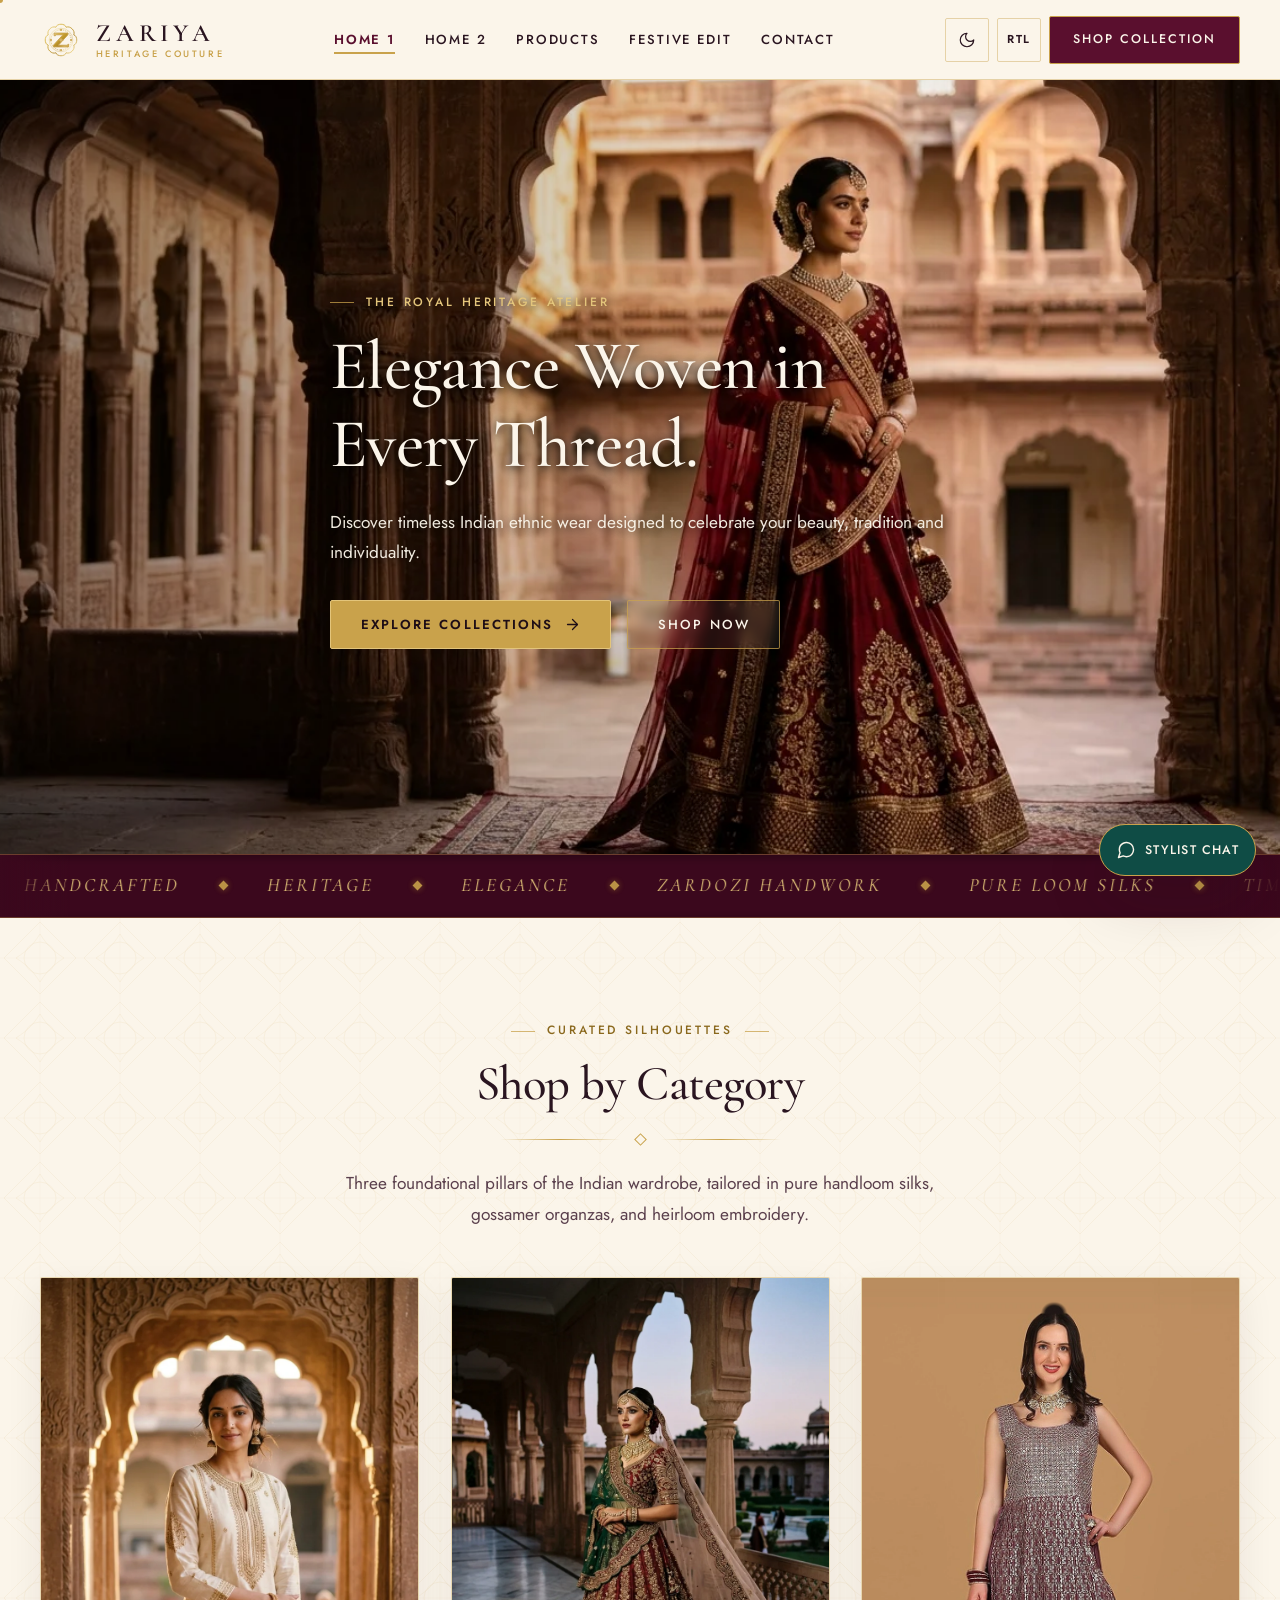
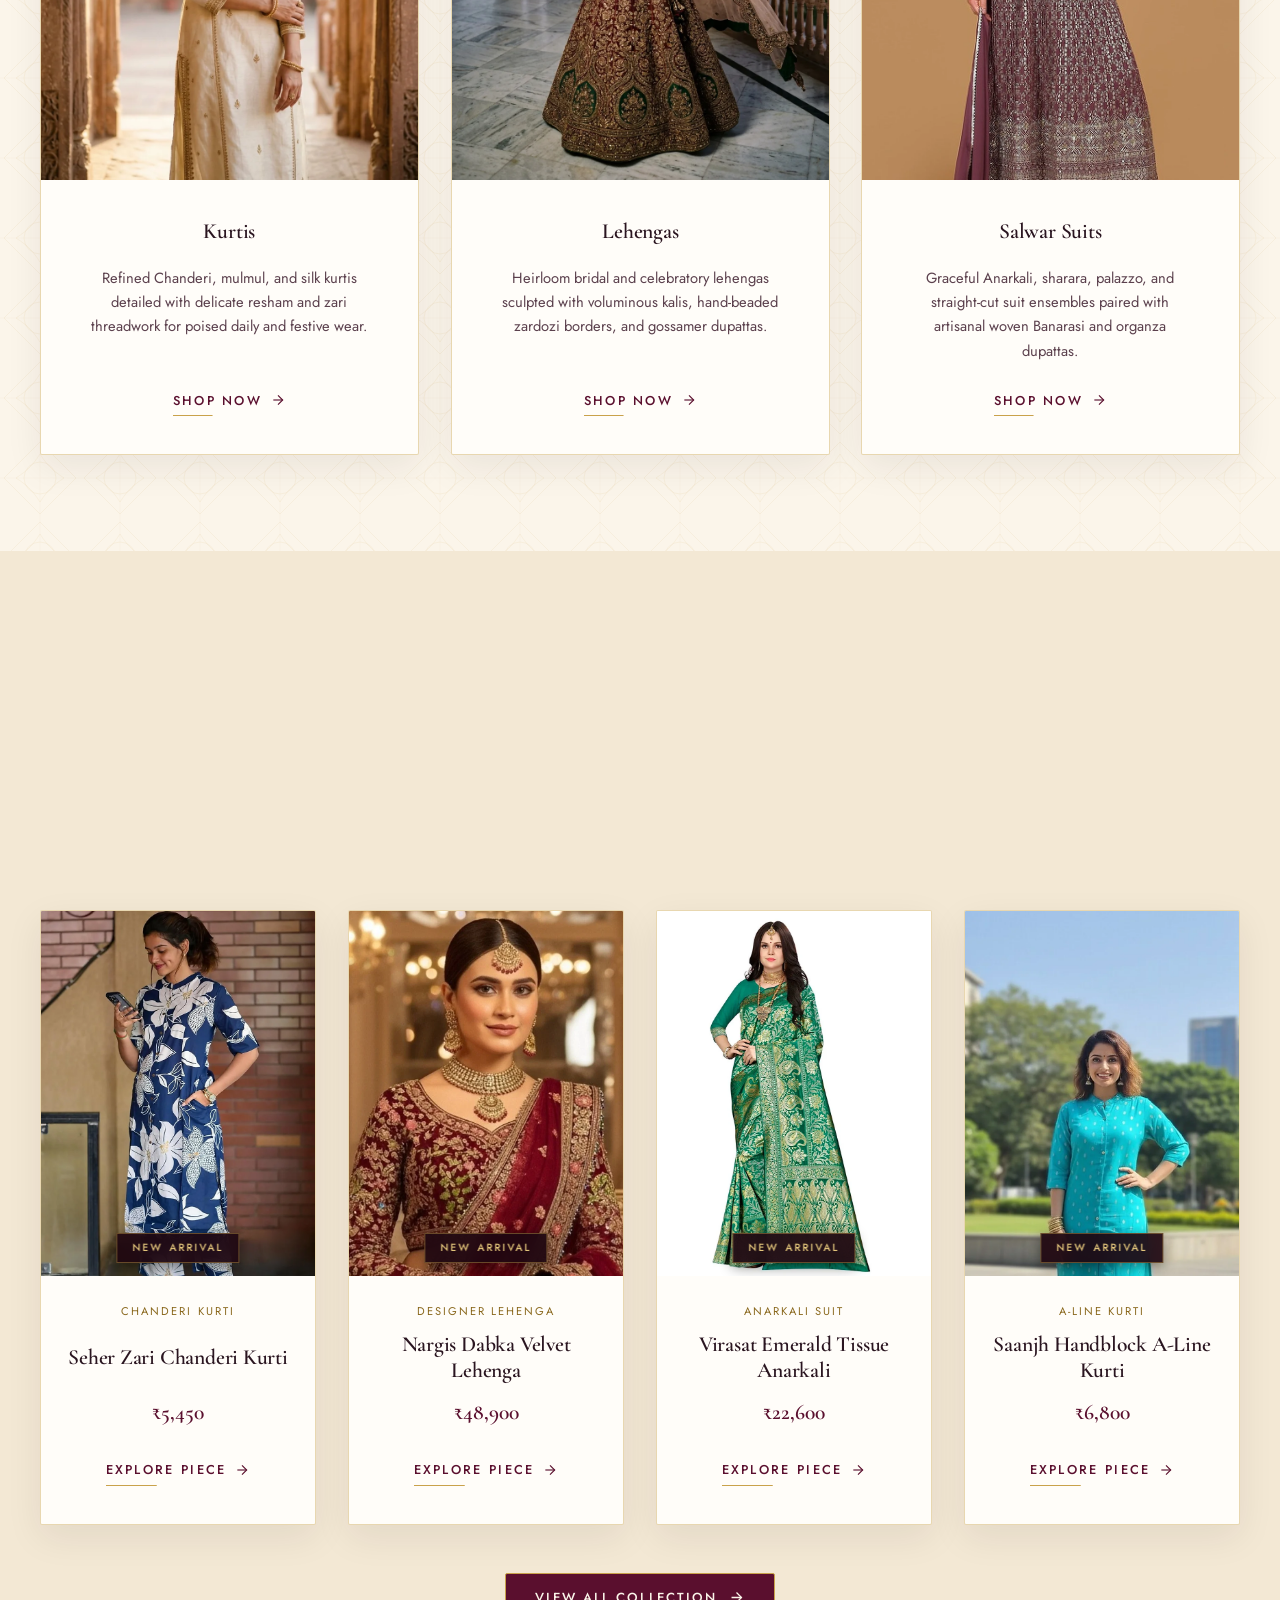
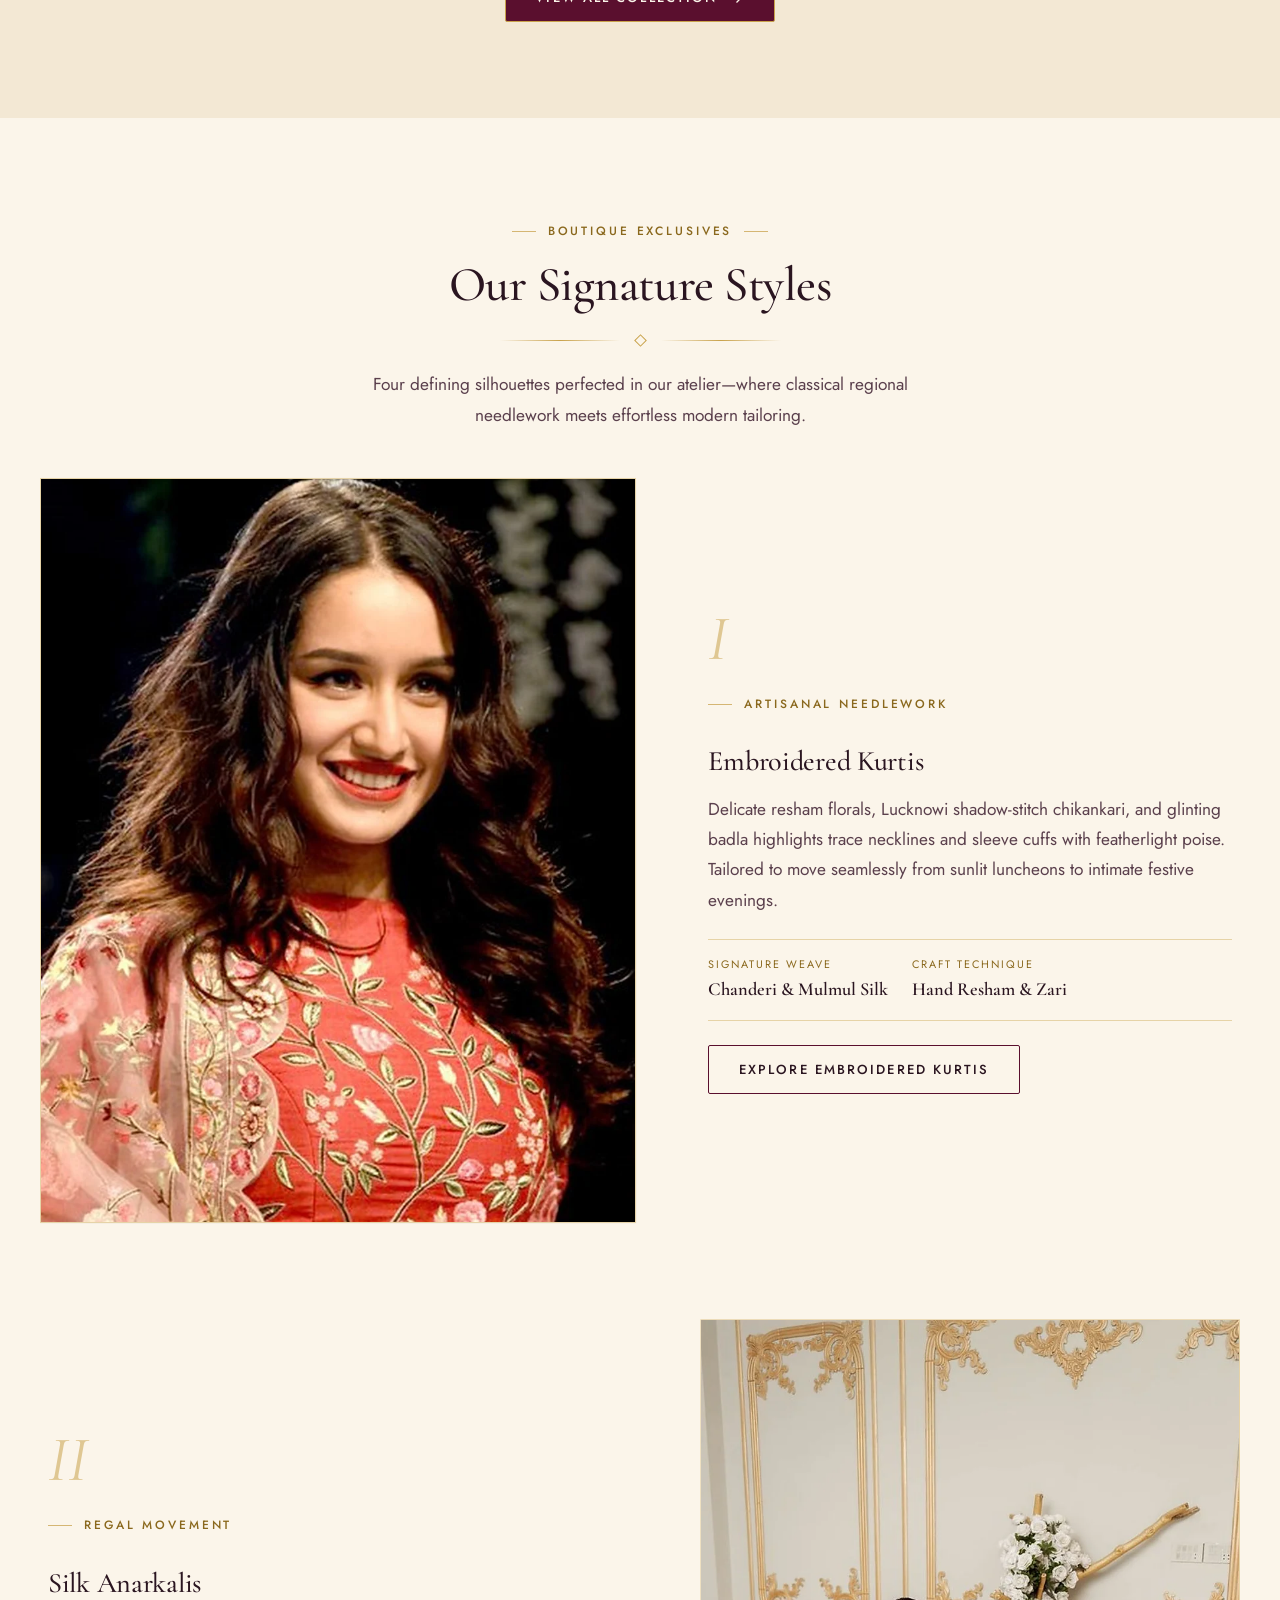
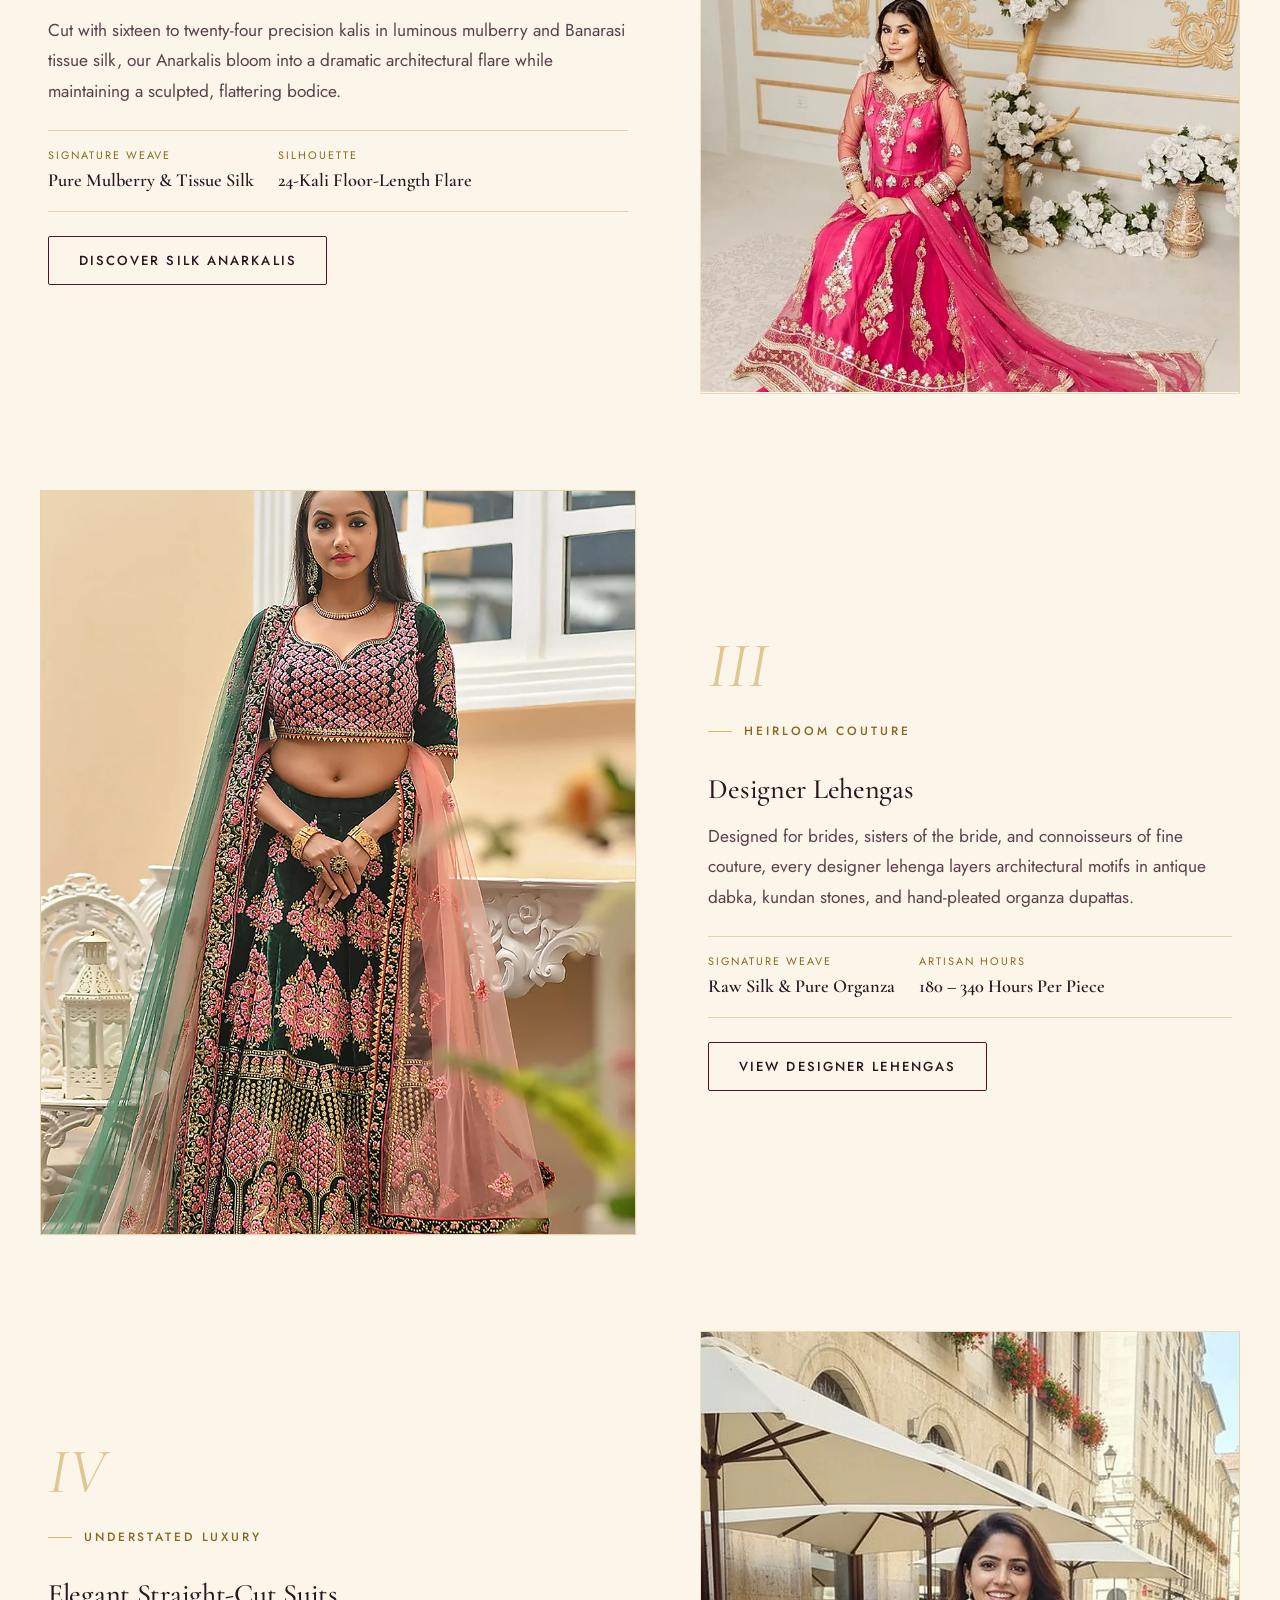
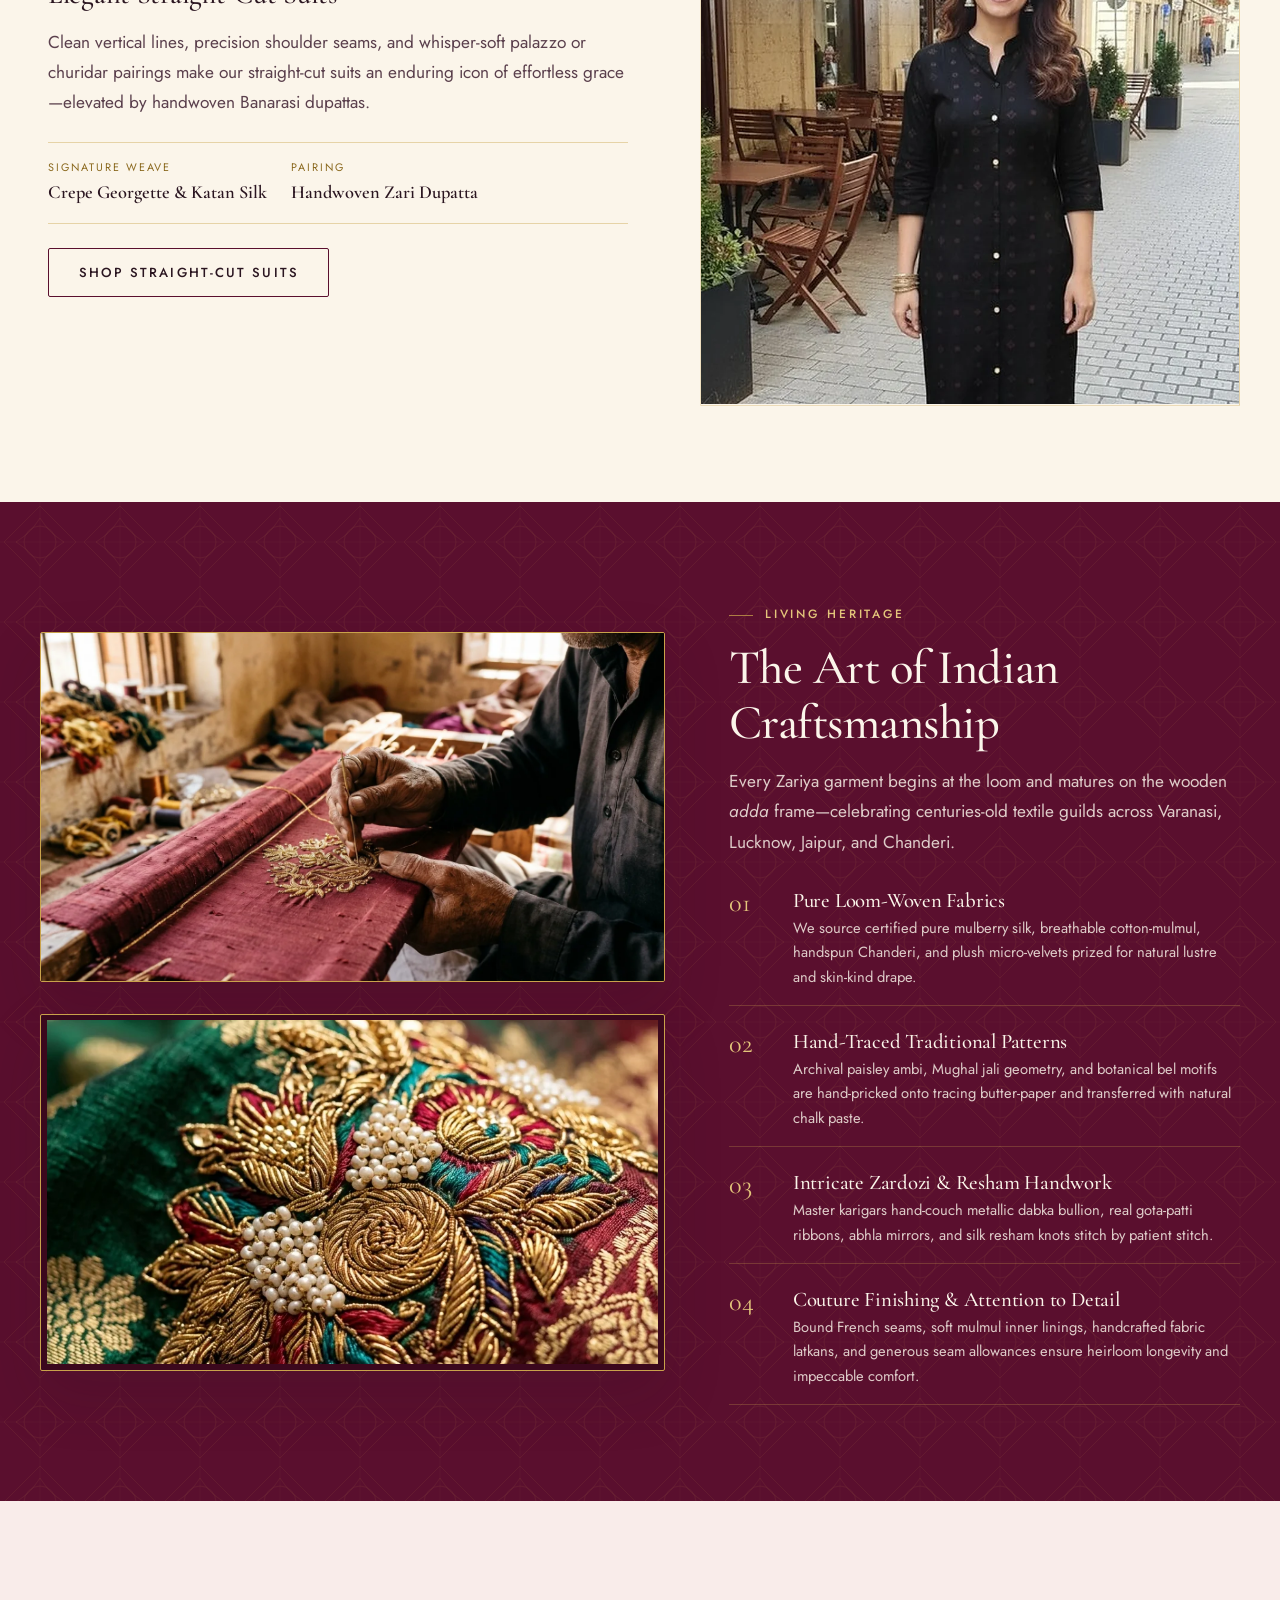
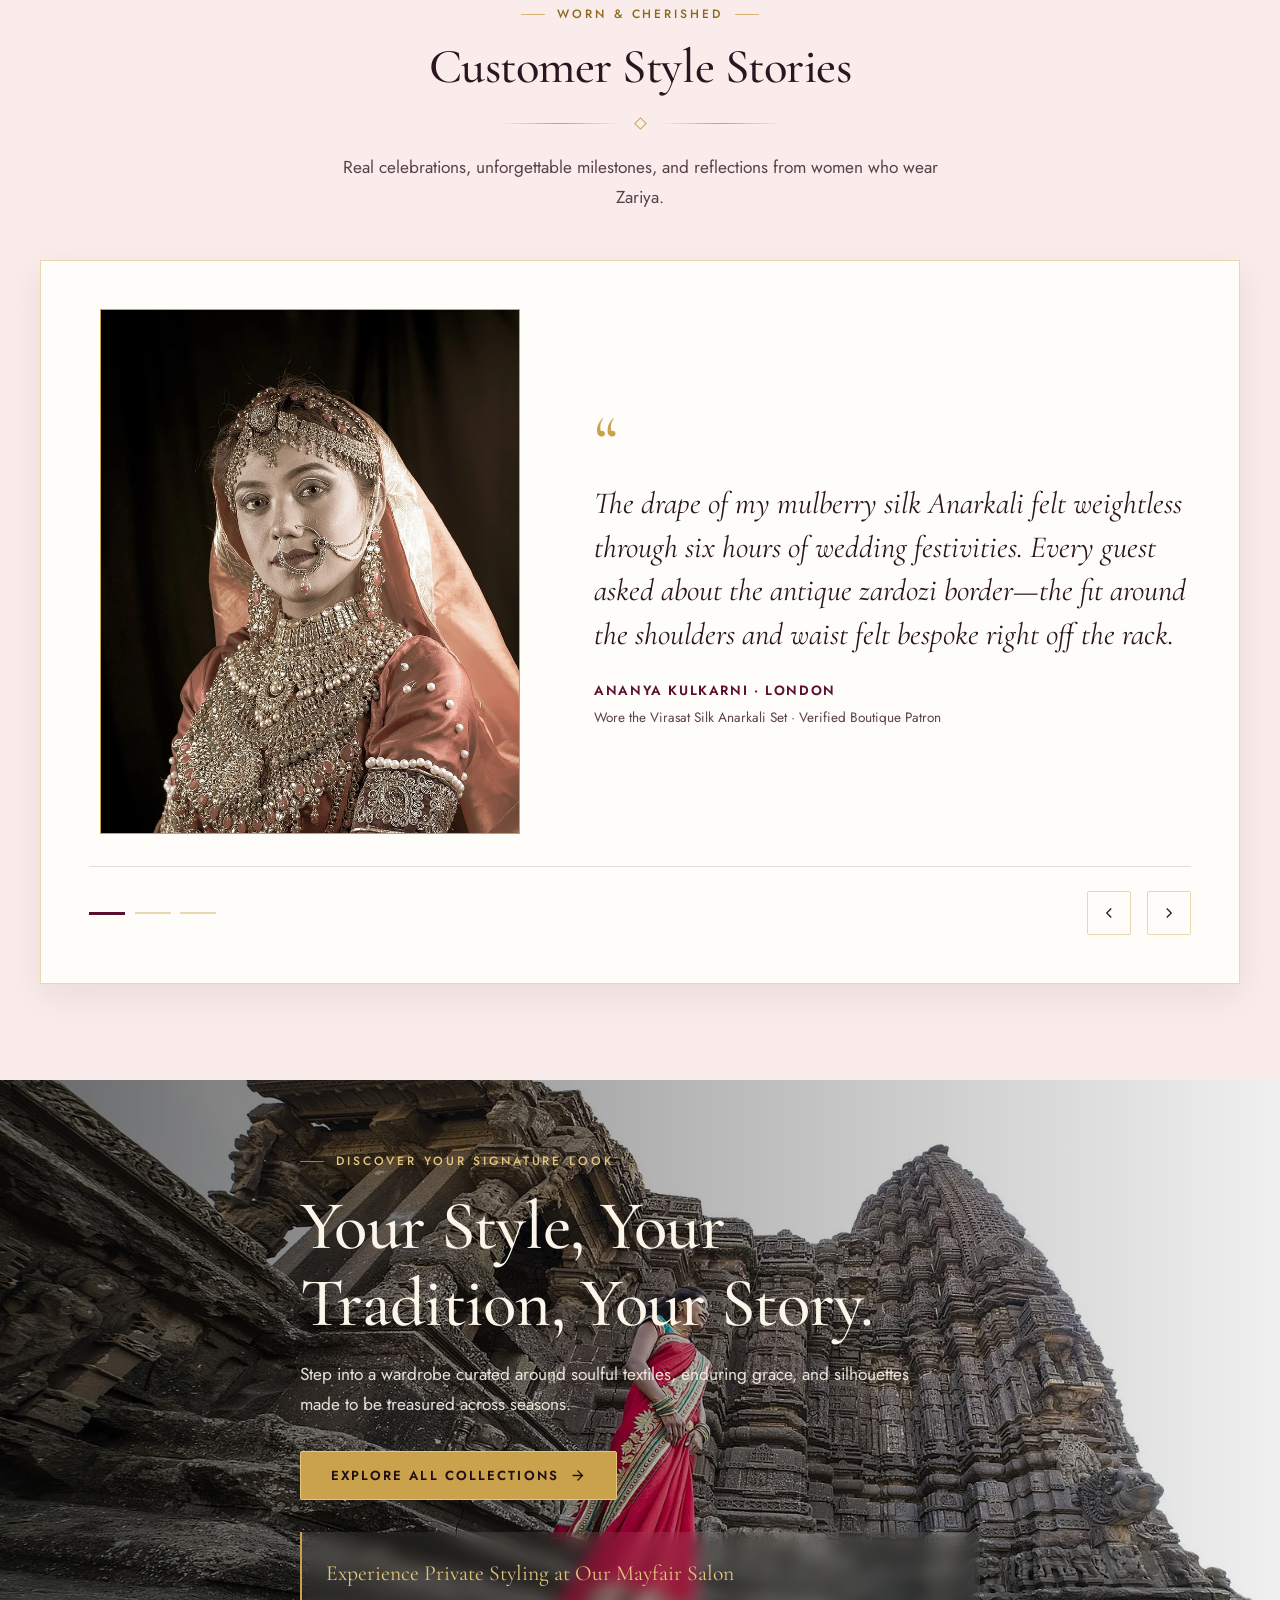
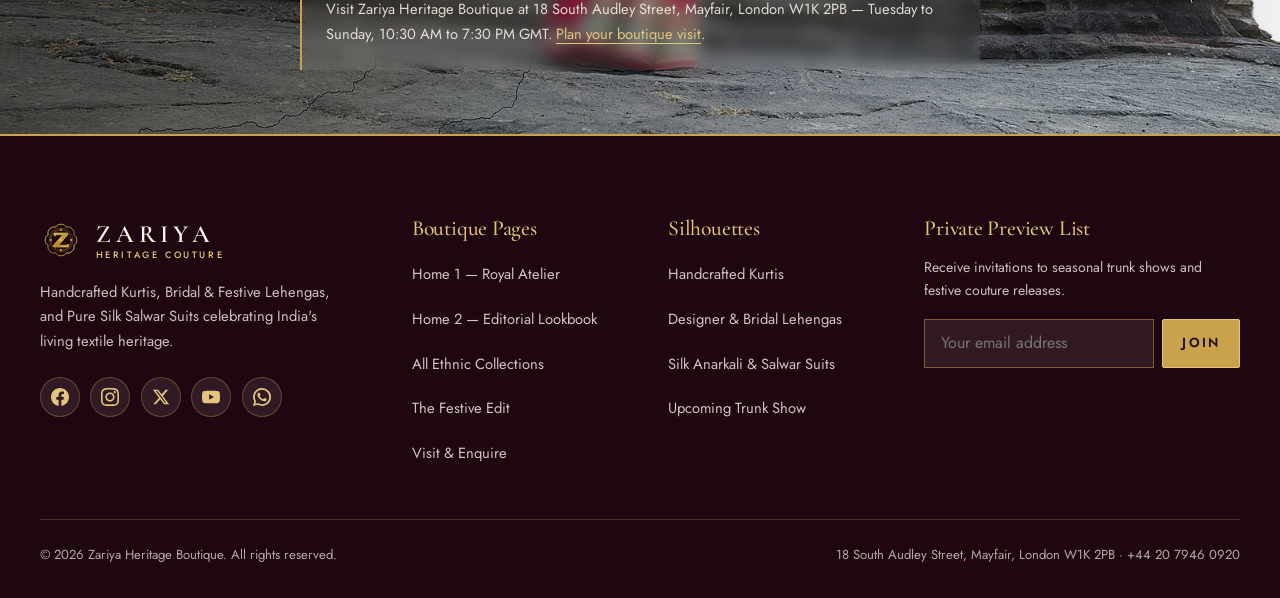
<file: index.html>
<!DOCTYPE html>
<html lang="en">
<head>
  <meta charset="UTF-8">
  <meta http-equiv="refresh" content="0; url=pages/index.html">
  <title>Zariya — Luxury Women's Ethnic Wear Boutique</title>
  <link rel="canonical" href="pages/index.html">
  <link rel="icon" type="image/svg+xml" href="assets/images/favicon.svg">
  <link rel="icon" type="image/png" sizes="32x32" href="assets/images/favicon-32x32.png">
  <link rel="shortcut icon" href="favicon.ico">
  <script>
    window.location.replace("pages/index.html");
  </script>
</head>
<body style="background:#1e0814;color:#fdfbf7;font-family:'Segoe UI',system-ui,sans-serif;display:flex;align-items:center;justify-content:center;height:100vh;margin:0;text-align:center;">
  <p style="letter-spacing:0.05em;font-size:1.1rem;">
    Entering <a href="pages/index.html" style="color:#c9a24b;text-decoration:none;border-bottom:1px solid #c9a24b;font-weight:600;">Zariya Heritage Boutique</a>...
  </p>
</body>
</html>
</file>
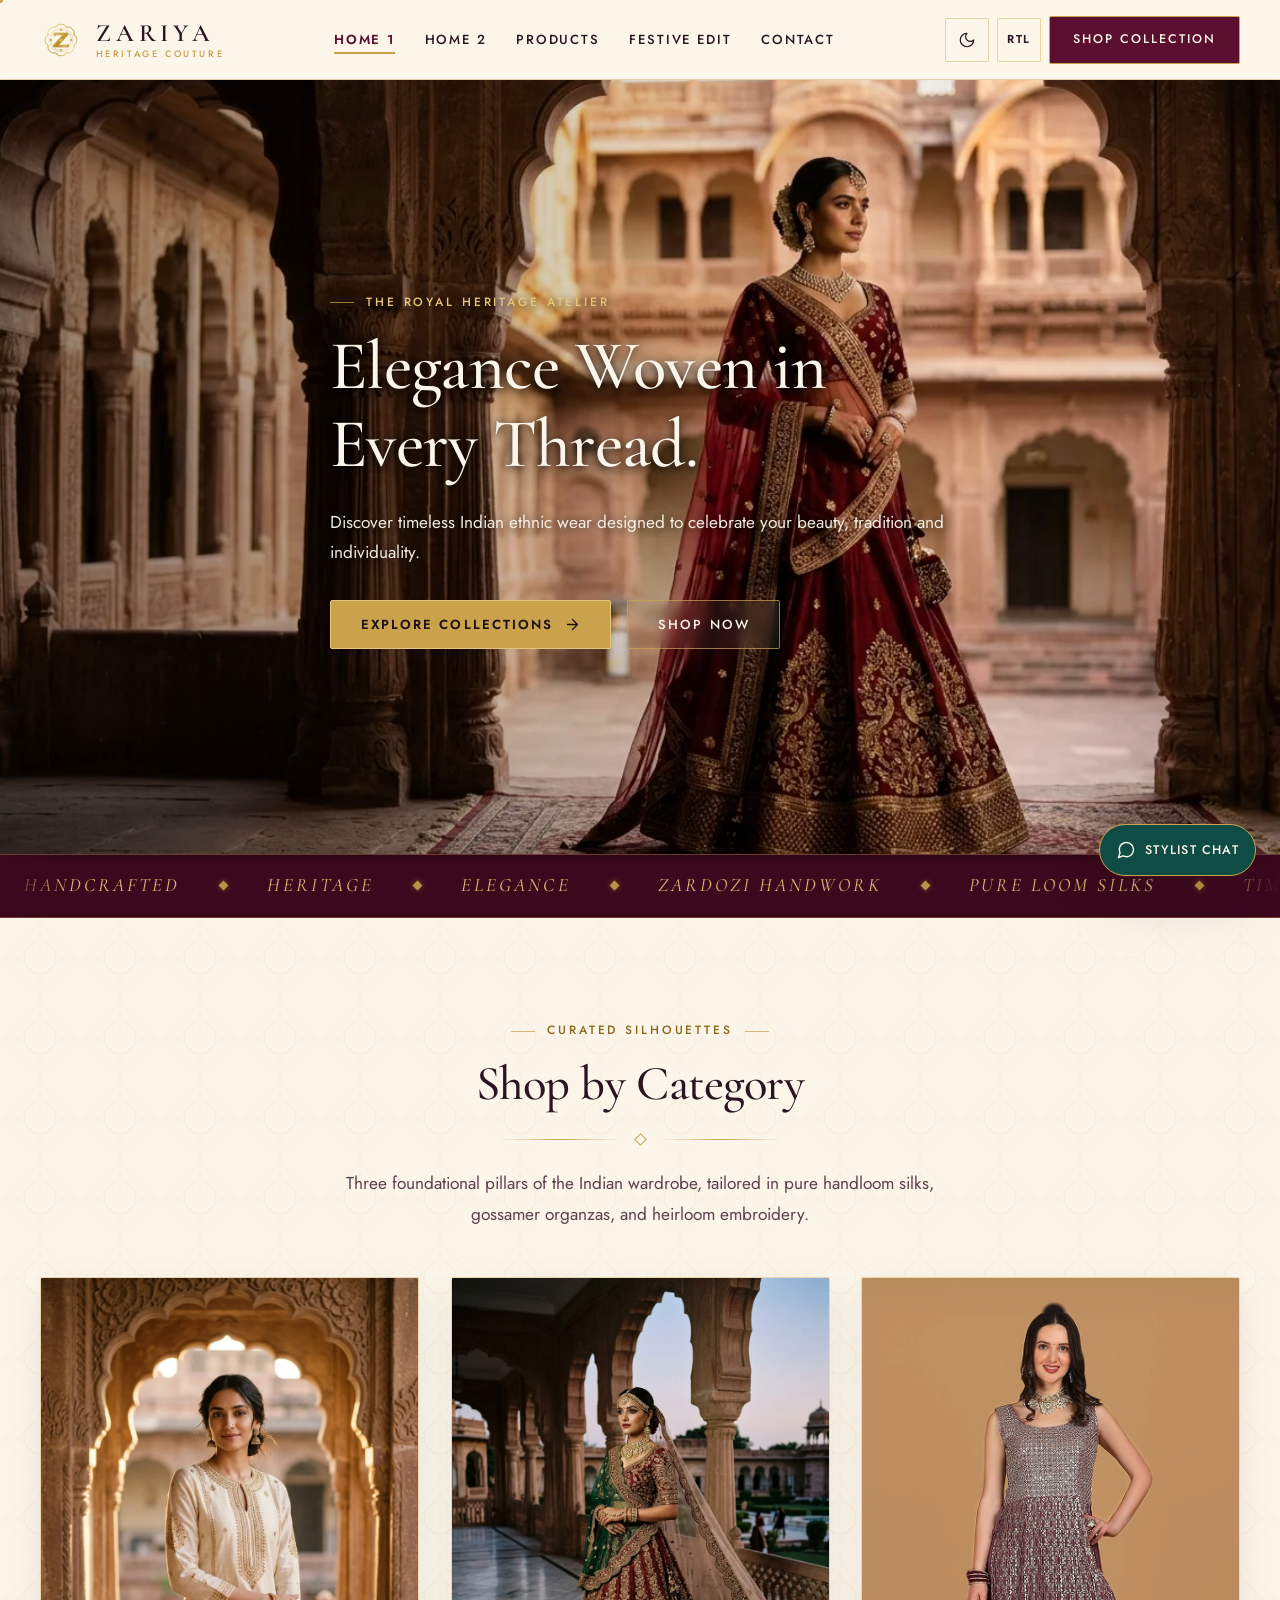
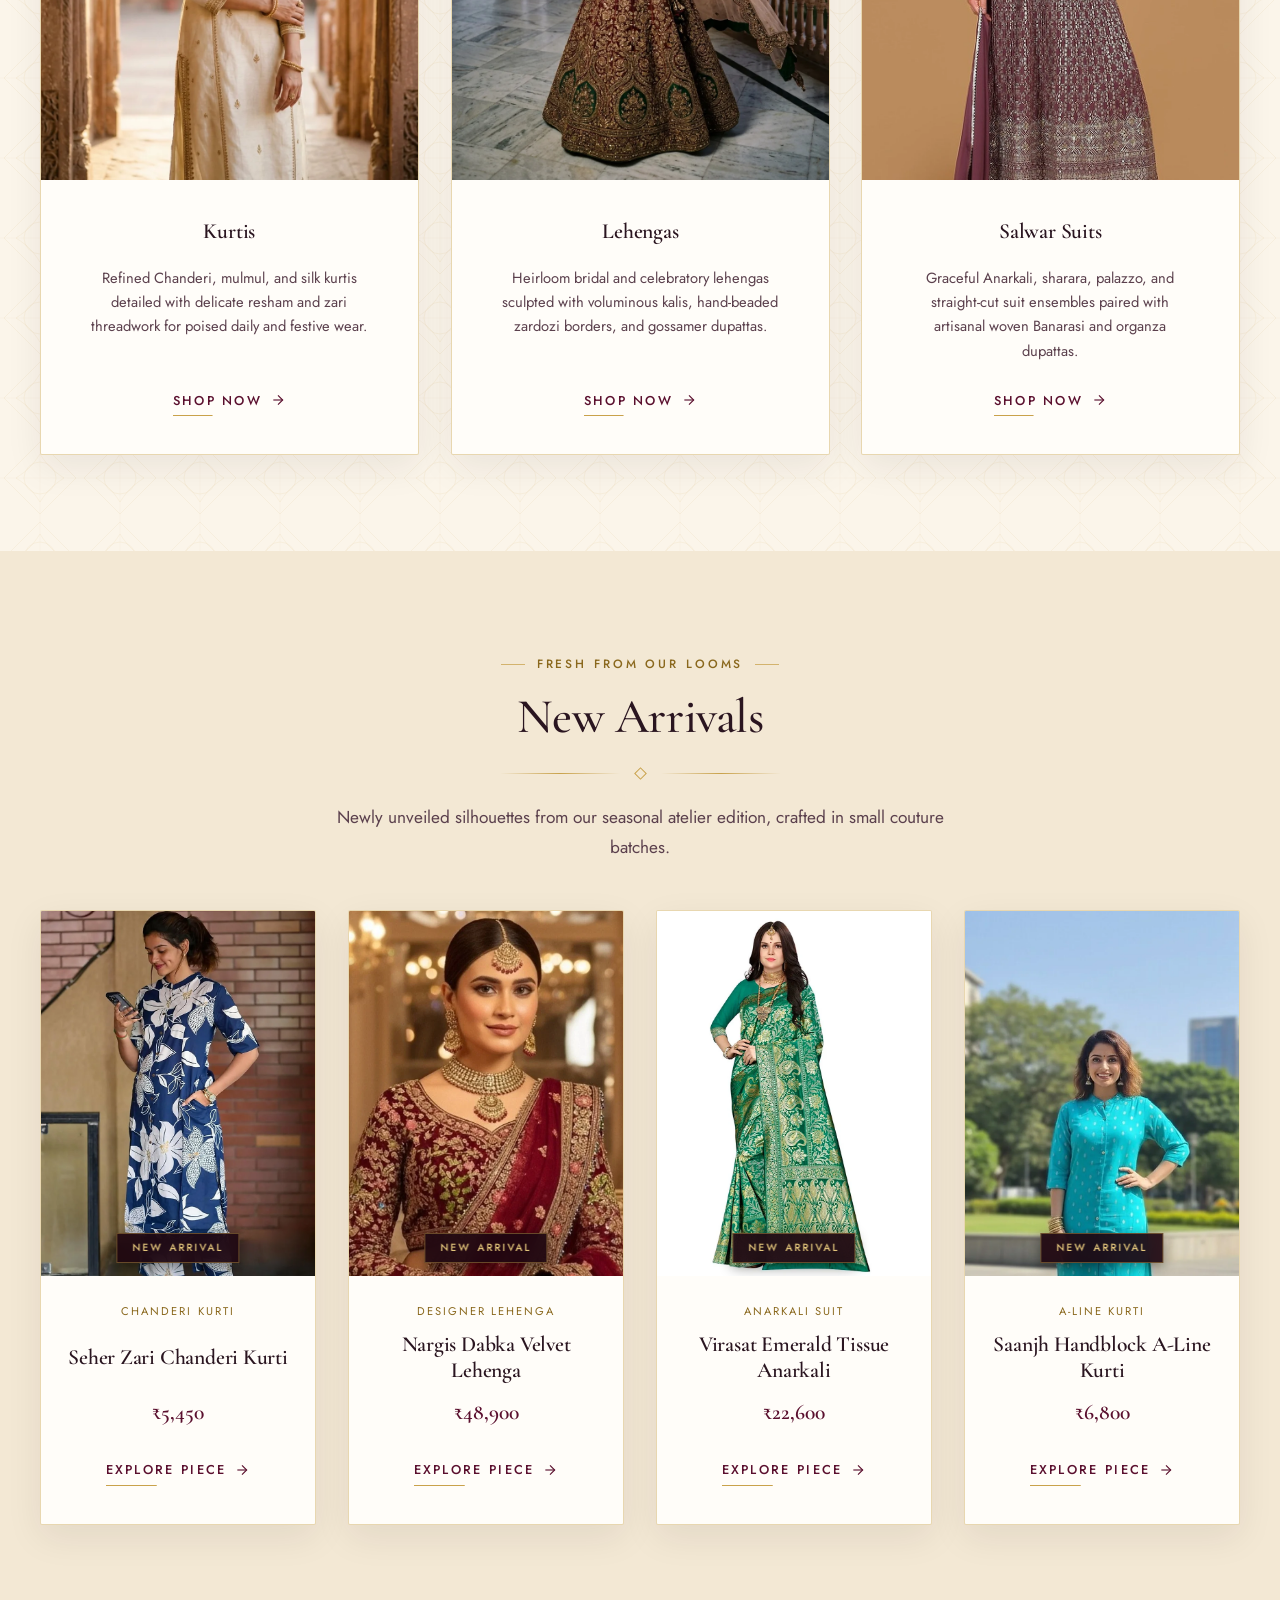
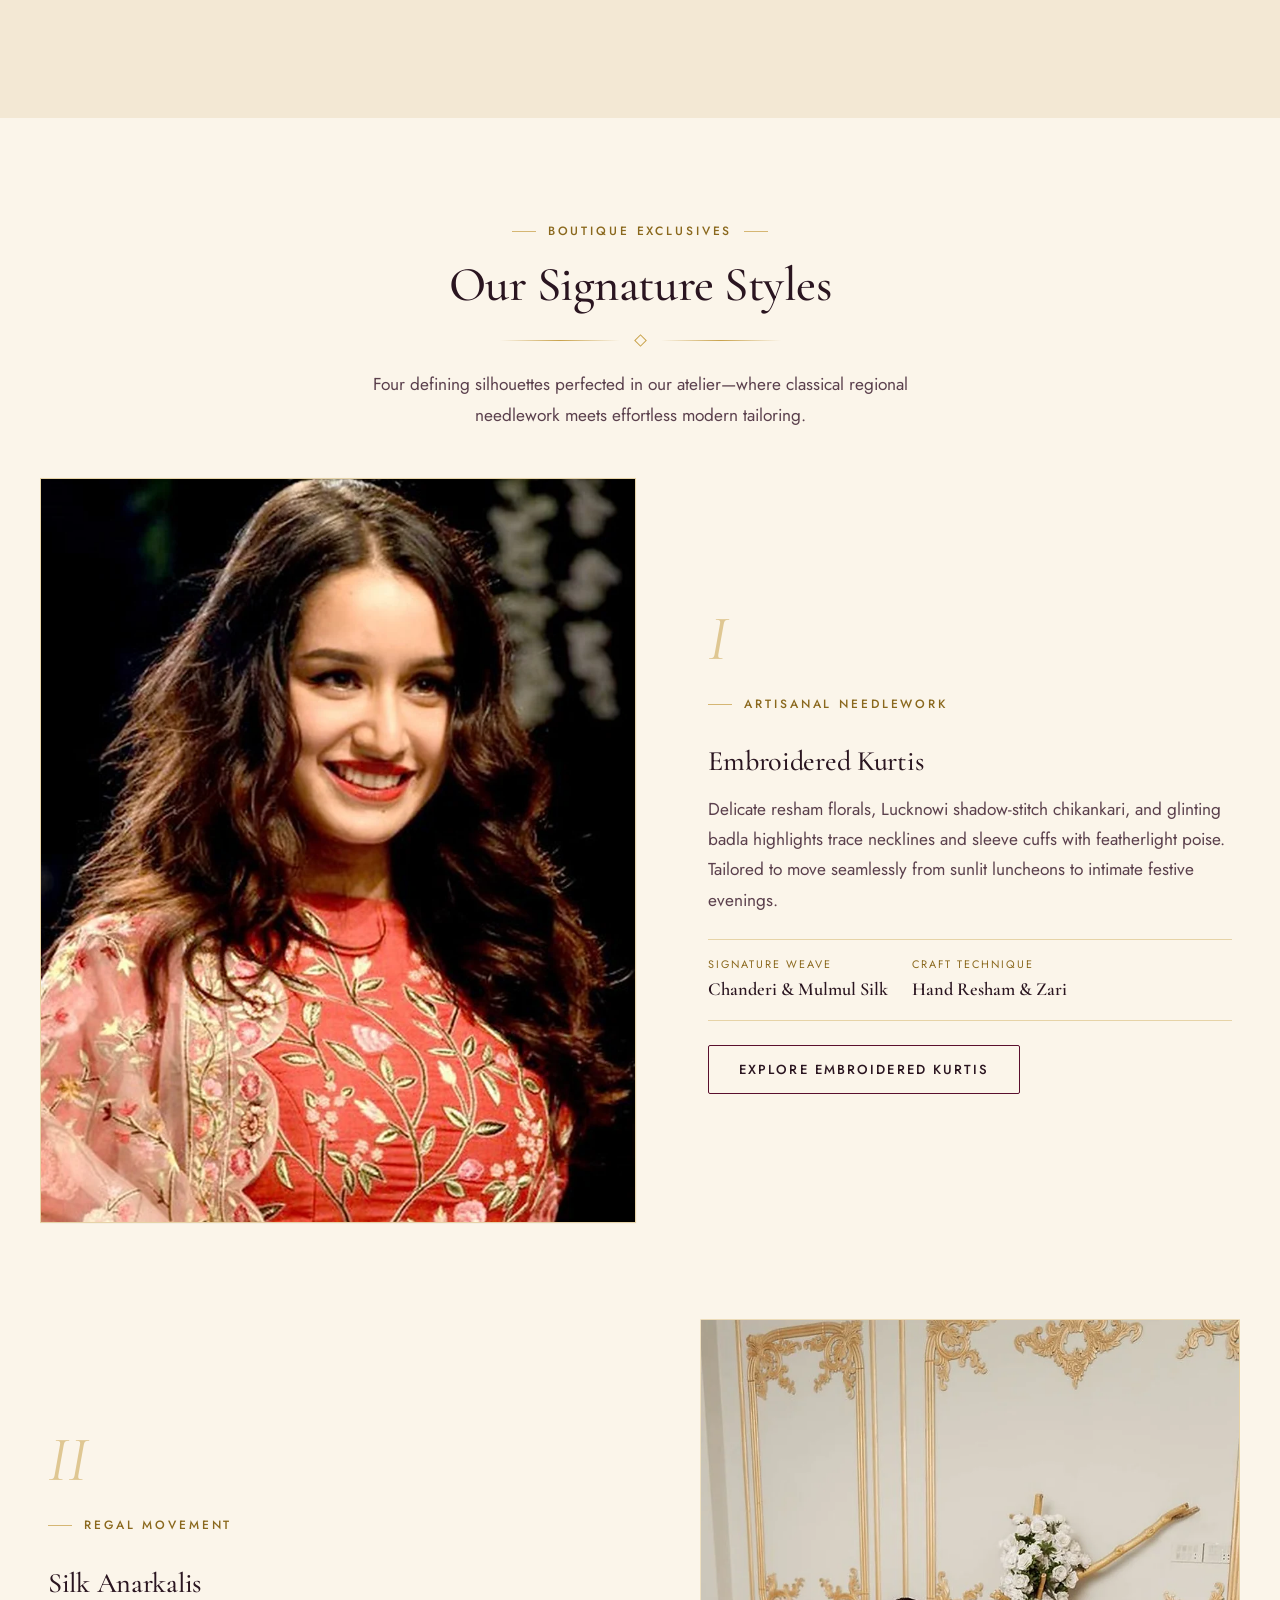
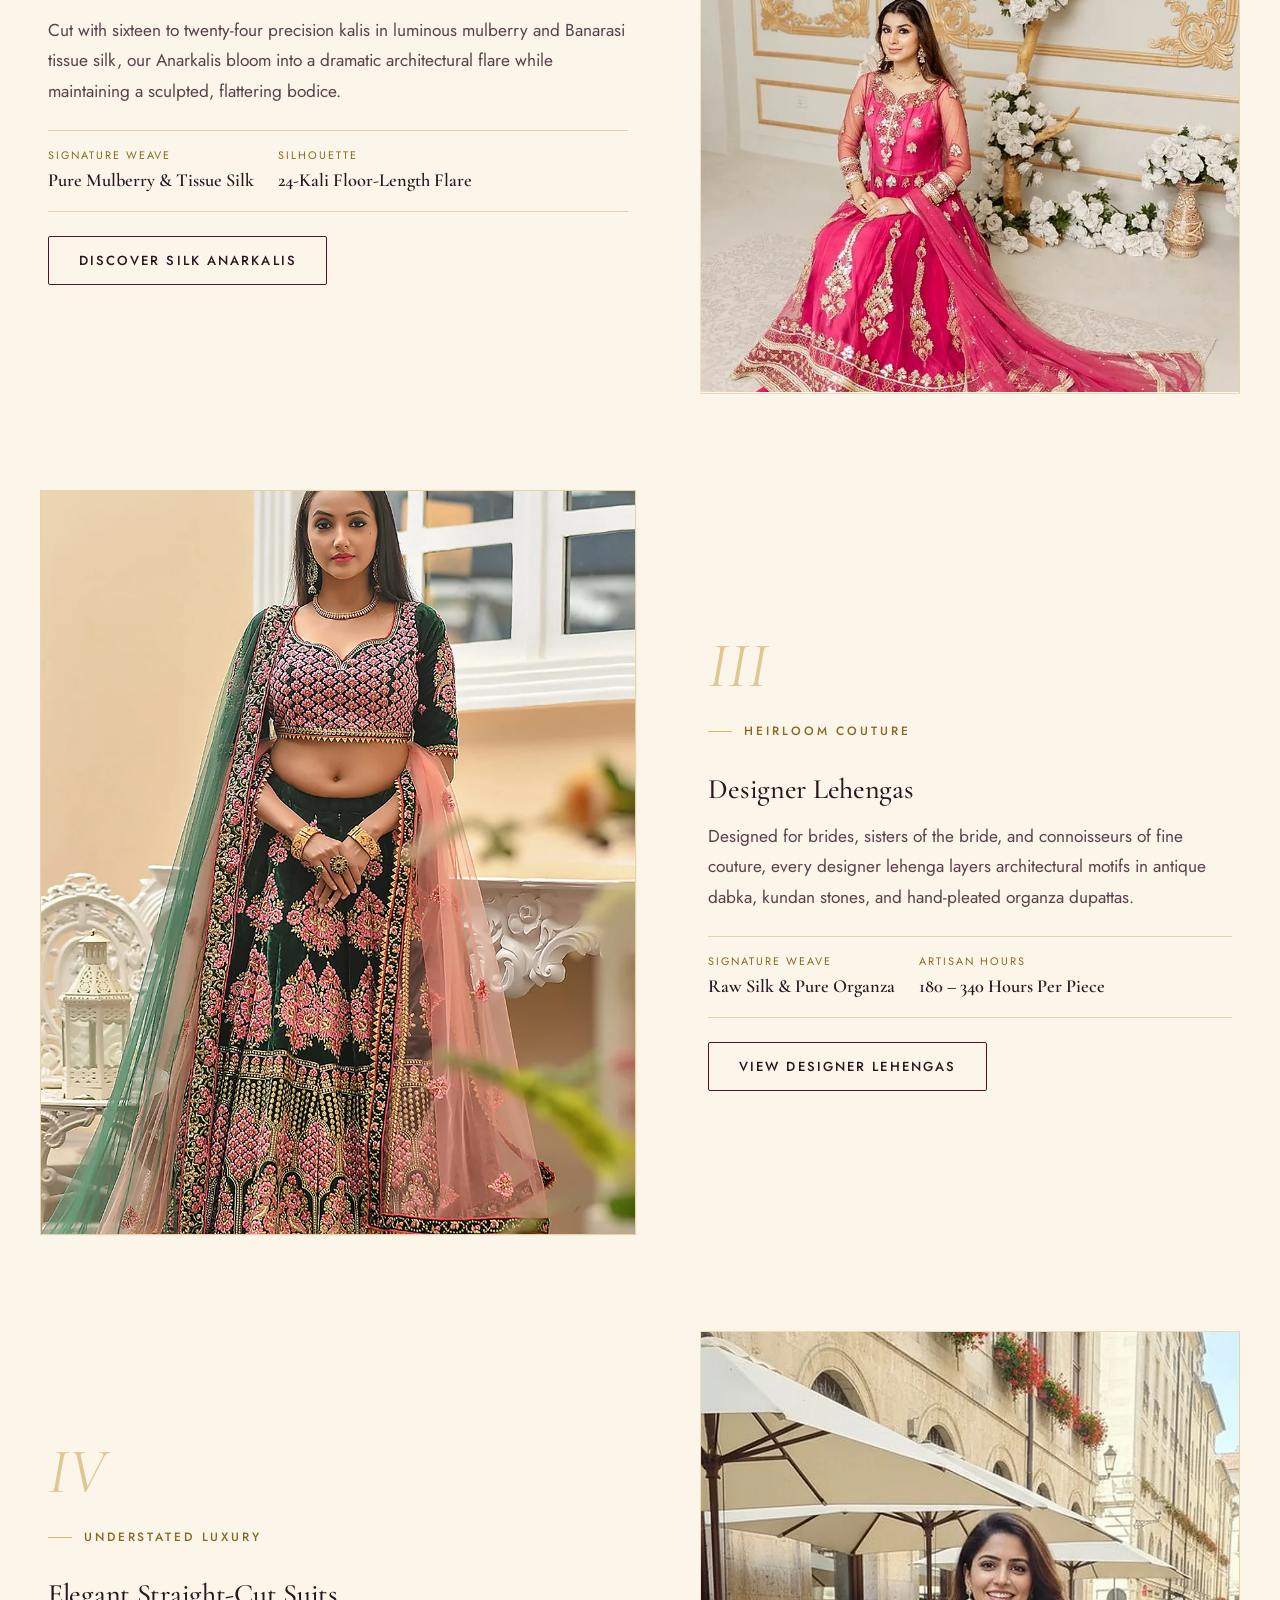
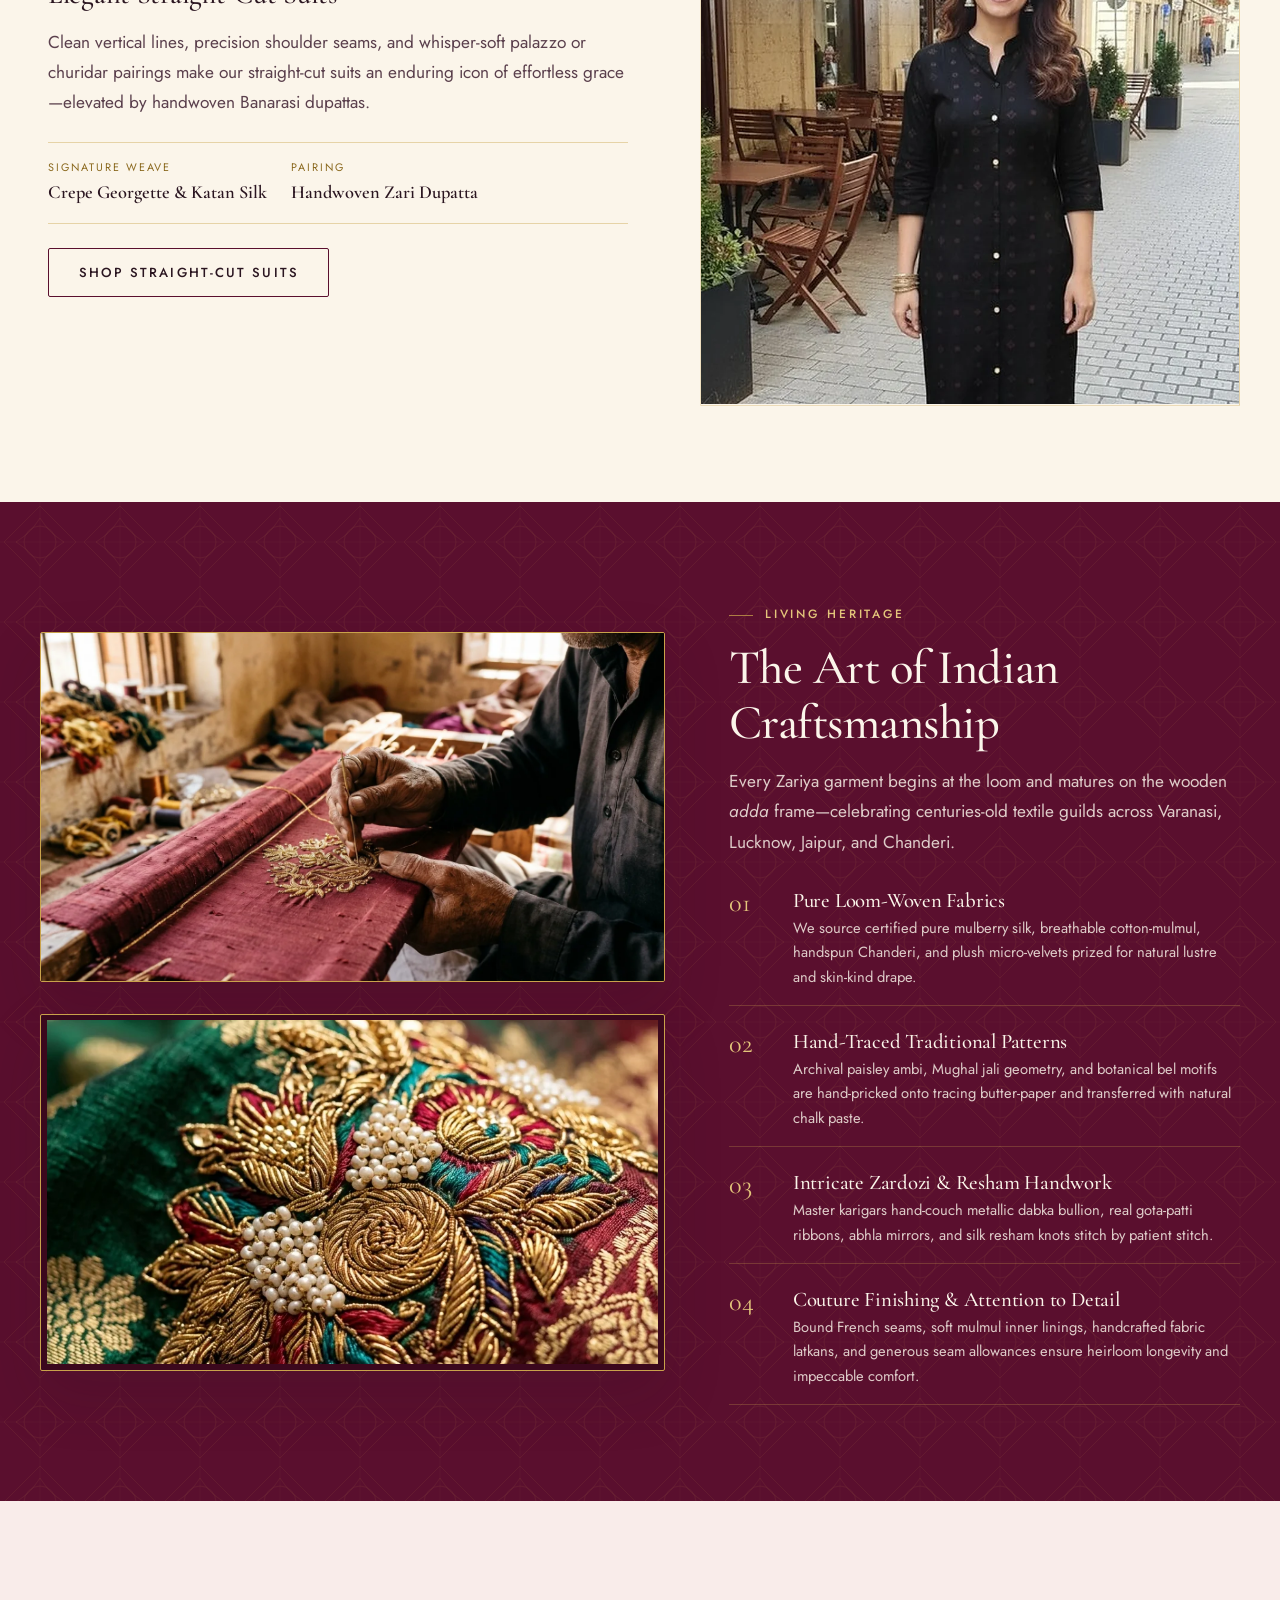
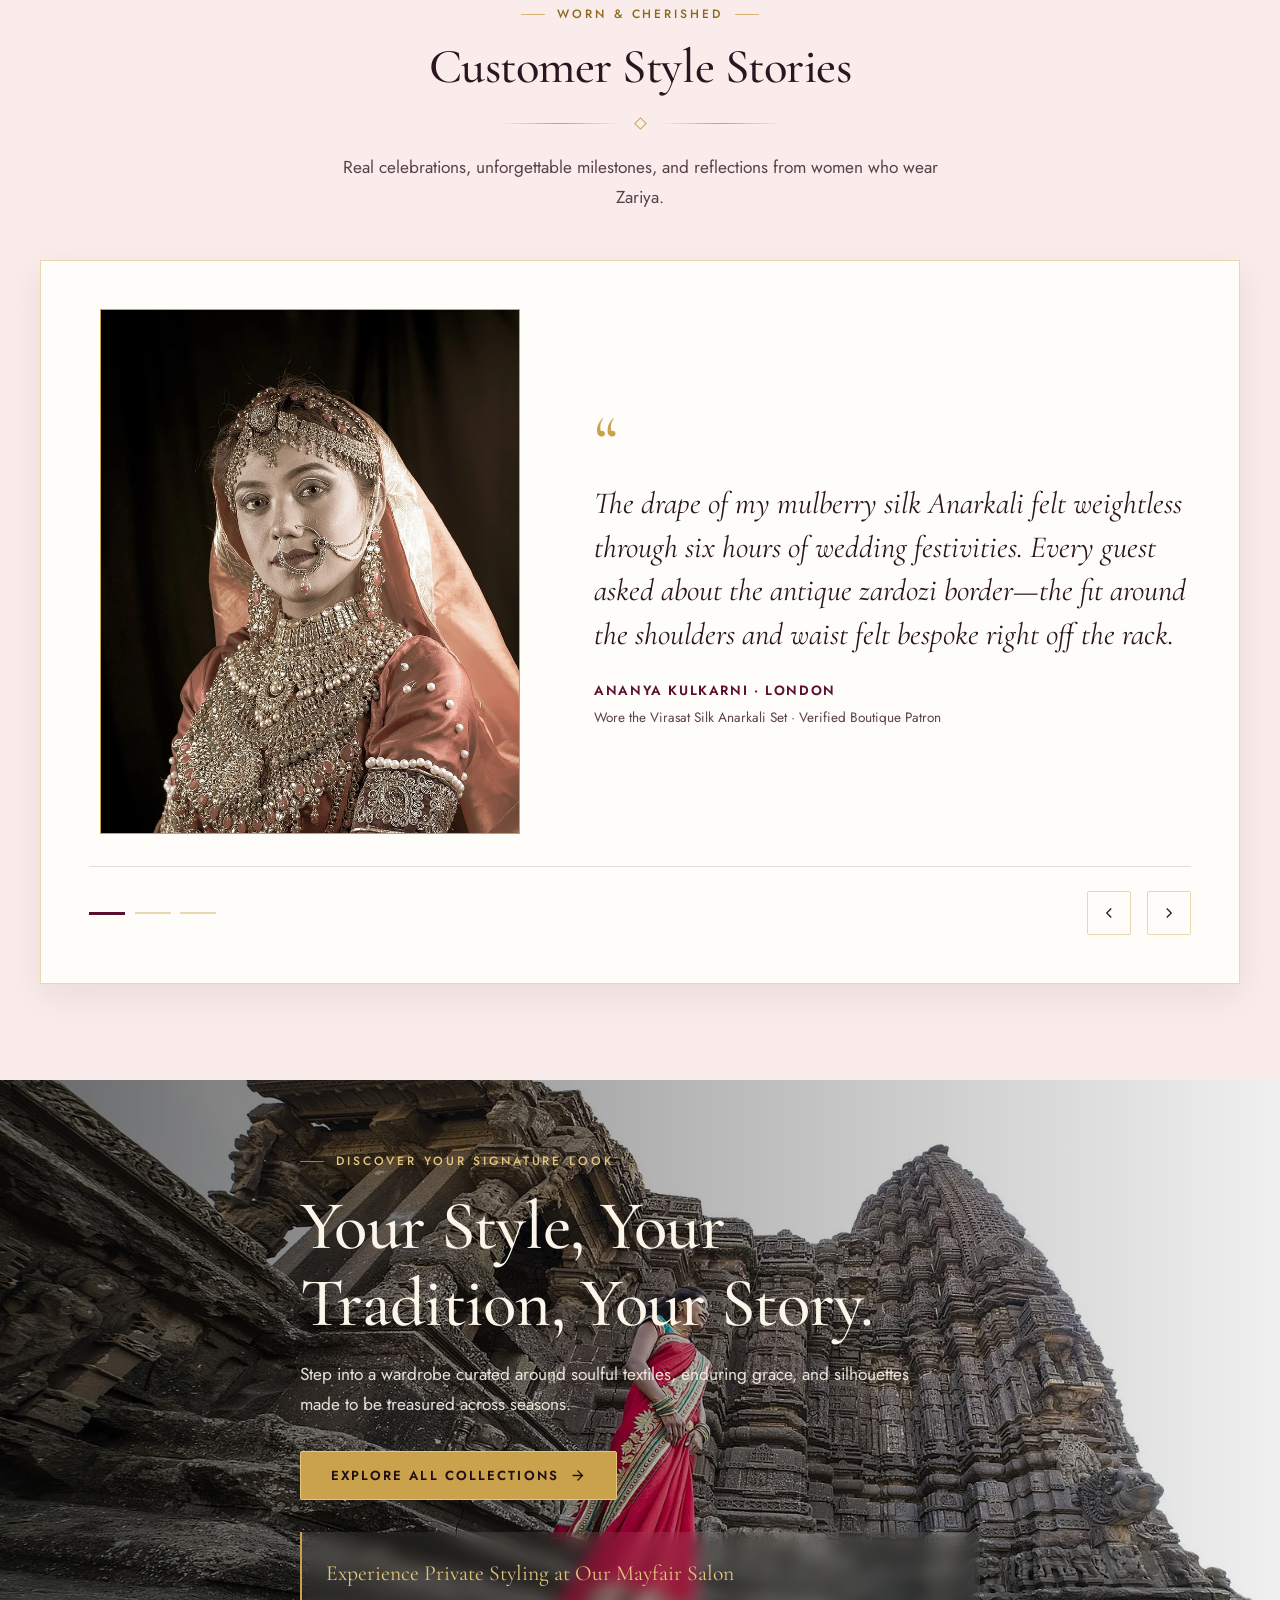
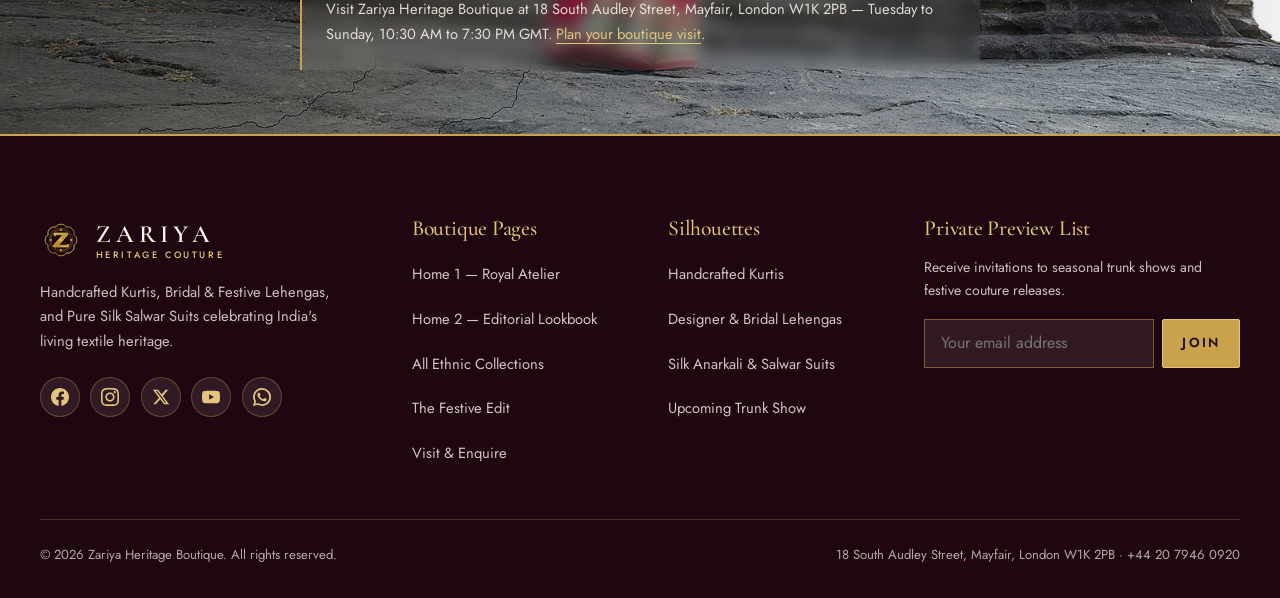
<file: pages/index.html>
<!DOCTYPE html>
<html lang="en" dir="ltr" data-theme="light">
<head>
  <meta charset="UTF-8">
  <meta name="viewport" content="width=device-width, initial-scale=1.0">
  <title>Zariya | Luxury Women's Indian Ethnic Wear Boutique</title>
  <meta name="description" content="Discover Zariya's luxury Indian ethnic wear boutique featuring handcrafted Kurtis, Bridal Lehengas, and Silk Salwar Suits woven with timeless heritage grace.">
  <meta name="robots" content="index, follow">
  <link rel="canonical" href="https://www.zariyaboutique.com/pages/index.html">

  <!-- Open Graph Metadata -->
  <meta property="og:type" content="website">
  <meta property="og:site_name" content="Zariya Heritage Boutique">
  <meta property="og:title" content="Zariya | Elegance Woven in Every Thread">
  <meta property="og:description" content="Discover timeless Indian ethnic wear designed to celebrate your beauty, tradition and individuality.">
  <meta property="og:url" content="https://www.zariyaboutique.com/pages/index.html">
  <meta property="og:image" content="../assets/images/home1-hero-model.jpg">

  <!-- Prevent Theme / RTL Flash Before First Paint -->
  <script>
    (function () {
      try {
        var t = localStorage.getItem('zariya-theme');
        if (!t && window.matchMedia && window.matchMedia('(prefers-color-scheme: dark)').matches) t = 'dark';
        if (t) document.documentElement.setAttribute('data-theme', t);
        var d = localStorage.getItem('zariya-dir');
        if (d) document.documentElement.setAttribute('dir', d);
      } catch (e) {}
    })();
  </script>

  <!-- Google Fonts (Max 3: Cormorant Garamond, Jost, Pinyon Script) -->
  <link rel="preconnect" href="https://fonts.googleapis.com">
  <link rel="preconnect" href="https://fonts.gstatic.com" crossorigin>
  <link href="https://fonts.googleapis.com/css2?family=Cormorant+Garamond:ital,wght@0,400;0,500;0,600;0,700;1,400;1,600&family=Jost:wght@300;400;500;600&family=Pinyon+Script&display=swap" rel="stylesheet">

    <!-- Favicon (Matching Brand Logo) -->
  <link rel="icon" type="image/svg+xml" href="../assets/images/favicon.svg">
  <link rel="icon" type="image/png" sizes="32x32" href="../assets/images/favicon-32x32.png">
  <link rel="icon" type="image/png" sizes="16x16" href="../assets/images/favicon-16x16.png">
  <link rel="apple-touch-icon" sizes="180x180" href="../assets/images/apple-touch-icon.png">
  <link rel="shortcut icon" href="../assets/images/favicon.ico">

  <!-- Stylesheets -->
  <!-- Core Base Stylesheet -->
  <link rel="stylesheet" href="../assets/css/style.css">

  <!-- Isolated Viewport Stylesheets: Mobile (<768px), Tab (768px-1023px), 1024+ Views -->
  <link rel="stylesheet" href="../assets/css/mobile.css" media="(max-width: 767.98px)">
  <link rel="stylesheet" href="../assets/css/tablet.css" media="(min-width: 768px) and (max-width: 1023.98px)">
  <link rel="stylesheet" href="../assets/css/desktop-1024.css" media="(min-width: 1024px)">
  <link rel="stylesheet" href="../assets/css/dark-mode.css">
  <link rel="stylesheet" href="../assets/css/rtl.css">

  <!-- JSON-LD Structured Data: ClothingStore / LocalBusiness -->
  <!-- TODO: Replace placeholder address, telephone, and URLs with live store details -->
  <script type="application/ld+json">
  {
    "@context": "https://schema.org",
    "@type": "ClothingStore",
    "name": "Zariya Heritage Boutique",
    "description": "Luxury Women's Indian Ethnic Wear Boutique specializing in handcrafted Kurtis, Bridal & Festive Lehengas, and Silk Salwar Suits.",
    "url": "https://www.zariyaboutique.com/pages/index.html",
    "telephone": "+44-20-7946-0920",
    "email": "concierge@zariyaboutique.com",
    "priceRange": "₹₹₹",
    "address": {
      "@type": "PostalAddress",
      "streetAddress": "18 South Audley Street, Mayfair",
      "addressLocality": "London",
      "addressRegion": "Greater London",
      "postalCode": "W1K 2PB",
      "addressCountry": "GB"
    },
    "openingHoursSpecification": [
      {
        "@type": "OpeningHoursSpecification",
        "dayOfWeek": ["Tuesday", "Wednesday", "Thursday", "Friday", "Saturday", "Sunday"],
        "opens": "10:30",
        "closes": "19:30"
      }
    ]
  }
  </script>
</head>
<body>
  <!-- Accessible Skip Navigation Link -->


  <!-- Brand Monogram Preloader -->
  <div class="preloader" aria-hidden="true">
    <svg class="preloader__crest" viewBox="0 0 80 80" fill="none" stroke="currentColor" stroke-width="1.4">
      <defs>
        <linearGradient id="preloader-gold" x1="0%" y1="0%" x2="100%" y2="100%">
          <stop offset="0%" stop-color="#F5E4B2"/>
          <stop offset="28%" stop-color="#D4AF37"/>
          <stop offset="65%" stop-color="#AA8022"/>
          <stop offset="85%" stop-color="#E8CA72"/>
          <stop offset="100%" stop-color="#C9A24B"/>
        </linearGradient>
      </defs>
      <g transform="scale(1.25)">
        <path d="M 24.0 12.6 C 26.1 6.4, 37.9 6.4, 40.0 12.6 C 45.9 9.7, 54.3 18.1, 51.4 24.0 C 57.6 26.1, 57.6 37.9, 51.4 40.0 C 54.3 45.9, 45.9 54.3, 40.0 51.4 C 37.9 57.6, 26.1 57.6, 24.0 51.4 C 18.1 54.3, 9.7 45.9, 12.6 40.0 C 6.4 37.9, 6.4 26.1, 12.6 24.0 C 9.7 18.1, 18.1 9.7, 24.0 12.6 Z" fill="none" stroke="url(#preloader-gold)" stroke-width="1.3" stroke-linejoin="round"/>
        <circle cx="32" cy="32" r="18" fill="none" stroke="url(#preloader-gold)" stroke-width="0.75" stroke-opacity="0.6"/>
        <circle cx="32" cy="32" r="15.5" fill="none" stroke="url(#preloader-gold)" stroke-width="0.8" stroke-dasharray="0.8 2.5"/>
        <circle cx="32" cy="16.5" r="1" fill="url(#preloader-gold)"/>
        <circle cx="32" cy="47.5" r="1" fill="url(#preloader-gold)"/>
        <circle cx="16.5" cy="32" r="1" fill="url(#preloader-gold)"/>
        <circle cx="47.5" cy="32" r="1" fill="url(#preloader-gold)"/>
        <path d="M 21.5 25.5 L 21.5 21.5 L 42.5 21.5 L 42.5 24.0 L 28.0 40.0 L 42.5 40.0 L 42.5 38.5 L 43.5 38.5 L 43.5 42.5 L 20.5 42.5 L 20.5 40.0 L 35.0 24.0 L 23.5 24.0 L 23.5 25.5 Z" fill="url(#preloader-gold)"/>
        <polygon points="32,29.2 33.4,31.4 35.6,32 33.4,32.6 32,34.8 30.6,32.6 28.4,32 30.6,31.4" fill="url(#preloader-gold)"/>
      </g>
    </svg>
    <span class="preloader__label">Zariya Couture</span>
  </div>

  <!-- Smooth Page Transition Veil & Desktop Gold Ring Cursor -->
  <div class="page-veil" aria-hidden="true"></div>
  <div class="cursor-dot" aria-hidden="true"></div>
  <div class="cursor-ring" aria-hidden="true"></div>

  <!-- =====================================================================
       SITE HEADER & NAVIGATION
       ===================================================================== -->
  <header class="site-header">
    <div class="container header-inner">
      <a href="index.html" class="brand-logo" aria-label="Zariya Heritage Boutique — Home 1">
        <svg class="brand-logo__mark" viewBox="0 0 64 64" fill="none" stroke="currentColor" stroke-width="1.4" aria-hidden="true">
          <defs>
            <linearGradient id="logo-gold" x1="0%" y1="0%" x2="100%" y2="100%">
              <stop offset="0%" stop-color="#F5E4B2"/>
              <stop offset="28%" stop-color="#D4AF37"/>
              <stop offset="65%" stop-color="#AA8022"/>
              <stop offset="85%" stop-color="#E8CA72"/>
              <stop offset="100%" stop-color="#C9A24B"/>
            </linearGradient>
            <linearGradient id="logo-gleam" x1="0%" y1="50%" x2="100%" y2="50%">
              <stop offset="0%" stop-color="#E7CE82"/>
              <stop offset="50%" stop-color="#FFF3D1"/>
              <stop offset="100%" stop-color="#C9A24B"/>
            </linearGradient>
          </defs>
          <path d="M 24.0 12.6 C 26.1 6.4, 37.9 6.4, 40.0 12.6 C 45.9 9.7, 54.3 18.1, 51.4 24.0 C 57.6 26.1, 57.6 37.9, 51.4 40.0 C 54.3 45.9, 45.9 54.3, 40.0 51.4 C 37.9 57.6, 26.1 57.6, 24.0 51.4 C 18.1 54.3, 9.7 45.9, 12.6 40.0 C 6.4 37.9, 6.4 26.1, 12.6 24.0 C 9.7 18.1, 18.1 9.7, 24.0 12.6 Z" fill="none" stroke="url(#logo-gold)" stroke-width="1.3" stroke-linejoin="round"/>
          <circle cx="32" cy="32" r="18" fill="none" stroke="url(#logo-gold)" stroke-width="0.75" stroke-opacity="0.6"/>
          <circle cx="32" cy="32" r="15.5" fill="none" stroke="url(#logo-gold)" stroke-width="0.8" stroke-dasharray="0.8 2.5" stroke-linecap="round"/>
          <circle cx="32" cy="16.5" r="1.1" fill="url(#logo-gleam)"/>
          <circle cx="32" cy="47.5" r="1.1" fill="url(#logo-gleam)"/>
          <circle cx="16.5" cy="32" r="1.1" fill="url(#logo-gleam)"/>
          <circle cx="47.5" cy="32" r="1.1" fill="url(#logo-gleam)"/>
          <path d="M 21.5 25.5 L 21.5 21.5 L 42.5 21.5 L 42.5 24.0 L 28.0 40.0 L 42.5 40.0 L 42.5 38.5 L 43.5 38.5 L 43.5 42.5 L 20.5 42.5 L 20.5 40.0 L 35.0 24.0 L 23.5 24.0 L 23.5 25.5 Z" fill="url(#logo-gold)"/>
          <polygon points="32,29.2 33.4,31.4 35.6,32 33.4,32.6 32,34.8 30.6,32.6 28.4,32 30.6,31.4" fill="#FFFFFF" opacity="0.9"/>
          <circle cx="32" cy="32" r="0.75" fill="url(#logo-gleam)"/>
        </svg>
        <span class="brand-logo__text">
          <span class="brand-logo__name">ZARIYA</span>
          <span class="brand-logo__sub">Heritage Couture</span>
        </span>
      </a>

      <nav class="primary-nav" aria-label="Primary Navigation">
        <a href="index.html" class="nav-link" aria-current="page">Home 1</a>
        <a href="home-2.html" class="nav-link">Home 2</a>
        <a href="products.html" class="nav-link">Products</a>
        <a href="festive-edit.html" class="nav-link">Festive Edit</a>
        <a href="contact.html" class="nav-link">Contact</a>
      </nav>

      <div class="header-actions">
        <button type="button" class="icon-toggle js-theme-toggle" aria-label="Toggle dark mode" aria-pressed="false">
          <svg viewBox="0 0 24 24" fill="none" stroke="currentColor" stroke-width="1.6" aria-hidden="true"><path d="M12 3a6 6 0 0 0 9 9 9 9 0 1 1-9-9Z"/></svg>
        </button>
        <button type="button" class="icon-toggle js-rtl-toggle" aria-label="Switch to Right-to-Left layout" aria-pressed="false">
          <span class="js-rtl-label">RTL</span>
        </button>
        <a href="products.html" class="btn btn-primary header-cta btn-magnetic">
          <span>Shop Collection</span>
        </a>
        <button type="button" class="icon-toggle menu-toggle js-menu-open" aria-label="Open navigation menu" aria-expanded="false" aria-controls="mobile-drawer">
          <svg viewBox="0 0 24 24" fill="none" stroke="currentColor" stroke-width="1.7" stroke-linecap="round" aria-hidden="true">
            <line x1="3" y1="7" x2="21" y2="7"/>
            <line x1="6" y1="12" x2="21" y2="12"/>
            <line x1="3" y1="17" x2="21" y2="17"/>
          </svg>
        </button>
      </div>
    </div>
  </header>

  <!-- Mobile Navigation Drawer -->
  <div class="mobile-drawer" id="mobile-drawer" aria-hidden="true" role="dialog" aria-modal="true" aria-label="Mobile Navigation">
    <div class="mobile-drawer__backdrop js-menu-close"></div>
    <div class="mobile-drawer__panel">
      <div>
        <div class="mobile-drawer__top">
          <div class="mobile-drawer__actions">
            <button type="button" class="icon-toggle js-theme-toggle" aria-label="Toggle dark mode" aria-pressed="false" title="Toggle dark mode">
              <svg viewBox="0 0 24 24" fill="none" stroke="currentColor" stroke-width="1.6" aria-hidden="true"><path d="M12 3a6 6 0 0 0 9 9 9 9 0 1 1-9-9Z"/></svg>
            </button>
            <button type="button" class="icon-toggle js-rtl-toggle" aria-label="Switch to Right-to-Left layout" aria-pressed="false" title="Switch layout direction">
              <span class="js-rtl-label">RTL</span>
            </button>
            <button type="button" class="icon-toggle js-menu-close" aria-label="Close navigation menu" title="Close navigation menu">
              <svg viewBox="0 0 24 24" fill="none" stroke="currentColor" stroke-width="1.7" stroke-linecap="round" aria-hidden="true">
                <line x1="18" y1="6" x2="6" y2="18"/>
                <line x1="6" y1="6" x2="18" y2="18"/>
              </svg>
            </button>
          </div>
        </div>
        <nav class="mobile-drawer__links" aria-label="Mobile Navigation Links">
          <a href="index.html" class="mobile-drawer__link" aria-current="page">Home 1</a>
          <a href="home-2.html" class="mobile-drawer__link">Home 2</a>
          <a href="products.html" class="mobile-drawer__link">Products</a>
          <a href="festive-edit.html" class="mobile-drawer__link">Festive Edit</a>
          <a href="contact.html" class="mobile-drawer__link">Contact</a>
        </nav>
      </div>
      <div>
        <a href="products.html" class="btn btn-primary" style="width: 100%;">Shop Collection</a>
      </div>
    </div>
  </div>

  <!-- =====================================================================
       MAIN CONTENT — HOME 1
       ===================================================================== -->
  <main id="main-content">

    <!-- 1. ROYAL COLLECTION HERO -->
    <section class="hero-fullbleed" aria-labelledby="hero-home1-heading">
      <div class="hero-media js-parallax">
        <picture>
          <source srcset="../assets/images/home1-hero-model.webp" type="image/webp">
          <img src="../assets/images/home1-hero-model.jpg" alt="Regal Indian model in oxblood maroon and antique gold zardozi silk lehenga beneath a sandstone palace archway" width="1600" height="900" fetchpriority="high">
        </picture>
      </div>
      <div class="hero-overlay" aria-hidden="true"></div>
      <div class="container hero-content reveal-up">
        <span class="eyebrow eyebrow--start" style="color: var(--gold-light);">The Royal Heritage Atelier</span>
        <h1 id="hero-home1-heading">Elegance Woven in Every Thread.</h1>
        <p class="lead-text">Discover timeless Indian ethnic wear designed to celebrate your beauty, tradition and individuality.</p>
        <div class="btn-group">
          <a href="products.html" class="btn btn-gold btn-magnetic">
            <span>Explore Collections</span>
            <svg class="icon-arrow" viewBox="0 0 24 24" fill="none" stroke="currentColor" stroke-width="1.8" stroke-linecap="round" stroke-linejoin="round" aria-hidden="true"><path d="M5 12h14"/><path d="m12 5 7 7-7 7"/></svg>
          </a>
          <a href="products.html#all-products" class="btn btn-outline-light">
            <span>Shop Now</span>
          </a>
        </div>
      </div>
    </section>

    <!-- HERITAGE MARQUEE STRIP (Continuous Running Model) -->
    <div class="marquee-band" aria-label="Heritage attributes running ticker">
      <div class="marquee-track">
        <div class="marquee-group">
          <span class="marquee-item">Handcrafted</span><span class="marquee-gem"></span>
          <span class="marquee-item">Heritage</span><span class="marquee-gem"></span>
          <span class="marquee-item">Elegance</span><span class="marquee-gem"></span>
          <span class="marquee-item">Zardozi Handwork</span><span class="marquee-gem"></span>
          <span class="marquee-item">Pure Loom Silks</span><span class="marquee-gem"></span>
          <span class="marquee-item">Timeless Silhouettes</span><span class="marquee-gem"></span>
          <span class="marquee-item">Artisanal Weaves</span><span class="marquee-gem"></span>
          <span class="marquee-item">Royal Heirloom</span><span class="marquee-gem"></span>
          <span class="marquee-item">Handcrafted</span><span class="marquee-gem"></span>
          <span class="marquee-item">Heritage</span><span class="marquee-gem"></span>
          <span class="marquee-item">Elegance</span><span class="marquee-gem"></span>
          <span class="marquee-item">Zardozi Handwork</span><span class="marquee-gem"></span>
          <span class="marquee-item">Pure Loom Silks</span><span class="marquee-gem"></span>
          <span class="marquee-item">Timeless Silhouettes</span><span class="marquee-gem"></span>
          <span class="marquee-item">Artisanal Weaves</span><span class="marquee-gem"></span>
          <span class="marquee-item">Royal Heirloom</span><span class="marquee-gem"></span>
        </div>
        <div class="marquee-group" aria-hidden="true">
          <span class="marquee-item">Handcrafted</span><span class="marquee-gem"></span>
          <span class="marquee-item">Heritage</span><span class="marquee-gem"></span>
          <span class="marquee-item">Elegance</span><span class="marquee-gem"></span>
          <span class="marquee-item">Zardozi Handwork</span><span class="marquee-gem"></span>
          <span class="marquee-item">Pure Loom Silks</span><span class="marquee-gem"></span>
          <span class="marquee-item">Timeless Silhouettes</span><span class="marquee-gem"></span>
          <span class="marquee-item">Artisanal Weaves</span><span class="marquee-gem"></span>
          <span class="marquee-item">Royal Heirloom</span><span class="marquee-gem"></span>
          <span class="marquee-item">Handcrafted</span><span class="marquee-gem"></span>
          <span class="marquee-item">Heritage</span><span class="marquee-gem"></span>
          <span class="marquee-item">Elegance</span><span class="marquee-gem"></span>
          <span class="marquee-item">Zardozi Handwork</span><span class="marquee-gem"></span>
          <span class="marquee-item">Pure Loom Silks</span><span class="marquee-gem"></span>
          <span class="marquee-item">Timeless Silhouettes</span><span class="marquee-gem"></span>
          <span class="marquee-item">Artisanal Weaves</span><span class="marquee-gem"></span>
          <span class="marquee-item">Royal Heirloom</span><span class="marquee-gem"></span>
        </div>
        <div class="marquee-group" aria-hidden="true">
          <span class="marquee-item">Handcrafted</span><span class="marquee-gem"></span>
          <span class="marquee-item">Heritage</span><span class="marquee-gem"></span>
          <span class="marquee-item">Elegance</span><span class="marquee-gem"></span>
          <span class="marquee-item">Zardozi Handwork</span><span class="marquee-gem"></span>
          <span class="marquee-item">Pure Loom Silks</span><span class="marquee-gem"></span>
          <span class="marquee-item">Timeless Silhouettes</span><span class="marquee-gem"></span>
          <span class="marquee-item">Artisanal Weaves</span><span class="marquee-gem"></span>
          <span class="marquee-item">Royal Heirloom</span><span class="marquee-gem"></span>
          <span class="marquee-item">Handcrafted</span><span class="marquee-gem"></span>
          <span class="marquee-item">Heritage</span><span class="marquee-gem"></span>
          <span class="marquee-item">Elegance</span><span class="marquee-gem"></span>
          <span class="marquee-item">Zardozi Handwork</span><span class="marquee-gem"></span>
          <span class="marquee-item">Pure Loom Silks</span><span class="marquee-gem"></span>
          <span class="marquee-item">Timeless Silhouettes</span><span class="marquee-gem"></span>
          <span class="marquee-item">Artisanal Weaves</span><span class="marquee-gem"></span>
          <span class="marquee-item">Royal Heirloom</span><span class="marquee-gem"></span>
        </div>
        <div class="marquee-group" aria-hidden="true">
          <span class="marquee-item">Handcrafted</span><span class="marquee-gem"></span>
          <span class="marquee-item">Heritage</span><span class="marquee-gem"></span>
          <span class="marquee-item">Elegance</span><span class="marquee-gem"></span>
          <span class="marquee-item">Zardozi Handwork</span><span class="marquee-gem"></span>
          <span class="marquee-item">Pure Loom Silks</span><span class="marquee-gem"></span>
          <span class="marquee-item">Timeless Silhouettes</span><span class="marquee-gem"></span>
          <span class="marquee-item">Artisanal Weaves</span><span class="marquee-gem"></span>
          <span class="marquee-item">Royal Heirloom</span><span class="marquee-gem"></span>
          <span class="marquee-item">Handcrafted</span><span class="marquee-gem"></span>
          <span class="marquee-item">Heritage</span><span class="marquee-gem"></span>
          <span class="marquee-item">Elegance</span><span class="marquee-gem"></span>
          <span class="marquee-item">Zardozi Handwork</span><span class="marquee-gem"></span>
          <span class="marquee-item">Pure Loom Silks</span><span class="marquee-gem"></span>
          <span class="marquee-item">Timeless Silhouettes</span><span class="marquee-gem"></span>
          <span class="marquee-item">Artisanal Weaves</span><span class="marquee-gem"></span>
          <span class="marquee-item">Royal Heirloom</span><span class="marquee-gem"></span>
        </div>
      </div>
    </div>
    </div>

    <!-- 2. SHOP BY CATEGORY (3D Tilt Cards, Centered Icons & Text) -->
    <section class="section surface-jali" aria-labelledby="categories-heading">
      <div class="container">
        <header class="section-header reveal-up">
          <span class="eyebrow">Curated Silhouettes</span>
          <h2 id="categories-heading">Shop by Category</h2>
          <div class="ornate-divider" aria-hidden="true"><span class="ornate-diamond"></span></div>
          <p class="lead-text" style="margin-inline: auto;">Three foundational pillars of the Indian wardrobe, tailored in pure handloom silks, gossamer organzas, and heirloom embroidery.</p>
        </header>

        <div class="cards-grid-3">
          <!-- Category 1: Kurtis -->
          <article class="tilt-card reveal-up">
            <div class="tilt-card__media">
              <picture>
                <source srcset="../assets/images/home1-cat-kurtis.webp" type="image/webp">
                <img src="../assets/images/home1-cat-kurtis.jpg" alt="Indian woman wearing an ivory and antique gold embroidered Chanderi silk kurti" width="800" height="1067" loading="lazy">
              </picture>
            </div>
            <div class="tilt-card__body">
              <h3 class="tilt-card__title">Kurtis</h3>
              <p class="tilt-card__desc">Refined Chanderi, mulmul, and silk kurtis detailed with delicate resham and zari threadwork for poised daily and festive wear.</p>
              <div class="tilt-card__actions">
                <a href="products.html?category=Kurtis" class="editorial-link">
                  <span>Shop Now</span>
                  <svg class="icon-arrow" viewBox="0 0 24 24" fill="none" stroke="currentColor" stroke-width="1.7" aria-hidden="true"><path d="M5 12h14"/><path d="m12 5 7 7-7 7"/></svg>
                </a>
              </div>
            </div>
          </article>

          <!-- Category 2: Lehengas -->
          <article class="tilt-card reveal-up">
            <div class="tilt-card__media">
              <picture>
                <source srcset="../assets/images/home1-cat-lehengas.webp" type="image/webp">
                <img src="../assets/images/home1-cat-lehengas.jpg" alt="Poised bride in a royal maroon and emerald zardozi embroidered lehenga" width="800" height="1067" loading="lazy">
              </picture>
            </div>
            <div class="tilt-card__body">
              <h3 class="tilt-card__title">Lehengas</h3>
              <p class="tilt-card__desc">Heirloom bridal and celebratory lehengas sculpted with voluminous kalis, hand-beaded zardozi borders, and gossamer dupattas.</p>
              <div class="tilt-card__actions">
                <a href="products.html?category=Lehengas" class="editorial-link">
                  <span>Shop Now</span>
                  <svg class="icon-arrow" viewBox="0 0 24 24" fill="none" stroke="currentColor" stroke-width="1.7" aria-hidden="true"><path d="M5 12h14"/><path d="m12 5 7 7-7 7"/></svg>
                </a>
              </div>
            </div>
          </article>

          <!-- Category 3: Salwar Suits -->
          <article class="tilt-card reveal-up">
            <div class="tilt-card__media">
              <picture>
                <source srcset="../assets/images/home1-cat-salwar-suits.webp" type="image/webp">
                <img src="../assets/images/home1-cat-salwar-suits.jpg" alt="Woman draped in a regal silk salwar suit with zari bordered dupatta" width="800" height="1067" loading="lazy">
              </picture>
            </div>
            <div class="tilt-card__body">
              <h3 class="tilt-card__title">Salwar Suits</h3>
              <p class="tilt-card__desc">Graceful Anarkali, sharara, palazzo, and straight-cut suit ensembles paired with artisanal woven Banarasi and organza dupattas.</p>
              <div class="tilt-card__actions">
                <a href="products.html?category=Salwar+Suits" class="editorial-link">
                  <span>Shop Now</span>
                  <svg class="icon-arrow" viewBox="0 0 24 24" fill="none" stroke="currentColor" stroke-width="1.7" aria-hidden="true"><path d="M5 12h14"/><path d="m12 5 7 7-7 7"/></svg>
                </a>
              </div>
            </div>
          </article>
        </div>
      </div>
    </section>

    <!-- 3. NEW ARRIVALS (4 Latest Products with New Arrival Labels) -->
    <section class="section surface-alt" aria-labelledby="new-arrivals-heading">
      <div class="container">
        <header class="section-header reveal-up">
          <span class="eyebrow">Fresh From Our Looms</span>
          <h2 id="new-arrivals-heading">New Arrivals</h2>
          <div class="ornate-divider" aria-hidden="true"><span class="ornate-diamond"></span></div>
          <p class="lead-text" style="margin-inline: auto;">Newly unveiled silhouettes from our seasonal atelier edition, crafted in small couture batches.</p>
        </header>

        <div class="cards-grid-4">
          <!-- Arrival 1 -->
          <article class="tilt-card reveal-up">
            <div class="tilt-card__media">
              <span class="card-badge">New Arrival</span>
              <picture>
                <source srcset="../assets/images/home1-arrival-kurti-01.webp" type="image/webp">
                <img src="../assets/images/home1-arrival-kurti-01.jpg" alt="Seher Zari-Edged Chanderi Kurti in warm ivory silk" width="800" height="1067" loading="lazy">
              </picture>
            </div>
            <div class="tilt-card__body">
              <span class="tilt-card__subcat">Chanderi Kurti</span>
              <h3 class="tilt-card__title">Seher Zari Chanderi Kurti</h3>
              <p class="tilt-card__price ltr-num">₹5,450</p>
              <div class="tilt-card__actions">
                <a href="products.html?category=Kurtis" class="editorial-link">
                  <span>Explore Piece</span>
                  <svg class="icon-arrow" viewBox="0 0 24 24" fill="none" stroke="currentColor" stroke-width="1.7" aria-hidden="true"><path d="M5 12h14"/><path d="m12 5 7 7-7 7"/></svg>
                </a>
              </div>
            </div>
          </article>

          <!-- Arrival 2 -->
          <article class="tilt-card reveal-up">
            <div class="tilt-card__media">
              <span class="card-badge">New Arrival</span>
              <picture>
                <source srcset="../assets/images/home1-arrival-lehenga-02.webp" type="image/webp">
                <img src="../assets/images/home1-arrival-lehenga-02.jpg" alt="Nargis Oxblood Dabka Velvet Lehenga set with embroidered dupatta" width="800" height="1067" loading="lazy">
              </picture>
            </div>
            <div class="tilt-card__body">
              <span class="tilt-card__subcat">Designer Lehenga</span>
              <h3 class="tilt-card__title">Nargis Dabka Velvet Lehenga</h3>
              <p class="tilt-card__price ltr-num">₹48,900</p>
              <div class="tilt-card__actions">
                <a href="products.html?category=Lehengas" class="editorial-link">
                  <span>Explore Piece</span>
                  <svg class="icon-arrow" viewBox="0 0 24 24" fill="none" stroke="currentColor" stroke-width="1.7" aria-hidden="true"><path d="M5 12h14"/><path d="m12 5 7 7-7 7"/></svg>
                </a>
              </div>
            </div>
          </article>

          <!-- Arrival 3 -->
          <article class="tilt-card reveal-up">
            <div class="tilt-card__media">
              <span class="card-badge">New Arrival</span>
              <picture>
                <source srcset="../assets/images/home1-arrival-suit-03.webp" type="image/webp">
                <img src="../assets/images/home1-arrival-suit-03.jpg" alt="Virasat Emerald Tissue Silk Anarkali Suit with kiran lace dupatta" width="800" height="1067" loading="lazy">
              </picture>
            </div>
            <div class="tilt-card__body">
              <span class="tilt-card__subcat">Anarkali Suit</span>
              <h3 class="tilt-card__title">Virasat Emerald Tissue Anarkali</h3>
              <p class="tilt-card__price ltr-num">₹22,600</p>
              <div class="tilt-card__actions">
                <a href="products.html?category=Salwar+Suits" class="editorial-link">
                  <span>Explore Piece</span>
                  <svg class="icon-arrow" viewBox="0 0 24 24" fill="none" stroke="currentColor" stroke-width="1.7" aria-hidden="true"><path d="M5 12h14"/><path d="m12 5 7 7-7 7"/></svg>
                </a>
              </div>
            </div>
          </article>

          <!-- Arrival 4 -->
          <article class="tilt-card reveal-up">
            <div class="tilt-card__media">
              <span class="card-badge">New Arrival</span>
              <picture>
                <source srcset="../assets/images/prod-kurti-printed-04.webp" type="image/webp">
                <img src="../assets/images/prod-kurti-printed-04.jpg" alt="Saanjh Handblock Printed A-Line Kurti in emerald cotton mulmul" width="800" height="1067" loading="lazy">
              </picture>
            </div>
            <div class="tilt-card__body">
              <span class="tilt-card__subcat">A-Line Kurti</span>
              <h3 class="tilt-card__title">Saanjh Handblock A-Line Kurti</h3>
              <p class="tilt-card__price ltr-num">₹6,800</p>
              <div class="tilt-card__actions">
                <a href="products.html?category=Kurtis" class="editorial-link">
                  <span>Explore Piece</span>
                  <svg class="icon-arrow" viewBox="0 0 24 24" fill="none" stroke="currentColor" stroke-width="1.7" aria-hidden="true"><path d="M5 12h14"/><path d="m12 5 7 7-7 7"/></svg>
                </a>
              </div>
            </div>
          </article>
        </div>

        <div style="text-align: center; margin-block-start: var(--space-6);" class="reveal-up">
          <a href="products.html" class="btn btn-primary btn-magnetic">
            <span>View All Collection</span>
            <svg class="icon-arrow" viewBox="0 0 24 24" fill="none" stroke="currentColor" stroke-width="1.8" aria-hidden="true"><path d="M5 12h14"/><path d="m12 5 7 7-7 7"/></svg>
          </a>
        </div>
      </div>
    </section>

    <!-- 4. OUR SIGNATURE STYLES (Alternating Editorial Image/Text Rows — NOT Cards) -->
    <section class="section" aria-labelledby="signature-styles-heading">
      <div class="container">
        <header class="section-header reveal-up">
          <span class="eyebrow">Boutique Exclusives</span>
          <h2 id="signature-styles-heading">Our Signature Styles</h2>
          <div class="ornate-divider" aria-hidden="true"><span class="ornate-diamond"></span></div>
          <p class="lead-text" style="margin-inline: auto;">Four defining silhouettes perfected in our atelier—where classical regional needlework meets effortless modern tailoring.</p>
        </header>

        <div class="editorial-rows">
          <!-- Signature 1: Embroidered Kurtis -->
          <article class="editorial-row reveal-up">
            <div class="editorial-row__media reveal-curtain">
              <div class="editorial-row__frame">
                <picture>
                  <source srcset="../assets/images/home1-sig-embroidered-kurtis.webp" type="image/webp">
                  <img src="../assets/images/home1-sig-embroidered-kurtis.jpg" alt="Close-up editorial portrait of an Indian woman wearing an intricately hand-embroidered silk kurti" width="900" height="1125" loading="lazy">
                </picture>
              </div>
            </div>
            <div class="editorial-row__content">
              <span class="editorial-row__num" aria-hidden="true">I</span>
              <span class="eyebrow eyebrow--start">Artisanal Needlework</span>
              <h3>Embroidered Kurtis</h3>
              <p class="lead-text">Delicate resham florals, Lucknowi shadow-stitch chikankari, and glinting badla highlights trace necklines and sleeve cuffs with featherlight poise. Tailored to move seamlessly from sunlit luncheons to intimate festive evenings.</p>
              <div class="editorial-specs">
                <div>
                  <span class="editorial-spec__label">Signature Weave</span>
                  <span class="editorial-spec__val">Chanderi &amp; Mulmul Silk</span>
                </div>
                <div>
                  <span class="editorial-spec__label">Craft Technique</span>
                  <span class="editorial-spec__val">Hand Resham &amp; Zari</span>
                </div>
              </div>
              <a href="products.html?category=Kurtis" class="btn btn-outline">Explore Embroidered Kurtis</a>
            </div>
          </article>

          <!-- Signature 2: Silk Anarkalis -->
          <article class="editorial-row editorial-row--reverse reveal-up">
            <div class="editorial-row__media reveal-curtain">
              <div class="editorial-row__frame">
                <picture>
                  <source srcset="../assets/images/home1-sig-silk-anarkalis.webp" type="image/webp">
                  <img src="../assets/images/home1-sig-silk-anarkalis.jpg" alt="Full-length silhouette of a sweeping royal silk Anarkali gown with gold brocade border" width="900" height="1125" loading="lazy">
                </picture>
              </div>
            </div>
            <div class="editorial-row__content">
              <span class="editorial-row__num" aria-hidden="true">II</span>
              <span class="eyebrow eyebrow--start">Regal Movement</span>
              <h3>Silk Anarkalis</h3>
              <p class="lead-text">Cut with sixteen to twenty-four precision kalis in luminous mulberry and Banarasi tissue silk, our Anarkalis bloom into a dramatic architectural flare while maintaining a sculpted, flattering bodice.</p>
              <div class="editorial-specs">
                <div>
                  <span class="editorial-spec__label">Signature Weave</span>
                  <span class="editorial-spec__val">Pure Mulberry &amp; Tissue Silk</span>
                </div>
                <div>
                  <span class="editorial-spec__label">Silhouette</span>
                  <span class="editorial-spec__val">24-Kali Floor-Length Flare</span>
                </div>
              </div>
              <a href="products.html?category=Salwar+Suits" class="btn btn-outline">Discover Silk Anarkalis</a>
            </div>
          </article>

          <!-- Signature 3: Designer Lehengas -->
          <article class="editorial-row reveal-up">
            <div class="editorial-row__media reveal-curtain">
              <div class="editorial-row__frame">
                <picture>
                  <source srcset="../assets/images/home1-sig-designer-lehengas.webp" type="image/webp">
                  <img src="../assets/images/home1-sig-designer-lehengas.jpg" alt="Couture designer lehenga featuring intricate zardozi, sequin, and pearl handwork" width="900" height="1125" loading="lazy">
                </picture>
              </div>
            </div>
            <div class="editorial-row__content">
              <span class="editorial-row__num" aria-hidden="true">III</span>
              <span class="eyebrow eyebrow--start">Heirloom Couture</span>
              <h3>Designer Lehengas</h3>
              <p class="lead-text">Designed for brides, sisters of the bride, and connoisseurs of fine couture, every designer lehenga layers architectural motifs in antique dabka, kundan stones, and hand-pleated organza dupattas.</p>
              <div class="editorial-specs">
                <div>
                  <span class="editorial-spec__label">Signature Weave</span>
                  <span class="editorial-spec__val">Raw Silk &amp; Pure Organza</span>
                </div>
                <div>
                  <span class="editorial-spec__label">Artisan Hours</span>
                  <span class="editorial-spec__val">180 – 340 Hours Per Piece</span>
                </div>
              </div>
              <a href="products.html?category=Lehengas" class="btn btn-outline">View Designer Lehengas</a>
            </div>
          </article>

          <!-- Signature 4: Elegant Straight-Cut Suits -->
          <article class="editorial-row editorial-row--reverse reveal-up">
            <div class="editorial-row__media reveal-curtain">
              <div class="editorial-row__frame">
                <picture>
                  <source srcset="../assets/images/home1-sig-straight-cut-suits.webp" type="image/webp">
                  <img src="../assets/images/home1-sig-straight-cut-suits.jpg" alt="Poised woman wearing a tailored straight-cut silk kurta set with sheer zari dupatta" width="900" height="1125" loading="lazy">
                </picture>
              </div>
            </div>
            <div class="editorial-row__content">
              <span class="editorial-row__num" aria-hidden="true">IV</span>
              <span class="eyebrow eyebrow--start">Understated Luxury</span>
              <h3>Elegant Straight-Cut Suits</h3>
              <p class="lead-text">Clean vertical lines, precision shoulder seams, and whisper-soft palazzo or churidar pairings make our straight-cut suits an enduring icon of effortless grace—elevated by handwoven Banarasi dupattas.</p>
              <div class="editorial-specs">
                <div>
                  <span class="editorial-spec__label">Signature Weave</span>
                  <span class="editorial-spec__val">Crepe Georgette &amp; Katan Silk</span>
                </div>
                <div>
                  <span class="editorial-spec__label">Pairing</span>
                  <span class="editorial-spec__val">Handwoven Zari Dupatta</span>
                </div>
              </div>
              <a href="products.html?category=Salwar+Suits" class="btn btn-outline">Shop Straight-Cut Suits</a>
            </div>
          </article>
        </div>
      </div>
    </section>

    <!-- 5. THE ART OF INDIAN CRAFTSMANSHIP (Parallax Textile Composition + 4-Step Ledger) -->
    <section class="section surface-dark surface-jali" aria-labelledby="craftsmanship-heading">
      <div class="container">
        <div class="craft-composition">
          <div class="craft-visuals reveal-up">
            <div class="craft-main-img">
              <picture>
                <source srcset="../assets/images/home1-craft-zardozi-loom.webp" type="image/webp">
                <img src="../assets/images/home1-craft-zardozi-loom.jpg" alt="Master Indian karigar hands stitching antique gold zardozi embroidery onto deep maroon raw silk on a wooden adda frame" width="1376" height="768" loading="lazy">
              </picture>
            </div>
            <div class="craft-inset-img">
              <picture>
                <source srcset="../assets/images/home1-craft-silk-detail.webp" type="image/webp">
                <img src="../assets/images/home1-craft-silk-detail.jpg" alt="Macro detail of handwoven gold zari threads, pearls, and emerald resham silk embroidery" width="896" height="1200" loading="lazy">
              </picture>
            </div>
          </div>

          <div class="reveal-up">
            <span class="eyebrow eyebrow--start">Living Heritage</span>
            <h2 id="craftsmanship-heading">The Art of Indian Craftsmanship</h2>
            <p class="lead-text" style="margin-block-start: var(--space-2);">Every Zariya garment begins at the loom and matures on the wooden <em>adda</em> frame—celebrating centuries-old textile guilds across Varanasi, Lucknow, Jaipur, and Chanderi.</p>

            <ol class="craft-steps">
              <li class="craft-step">
                <span class="craft-step__num">01</span>
                <div>
                  <h3>Pure Loom-Woven Fabrics</h3>
                  <p>We source certified pure mulberry silk, breathable cotton-mulmul, handspun Chanderi, and plush micro-velvets prized for natural lustre and skin-kind drape.</p>
                </div>
              </li>
              <li class="craft-step">
                <span class="craft-step__num">02</span>
                <div>
                  <h3>Hand-Traced Traditional Patterns</h3>
                  <p>Archival paisley ambi, Mughal jali geometry, and botanical bel motifs are hand-pricked onto tracing butter-paper and transferred with natural chalk paste.</p>
                </div>
              </li>
              <li class="craft-step">
                <span class="craft-step__num">03</span>
                <div>
                  <h3>Intricate Zardozi &amp; Resham Handwork</h3>
                  <p>Master karigars hand-couch metallic dabka bullion, real gota-patti ribbons, abhla mirrors, and silk resham knots stitch by patient stitch.</p>
                </div>
              </li>
              <li class="craft-step">
                <span class="craft-step__num">04</span>
                <div>
                  <h3>Couture Finishing &amp; Attention to Detail</h3>
                  <p>Bound French seams, soft mulmul inner linings, handcrafted fabric latkans, and generous seam allowances ensure heirloom longevity and impeccable comfort.</p>
                </div>
              </li>
            </ol>
          </div>
        </div>
      </div>
    </section>

    <!-- 6. CUSTOMER STYLE STORIES (Editorial Split Showcase Slider) -->
    <section class="section surface-blush" aria-labelledby="stories-heading">
      <div class="container">
        <header class="section-header reveal-up">
          <span class="eyebrow">Worn &amp; Cherished</span>
          <h2 id="stories-heading">Customer Style Stories</h2>
          <div class="ornate-divider" aria-hidden="true"><span class="ornate-diamond"></span></div>
          <p class="lead-text" style="margin-inline: auto;">Real celebrations, unforgettable milestones, and reflections from women who wear Zariya.</p>
        </header>

        <div class="stories-stage js-stories-stage reveal-up" tabindex="0" aria-roledescription="carousel" aria-label="Customer Style Stories">
          <!-- Story 1 -->
          <article class="story-slide is-active" aria-hidden="false">
            <div class="story-portrait">
              <picture>
                <source srcset="../assets/images/home1-story-ananya.webp" type="image/webp">
                <img src="../assets/images/home1-story-ananya.jpg" alt="Ananya Kulkarni wearing a maroon embroidered silk Anarkali suit at an evening celebration" width="800" height="1000" loading="lazy">
              </picture>
            </div>
            <div>
              <div class="story-quote-mark" aria-hidden="true">“</div>
              <blockquote class="story-quote">The drape of my mulberry silk Anarkali felt weightless through six hours of wedding festivities. Every guest asked about the antique zardozi border—the fit around the shoulders and waist felt bespoke right off the rack.</blockquote>
              <p class="story-author">Ananya Kulkarni · London</p>
              <p class="story-garment">Wore the Virasat Silk Anarkali Set · Verified Boutique Patron</p>
            </div>
          </article>

          <!-- Story 2 -->
          <article class="story-slide" aria-hidden="true">
            <div class="story-portrait">
              <picture>
                <source srcset="../assets/images/home1-story-meera.webp" type="image/webp">
                <img src="../assets/images/home1-story-meera.jpg" alt="Meera Rajadhyaksha smiling in a pastel organza lehenga at a daytime courtyard wedding" width="800" height="1000" loading="lazy">
              </picture>
            </div>
            <div>
              <div class="story-quote-mark" aria-hidden="true">“</div>
              <blockquote class="story-quote">I wanted a daytime wedding lehenga that looked regal without feeling heavy. The pure organza skirt and fine resham embroidery were breathtaking in natural sunlight, and the breathable mulmul lining was a dream.</blockquote>
              <p class="story-author">Meera Rajadhyaksha · Dubai</p>
              <p class="story-garment">Wore the Pankhuri Organza Lehenga · Verified Boutique Patron</p>
            </div>
          </article>

          <!-- Story 3 -->
          <article class="story-slide" aria-hidden="true">
            <div class="story-portrait">
              <picture>
                <source srcset="../assets/images/home1-story-kavya.webp" type="image/webp">
                <img src="../assets/images/home1-story-kavya.jpg" alt="Kavya Sethi wearing a handloom Chanderi embroidered kurti set indoors" width="800" height="1000" loading="lazy">
              </picture>
            </div>
            <div>
              <div class="story-quote-mark" aria-hidden="true">“</div>
              <blockquote class="story-quote">Zariya's Chanderi kurtis have spoiled me for anything else. You can immediately feel the authenticity of the handloom weave and neat inner finishing—even after multiple wears, the zari lustre looks untouched.</blockquote>
              <p class="story-author">Kavya Sethi · New York</p>
              <p class="story-garment">Wore the Noor Chanderi Kurti · Verified Boutique Patron</p>
            </div>
          </article>

          <div class="stories-controls">
            <div class="stories-dots" role="tablist" aria-label="Choose customer testimonial">
              <button type="button" class="story-dot" role="tab" aria-label="Story 1: Ananya Kulkarni" aria-selected="true"></button>
              <button type="button" class="story-dot" role="tab" aria-label="Story 2: Meera Rajadhyaksha" aria-selected="false"></button>
              <button type="button" class="story-dot" role="tab" aria-label="Story 3: Kavya Sethi" aria-selected="false"></button>
            </div>
            <div class="btn-group">
              <button type="button" class="icon-toggle js-story-prev" aria-label="Previous customer story">
                <svg class="icon-directional" viewBox="0 0 24 24" fill="none" stroke="currentColor" stroke-width="1.7" aria-hidden="true"><path d="m15 18-6-6 6-6"/></svg>
              </button>
              <button type="button" class="icon-toggle js-story-next" aria-label="Next customer story">
                <svg class="icon-directional" viewBox="0 0 24 24" fill="none" stroke="currentColor" stroke-width="1.7" aria-hidden="true"><path d="m9 18 6-6-6-6"/></svg>
              </button>
            </div>
          </div>
        </div>
      </div>
    </section>

    <!-- 7. DISCOVER YOUR SIGNATURE LOOK (Closing Fashion Banner + Boutique Visit Invitation) -->
    <section class="closing-banner" aria-labelledby="closing-home1-heading">
      <div class="closing-banner__bg">
        <picture>
          <source srcset="../assets/images/home1-closing-boutique-banner.webp" type="image/webp">
          <img src="../assets/images/home1-closing-boutique-banner.jpg" alt="Woman walking down a sunlit heritage sandstone arcade in a trailing silk lehenga and zari dupatta" width="1600" height="900" loading="lazy">
        </picture>
      </div>
      <div class="closing-banner__overlay" aria-hidden="true"></div>
      <div class="container closing-banner__inner reveal-up">
        <span class="eyebrow eyebrow--start" style="color: var(--gold-light);">Discover Your Signature Look</span>
        <h2 class="display-h1" id="closing-home1-heading">Your Style, Your Tradition, Your Story.</h2>
        <p class="lead-text" style="color: rgba(251, 245, 234, 0.9); margin-block: var(--space-2) var(--space-4);">Step into a wardrobe curated around soulful textiles, enduring grace, and silhouettes made to be treasured across seasons.</p>
        <div class="btn-group">
          <a href="products.html" class="btn btn-gold btn-magnetic">
            <span>Explore All Collections</span>
            <svg class="icon-arrow" viewBox="0 0 24 24" fill="none" stroke="currentColor" stroke-width="1.8" aria-hidden="true"><path d="M5 12h14"/><path d="m12 5 7 7-7 7"/></svg>
          </a>
        </div>

        <div class="boutique-invite-box">
          <p style="font-family: var(--font-display); font-size: 1.35rem; color: var(--gold-light); margin-block-end: 0.35rem;">Experience Private Styling at Our Mayfair Salon</p>
          <!-- TODO: Update address and hours below for your physical boutique -->
          <p style="font-size: 0.92rem; color: rgba(251, 245, 234, 0.86);">Visit Zariya Heritage Boutique at 18 South Audley Street, Mayfair, London W1K 2PB — Tuesday to Sunday, 10:30 AM to 7:30 PM GMT. <a href="contact.html" style="color: var(--gold-light); text-decoration: underline; text-underline-offset: 4px;">Plan your boutique visit</a>.</p>
        </div>
      </div>
    </section>

  </main>

  <!-- =====================================================================
       SITE FOOTER & FLOATING WHATSAPP CONCIERGE
       ===================================================================== -->
  <footer class="site-footer">
    <div class="container">
      <div class="footer-grid">
        <div>
          <a href="index.html" class="brand-logo" style="margin-block-end: var(--space-2);">
            <svg class="brand-logo__mark" viewBox="0 0 64 64" fill="none" stroke="currentColor" stroke-width="1.4" aria-hidden="true">
              <defs>
                <linearGradient id="footer-logo-gold" x1="0%" y1="0%" x2="100%" y2="100%">
                  <stop offset="0%" stop-color="#F5E4B2"/>
                  <stop offset="28%" stop-color="#D4AF37"/>
                  <stop offset="65%" stop-color="#AA8022"/>
                  <stop offset="85%" stop-color="#E8CA72"/>
                  <stop offset="100%" stop-color="#C9A24B"/>
                </linearGradient>
                <linearGradient id="footer-logo-gleam" x1="0%" y1="50%" x2="100%" y2="50%">
                  <stop offset="0%" stop-color="#E7CE82"/>
                  <stop offset="50%" stop-color="#FFF3D1"/>
                  <stop offset="100%" stop-color="#C9A24B"/>
                </linearGradient>
              </defs>
              <path d="M 24.0 12.6 C 26.1 6.4, 37.9 6.4, 40.0 12.6 C 45.9 9.7, 54.3 18.1, 51.4 24.0 C 57.6 26.1, 57.6 37.9, 51.4 40.0 C 54.3 45.9, 45.9 54.3, 40.0 51.4 C 37.9 57.6, 26.1 57.6, 24.0 51.4 C 18.1 54.3, 9.7 45.9, 12.6 40.0 C 6.4 37.9, 6.4 26.1, 12.6 24.0 C 9.7 18.1, 18.1 9.7, 24.0 12.6 Z" fill="none" stroke="url(#footer-logo-gold)" stroke-width="1.3" stroke-linejoin="round"/>
              <circle cx="32" cy="32" r="18" fill="none" stroke="url(#footer-logo-gold)" stroke-width="0.75" stroke-opacity="0.6"/>
              <circle cx="32" cy="32" r="15.5" fill="none" stroke="url(#footer-logo-gold)" stroke-width="0.8" stroke-dasharray="0.8 2.5" stroke-linecap="round"/>
              <circle cx="32" cy="16.5" r="1.1" fill="url(#footer-logo-gleam)"/>
              <circle cx="32" cy="47.5" r="1.1" fill="url(#footer-logo-gleam)"/>
              <circle cx="16.5" cy="32" r="1.1" fill="url(#footer-logo-gleam)"/>
              <circle cx="47.5" cy="32" r="1.1" fill="url(#footer-logo-gleam)"/>
              <path d="M 21.5 25.5 L 21.5 21.5 L 42.5 21.5 L 42.5 24.0 L 28.0 40.0 L 42.5 40.0 L 42.5 38.5 L 43.5 38.5 L 43.5 42.5 L 20.5 42.5 L 20.5 40.0 L 35.0 24.0 L 23.5 24.0 L 23.5 25.5 Z" fill="url(#footer-logo-gold)"/>
              <polygon points="32,29.2 33.4,31.4 35.6,32 33.4,32.6 32,34.8 30.6,32.6 28.4,32 30.6,31.4" fill="#FFFFFF" opacity="0.9"/>
              <circle cx="32" cy="32" r="0.75" fill="url(#footer-logo-gleam)"/>
            </svg>
            <span class="brand-logo__text">
              <span class="brand-logo__name" style="color: var(--ivory);">ZARIYA</span>
              <span class="brand-logo__sub" style="color: var(--gold-light);">Heritage Couture</span>
            </span>
          </a>
          <p style="font-size: 0.92rem; color: rgba(251, 245, 234, 0.78); max-width: 34ch;">Handcrafted Kurtis, Bridal &amp; Festive Lehengas, and Pure Silk Salwar Suits celebrating India's living textile heritage.</p>

          <!-- Social Media Icons (Facebook, Instagram, X, YouTube, WhatsApp) -->
          <div class="footer-social" aria-label="Follow Zariya Boutique on Social Media">
            <a href="https://www.facebook.com/" class="social-icon-btn social-icon-btn--fb" target="_blank" rel="noopener noreferrer" aria-label="Follow Zariya on Facebook" title="Facebook">
              <svg viewBox="0 0 24 24" fill="currentColor" aria-hidden="true">
                <path d="M24 12.073c0-6.627-5.373-12-12-12s-12 5.373-12 12c0 5.99 4.388 10.954 10.125 11.854v-8.385H7.078v-3.47h3.047V9.43c0-3.007 1.792-4.669 4.533-4.669 1.312 0 2.686.235 2.686.235v2.953H15.83c-1.491 0-1.956.925-1.956 1.874v2.25h3.328l-.532 3.47h-2.796v8.385C19.612 23.027 24 18.062 24 12.073z"/>
              </svg>
            </a>
            <a href="https://www.instagram.com/" class="social-icon-btn social-icon-btn--ig" target="_blank" rel="noopener noreferrer" aria-label="Follow Zariya on Instagram" title="Instagram">
              <svg viewBox="0 0 24 24" fill="currentColor" aria-hidden="true">
                <path d="M12 2.163c3.204 0 3.584.012 4.85.07 3.252.148 4.771 1.691 4.919 4.919.058 1.265.069 1.645.069 4.849 0 3.205-.012 3.584-.069 4.849-.149 3.225-1.664 4.771-4.919 4.919-1.266.058-1.644.07-4.85.07-3.204 0-3.584-.012-4.849-.07-3.26-.149-4.771-1.699-4.919-4.92-.058-1.265-.07-1.644-.07-4.849 0-3.204.013-3.583.07-4.849.149-3.227 1.664-4.771 4.919-4.919 1.266-.057 1.645-.069 4.849-.069zm0-2.163c-3.259 0-3.667.014-4.947.072-4.358.2-6.78 2.618-6.98 6.98-.059 1.281-.073 1.689-.073 4.948 0 3.259.014 3.668.072 4.948.2 4.358 2.618 6.78 6.98 6.98 1.281.058 1.689.072 4.948.072 3.259 0 3.668-.014 4.948-.072 4.354-.2 6.782-2.618 6.979-6.98.059-1.28.073-1.689.073-4.948 0-3.259-.014-3.667-.072-4.947-.196-4.354-2.617-6.78-6.979-6.98-1.281-.059-1.69-.073-4.949-.073zm0 5.838c-3.403 0-6.162 2.759-6.162 6.162s2.759 6.163 6.162 6.163 6.162-2.759 6.162-6.163c0-3.403-2.759-6.162-6.162-6.162zm0 10.162c-2.209 0-4-1.79-4-4 0-2.209 1.791-4 4-4s4 1.791 4 4c0 2.21-1.791 4-4 4zm6.406-11.845c-.796 0-1.441.645-1.441 1.44s.645 1.44 1.441 1.44c.795 0 1.439-.645 1.439-1.44s-.644-1.44-1.439-1.44z"/>
              </svg>
            </a>
            <a href="https://x.com/" class="social-icon-btn social-icon-btn--x" target="_blank" rel="noopener noreferrer" aria-label="Follow Zariya on X" title="X">
              <svg viewBox="0 0 24 24" fill="currentColor" aria-hidden="true">
                <path d="M18.244 2.25h3.308l-7.227 8.26 8.502 11.24H16.17l-5.214-6.817L4.99 21.75H1.68l7.73-8.835L1.254 2.25H8.08l4.713 6.231zm-1.161 17.52h1.833L7.084 4.126H5.117z"/>
              </svg>
            </a>
            <a href="https://www.youtube.com/" class="social-icon-btn social-icon-btn--yt" target="_blank" rel="noopener noreferrer" aria-label="Subscribe to Zariya on YouTube" title="YouTube">
              <svg viewBox="0 0 24 24" fill="currentColor" aria-hidden="true">
                <path d="M23.498 6.186a3.016 3.016 0 0 0-2.122-2.136C19.505 3.545 12 3.545 12 3.545s-7.505 0-9.377.505A3.017 3.017 0 0 0 .502 6.186C0 8.07 0 12 0 12s0 3.93.502 5.814a3.016 3.016 0 0 0 2.122 2.136c1.871.505 9.376.505 9.376.505s7.505 0 9.377-.505a3.015 3.015 0 0 0 2.122-2.136C24 15.93 24 12 24 12s0-3.93-.502-5.814zM9.545 15.568V8.432L15.818 12l-6.273 3.568z"/>
              </svg>
            </a>
            <a href="https://wa.me/447700900123?text=Hello%20Zariya%20Boutique%2C%20I%20would%20love%20styling%20assistance." class="social-icon-btn social-icon-btn--wa" target="_blank" rel="noopener noreferrer" aria-label="Chat with Zariya on WhatsApp" title="WhatsApp">
              <svg viewBox="0 0 24 24" fill="currentColor" aria-hidden="true">
                <path d="M17.472 14.382c-.301-.15-1.78-.878-2.056-.979-.276-.1-.477-.15-.678.15-.2.301-.778.979-.954 1.18-.175.2-.351.226-.652.075-.301-.15-1.272-.469-2.423-1.496-.895-.799-1.5-1.786-1.675-2.087-.176-.301-.019-.464.132-.614.136-.135.301-.351.452-.527.15-.176.2-.301.301-.502.1-.2.05-.376-.025-.526-.075-.15-.678-1.634-.929-2.238-.244-.588-.493-.508-.678-.518-.175-.01-.376-.01-.577-.01-.2 0-.527.075-.803.376-.276.301-1.054 1.03-1.054 2.513s1.08 2.915 1.23 3.116c.15.2 2.126 3.246 5.15 4.554.72.311 1.282.497 1.72.637.724.23 1.382.197 1.902.12.58-.087 1.78-.727 2.03-1.43.251-.703.251-1.305.176-1.43-.075-.126-.276-.201-.577-.351zM12.042 21.666a9.58 9.58 0 0 1-4.887-1.332l-.35-.208-3.633.953.97-3.542-.228-.363a9.602 9.602 0 0 1-1.472-5.132c0-5.304 4.316-9.62 9.62-9.62a9.577 9.577 0 0 1 6.8 2.82 9.585 9.585 0 0 1 2.818 6.802c0 5.306-4.316 9.622-9.638 9.622zm8.384-18.006A11.758 11.758 0 0 0 12.042 0C5.402 0 .009 5.393.009 12.033a11.97 11.97 0 0 0 1.624 6.012L0 24l6.136-1.61a11.98 11.98 0 0 0 5.906 1.543h.005c6.64 0 12.033-5.393 12.033-12.033 0-3.214-1.252-6.236-3.524-8.238z"/>
              </svg>
            </a>
          </div>
        </div>

        <div>
          <h3 class="footer-heading">Boutique Pages</h3>
          <ul class="footer-links">
            <li><a href="index.html">Home 1 — Royal Atelier</a></li>
            <li><a href="home-2.html">Home 2 — Editorial Lookbook</a></li>
            <li><a href="products.html">All Ethnic Collections</a></li>
            <li><a href="festive-edit.html">The Festive Edit</a></li>
            <li><a href="contact.html">Visit &amp; Enquire</a></li>
          </ul>
        </div>

        <div>
          <h3 class="footer-heading">Silhouettes</h3>
          <ul class="footer-links">
            <li><a href="products.html?category=Kurtis">Handcrafted Kurtis</a></li>
            <li><a href="products.html?category=Lehengas">Designer &amp; Bridal Lehengas</a></li>
            <li><a href="products.html?category=Salwar+Suits">Silk Anarkali &amp; Salwar Suits</a></li>
            <li><a href="coming-soon.html">Upcoming Trunk Show</a></li>
          </ul>
        </div>

        <div>
          <h3 class="footer-heading">Private Preview List</h3>
          <p style="font-size: 0.88rem; color: rgba(251, 245, 234, 0.78);">Receive invitations to seasonal trunk shows and festive couture releases.</p>
          <!-- Placeholder-ready Mailchimp / ConvertKit compatible newsletter form -->
          <!-- TODO: Replace action="#" with your Mailchimp or ConvertKit form action URL -->
          <form class="newsletter-mini js-newsletter-form" action="#" method="post" novalidate>
            <label for="footer-email-home1" class="sr-only">Email address</label>
            <input type="email" id="footer-email-home1" name="EMAIL" placeholder="Your email address" required>
            <button type="submit" class="btn btn-gold" style="padding-inline: 1.2rem;">Join</button>
          </form>
          <p class="js-newsletter-feedback" role="status" aria-live="polite" style="font-size: 0.8rem; margin-block-start: 0.5rem;"></p>
        </div>
      </div>

      <div class="footer-bottom">
        <p>&copy; 2026 Zariya Heritage Boutique. All rights reserved.</p>
        <p>18 South Audley Street, Mayfair, London W1K 2PB · <span class="ltr-num">+44 20 7946 0920</span></p>
      </div>
    </div>
  </footer>

  <!-- Floating Scroll Up (Back to Top) Button -->
  <button type="button" id="scroll-up-btn" class="scroll-up-btn" aria-label="Scroll back to top" title="Back to top">
    <svg viewBox="0 0 24 24" fill="none" stroke="currentColor" stroke-width="2.2" stroke-linecap="round" stroke-linejoin="round" aria-hidden="true">
      <path d="M12 19V5M5 12l7-7 7 7"/>
    </svg>
  </button>

  <!-- WhatsApp Click-to-Chat Concierge -->
  <!-- TODO: Replace 447700900123 with your boutique's official WhatsApp Business number -->
  <a href="https://wa.me/447700900123?text=Hello%20Zariya%20Boutique%2C%20I%20would%20love%20styling%20assistance%20with%20your%20ethnic%20wear%20collection." class="whatsapp-float" target="_blank" rel="noopener noreferrer" aria-label="Chat with Zariya Boutique on WhatsApp">
    <svg viewBox="0 0 24 24" fill="none" stroke="currentColor" stroke-width="1.7" stroke-linecap="round" stroke-linejoin="round" aria-hidden="true">
      <path d="M21 11.5a8.38 8.38 0 0 1-.9 3.8 8.5 8.5 0 0 1-7.6 4.7 8.38 8.38 0 0 1-3.8-.9L3 21l1.9-5.7a8.38 8.38 0 0 1-.9-3.8 8.5 8.5 0 0 1 4.7-7.6 8.38 8.38 0 0 1 3.8-.9h.5a8.48 8.48 0 0 1 8 8v.5Z"/>
    </svg>
    <span>Stylist Chat</span>
  </a>

  <!-- Scripts -->
  <script src="../assets/js/plugins/tilt.js" defer></script>
  <script src="../assets/js/main.js" defer></script>
</body>
</html>
</file>
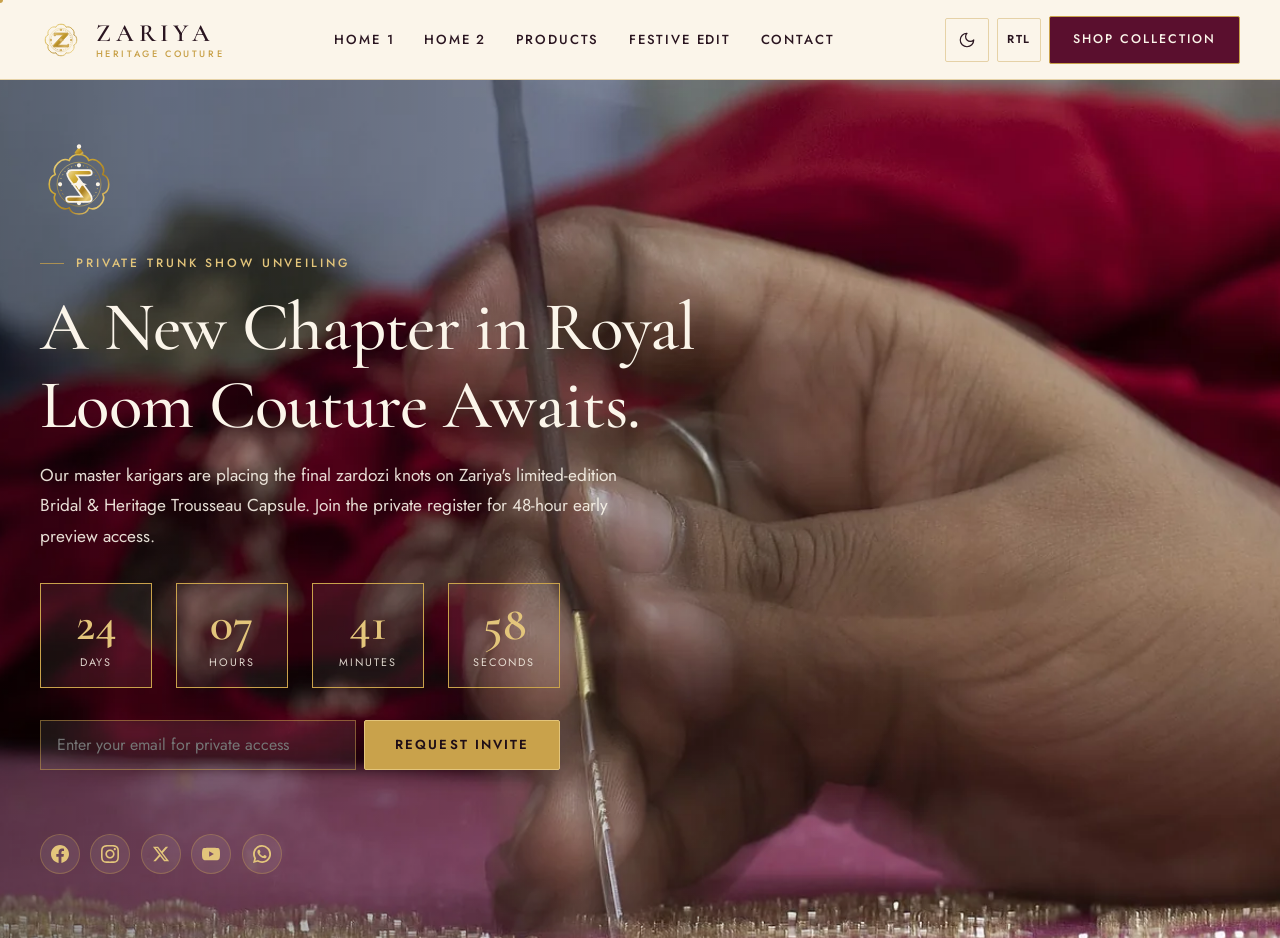
<file: pages/coming-soon.html>
<!DOCTYPE html>
<html lang="en" dir="ltr" data-theme="dark">
<head>
  <meta charset="UTF-8">
  <meta name="viewport" content="width=device-width, initial-scale=1.0">
  <title>Seasonal Couture Preview Coming Soon | Zariya Boutique</title>
  <meta name="description" content="Join Zariya Heritage Boutique's private preview list for early access to our upcoming heirloom collection of handwoven silk Lehengas, Kurtis, and Suit Sets.">
  <meta name="robots" content="noindex, follow">

  <!-- Open Graph Metadata -->
  <meta property="og:type" content="website">
  <meta property="og:site_name" content="Zariya Heritage Boutique">
  <meta property="og:title" content="The Heirloom Winter Trunk Show — Coming Soon | Zariya">
  <meta property="og:description" content="Reserve your private preview invitation to Zariya's upcoming seasonal couture unveiling.">
  <meta property="og:image" content="../assets/images/coming-soon-atelier.jpg">

  <script>
    (function () {
      try {
        var t = localStorage.getItem('zariya-theme');
        if (t) document.documentElement.setAttribute('data-theme', t);
        var d = localStorage.getItem('zariya-dir');
        if (d) document.documentElement.setAttribute('dir', d);
      } catch (e) {}
    })();
  </script>

  <link rel="preconnect" href="https://fonts.googleapis.com">
  <link rel="preconnect" href="https://fonts.gstatic.com" crossorigin>
  <link href="https://fonts.googleapis.com/css2?family=Cormorant+Garamond:ital,wght@0,400;0,500;0,600;0,700;1,400;1,600&family=Jost:wght@300;400;500;600&family=Pinyon+Script&display=swap" rel="stylesheet">

    <!-- Favicon (Matching Brand Logo) -->
  <link rel="icon" type="image/svg+xml" href="../assets/images/favicon.svg">
  <link rel="icon" type="image/png" sizes="32x32" href="../assets/images/favicon-32x32.png">
  <link rel="icon" type="image/png" sizes="16x16" href="../assets/images/favicon-16x16.png">
  <link rel="apple-touch-icon" sizes="180x180" href="../assets/images/apple-touch-icon.png">
  <link rel="shortcut icon" href="../assets/images/favicon.ico">
  <!-- Core Base Stylesheet -->
  <link rel="stylesheet" href="../assets/css/style.css">

  <!-- Isolated Viewport Stylesheets: Mobile (<768px), Tab (768px-1023px), 1024+ Views -->
  <link rel="stylesheet" href="../assets/css/mobile.css" media="(max-width: 767.98px)">
  <link rel="stylesheet" href="../assets/css/tablet.css" media="(min-width: 768px) and (max-width: 1023.98px)">
  <link rel="stylesheet" href="../assets/css/desktop-1024.css" media="(min-width: 1024px)">
  <link rel="stylesheet" href="../assets/css/dark-mode.css">
  <link rel="stylesheet" href="../assets/css/rtl.css">
</head>
<body>


  <div class="page-veil" aria-hidden="true"></div>
  <div class="cursor-dot" aria-hidden="true"></div>
  <div class="cursor-ring" aria-hidden="true"></div>

  <!-- SITE HEADER (Consistent Navigation Across All Pages) -->
  <header class="site-header">
    <div class="container header-inner">
      <a href="index.html" class="brand-logo" aria-label="Zariya Heritage Boutique — Home">
        <svg class="brand-logo__mark" viewBox="0 0 64 64" fill="none" stroke="currentColor" stroke-width="1.4" aria-hidden="true">
          <defs>
            <linearGradient id="logo-gold" x1="0%" y1="0%" x2="100%" y2="100%">
              <stop offset="0%" stop-color="#F5E4B2"/>
              <stop offset="28%" stop-color="#D4AF37"/>
              <stop offset="65%" stop-color="#AA8022"/>
              <stop offset="85%" stop-color="#E8CA72"/>
              <stop offset="100%" stop-color="#C9A24B"/>
            </linearGradient>
            <linearGradient id="logo-gleam" x1="0%" y1="50%" x2="100%" y2="50%">
              <stop offset="0%" stop-color="#E7CE82"/>
              <stop offset="50%" stop-color="#FFF3D1"/>
              <stop offset="100%" stop-color="#C9A24B"/>
            </linearGradient>
          </defs>
          <path d="M 24.0 12.6 C 26.1 6.4, 37.9 6.4, 40.0 12.6 C 45.9 9.7, 54.3 18.1, 51.4 24.0 C 57.6 26.1, 57.6 37.9, 51.4 40.0 C 54.3 45.9, 45.9 54.3, 40.0 51.4 C 37.9 57.6, 26.1 57.6, 24.0 51.4 C 18.1 54.3, 9.7 45.9, 12.6 40.0 C 6.4 37.9, 6.4 26.1, 12.6 24.0 C 9.7 18.1, 18.1 9.7, 24.0 12.6 Z" fill="none" stroke="url(#logo-gold)" stroke-width="1.3" stroke-linejoin="round"/>
          <circle cx="32" cy="32" r="18" fill="none" stroke="url(#logo-gold)" stroke-width="0.75" stroke-opacity="0.6"/>
          <circle cx="32" cy="32" r="15.5" fill="none" stroke="url(#logo-gold)" stroke-width="0.8" stroke-dasharray="0.8 2.5" stroke-linecap="round"/>
          <circle cx="32" cy="16.5" r="1.1" fill="url(#logo-gleam)"/>
          <circle cx="32" cy="47.5" r="1.1" fill="url(#logo-gleam)"/>
          <circle cx="16.5" cy="32" r="1.1" fill="url(#logo-gleam)"/>
          <circle cx="47.5" cy="32" r="1.1" fill="url(#logo-gleam)"/>
          <path d="M 21.5 25.5 L 21.5 21.5 L 42.5 21.5 L 42.5 24.0 L 28.0 40.0 L 42.5 40.0 L 42.5 38.5 L 43.5 38.5 L 43.5 42.5 L 20.5 42.5 L 20.5 40.0 L 35.0 24.0 L 23.5 24.0 L 23.5 25.5 Z" fill="url(#logo-gold)"/>
          <polygon points="32,29.2 33.4,31.4 35.6,32 33.4,32.6 32,34.8 30.6,32.6 28.4,32 30.6,31.4" fill="#FFFFFF" opacity="0.9"/>
          <circle cx="32" cy="32" r="0.75" fill="url(#logo-gleam)"/>
        </svg>
        <span class="brand-logo__text">
          <span class="brand-logo__name">ZARIYA</span>
          <span class="brand-logo__sub">Heritage Couture</span>
        </span>
      </a>

      <nav class="primary-nav" aria-label="Primary Navigation">
        <a href="index.html" class="nav-link">Home 1</a>
        <a href="home-2.html" class="nav-link">Home 2</a>
        <a href="products.html" class="nav-link">Products</a>
        <a href="festive-edit.html" class="nav-link">Festive Edit</a>
        <a href="contact.html" class="nav-link">Contact</a>
      </nav>

      <div class="header-actions">
        <button type="button" class="icon-toggle js-theme-toggle" aria-label="Toggle dark mode" aria-pressed="true">
          <svg viewBox="0 0 24 24" fill="none" stroke="currentColor" stroke-width="1.6" aria-hidden="true"><circle cx="12" cy="12" r="4"/></svg>
        </button>
        <button type="button" class="icon-toggle js-rtl-toggle" aria-label="Switch to Right-to-Left layout" aria-pressed="false">
          <span class="js-rtl-label">RTL</span>
        </button>
        <a href="products.html" class="btn btn-primary header-cta btn-magnetic">
          <span>Shop Collection</span>
        </a>
        <button type="button" class="icon-toggle menu-toggle js-menu-open" aria-label="Open navigation menu" aria-expanded="false" aria-controls="mobile-drawer">
          <svg viewBox="0 0 24 24" fill="none" stroke="currentColor" stroke-width="1.7" stroke-linecap="round" aria-hidden="true">
            <line x1="3" y1="7" x2="21" y2="7"/><line x1="6" y1="12" x2="21" y2="12"/><line x1="3" y1="17" x2="21" y2="17"/>
          </svg>
        </button>
      </div>
    </div>
  </header>

  <!-- Mobile Navigation Drawer -->
  <div class="mobile-drawer" id="mobile-drawer" aria-hidden="true" role="dialog" aria-modal="true" aria-label="Mobile Navigation">
    <div class="mobile-drawer__backdrop js-menu-close"></div>
    <div class="mobile-drawer__panel">
      <div>
        <div class="mobile-drawer__top">
          <div class="mobile-drawer__actions">
            <button type="button" class="icon-toggle js-theme-toggle" aria-label="Toggle dark mode" aria-pressed="false" title="Toggle dark mode">
              <svg viewBox="0 0 24 24" fill="none" stroke="currentColor" stroke-width="1.6" aria-hidden="true"><path d="M12 3a6 6 0 0 0 9 9 9 9 0 1 1-9-9Z"/></svg>
            </button>
            <button type="button" class="icon-toggle js-rtl-toggle" aria-label="Switch to Right-to-Left layout" aria-pressed="false" title="Switch layout direction">
              <span class="js-rtl-label">RTL</span>
            </button>
            <button type="button" class="icon-toggle js-menu-close" aria-label="Close navigation menu" title="Close navigation menu">
              <svg viewBox="0 0 24 24" fill="none" stroke="currentColor" stroke-width="1.7" stroke-linecap="round" aria-hidden="true">
                <line x1="18" y1="6" x2="6" y2="18"/>
                <line x1="6" y1="6" x2="18" y2="18"/>
              </svg>
            </button>
          </div>
        </div>
        <nav class="mobile-drawer__links" aria-label="Mobile Navigation Links">
          <a href="index.html" class="mobile-drawer__link">Home 1</a>
          <a href="home-2.html" class="mobile-drawer__link">Home 2</a>
          <a href="products.html" class="mobile-drawer__link">Products</a>
          <a href="festive-edit.html" class="mobile-drawer__link">Festive Edit</a>
          <a href="contact.html" class="mobile-drawer__link">Contact</a>
        </nav>
      </div>
      <div>
        <a href="products.html" class="btn btn-primary" style="width: 100%;">Shop Collection</a>
      </div>
    </div>
  </div>

  <!-- COMING SOON PRE-LAUNCH SHOWCASE -->
  <main id="main-content" class="hero-fullbleed" style="min-height: calc(100vh - var(--header-height));">
    <div class="hero-media">
      <picture>
        <source srcset="../assets/images/coming-soon-atelier.webp" type="image/webp">
        <img src="../assets/images/coming-soon-atelier.jpg" alt="Close-up of shimmering antique gold zari embroidery and silk threads in Zariya's couture atelier" width="1600" height="900" fetchpriority="high">
      </picture>
    </div>
    <div class="hero-overlay" aria-hidden="true"></div>

    <div class="container" style="position: relative; z-index: 2; padding-block: var(--space-8);">
      <div style="max-width: 680px;" class="reveal-up">
        <!-- Brand Monogram Crest -->
        <svg width="78" height="78" viewBox="0 0 80 80" fill="none" stroke="currentColor" stroke-width="1.4" aria-hidden="true" style="margin-block-end: var(--space-3);">
          <defs>
            <linearGradient id="crest-gold-cs" x1="0%" y1="0%" x2="100%" y2="100%">
              <stop offset="0%" stop-color="#F5E4B2"/>
              <stop offset="28%" stop-color="#D4AF37"/>
              <stop offset="65%" stop-color="#AA8022"/>
              <stop offset="85%" stop-color="#E8CA72"/>
              <stop offset="100%" stop-color="#C9A24B"/>
            </linearGradient>
            <linearGradient id="crest-gleam-cs" x1="0%" y1="50%" x2="100%" y2="50%">
              <stop offset="0%" stop-color="#E7CE82"/>
              <stop offset="50%" stop-color="#FFF3D1"/>
              <stop offset="100%" stop-color="#C9A24B"/>
            </linearGradient>
          </defs>
          <g transform="scale(1.25)">
            <path d="M32 2.5 C33.2 4.2 34.8 5.8 35.8 7.5 C34.2 7.8 33 8.8 32 9.5 C31 8.8 29.8 7.8 28.2 7.5 C29.2 5.8 30.8 4.2 32 2.5 Z" fill="url(#crest-gold-cs)" stroke="none"/>
            <circle cx="32" cy="2" r="1.1" fill="url(#crest-gleam-cs)"/>
            <path d="M 24.0 13.6 C 26.0 6.9, 38.0 6.9, 40.0 13.6 C 46.2 10.3, 54.7 18.8, 51.4 25.0 C 58.1 27.0, 58.1 39.0, 51.4 41.0 C 54.7 47.2, 46.2 55.7, 40.0 52.4 C 38.0 59.1, 26.0 59.1, 24.0 52.4 C 17.8 55.7, 9.3 47.2, 12.6 41.0 C 5.9 39.0, 5.9 27.0, 12.6 25.0 C 9.3 18.8, 17.8 10.3, 24.0 13.6 Z" fill="none" stroke="url(#crest-gold-cs)" stroke-width="1.3" stroke-linejoin="round"/>
            <circle cx="32" cy="33" r="18" fill="none" stroke="url(#crest-gold-cs)" stroke-width="0.75" stroke-opacity="0.6"/>
            <circle cx="32" cy="33" r="15.5" fill="none" stroke="url(#crest-gold-cs)" stroke-width="0.8" stroke-dasharray="0.8 2.5"/>
            <circle cx="32" cy="17.5" r="1" fill="url(#crest-gleam-cs)"/>
            <circle cx="32" cy="48.5" r="1" fill="url(#crest-gleam-cs)"/>
            <circle cx="16.5" cy="33" r="1" fill="url(#crest-gleam-cs)"/>
            <circle cx="47.5" cy="33" r="1" fill="url(#crest-gleam-cs)"/>
            <path d="M 23 23.5 C 23 22.2, 24.2 21.5, 26 21.5 L 40 21.5 C 41.5 21.5, 42.5 22.5, 42.5 24 C 42.5 25.2, 41.5 25.8, 39.5 25.8 L 30 25.8 L 40.5 40 C 41.8 41.8, 42.5 43.5, 42.5 45 C 42.5 46.5, 41.2 47.5, 39 47.5 L 24 47.5 C 22.5 47.5, 21.5 46.5, 21.5 45 C 21.5 43.8, 22.5 43.2, 24.5 43.2 L 34.5 43.2 L 24 29 C 22.8 27.2, 22.2 25.5, 22.2 24 Z" fill="url(#crest-gold-cs)"/>
            <polygon points="32,29.5 33.6,32.2 36.2,33 33.6,33.8 32,36.5 30.4,33.8 27.8,33 30.4,32.2" fill="url(#crest-gleam-cs)"/>
            <circle cx="32" cy="33" r="0.9" fill="#FFFFFF" opacity="0.95"/>
          </g>
        </svg>

        <span class="eyebrow eyebrow--start" style="color: var(--gold-light);">Private Trunk Show Unveiling</span>
        <h1>A New Chapter in Royal Loom Couture Awaits.</h1>
        <p class="lead-text" style="color: rgba(251, 245, 234, 0.9); margin-block-start: var(--space-2);">Our master karigars are placing the final zardozi knots on Zariya's limited-edition Bridal &amp; Heritage Trousseau Capsule. Join the private register for 48-hour early preview access.</p>

        <!-- Live Countdown Timer -->
        <div class="countdown-bar" role="timer" aria-label="Countdown to collection launch">
          <div class="countdown-cell">
            <div class="countdown-num ltr-num" id="cd-days">24</div>
            <div class="countdown-unit">Days</div>
          </div>
          <div class="countdown-cell">
            <div class="countdown-num ltr-num" id="cd-hours">07</div>
            <div class="countdown-unit">Hours</div>
          </div>
          <div class="countdown-cell">
            <div class="countdown-num ltr-num" id="cd-mins">42</div>
            <div class="countdown-unit">Minutes</div>
          </div>
          <div class="countdown-cell">
            <div class="countdown-num ltr-num" id="cd-secs">18</div>
            <div class="countdown-unit">Seconds</div>
          </div>
        </div>

        <!-- Newsletter Email Capture -->
        <!-- TODO: Connect action="#" to Mailchimp or ConvertKit endpoint -->
        <form class="newsletter-mini js-newsletter-form" action="#" method="post" novalidate style="max-width: 520px;">
          <label for="coming-soon-email" class="sr-only">Enter your email address for early preview access</label>
          <input type="email" id="coming-soon-email" name="EMAIL" placeholder="Enter your email for private access" required>
          <button type="submit" class="btn btn-gold">Request Invite</button>
        </form>
        <p class="js-newsletter-feedback" role="status" aria-live="polite" style="font-size: 0.86rem; margin-block-start: 0.6rem; min-height: 1.4rem;"></p>

        <!-- Social Links (Facebook, Instagram, X, YouTube, WhatsApp) -->
        <div class="footer-social" style="margin-block-start: var(--space-4);" aria-label="Follow Zariya Boutique on Social Media">
          <a href="https://www.facebook.com/" class="social-icon-btn social-icon-btn--fb" target="_blank" rel="noopener noreferrer" aria-label="Follow Zariya on Facebook" title="Facebook">
            <svg viewBox="0 0 24 24" fill="currentColor" aria-hidden="true">
              <path d="M24 12.073c0-6.627-5.373-12-12-12s-12 5.373-12 12c0 5.99 4.388 10.954 10.125 11.854v-8.385H7.078v-3.47h3.047V9.43c0-3.007 1.792-4.669 4.533-4.669 1.312 0 2.686.235 2.686.235v2.953H15.83c-1.491 0-1.956.925-1.956 1.874v2.25h3.328l-.532 3.47h-2.796v8.385C19.612 23.027 24 18.062 24 12.073z"/>
            </svg>
          </a>
          <a href="https://www.instagram.com/" class="social-icon-btn social-icon-btn--ig" target="_blank" rel="noopener noreferrer" aria-label="Follow Zariya on Instagram" title="Instagram">
            <svg viewBox="0 0 24 24" fill="currentColor" aria-hidden="true">
              <path d="M12 2.163c3.204 0 3.584.012 4.85.07 3.252.148 4.771 1.691 4.919 4.919.058 1.265.069 1.645.069 4.849 0 3.205-.012 3.584-.069 4.849-.149 3.225-1.664 4.771-4.919 4.919-1.266.058-1.644.07-4.85.07-3.204 0-3.584-.012-4.849-.07-3.26-.149-4.771-1.699-4.919-4.92-.058-1.265-.07-1.644-.07-4.849 0-3.204.013-3.583.07-4.849.149-3.227 1.664-4.771 4.919-4.919 1.266-.057 1.645-.069 4.849-.069zm0-2.163c-3.259 0-3.667.014-4.947.072-4.358.2-6.78 2.618-6.98 6.98-.059 1.281-.073 1.689-.073 4.948 0 3.259.014 3.668.072 4.948.2 4.358 2.618 6.78 6.98 6.98 1.281.058 1.689.072 4.948.072 3.259 0 3.668-.014 4.948-.072 4.354-.2 6.782-2.618 6.979-6.98.059-1.28.073-1.689.073-4.948 0-3.259-.014-3.667-.072-4.947-.196-4.354-2.617-6.78-6.979-6.98-1.281-.059-1.69-.073-4.949-.073zm0 5.838c-3.403 0-6.162 2.759-6.162 6.162s2.759 6.163 6.162 6.163 6.162-2.759 6.162-6.163c0-3.403-2.759-6.162-6.162-6.162zm0 10.162c-2.209 0-4-1.79-4-4 0-2.209 1.791-4 4-4s4 1.791 4 4c0 2.21-1.791 4-4 4zm6.406-11.845c-.796 0-1.441.645-1.441 1.44s.645 1.44 1.441 1.44c.795 0 1.439-.645 1.439-1.44s-.644-1.44-1.439-1.44z"/>
            </svg>
          </a>
          <a href="https://x.com/" class="social-icon-btn social-icon-btn--x" target="_blank" rel="noopener noreferrer" aria-label="Follow Zariya on X" title="X">
            <svg viewBox="0 0 24 24" fill="currentColor" aria-hidden="true">
              <path d="M18.244 2.25h3.308l-7.227 8.26 8.502 11.24H16.17l-5.214-6.817L4.99 21.75H1.68l7.73-8.835L1.254 2.25H8.08l4.713 6.231zm-1.161 17.52h1.833L7.084 4.126H5.117z"/>
            </svg>
          </a>
          <a href="https://www.youtube.com/" class="social-icon-btn social-icon-btn--yt" target="_blank" rel="noopener noreferrer" aria-label="Subscribe to Zariya on YouTube" title="YouTube">
            <svg viewBox="0 0 24 24" fill="currentColor" aria-hidden="true">
              <path d="M23.498 6.186a3.016 3.016 0 0 0-2.122-2.136C19.505 3.545 12 3.545 12 3.545s-7.505 0-9.377.505A3.017 3.017 0 0 0 .502 6.186C0 8.07 0 12 0 12s0 3.93.502 5.814a3.016 3.016 0 0 0 2.122 2.136c1.871.505 9.376.505 9.376.505s7.505 0 9.377-.505a3.015 3.015 0 0 0 2.122-2.136C24 15.93 24 12 24 12s0-3.93-.502-5.814zM9.545 15.568V8.432L15.818 12l-6.273 3.568z"/>
            </svg>
          </a>
          <a href="https://wa.me/447700900123?text=Hello%20Zariya%20Boutique" class="social-icon-btn social-icon-btn--wa" target="_blank" rel="noopener noreferrer" aria-label="Chat with Zariya on WhatsApp" title="WhatsApp">
            <svg viewBox="0 0 24 24" fill="currentColor" aria-hidden="true">
              <path d="M17.472 14.382c-.301-.15-1.78-.878-2.056-.979-.276-.1-.477-.15-.678.15-.2.301-.778.979-.954 1.18-.175.2-.351.226-.652.075-.301-.15-1.272-.469-2.423-1.496-.895-.799-1.5-1.786-1.675-2.087-.176-.301-.019-.464.132-.614.136-.135.301-.351.452-.527.15-.176.2-.301.301-.502.1-.2.05-.376-.025-.526-.075-.15-.678-1.634-.929-2.238-.244-.588-.493-.508-.678-.518-.175-.01-.376-.01-.577-.01-.2 0-.527.075-.803.376-.276.301-1.054 1.03-1.054 2.513s1.08 2.915 1.23 3.116c.15.2 2.126 3.246 5.15 4.554.72.311 1.282.497 1.72.637.724.23 1.382.197 1.902.12.58-.087 1.78-.727 2.03-1.43.251-.703.251-1.305.176-1.43-.075-.126-.276-.201-.577-.351zM12.042 21.666a9.58 9.58 0 0 1-4.887-1.332l-.35-.208-3.633.953.97-3.542-.228-.363a9.602 9.602 0 0 1-1.472-5.132c0-5.304 4.316-9.62 9.62-9.62a9.577 9.577 0 0 1 6.8 2.82 9.585 9.585 0 0 1 2.818 6.802c0 5.306-4.316 9.622-9.638 9.622zm8.384-18.006A11.758 11.758 0 0 0 12.042 0C5.402 0 .009 5.393.009 12.033a11.97 11.97 0 0 0 1.624 6.012L0 24l6.136-1.61a11.98 11.98 0 0 0 5.906 1.543h.005c6.64 0 12.033-5.393 12.033-12.033 0-3.214-1.252-6.236-3.524-8.238z"/>
            </svg>
          </a>
        </div>
      </div>
    </div>
  </main>

  <script src="../assets/js/plugins/tilt.js" defer></script>
  <script src="../assets/js/main.js" defer></script>
</body>
</html>
</file>
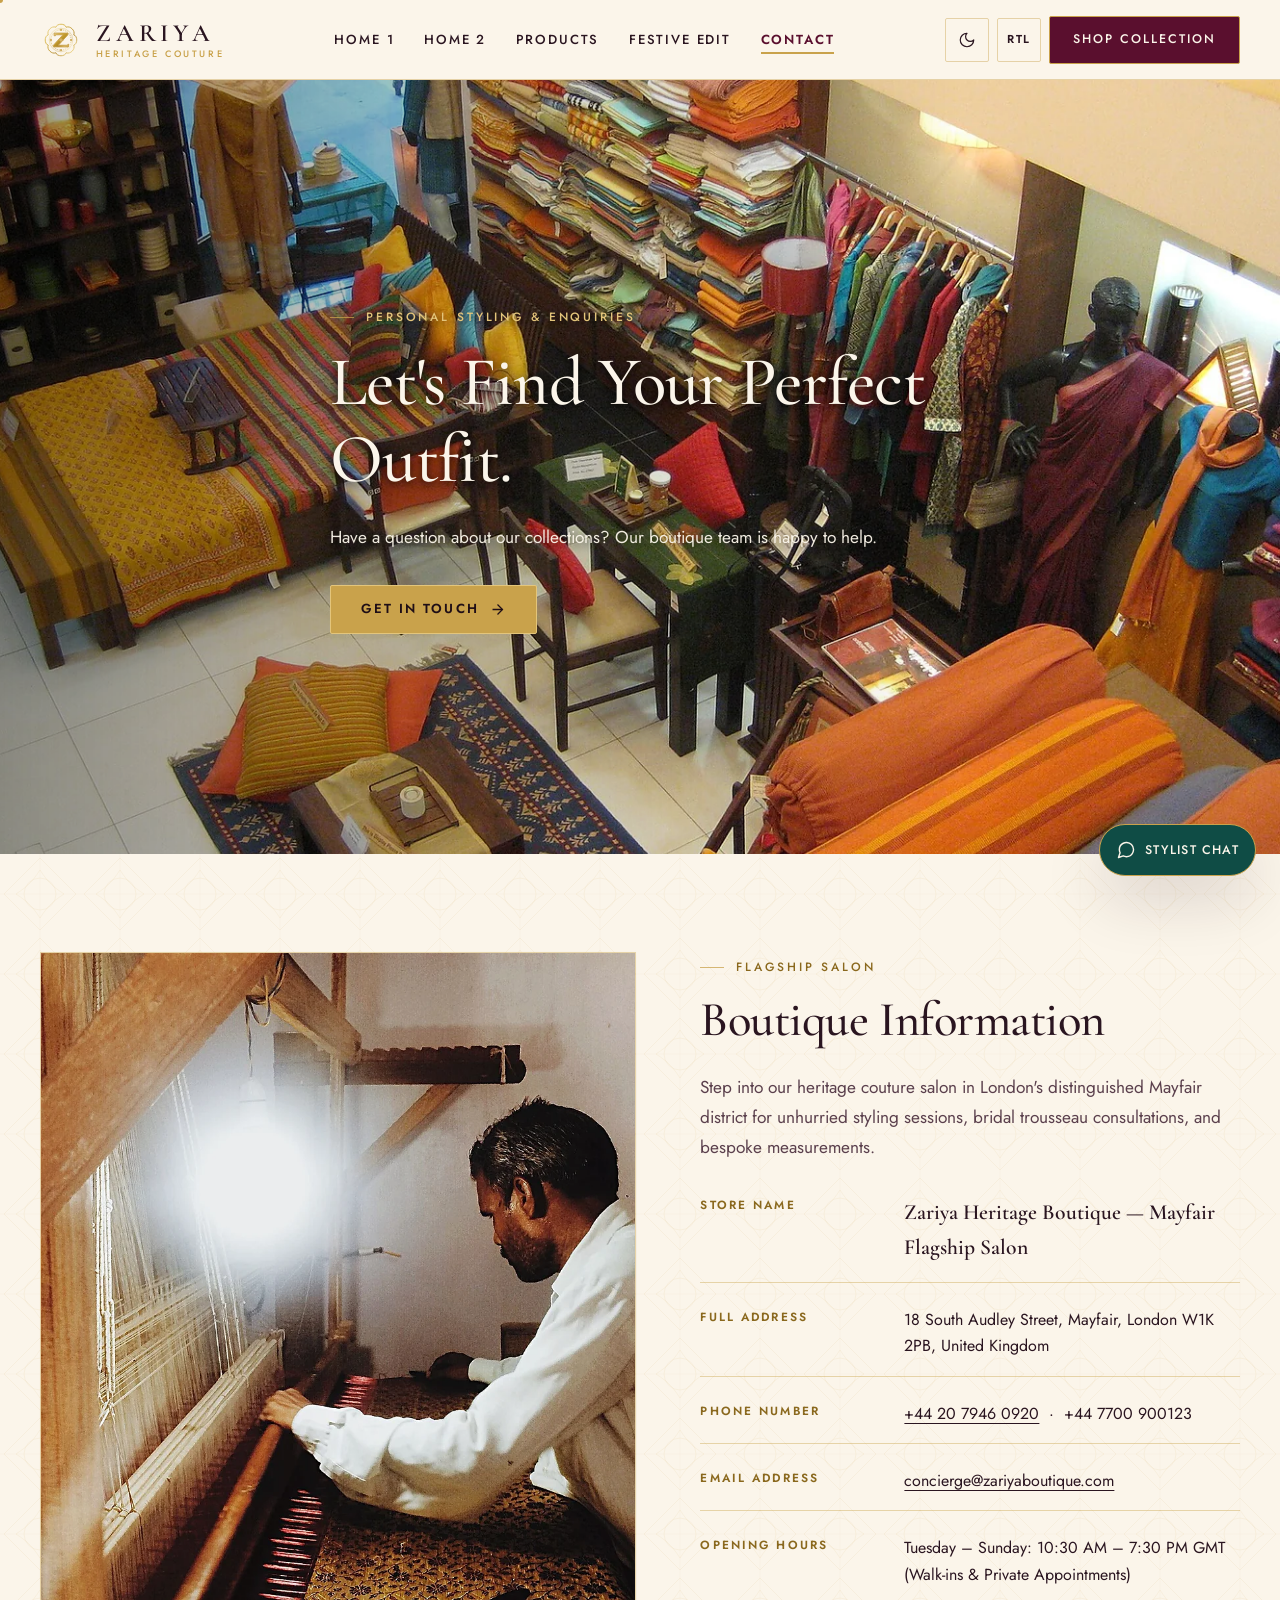
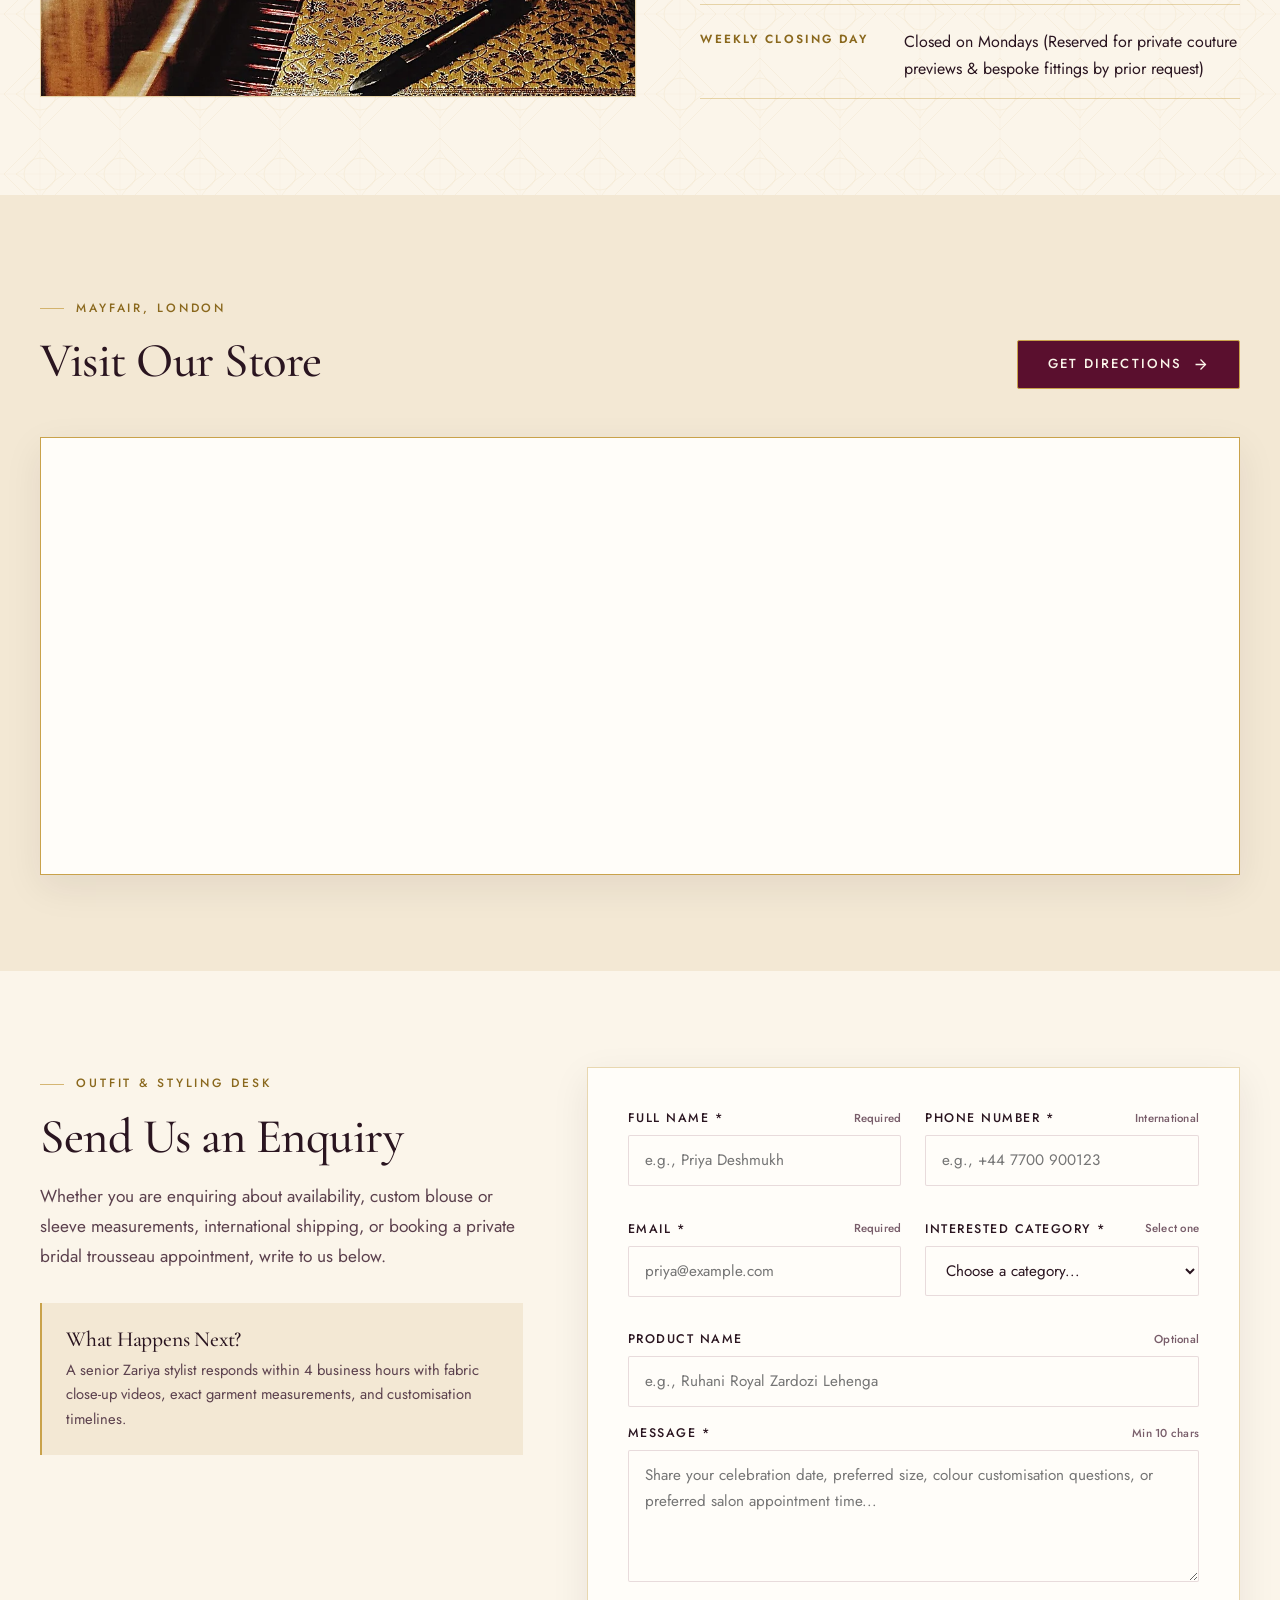
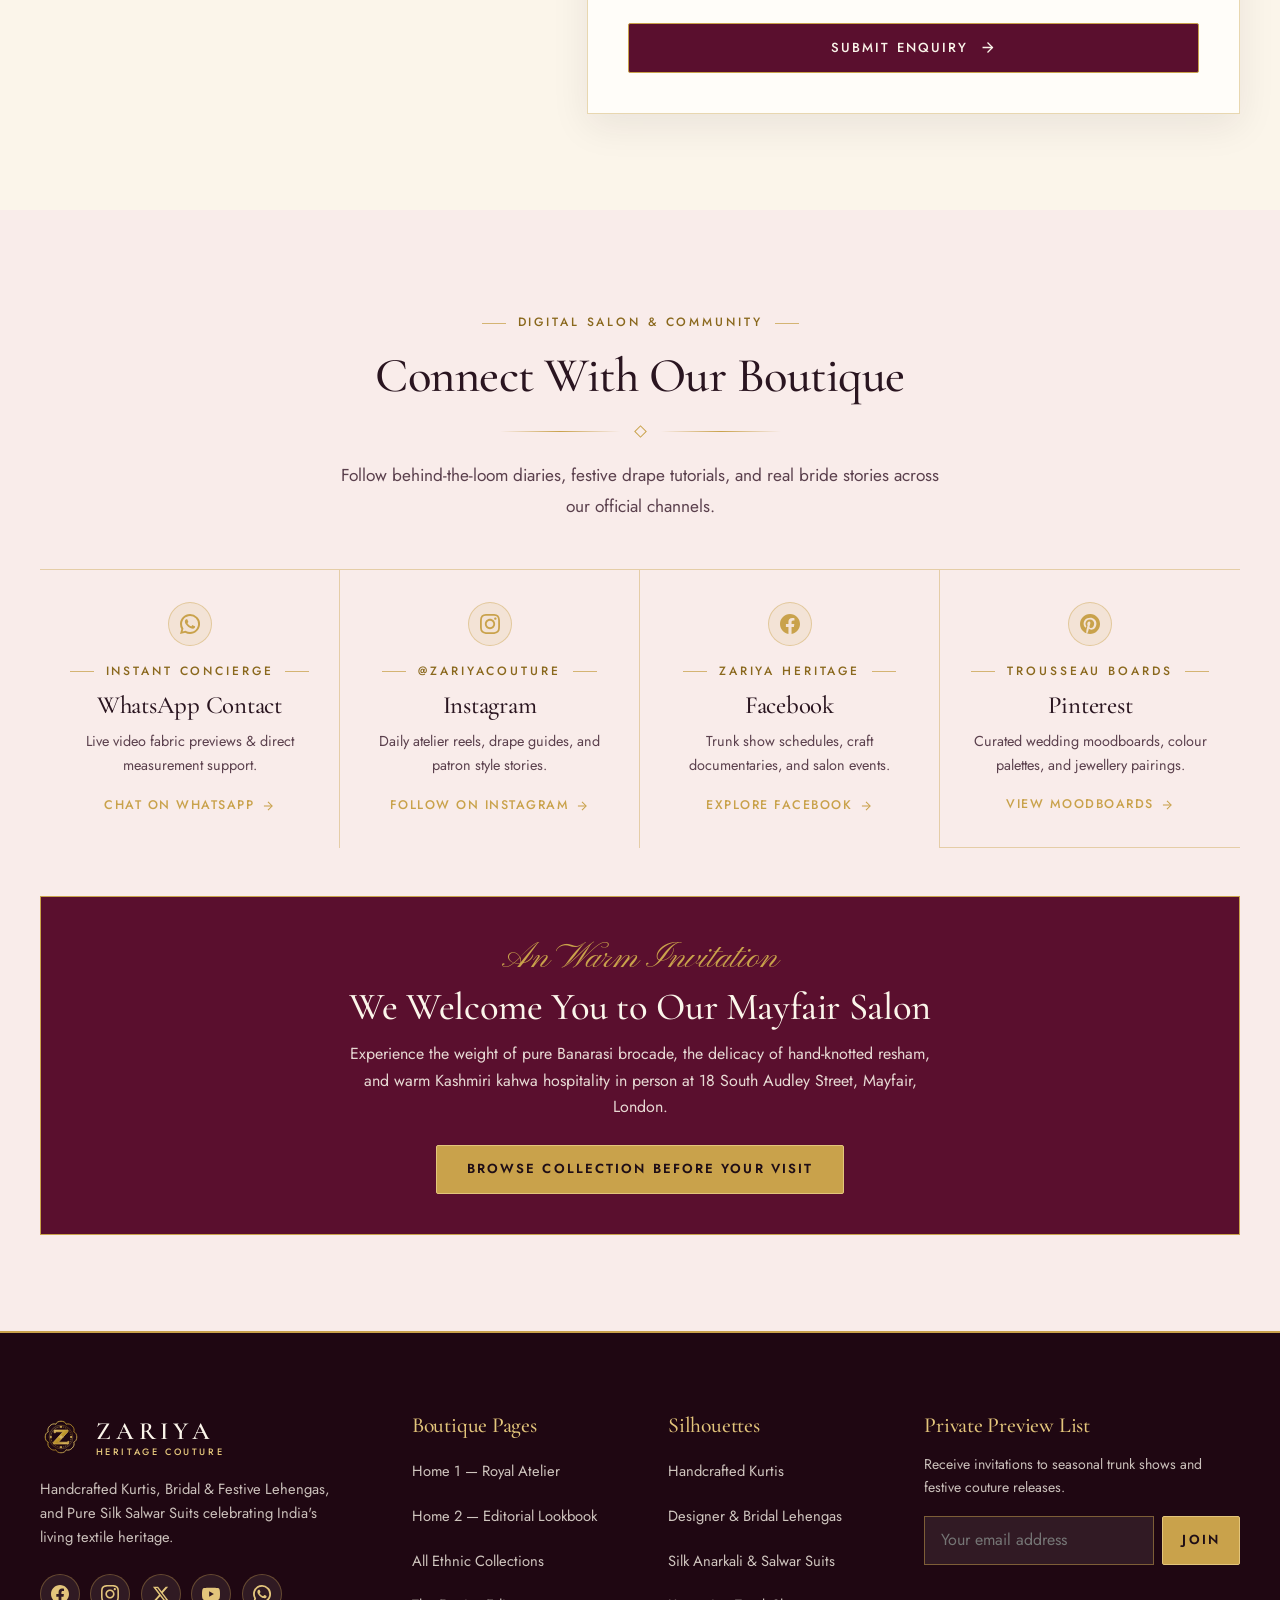
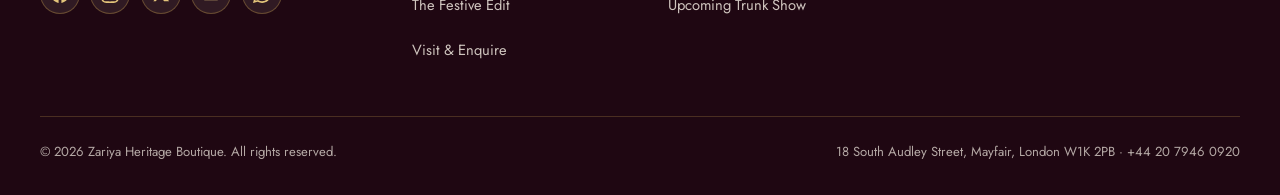
<file: pages/contact.html>
<!DOCTYPE html>
<html lang="en" dir="ltr" data-theme="light">

<head>
  <meta charset="UTF-8">
  <meta name="viewport" content="width=device-width, initial-scale=1.0">
  <title>Visit &amp; Enquire | Zariya Heritage Ethnic Wear Boutique</title>
  <meta name="description"
    content="Connect with Zariya's flagship Mayfair boutique in London for private bridal fittings, custom ethnic couture enquiries, styling consultations, and directions.">
  <meta name="robots" content="index, follow">
  <link rel="canonical" href="https://www.zariyaboutique.com/pages/contact.html">

  <!-- Open Graph Metadata -->
  <meta property="og:type" content="website">
  <meta property="og:site_name" content="Zariya Heritage Boutique">
  <meta property="og:title" content="Let's Find Your Perfect Outfit | Contact Zariya Boutique">
  <meta property="og:description" content="Have a question about our collections? Our boutique team is happy to help.">
  <meta property="og:url" content="https://www.zariyaboutique.com/pages/contact.html">
  <meta property="og:image" content="../assets/images/contact-hero-boutique.jpg">

  <!-- Prevent Theme / RTL Flash -->
  <script>
    (function () {
      try {
        var t = localStorage.getItem('zariya-theme');
        if (!t && window.matchMedia && window.matchMedia('(prefers-color-scheme: dark)').matches) t = 'dark';
        if (t) document.documentElement.setAttribute('data-theme', t);
        var d = localStorage.getItem('zariya-dir');
        if (d) document.documentElement.setAttribute('dir', d);
      } catch (e) { }
    })();
  </script>

  <!-- Google Fonts -->
  <link rel="preconnect" href="https://fonts.googleapis.com">
  <link rel="preconnect" href="https://fonts.gstatic.com" crossorigin>
  <link
    href="https://fonts.googleapis.com/css2?family=Cormorant+Garamond:ital,wght@0,400;0,500;0,600;0,700;1,400;1,600&family=Jost:wght@300;400;500;600&family=Pinyon+Script&display=swap"
    rel="stylesheet">

    <!-- Favicon (Matching Brand Logo) -->
  <link rel="icon" type="image/svg+xml" href="../assets/images/favicon.svg">
  <link rel="icon" type="image/png" sizes="32x32" href="../assets/images/favicon-32x32.png">
  <link rel="icon" type="image/png" sizes="16x16" href="../assets/images/favicon-16x16.png">
  <link rel="apple-touch-icon" sizes="180x180" href="../assets/images/apple-touch-icon.png">
  <link rel="shortcut icon" href="../assets/images/favicon.ico">

  <!-- Stylesheets -->
  <!-- Core Base Stylesheet -->
  <link rel="stylesheet" href="../assets/css/style.css">

  <!-- Isolated Viewport Stylesheets: Mobile (<768px), Tab (768px-1023px), 1024+ Views -->
  <link rel="stylesheet" href="../assets/css/mobile.css" media="(max-width: 767.98px)">
  <link rel="stylesheet" href="../assets/css/tablet.css" media="(min-width: 768px) and (max-width: 1023.98px)">
  <link rel="stylesheet" href="../assets/css/desktop-1024.css" media="(min-width: 1024px)">
  <link rel="stylesheet" href="../assets/css/dark-mode.css">
  <link rel="stylesheet" href="../assets/css/rtl.css">

  <!-- JSON-LD LocalBusiness / ClothingStore -->
  <!-- TODO: Update telephone, email, geo coordinates, and address for your boutique -->
  <script type="application/ld+json">
  {
    "@context": "https://schema.org",
    "@type": "ClothingStore",
    "name": "Zariya Heritage Boutique",
    "url": "https://www.zariyaboutique.com/pages/contact.html",
    "telephone": "+44-20-7946-0920",
    "email": "concierge@zariyaboutique.com",
    "address": {
      "@type": "PostalAddress",
      "streetAddress": "18 South Audley Street, Mayfair",
      "addressLocality": "London",
      "addressRegion": "Greater London",
      "postalCode": "W1K 2PB",
      "addressCountry": "GB"
    },
    "geo": {
      "@type": "GeoCoordinates",
      "latitude": 51.5085,
      "longitude": -0.1508
    },
    "openingHoursSpecification": [
      {
        "@type": "OpeningHoursSpecification",
        "dayOfWeek": ["Tuesday", "Wednesday", "Thursday", "Friday", "Saturday", "Sunday"],
        "opens": "10:30",
        "closes": "19:30"
      }
    ]
  }
  </script>
</head>

<body>


  <!-- Preloader -->
  <div class="preloader" aria-hidden="true">
    <svg class="preloader__crest" viewBox="0 0 80 80" fill="none" stroke="currentColor" stroke-width="1.4">
      <defs>
        <linearGradient id="preloader-gold" x1="0%" y1="0%" x2="100%" y2="100%">
          <stop offset="0%" stop-color="#F5E4B2"/>
          <stop offset="28%" stop-color="#D4AF37"/>
          <stop offset="65%" stop-color="#AA8022"/>
          <stop offset="85%" stop-color="#E8CA72"/>
          <stop offset="100%" stop-color="#C9A24B"/>
        </linearGradient>
      </defs>
      <g transform="scale(1.25)">
        <path d="M 24.0 12.6 C 26.1 6.4, 37.9 6.4, 40.0 12.6 C 45.9 9.7, 54.3 18.1, 51.4 24.0 C 57.6 26.1, 57.6 37.9, 51.4 40.0 C 54.3 45.9, 45.9 54.3, 40.0 51.4 C 37.9 57.6, 26.1 57.6, 24.0 51.4 C 18.1 54.3, 9.7 45.9, 12.6 40.0 C 6.4 37.9, 6.4 26.1, 12.6 24.0 C 9.7 18.1, 18.1 9.7, 24.0 12.6 Z" fill="none" stroke="url(#preloader-gold)" stroke-width="1.3" stroke-linejoin="round"/>
        <circle cx="32" cy="32" r="18" fill="none" stroke="url(#preloader-gold)" stroke-width="0.75" stroke-opacity="0.6"/>
        <circle cx="32" cy="32" r="15.5" fill="none" stroke="url(#preloader-gold)" stroke-width="0.8" stroke-dasharray="0.8 2.5"/>
        <circle cx="32" cy="16.5" r="1" fill="url(#preloader-gold)"/>
        <circle cx="32" cy="47.5" r="1" fill="url(#preloader-gold)"/>
        <circle cx="16.5" cy="32" r="1" fill="url(#preloader-gold)"/>
        <circle cx="47.5" cy="32" r="1" fill="url(#preloader-gold)"/>
        <path d="M 21.5 25.5 L 21.5 21.5 L 42.5 21.5 L 42.5 24.0 L 28.0 40.0 L 42.5 40.0 L 42.5 38.5 L 43.5 38.5 L 43.5 42.5 L 20.5 42.5 L 20.5 40.0 L 35.0 24.0 L 23.5 24.0 L 23.5 25.5 Z" fill="url(#preloader-gold)"/>
        <polygon points="32,29.2 33.4,31.4 35.6,32 33.4,32.6 32,34.8 30.6,32.6 28.4,32 30.6,31.4" fill="url(#preloader-gold)"/>
      </g>
    </svg>
    <span class="preloader__label">Zariya Concierge</span>
  </div>

  <div class="page-veil" aria-hidden="true"></div>
  <div class="cursor-dot" aria-hidden="true"></div>
  <div class="cursor-ring" aria-hidden="true"></div>

  <!-- =====================================================================
       SITE HEADER & NAVIGATION
       ===================================================================== -->
  <header class="site-header">
    <div class="container header-inner">
      <a href="index.html" class="brand-logo" aria-label="Zariya Heritage Boutique — Home">
        <svg class="brand-logo__mark" viewBox="0 0 64 64" fill="none" stroke="currentColor" stroke-width="1.4" aria-hidden="true">
          <defs>
            <linearGradient id="logo-gold" x1="0%" y1="0%" x2="100%" y2="100%">
              <stop offset="0%" stop-color="#F5E4B2"/>
              <stop offset="28%" stop-color="#D4AF37"/>
              <stop offset="65%" stop-color="#AA8022"/>
              <stop offset="85%" stop-color="#E8CA72"/>
              <stop offset="100%" stop-color="#C9A24B"/>
            </linearGradient>
            <linearGradient id="logo-gleam" x1="0%" y1="50%" x2="100%" y2="50%">
              <stop offset="0%" stop-color="#E7CE82"/>
              <stop offset="50%" stop-color="#FFF3D1"/>
              <stop offset="100%" stop-color="#C9A24B"/>
            </linearGradient>
          </defs>
          <path d="M 24.0 12.6 C 26.1 6.4, 37.9 6.4, 40.0 12.6 C 45.9 9.7, 54.3 18.1, 51.4 24.0 C 57.6 26.1, 57.6 37.9, 51.4 40.0 C 54.3 45.9, 45.9 54.3, 40.0 51.4 C 37.9 57.6, 26.1 57.6, 24.0 51.4 C 18.1 54.3, 9.7 45.9, 12.6 40.0 C 6.4 37.9, 6.4 26.1, 12.6 24.0 C 9.7 18.1, 18.1 9.7, 24.0 12.6 Z" fill="none" stroke="url(#logo-gold)" stroke-width="1.3" stroke-linejoin="round"/>
          <circle cx="32" cy="32" r="18" fill="none" stroke="url(#logo-gold)" stroke-width="0.75" stroke-opacity="0.6"/>
          <circle cx="32" cy="32" r="15.5" fill="none" stroke="url(#logo-gold)" stroke-width="0.8" stroke-dasharray="0.8 2.5" stroke-linecap="round"/>
          <circle cx="32" cy="16.5" r="1.1" fill="url(#logo-gleam)"/>
          <circle cx="32" cy="47.5" r="1.1" fill="url(#logo-gleam)"/>
          <circle cx="16.5" cy="32" r="1.1" fill="url(#logo-gleam)"/>
          <circle cx="47.5" cy="32" r="1.1" fill="url(#logo-gleam)"/>
          <path d="M 21.5 25.5 L 21.5 21.5 L 42.5 21.5 L 42.5 24.0 L 28.0 40.0 L 42.5 40.0 L 42.5 38.5 L 43.5 38.5 L 43.5 42.5 L 20.5 42.5 L 20.5 40.0 L 35.0 24.0 L 23.5 24.0 L 23.5 25.5 Z" fill="url(#logo-gold)"/>
          <polygon points="32,29.2 33.4,31.4 35.6,32 33.4,32.6 32,34.8 30.6,32.6 28.4,32 30.6,31.4" fill="#FFFFFF" opacity="0.9"/>
          <circle cx="32" cy="32" r="0.75" fill="url(#logo-gleam)"/>
        </svg>
        <span class="brand-logo__text">
          <span class="brand-logo__name">ZARIYA</span>
          <span class="brand-logo__sub">Heritage Couture</span>
        </span>
      </a>

      <nav class="primary-nav" aria-label="Primary Navigation">
        <a href="index.html" class="nav-link">Home 1</a>
        <a href="home-2.html" class="nav-link">Home 2</a>
        <a href="products.html" class="nav-link">Products</a>
        <a href="festive-edit.html" class="nav-link">Festive Edit</a>
        <a href="contact.html" class="nav-link" aria-current="page">Contact</a>
      </nav>

      <div class="header-actions">
        <button type="button" class="icon-toggle js-theme-toggle" aria-label="Toggle dark mode" aria-pressed="false">
          <svg viewBox="0 0 24 24" fill="none" stroke="currentColor" stroke-width="1.6" aria-hidden="true">
            <path d="M12 3a6 6 0 0 0 9 9 9 9 0 1 1-9-9Z" />
          </svg>
        </button>
        <button type="button" class="icon-toggle js-rtl-toggle" aria-label="Switch to Right-to-Left layout"
          aria-pressed="false">
          <span class="js-rtl-label">RTL</span>
        </button>
        <a href="products.html" class="btn btn-primary header-cta btn-magnetic">
          <span>Shop Collection</span>
        </a>
        <button type="button" class="icon-toggle menu-toggle js-menu-open" aria-label="Open navigation menu"
          aria-expanded="false" aria-controls="mobile-drawer">
          <svg viewBox="0 0 24 24" fill="none" stroke="currentColor" stroke-width="1.7" stroke-linecap="round"
            aria-hidden="true">
            <line x1="3" y1="7" x2="21" y2="7" />
            <line x1="6" y1="12" x2="21" y2="12" />
            <line x1="3" y1="17" x2="21" y2="17" />
          </svg>
        </button>
      </div>
    </div>
  </header>

  <!-- Mobile Navigation Drawer -->
  <div class="mobile-drawer" id="mobile-drawer" aria-hidden="true" role="dialog" aria-modal="true"
    aria-label="Mobile Navigation">
    <div class="mobile-drawer__backdrop js-menu-close"></div>
    <div class="mobile-drawer__panel">
      <div>
        <div class="mobile-drawer__top">
          <div class="mobile-drawer__actions">
            <button type="button" class="icon-toggle js-theme-toggle" aria-label="Toggle dark mode" aria-pressed="false" title="Toggle dark mode">
              <svg viewBox="0 0 24 24" fill="none" stroke="currentColor" stroke-width="1.6" aria-hidden="true"><path d="M12 3a6 6 0 0 0 9 9 9 9 0 1 1-9-9Z"/></svg>
            </button>
            <button type="button" class="icon-toggle js-rtl-toggle" aria-label="Switch to Right-to-Left layout" aria-pressed="false" title="Switch layout direction">
              <span class="js-rtl-label">RTL</span>
            </button>
            <button type="button" class="icon-toggle js-menu-close" aria-label="Close navigation menu" title="Close navigation menu">
              <svg viewBox="0 0 24 24" fill="none" stroke="currentColor" stroke-width="1.7" stroke-linecap="round" aria-hidden="true">
                <line x1="18" y1="6" x2="6" y2="18"/>
                <line x1="6" y1="6" x2="18" y2="18"/>
              </svg>
            </button>
          </div>
        </div>
        <nav class="mobile-drawer__links" aria-label="Mobile Navigation Links">
          <a href="index.html" class="mobile-drawer__link">Home 1</a>
          <a href="home-2.html" class="mobile-drawer__link">Home 2</a>
          <a href="products.html" class="mobile-drawer__link">Products</a>
          <a href="festive-edit.html" class="mobile-drawer__link">Festive Edit</a>
          <a href="contact.html" class="mobile-drawer__link" aria-current="page">Contact</a>
        </nav>
      </div>
      <div>
        <a href="products.html" class="btn btn-primary" style="width: 100%;">Shop Collection</a>
      </div>
    </div>
  </div>

  <!-- =====================================================================
       MAIN CONTENT — CONTACT & SALON CONCIERGE
       ===================================================================== -->
  <main id="main-content">

    <!-- 1. CONTACT HERO -->
    <section class="hero-fullbleed" aria-labelledby="contact-hero-heading">
      <div class="hero-media js-parallax">
        <picture>
          <source srcset="../assets/images/contact-hero-boutique.webp" type="image/webp">
          <img src="../assets/images/contact-hero-boutique.jpg"
            alt="Zariya Heritage Boutique luxury showroom interior with arched mirrors, brass rails, and silk ethnic garments"
            width="1600" height="900" fetchpriority="high">
        </picture>
      </div>
      <div class="hero-overlay" aria-hidden="true"></div>
      <div class="container hero-content reveal-up">
        <span class="eyebrow eyebrow--start" style="color: var(--gold-light);">Personal Styling &amp; Enquiries</span>
        <h1 id="contact-hero-heading">Let's Find Your Perfect Outfit.</h1>
        <p class="lead-text">Have a question about our collections? Our boutique team is happy to help.</p>
        <div class="btn-group">
          <a href="#enquiry-form" class="btn btn-gold btn-magnetic">
            <span>Get in Touch</span>
            <svg class="icon-arrow" viewBox="0 0 24 24" fill="none" stroke="currentColor" stroke-width="1.8"
              aria-hidden="true">
              <path d="M5 12h14" />
              <path d="m12 5 7 7-7 7" />
            </svg>
          </a>
        </div>
      </div>
    </section>

    <!-- 2. BOUTIQUE INFORMATION (Salon Directory Ledger + Atelier Consultation Photo) -->
    <section class="section surface-jali" aria-labelledby="boutique-info-heading">
      <div class="container">
        <div class="editorial-row">
          <div class="editorial-row__media reveal-curtain">
            <div class="editorial-row__frame">
              <picture>
                <source srcset="../assets/images/contact-salon-consultation.webp" type="image/webp">
                <img src="../assets/images/contact-salon-consultation.jpg"
                  alt="Private bridal and ethnic wear consultation table at Zariya Boutique displaying silk swatches and zari embroidery"
                  width="900" height="1125" loading="lazy">
              </picture>
            </div>
          </div>

          <div class="reveal-up">
            <span class="eyebrow eyebrow--start">Flagship Salon</span>
            <h2 id="boutique-info-heading" style="margin-block-end: var(--space-3);">Boutique Information</h2>
            <p class="lead-text" style="margin-block-end: var(--space-4);">Step into our heritage couture salon in London's
              distinguished Mayfair district for unhurried styling sessions, bridal trousseau consultations, and
              bespoke measurements.</p>

            <!-- TODO: Replace placeholder store name, address, phone, email, and hours with actual boutique details -->
            <dl class="directory-ledger">
              <div class="ledger-row">
                <dt class="ledger-label">Store Name</dt>
                <dd style="font-family: var(--font-display); font-size: 1.35rem; font-weight: 600;">Zariya Heritage
                  Boutique — Mayfair Flagship Salon</dd>
              </div>
              <div class="ledger-row">
                <dt class="ledger-label">Full Address</dt>
                <dd>18 South Audley Street, Mayfair, London W1K 2PB, United Kingdom</dd>
              </div>
              <div class="ledger-row">
                <dt class="ledger-label">Phone Number</dt>
                <dd><a href="tel:+442079460920" class="ltr-num"
                    style="text-decoration: underline; text-underline-offset: 4px;">+44 20 7946 0920</a> &nbsp;·&nbsp;
                  <a href="tel:+447700900123" class="ltr-num">+44 7700 900123</a></dd>
              </div>
              <div class="ledger-row">
                <dt class="ledger-label">Email Address</dt>
                <dd><a href="mailto:concierge@zariyaboutique.com"
                    style="text-decoration: underline; text-underline-offset: 4px;">concierge@zariyaboutique.com</a>
                </dd>
              </div>
              <div class="ledger-row">
                <dt class="ledger-label">Opening Hours</dt>
                <dd>Tuesday – Sunday: <span class="ltr-num">10:30 AM – 7:30 PM GMT</span> (Walk-ins &amp; Private
                  Appointments)</dd>
              </div>
              <div class="ledger-row">
                <dt class="ledger-label">Weekly Closing Day</dt>
                <dd>Closed on Mondays (Reserved for private couture previews &amp; bespoke fittings by prior
                  request)</dd>
              </div>
            </dl>
          </div>
        </div>
      </div>
    </section>

    <!-- 3. VISIT OUR STORE (Embedded Google Map + Get Directions Button) -->
    <section class="section surface-alt" aria-labelledby="visit-store-heading">
      <div class="container">
        <header class="section-header section-header--split reveal-up">
          <div>
            <span class="eyebrow eyebrow--start">Mayfair, London</span>
            <h2 id="visit-store-heading">Visit Our Store</h2>
          </div>
          <!-- TODO: Update Google Maps destination link to your exact store coordinates -->
          <a href="https://www.google.com/maps/dir/?api=1&amp;destination=South+Audley+Street+Mayfair+London+W1K+2PB" target="_blank"
            rel="noopener noreferrer" class="btn btn-primary btn-magnetic">
            <span>Get Directions</span>
            <svg class="icon-arrow" viewBox="0 0 24 24" fill="none" stroke="currentColor" stroke-width="1.8"
              aria-hidden="true">
              <path d="M5 12h14" />
              <path d="m12 5 7 7-7 7" />
            </svg>
          </a>
        </header>

        <div class="map-frame-wrap reveal-up">
          <!-- TODO: Swap the Google Maps embed src below with your boutique's exact Google Business Profile embed iframe URL -->
          <iframe class="map-iframe" title="Zariya Heritage Boutique Flagship Location — Mayfair, London"
            src="https://www.google.com/maps/embed?pb=!1m18!1m12!1m3!1d2483.288939228812!2d-0.15340862338000407!3d51.50792197181467!2m3!1f0!2f0!3f0!3m2!1i1024!2i768!4f13.1!3m3!1m2!1s0x4876052de6eb0db1%3A0xb35a0937b25e7912!2sSouth%20Audley%20St%2C%20London%20W1K%202PB%2C%20UK!5e0!3m2!1sen!2suk!4v1700000000000!5m2!1sen!2suk"
            loading="lazy" referrerpolicy="no-referrer-when-downgrade" allowfullscreen>
          </iframe>
        </div>
      </div>
    </section>

    <!-- 4. SEND US AN ENQUIRY (Validated Formspree / Netlify Compatible Form) -->
    <section class="section" id="enquiry-form" aria-labelledby="enquiry-heading">
      <div class="container">
        <div class="enquiry-layout">
          <div class="reveal-up">
            <span class="eyebrow eyebrow--start">Outfit &amp; Styling Desk</span>
            <h2 id="enquiry-heading">Send Us an Enquiry</h2>
            <p class="lead-text" style="margin-block: var(--space-2) var(--space-4);">Whether you are enquiring about
              availability, custom blouse or sleeve measurements, international shipping, or booking a private bridal
              trousseau appointment, write to us below.</p>

            <div
              style="padding: var(--space-3); border-inline-start: 2px solid var(--gold); background: var(--bg-alt);">
              <h3 style="font-size: 1.35rem; margin-block-end: 0.4rem;">What Happens Next?</h3>
              <p style="font-size: 0.92rem; color: var(--text-secondary);">A senior Zariya stylist responds within 4
                business hours with fabric close-up videos, exact garment measurements, and customisation timelines.</p>
            </div>
          </div>

          <div class="form-box reveal-up">
            <!-- Placeholder-ready Formspree & Netlify Forms compatible markup -->
            <!-- TODO: Replace YOUR_FORM_ID in data-formspree-endpoint or action with your live Formspree ID -->
            <form id="boutique-enquiry-form" name="zariya-boutique-enquiry" method="POST"
              action="https://formspree.io/f/YOUR_FORM_ID" data-formspree-endpoint="https://formspree.io/f/YOUR_FORM_ID"
              data-netlify="true" novalidate>
              <input type="hidden" name="form-name" value="zariya-boutique-enquiry">

              <div class="form-grid form-grid--two">
                <div class="field-group">
                  <label for="enquiry-name" class="field-label">
                    <span>Full Name *</span>
                    <span class="field-hint" title="Enter your full name for our styling register">Required</span>
                  </label>
                  <input type="text" id="enquiry-name" name="fullName" class="form-control"
                    placeholder="e.g., Priya Deshmukh" autocomplete="name" required aria-describedby="error-name">
                  <span id="error-name" class="field-error" role="alert" aria-live="polite"></span>
                </div>

                <div class="field-group">
                  <label for="enquiry-phone" class="field-label">
                    <span>Phone Number *</span>
                    <span class="field-hint" title="Include country code for international direct concierge WhatsApp">International</span>
                  </label>
                  <input type="tel" id="enquiry-phone" name="phone" class="form-control"
                    placeholder="e.g., +44 7700 900123" autocomplete="tel" required aria-describedby="error-phone">
                  <span id="error-phone" class="field-error" role="alert" aria-live="polite"></span>
                </div>
              </div>

              <div class="form-grid form-grid--two" style="margin-block-start: var(--space-1);">
                <div class="field-group">
                  <label for="enquiry-email" class="field-label">
                    <span>Email *</span>
                    <span class="field-hint" title="We will send lookbook specs here">Required</span>
                  </label>
                  <input type="email" id="enquiry-email" name="email" class="form-control"
                    placeholder="priya@example.com" autocomplete="email" required aria-describedby="error-email">
                  <span id="error-email" class="field-error" role="alert" aria-live="polite"></span>
                </div>

                <div class="field-group">
                  <label for="enquiry-category" class="field-label">
                    <span>Interested Category *</span>
                    <span class="field-hint">Select one</span>
                  </label>
                  <select id="enquiry-category" name="category" class="form-control" required
                    aria-describedby="error-category">
                    <option value="">Choose a category...</option>
                    <option value="Kurtis">Kurtis</option>
                    <option value="Lehengas">Lehengas</option>
                    <option value="Salwar Suits">Salwar Suits</option>
                  </select>
                  <span id="error-category" class="field-error" role="alert" aria-live="polite"></span>
                </div>
              </div>

              <div class="field-group" style="margin-block-start: var(--space-1);">
                <label for="enquiry-product" class="field-label">
                  <span>Product Name</span>
                  <span class="field-hint">Optional</span>
                </label>
                <input type="text" id="enquiry-product" name="productName" class="form-control"
                  placeholder="e.g., Ruhani Royal Zardozi Lehenga">
              </div>

              <div class="field-group" style="margin-block-start: var(--space-2);">
                <label for="enquiry-message" class="field-label">
                  <span>Message *</span>
                  <span class="field-hint" title="Share event date, preferred size, or customisation notes">Min 10
                    chars</span>
                </label>
                <textarea id="enquiry-message" name="message" class="form-control"
                  placeholder="Share your celebration date, preferred size, colour customisation questions, or preferred salon appointment time..."
                  required aria-describedby="error-message"></textarea>
                <span id="error-message" class="field-error" role="alert" aria-live="polite"></span>
              </div>

              <div style="margin-block-start: var(--space-2);">
                <button type="submit" class="btn btn-primary btn-magnetic" style="width: 100%;">
                  <span>Submit Enquiry</span>
                  <svg class="icon-arrow" viewBox="0 0 24 24" fill="none" stroke="currentColor" stroke-width="1.8"
                    aria-hidden="true">
                    <path d="M5 12h14" />
                    <path d="m12 5 7 7-7 7" />
                  </svg>
                </button>
              </div>

              <div id="enquiry-success" class="form-success" tabindex="-1" role="status" aria-live="polite">
                <h3 style="font-size: 1.4rem; margin-block-end: 0.35rem;">Thank You — Your Couture Enquiry Has Been
                  Received</h3>
                <p style="font-size: 0.92rem; color: var(--text-secondary);">Our Mayfair styling desk has logged your
                  request and will reach out shortly via phone, WhatsApp, or email with tailored assistance.</p>
              </div>
            </form>
          </div>
        </div>
      </div>
    </section>

    <!-- 5. CONNECT WITH OUR BOUTIQUE (WhatsApp, Instagram, Facebook, Pinterest + Final Invitation) -->
    <section class="section surface-blush" aria-labelledby="connect-boutique-heading">
      <div class="container">
        <header class="section-header reveal-up">
          <span class="eyebrow">Digital Salon &amp; Community</span>
          <h2 id="connect-boutique-heading">Connect With Our Boutique</h2>
          <div class="ornate-divider" aria-hidden="true"><span class="ornate-diamond"></span></div>
          <p class="lead-text" style="margin-inline: auto;">Follow behind-the-loom diaries, festive drape tutorials, and
            real bride stories across our official channels.</p>
        </header>

        <!-- TODO: Replace social profile URLs and WhatsApp number below with official boutique handles -->
        <div class="social-promenade reveal-up">
          <a href="https://wa.me/447700900123?text=Hello%20Zariya%20Boutique%2C%20I%20would%20like%20to%20book%20a%20styling%20consultation."
            target="_blank" rel="noopener noreferrer" class="social-channel">
            <div class="social-channel-icon" aria-hidden="true">
              <svg viewBox="0 0 24 24" aria-hidden="true">
                <path d="M17.472 14.382c-.301-.15-1.78-.878-2.056-.979-.276-.1-.477-.15-.678.15-.2.301-.778.979-.954 1.18-.175.2-.351.226-.652.075-.301-.15-1.272-.469-2.423-1.496-.895-.799-1.5-1.786-1.675-2.087-.176-.301-.019-.464.132-.614.136-.135.301-.351.452-.527.15-.176.2-.301.301-.502.1-.2.05-.376-.025-.526-.075-.15-.678-1.634-.929-2.238-.244-.588-.493-.508-.678-.518-.175-.01-.376-.01-.577-.01-.2 0-.527.075-.803.376-.276.301-1.054 1.03-1.054 2.513s1.08 2.915 1.23 3.116c.15.2 2.126 3.246 5.15 4.554.72.311 1.282.497 1.72.637.724.23 1.382.197 1.902.12.58-.087 1.78-.727 2.03-1.43.251-.703.251-1.305.176-1.43-.075-.126-.276-.201-.577-.351zM12.042 21.666a9.58 9.58 0 0 1-4.887-1.332l-.35-.208-3.633.953.97-3.542-.228-.363a9.602 9.602 0 0 1-1.472-5.132c0-5.304 4.316-9.62 9.62-9.62a9.577 9.577 0 0 1 6.8 2.82 9.585 9.585 0 0 1 2.818 6.802c0 5.306-4.316 9.622-9.638 9.622zm8.384-18.006A11.758 11.758 0 0 0 12.042 0C5.402 0 .009 5.393.009 12.033a11.97 11.97 0 0 0 1.624 6.012L0 24l6.136-1.61a11.98 11.98 0 0 0 5.906 1.543h.005c6.64 0 12.033-5.393 12.033-12.033 0-3.214-1.252-6.236-3.524-8.238z"/>
              </svg>
            </div>
            <span class="eyebrow" style="margin: 0;">Instant Concierge</span>
            <h3 style="font-size: 1.55rem;">WhatsApp Contact</h3>
            <p style="font-size: 0.9rem; color: var(--text-secondary);">Live video fabric previews &amp; direct
              measurement support.</p>
            <span class="social-channel-cta" aria-hidden="true">Chat on WhatsApp
              <svg class="icon-arrow" viewBox="0 0 24 24" fill="none" stroke="currentColor" stroke-width="1.8" aria-hidden="true">
                <path d="M5 12h14" />
                <path d="m12 5 7 7-7 7" />
              </svg>
            </span>
          </a>

          <a href="https://www.instagram.com/" target="_blank" rel="noopener noreferrer" class="social-channel">
            <div class="social-channel-icon" aria-hidden="true">
              <svg viewBox="0 0 24 24" aria-hidden="true">
                <path d="M12 2.163c3.204 0 3.584.012 4.85.07 3.252.148 4.771 1.691 4.919 4.919.058 1.265.069 1.645.069 4.849 0 3.205-.012 3.584-.069 4.849-.149 3.225-1.664 4.771-4.919 4.919-1.266.058-1.644.07-4.85.07-3.204 0-3.584-.012-4.849-.07-3.26-.149-4.771-1.699-4.919-4.92-.058-1.265-.07-1.644-.07-4.849 0-3.204.013-3.583.07-4.849.149-3.227 1.664-4.771 4.919-4.919 1.266-.057 1.645-.069 4.849-.069zm0-2.163c-3.259 0-3.667.014-4.947.072-4.358.2-6.78 2.618-6.98 6.98-.059 1.281-.073 1.689-.073 4.948 0 3.259.014 3.668.072 4.948.2 4.358 2.618 6.78 6.98 6.98 1.281.058 1.689.072 4.948.072 3.259 0 3.668-.014 4.948-.072 4.354-.2 6.782-2.618 6.979-6.98.059-1.28.073-1.689.073-4.948 0-3.259-.014-3.667-.072-4.947-.196-4.354-2.617-6.78-6.979-6.98-1.281-.059-1.69-.073-4.949-.073zm0 5.838c-3.403 0-6.162 2.759-6.162 6.162s2.759 6.163 6.162 6.163 6.162-2.759 6.162-6.163c0-3.403-2.759-6.162-6.162-6.162zm0 10.162c-2.209 0-4-1.79-4-4 0-2.209 1.791-4 4-4s4 1.791 4 4c0 2.21-1.791 4-4 4zm6.406-11.845c-.796 0-1.441.645-1.441 1.44s.645 1.44 1.441 1.44c.795 0 1.439-.645 1.439-1.44s-.644-1.44-1.439-1.44z"/>
              </svg>
            </div>
            <span class="eyebrow" style="margin: 0;">@zariyacouture</span>
            <h3 style="font-size: 1.55rem;">Instagram</h3>
            <p style="font-size: 0.9rem; color: var(--text-secondary);">Daily atelier reels, drape guides, and patron
              style stories.</p>
            <span class="social-channel-cta" aria-hidden="true">Follow on Instagram
              <svg class="icon-arrow" viewBox="0 0 24 24" fill="none" stroke="currentColor" stroke-width="1.8" aria-hidden="true">
                <path d="M5 12h14" />
                <path d="m12 5 7 7-7 7" />
              </svg>
            </span>
          </a>

          <a href="https://www.facebook.com/" target="_blank" rel="noopener noreferrer" class="social-channel">
            <div class="social-channel-icon" aria-hidden="true">
              <svg viewBox="0 0 24 24" aria-hidden="true">
                <path d="M24 12.073c0-6.627-5.373-12-12-12s-12 5.373-12 12c0 5.99 4.388 10.954 10.125 11.854v-8.385H7.078v-3.47h3.047V9.43c0-3.007 1.792-4.669 4.533-4.669 1.312 0 2.686.235 2.686.235v2.953H15.83c-1.491 0-1.956.925-1.956 1.874v2.25h3.328l-.532 3.47h-2.796v8.385C19.612 23.027 24 18.062 24 12.073z"/>
              </svg>
            </div>
            <span class="eyebrow" style="margin: 0;">Zariya Heritage</span>
            <h3 style="font-size: 1.55rem;">Facebook</h3>
            <p style="font-size: 0.9rem; color: var(--text-secondary);">Trunk show schedules, craft documentaries, and
              salon events.</p>
            <span class="social-channel-cta" aria-hidden="true">Explore Facebook
              <svg class="icon-arrow" viewBox="0 0 24 24" fill="none" stroke="currentColor" stroke-width="1.8" aria-hidden="true">
                <path d="M5 12h14" />
                <path d="m12 5 7 7-7 7" />
              </svg>
            </span>
          </a>

          <a href="https://www.pinterest.com/" target="_blank" rel="noopener noreferrer" class="social-channel">
            <div class="social-channel-icon" aria-hidden="true">
              <svg viewBox="0 0 24 24" aria-hidden="true">
                <path d="M12.017 0C5.396 0 .029 5.367.029 11.987c0 5.079 3.158 9.417 7.618 11.162-.105-.949-.199-2.403.041-3.439.219-.937 1.406-5.957 1.406-5.957s-.359-.72-.359-1.781c0-1.663.967-2.911 2.168-2.911 1.024 0 1.518.769 1.518 1.69 0 1.029-.655 2.568-.994 3.995-.283 1.194.599 2.169 1.777 2.169 2.133 0 3.772-2.249 3.772-5.495 0-2.873-2.064-4.882-5.012-4.882-3.414 0-5.418 2.561-5.418 5.207 0 1.031.397 2.138.893 2.738a.36.36 0 0 1 .083.345l-.333 1.36c-.053.22-.174.267-.402.161-1.499-.698-2.436-2.889-2.436-4.649 0-3.785 2.75-7.262 7.929-7.262 4.163 0 7.398 2.967 7.398 6.931 0 4.136-2.607 7.464-6.227 7.464-1.216 0-2.359-.631-2.75-1.378l-.748 2.853c-.271 1.043-1.002 2.35-1.492 3.146 1.124.347 2.317.535 3.554.535 6.627 0 12-5.373 12-12 0-6.628-5.373-12-12-12z"/>
              </svg>
            </div>
            <span class="eyebrow" style="margin: 0;">Trousseau Boards</span>
            <h3 style="font-size: 1.55rem;">Pinterest</h3>
            <p style="font-size: 0.9rem; color: var(--text-secondary);">Curated wedding moodboards, colour palettes, and
              jewellery pairings.</p>
            <span class="social-channel-cta" aria-hidden="true">View Moodboards
              <svg class="icon-arrow" viewBox="0 0 24 24" fill="none" stroke="currentColor" stroke-width="1.8" aria-hidden="true">
                <path d="M5 12h14" />
                <path d="m12 5 7 7-7 7" />
              </svg>
            </span>
          </a>
        </div>

        <div
          style="margin-block-start: var(--space-6); padding: var(--space-5); background: var(--maroon); color: var(--ivory); border: 1px solid var(--gold); text-align: center;"
          class="reveal-up">
          <p class="script-accent">An Warm Invitation</p>
          <h3 style="font-size: clamp(1.7rem, 3vw, 2.5rem); margin-block: 0.4rem 0.75rem;">We Welcome You to Our Mayfair
            Salon</h3>
          <p
            style="max-width: 60ch; margin-inline: auto; color: rgba(251, 245, 234, 0.88); margin-block-end: var(--space-3);">
            Experience the weight of pure Banarasi brocade, the delicacy of hand-knotted resham, and warm Kashmiri kahwa
            hospitality in person at 18 South Audley Street, Mayfair, London.</p>
          <a href="products.html" class="btn btn-gold">Browse Collection Before Your Visit</a>
        </div>
      </div>
    </section>

  </main>

  <!-- =====================================================================
       SITE FOOTER & WHATSAPP CONCIERGE
       ===================================================================== -->
  <footer class="site-footer">
    <div class="container">
      <div class="footer-grid">
        <div>
          <a href="index.html" class="brand-logo" style="margin-block-end: var(--space-2);">
            <svg class="brand-logo__mark" viewBox="0 0 64 64" fill="none" stroke="currentColor" stroke-width="1.4" aria-hidden="true">
              <defs>
                <linearGradient id="footer-logo-gold" x1="0%" y1="0%" x2="100%" y2="100%">
                  <stop offset="0%" stop-color="#F5E4B2"/>
                  <stop offset="28%" stop-color="#D4AF37"/>
                  <stop offset="65%" stop-color="#AA8022"/>
                  <stop offset="85%" stop-color="#E8CA72"/>
                  <stop offset="100%" stop-color="#C9A24B"/>
                </linearGradient>
                <linearGradient id="footer-logo-gleam" x1="0%" y1="50%" x2="100%" y2="50%">
                  <stop offset="0%" stop-color="#E7CE82"/>
                  <stop offset="50%" stop-color="#FFF3D1"/>
                  <stop offset="100%" stop-color="#C9A24B"/>
                </linearGradient>
              </defs>
              <path d="M 24.0 12.6 C 26.1 6.4, 37.9 6.4, 40.0 12.6 C 45.9 9.7, 54.3 18.1, 51.4 24.0 C 57.6 26.1, 57.6 37.9, 51.4 40.0 C 54.3 45.9, 45.9 54.3, 40.0 51.4 C 37.9 57.6, 26.1 57.6, 24.0 51.4 C 18.1 54.3, 9.7 45.9, 12.6 40.0 C 6.4 37.9, 6.4 26.1, 12.6 24.0 C 9.7 18.1, 18.1 9.7, 24.0 12.6 Z" fill="none" stroke="url(#footer-logo-gold)" stroke-width="1.3" stroke-linejoin="round"/>
              <circle cx="32" cy="32" r="18" fill="none" stroke="url(#footer-logo-gold)" stroke-width="0.75" stroke-opacity="0.6"/>
              <circle cx="32" cy="32" r="15.5" fill="none" stroke="url(#footer-logo-gold)" stroke-width="0.8" stroke-dasharray="0.8 2.5" stroke-linecap="round"/>
              <circle cx="32" cy="16.5" r="1.1" fill="url(#footer-logo-gleam)"/>
              <circle cx="32" cy="47.5" r="1.1" fill="url(#footer-logo-gleam)"/>
              <circle cx="16.5" cy="32" r="1.1" fill="url(#footer-logo-gleam)"/>
              <circle cx="47.5" cy="32" r="1.1" fill="url(#footer-logo-gleam)"/>
              <path d="M 21.5 25.5 L 21.5 21.5 L 42.5 21.5 L 42.5 24.0 L 28.0 40.0 L 42.5 40.0 L 42.5 38.5 L 43.5 38.5 L 43.5 42.5 L 20.5 42.5 L 20.5 40.0 L 35.0 24.0 L 23.5 24.0 L 23.5 25.5 Z" fill="url(#footer-logo-gold)"/>
              <polygon points="32,29.2 33.4,31.4 35.6,32 33.4,32.6 32,34.8 30.6,32.6 28.4,32 30.6,31.4" fill="#FFFFFF" opacity="0.9"/>
              <circle cx="32" cy="32" r="0.75" fill="url(#footer-logo-gleam)"/>
            </svg>
            <span class="brand-logo__text">
              <span class="brand-logo__name" style="color: var(--ivory);">ZARIYA</span>
              <span class="brand-logo__sub" style="color: var(--gold-light);">Heritage Couture</span>
            </span>
          </a>
          <p style="font-size: 0.92rem; color: rgba(251, 245, 234, 0.78); max-width: 34ch;">Handcrafted Kurtis, Bridal
            &amp; Festive Lehengas, and Pure Silk Salwar Suits celebrating India's living textile heritage.</p>

          <!-- Social Media Icons (Facebook, Instagram, X, YouTube, WhatsApp) -->
          <div class="footer-social" aria-label="Follow Zariya Boutique on Social Media">
            <a href="https://www.facebook.com/" class="social-icon-btn social-icon-btn--fb" target="_blank"
              rel="noopener noreferrer" aria-label="Follow Zariya on Facebook" title="Facebook">
              <svg viewBox="0 0 24 24" fill="currentColor" aria-hidden="true">
                <path
                  d="M24 12.073c0-6.627-5.373-12-12-12s-12 5.373-12 12c0 5.99 4.388 10.954 10.125 11.854v-8.385H7.078v-3.47h3.047V9.43c0-3.007 1.792-4.669 4.533-4.669 1.312 0 2.686.235 2.686.235v2.953H15.83c-1.491 0-1.956.925-1.956 1.874v2.25h3.328l-.532 3.47h-2.796v8.385C19.612 23.027 24 18.062 24 12.073z" />
              </svg>
            </a>
            <a href="https://www.instagram.com/" class="social-icon-btn social-icon-btn--ig" target="_blank"
              rel="noopener noreferrer" aria-label="Follow Zariya on Instagram" title="Instagram">
              <svg viewBox="0 0 24 24" fill="currentColor" aria-hidden="true">
                <path
                  d="M12 2.163c3.204 0 3.584.012 4.85.07 3.252.148 4.771 1.691 4.919 4.919.058 1.265.069 1.645.069 4.849 0 3.205-.012 3.584-.069 4.849-.149 3.225-1.664 4.771-4.919 4.919-1.266.058-1.644.07-4.85.07-3.204 0-3.584-.012-4.849-.07-3.26-.149-4.771-1.699-4.919-4.92-.058-1.265-.07-1.644-.07-4.849 0-3.204.013-3.583.07-4.849.149-3.227 1.664-4.771 4.919-4.919 1.266-.057 1.645-.069 4.849-.069zm0-2.163c-3.259 0-3.667.014-4.947.072-4.358.2-6.78 2.618-6.98 6.98-.059 1.281-.073 1.689-.073 4.948 0 3.259.014 3.668.072 4.948.2 4.358 2.618 6.78 6.98 6.98 1.281.058 1.689.072 4.948.072 3.259 0 3.668-.014 4.948-.072 4.354-.2 6.782-2.618 6.979-6.98.059-1.28.073-1.689.073-4.948 0-3.259-.014-3.667-.072-4.947-.196-4.354-2.617-6.78-6.979-6.98-1.281-.059-1.69-.073-4.949-.073zm0 5.838c-3.403 0-6.162 2.759-6.162 6.162s2.759 6.163 6.162 6.163 6.162-2.759 6.162-6.163c0-3.403-2.759-6.162-6.162-6.162zm0 10.162c-2.209 0-4-1.79-4-4 0-2.209 1.791-4 4-4s4 1.791 4 4c0 2.21-1.791 4-4 4zm6.406-11.845c-.796 0-1.441.645-1.441 1.44s.645 1.44 1.441 1.44c.795 0 1.439-.645 1.439-1.44s-.644-1.44-1.439-1.44z" />
              </svg>
            </a>
            <a href="https://x.com/" class="social-icon-btn social-icon-btn--x" target="_blank"
              rel="noopener noreferrer" aria-label="Follow Zariya on X" title="X">
              <svg viewBox="0 0 24 24" fill="currentColor" aria-hidden="true">
                <path
                  d="M18.244 2.25h3.308l-7.227 8.26 8.502 11.24H16.17l-5.214-6.817L4.99 21.75H1.68l7.73-8.835L1.254 2.25H8.08l4.713 6.231zm-1.161 17.52h1.833L7.084 4.126H5.117z" />
              </svg>
            </a>
            <a href="https://www.youtube.com/" class="social-icon-btn social-icon-btn--yt" target="_blank"
              rel="noopener noreferrer" aria-label="Subscribe to Zariya on YouTube" title="YouTube">
              <svg viewBox="0 0 24 24" fill="currentColor" aria-hidden="true">
                <path
                  d="M23.498 6.186a3.016 3.016 0 0 0-2.122-2.136C19.505 3.545 12 3.545 12 3.545s-7.505 0-9.377.505A3.017 3.017 0 0 0 .502 6.186C0 8.07 0 12 0 12s0 3.93.502 5.814a3.016 3.016 0 0 0 2.122 2.136c1.871.505 9.376.505 9.376.505s7.505 0 9.377-.505a3.015 3.015 0 0 0 2.122-2.136C24 15.93 24 12 24 12s0-3.93-.502-5.814zM9.545 15.568V8.432L15.818 12l-6.273 3.568z" />
              </svg>
            </a>
            <a href="https://wa.me/447700900123?text=Hello%20Zariya%20Boutique%2C%20I%20would%20love%20styling%20assistance."
              class="social-icon-btn social-icon-btn--wa" target="_blank" rel="noopener noreferrer"
              aria-label="Chat with Zariya on WhatsApp" title="WhatsApp">
              <svg viewBox="0 0 24 24" fill="currentColor" aria-hidden="true">
                <path
                  d="M17.472 14.382c-.301-.15-1.78-.878-2.056-.979-.276-.1-.477-.15-.678.15-.2.301-.778.979-.954 1.18-.175.2-.351.226-.652.075-.301-.15-1.272-.469-2.423-1.496-.895-.799-1.5-1.786-1.675-2.087-.176-.301-.019-.464.132-.614.136-.135.301-.351.452-.527.15-.176.2-.301.301-.502.1-.2.05-.376-.025-.526-.075-.15-.678-1.634-.929-2.238-.244-.588-.493-.508-.678-.518-.175-.01-.376-.01-.577-.01-.2 0-.527.075-.803.376-.276.301-1.054 1.03-1.054 2.513s1.08 2.915 1.23 3.116c.15.2 2.126 3.246 5.15 4.554.72.311 1.282.497 1.72.637.724.23 1.382.197 1.902.12.58-.087 1.78-.727 2.03-1.43.251-.703.251-1.305.176-1.43-.075-.126-.276-.201-.577-.351zM12.042 21.666a9.58 9.58 0 0 1-4.887-1.332l-.35-.208-3.633.953.97-3.542-.228-.363a9.602 9.602 0 0 1-1.472-5.132c0-5.304 4.316-9.62 9.62-9.62a9.577 9.577 0 0 1 6.8 2.82 9.585 9.585 0 0 1 2.818 6.802c0 5.306-4.316 9.622-9.638 9.622zm8.384-18.006A11.758 11.758 0 0 0 12.042 0C5.402 0 .009 5.393.009 12.033a11.97 11.97 0 0 0 1.624 6.012L0 24l6.136-1.61a11.98 11.98 0 0 0 5.906 1.543h.005c6.64 0 12.033-5.393 12.033-12.033 0-3.214-1.252-6.236-3.524-8.238z" />
              </svg>
            </a>
          </div>
        </div>

        <div>
          <h3 class="footer-heading">Boutique Pages</h3>
          <ul class="footer-links">
            <li><a href="index.html">Home 1 — Royal Atelier</a></li>
            <li><a href="home-2.html">Home 2 — Editorial Lookbook</a></li>
            <li><a href="products.html">All Ethnic Collections</a></li>
            <li><a href="festive-edit.html">The Festive Edit</a></li>
            <li><a href="contact.html">Visit &amp; Enquire</a></li>
          </ul>
        </div>

        <div>
          <h3 class="footer-heading">Silhouettes</h3>
          <ul class="footer-links">
            <li><a href="products.html?category=Kurtis">Handcrafted Kurtis</a></li>
            <li><a href="products.html?category=Lehengas">Designer &amp; Bridal Lehengas</a></li>
            <li><a href="products.html?category=Salwar+Suits">Silk Anarkali &amp; Salwar Suits</a></li>
            <li><a href="coming-soon.html">Upcoming Trunk Show</a></li>
          </ul>
        </div>

        <div>
          <h3 class="footer-heading">Private Preview List</h3>
          <p style="font-size: 0.88rem; color: rgba(251, 245, 234, 0.78);">Receive invitations to seasonal trunk shows
            and festive couture releases.</p>
          <form class="newsletter-mini js-newsletter-form" action="#" method="post" novalidate>
            <label for="footer-email-contact" class="sr-only">Email address</label>
            <input type="email" id="footer-email-contact" name="EMAIL" placeholder="Your email address" required>
            <button type="submit" class="btn btn-gold" style="padding-inline: 1.2rem;">Join</button>
          </form>
          <p class="js-newsletter-feedback" role="status" aria-live="polite"
            style="font-size: 0.8rem; margin-block-start: 0.5rem;"></p>
        </div>
      </div>

      <div class="footer-bottom">
        <p>&copy; 2026 Zariya Heritage Boutique. All rights reserved.</p>
        <p>18 South Audley Street, Mayfair, London W1K 2PB · <span class="ltr-num">+44 20 7946 0920</span></p>
      </div>
    </div>
  </footer>

  <!-- Floating Scroll Up (Back to Top) Button -->
  <button type="button" id="scroll-up-btn" class="scroll-up-btn" aria-label="Scroll back to top" title="Back to top">
    <svg viewBox="0 0 24 24" fill="none" stroke="currentColor" stroke-width="2.2" stroke-linecap="round"
      stroke-linejoin="round" aria-hidden="true">
      <path d="M12 19V5M5 12l7-7 7 7" />
    </svg>
  </button>

  <a href="https://wa.me/447700900123?text=Hello%20Zariya%20Boutique%2C%20I%20would%20like%20to%20speak%20with%20your%20boutique%20team."
    class="whatsapp-float" target="_blank" rel="noopener noreferrer" aria-label="Chat with Zariya Boutique on WhatsApp">
    <svg viewBox="0 0 24 24" fill="none" stroke="currentColor" stroke-width="1.7" stroke-linecap="round"
      stroke-linejoin="round" aria-hidden="true">
      <path
        d="M21 11.5a8.38 8.38 0 0 1-.9 3.8 8.5 8.5 0 0 1-7.6 4.7 8.38 8.38 0 0 1-3.8-.9L3 21l1.9-5.7a8.38 8.38 0 0 1-.9-3.8 8.5 8.5 0 0 1 4.7-7.6 8.38 8.38 0 0 1 3.8-.9h.5a8.48 8.48 0 0 1 8 8v.5Z" />
    </svg>
    <span>Stylist Chat</span>
  </a>

  <script src="../assets/js/plugins/tilt.js" defer></script>
  <script src="../assets/js/main.js" defer></script>
</body>

</html>
</file>
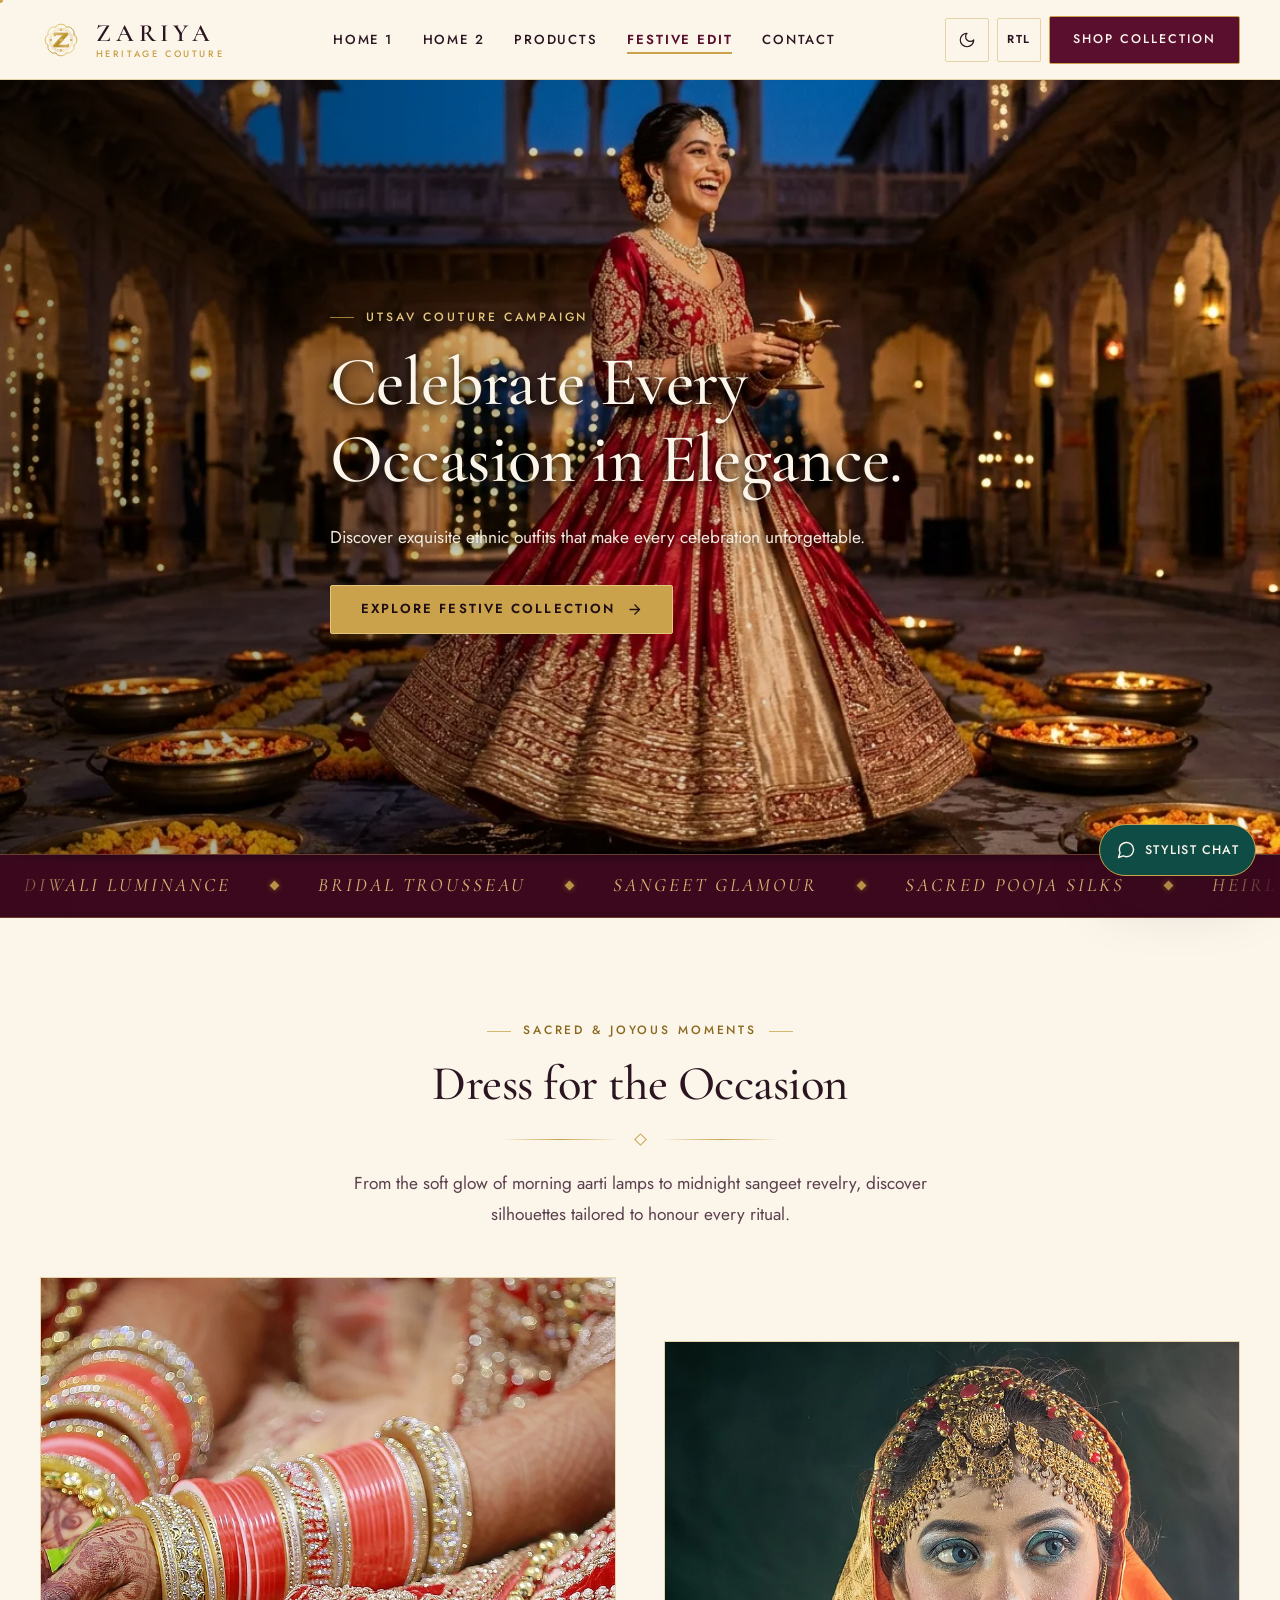
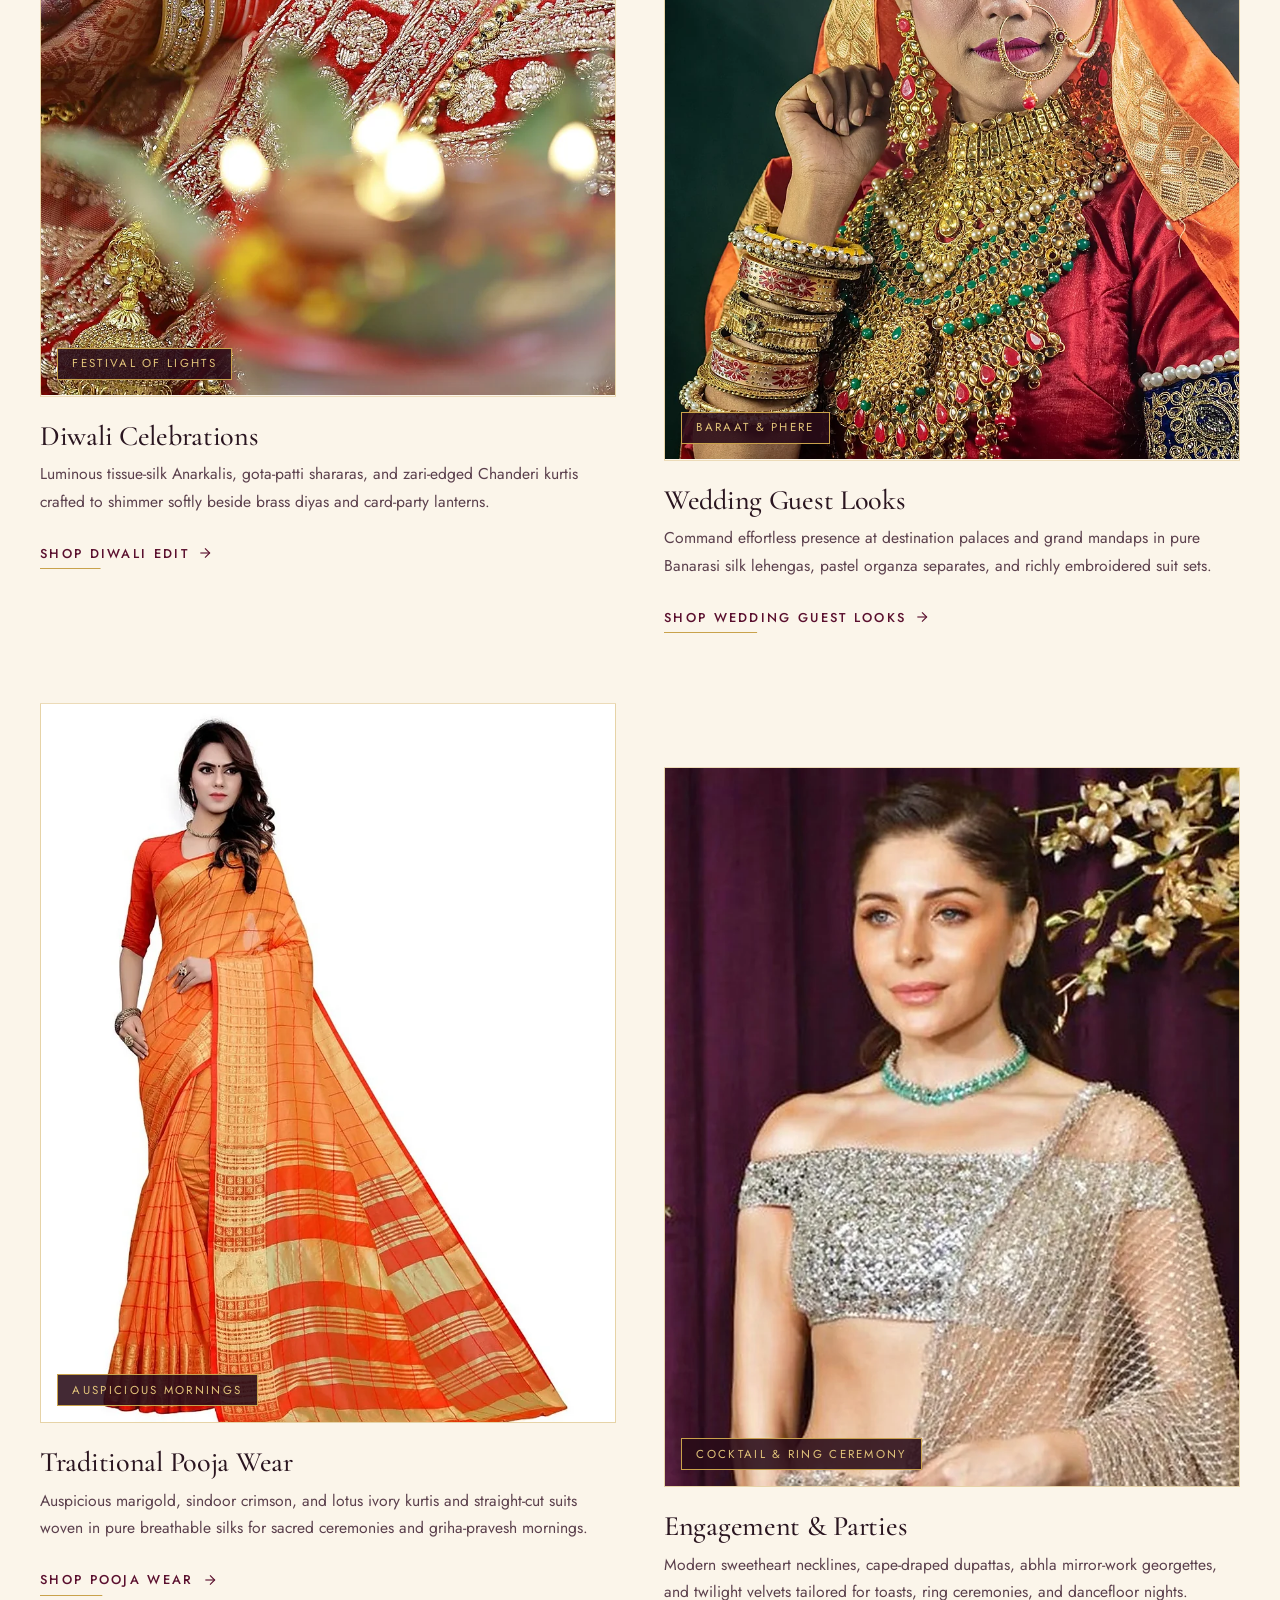
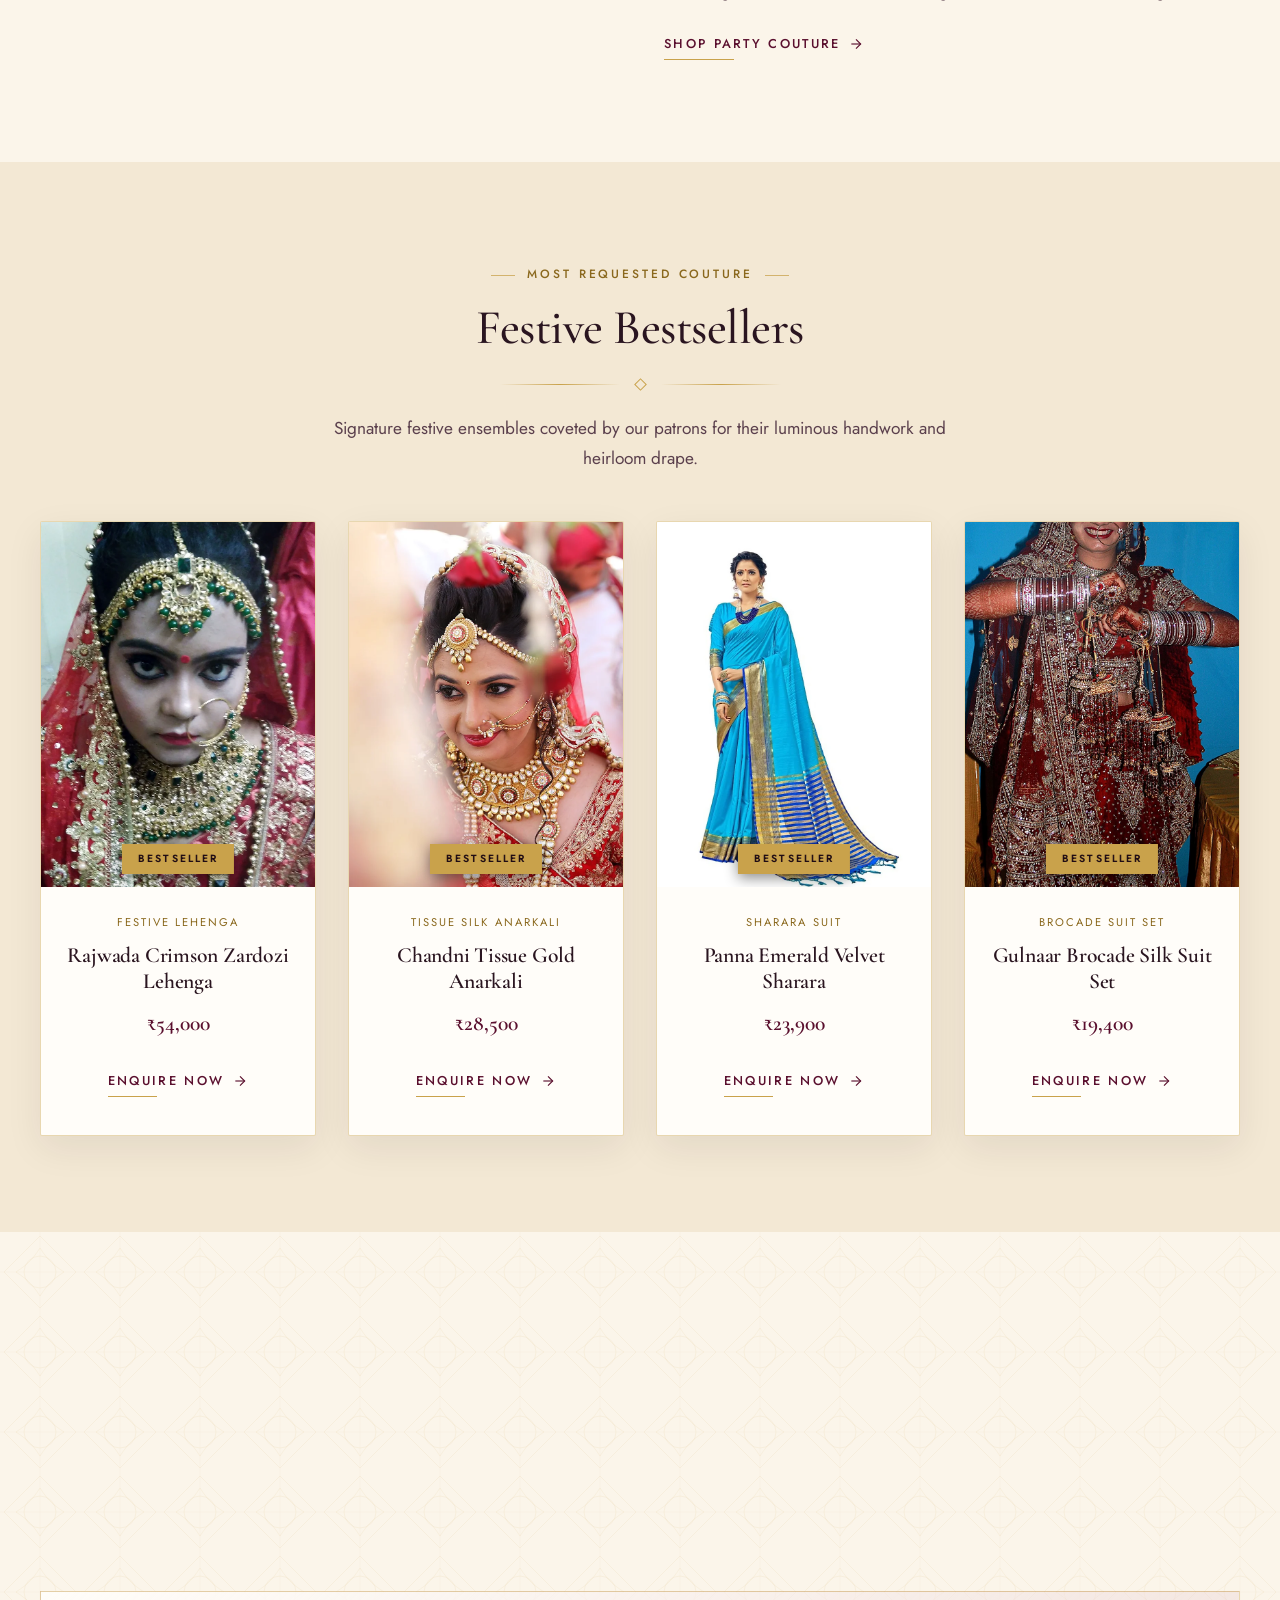
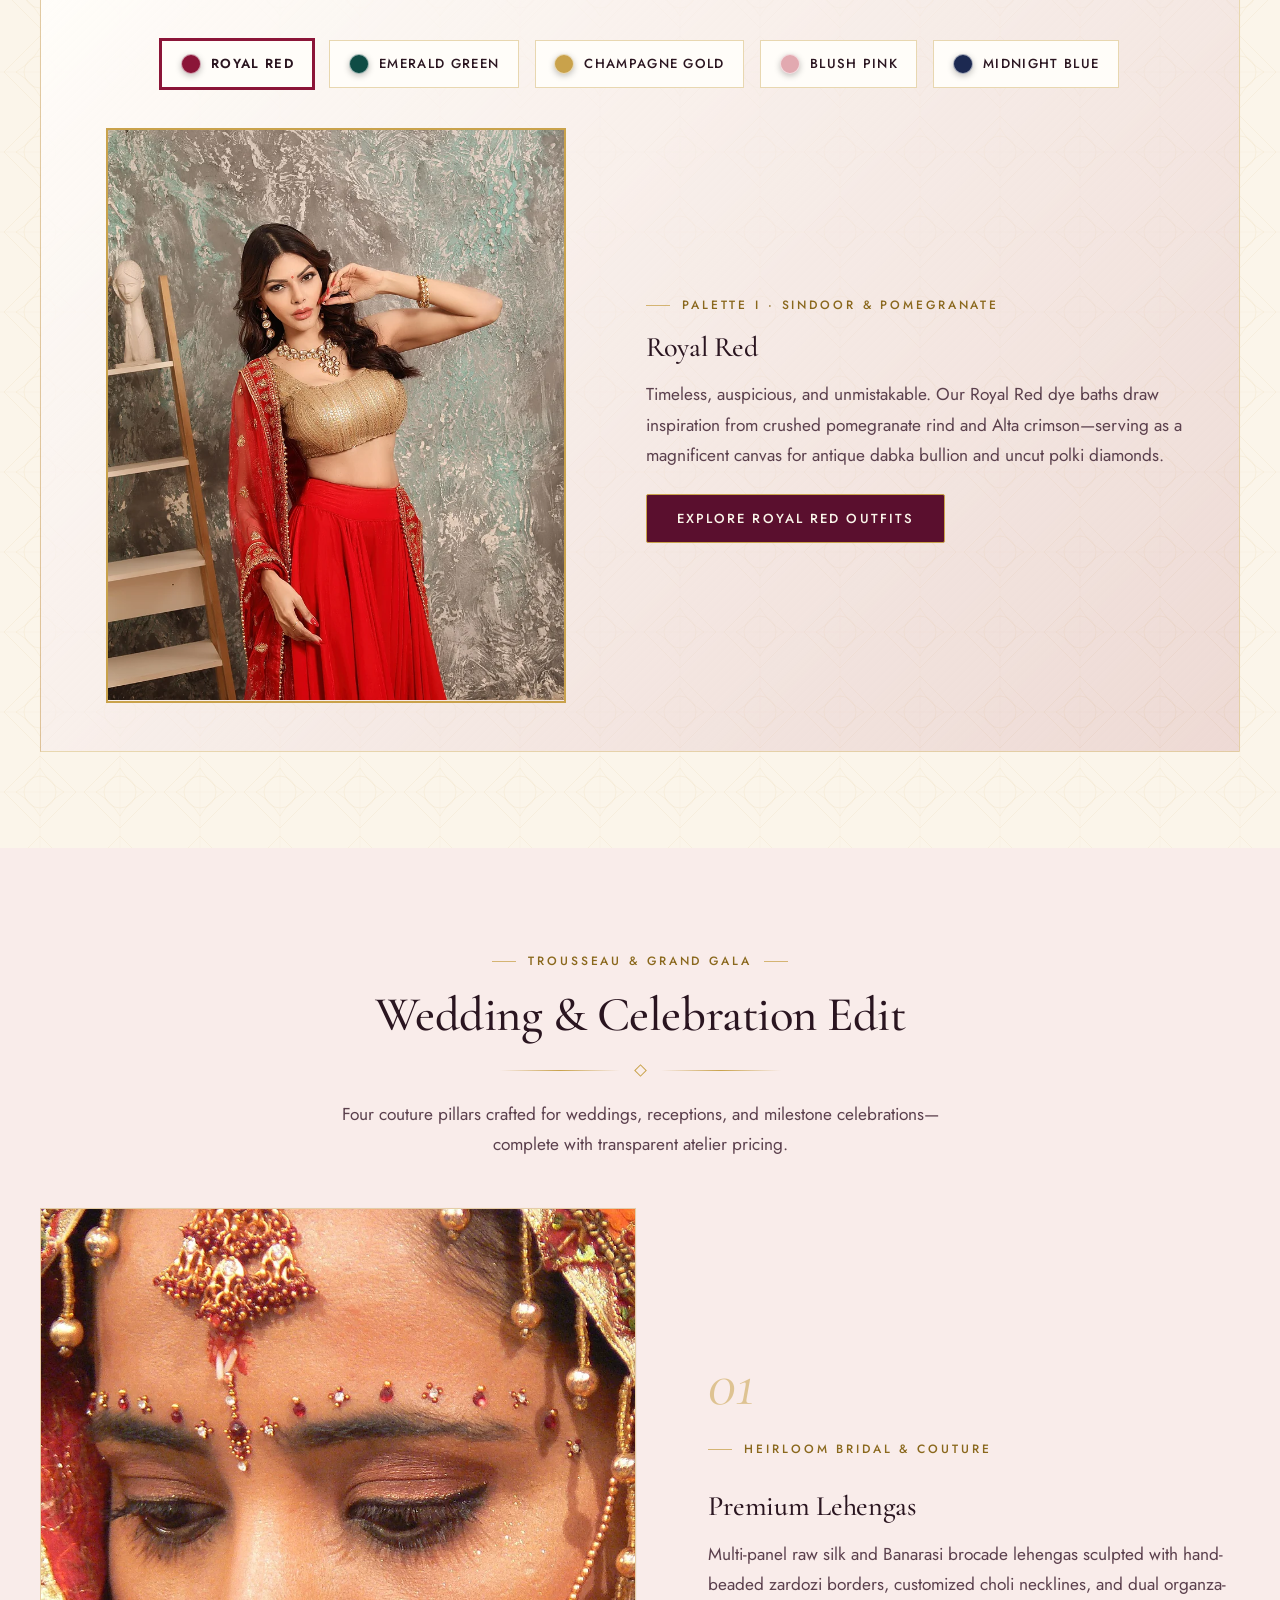
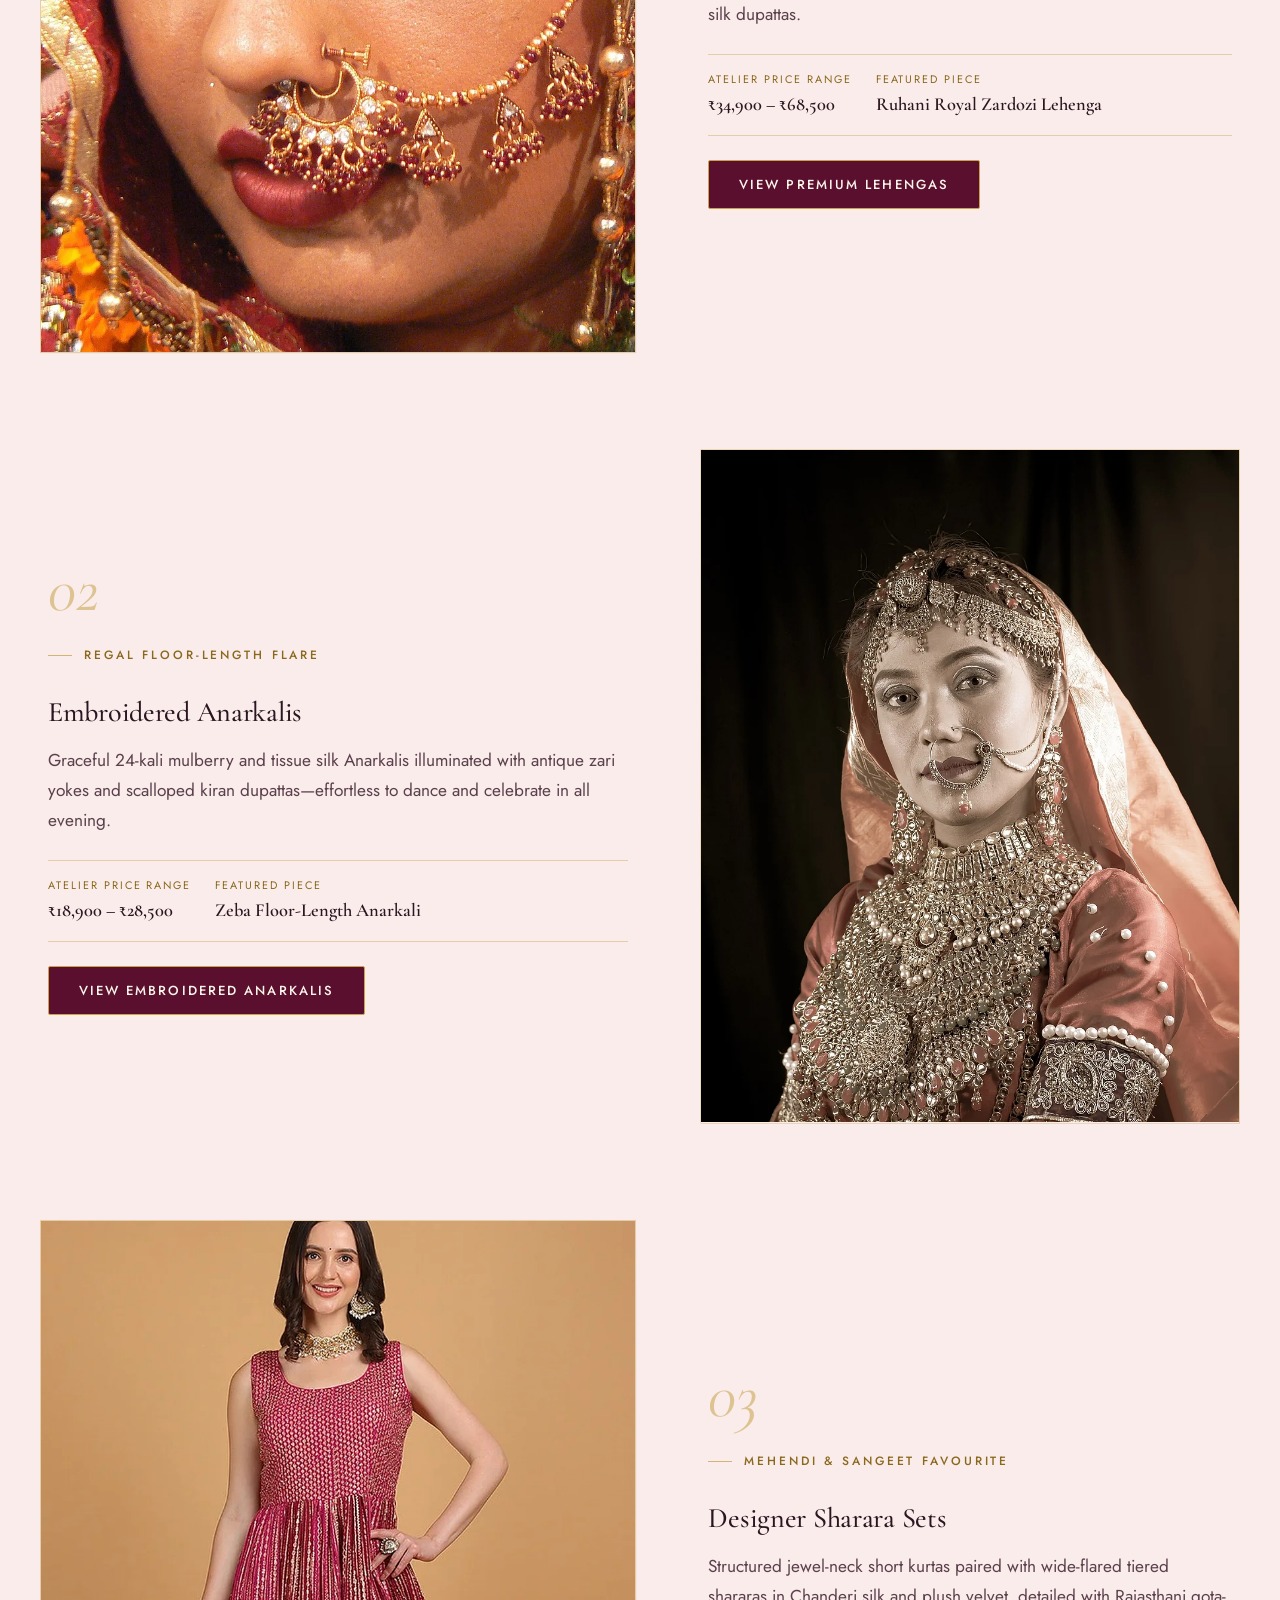
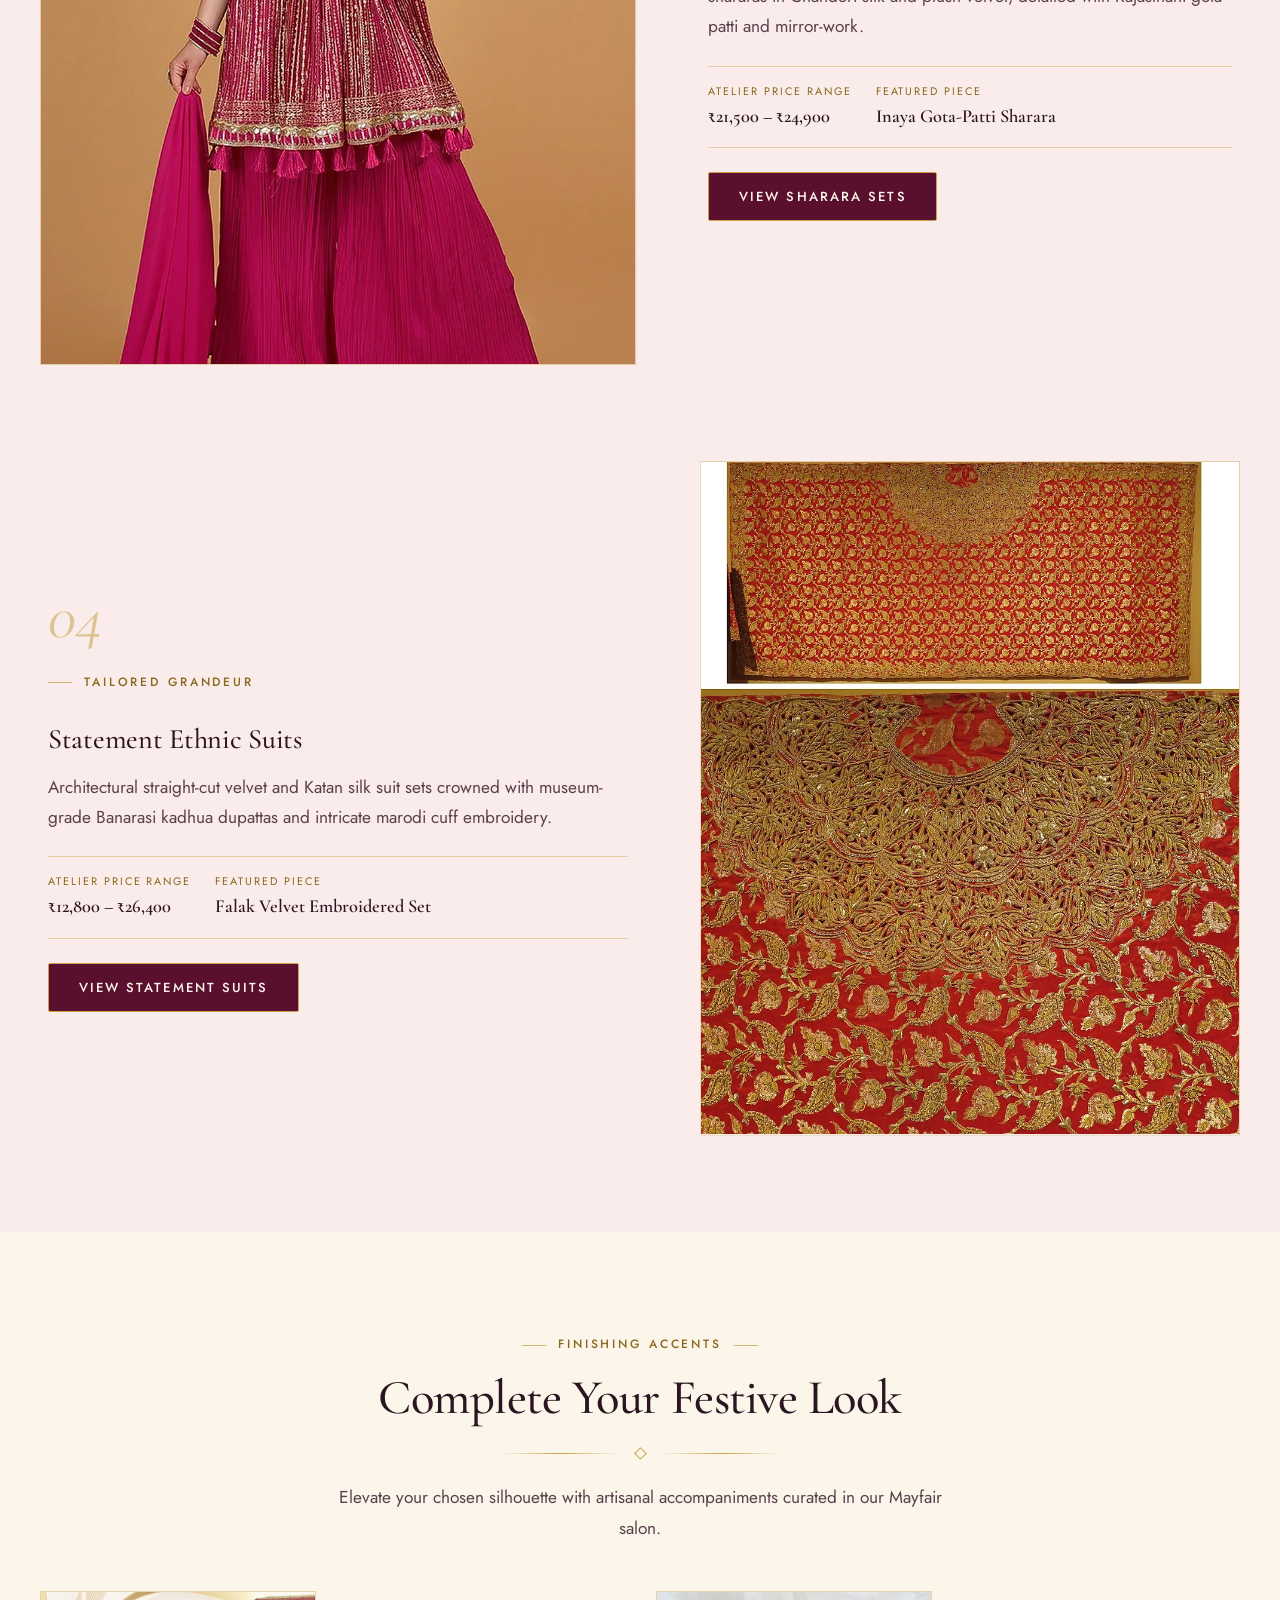
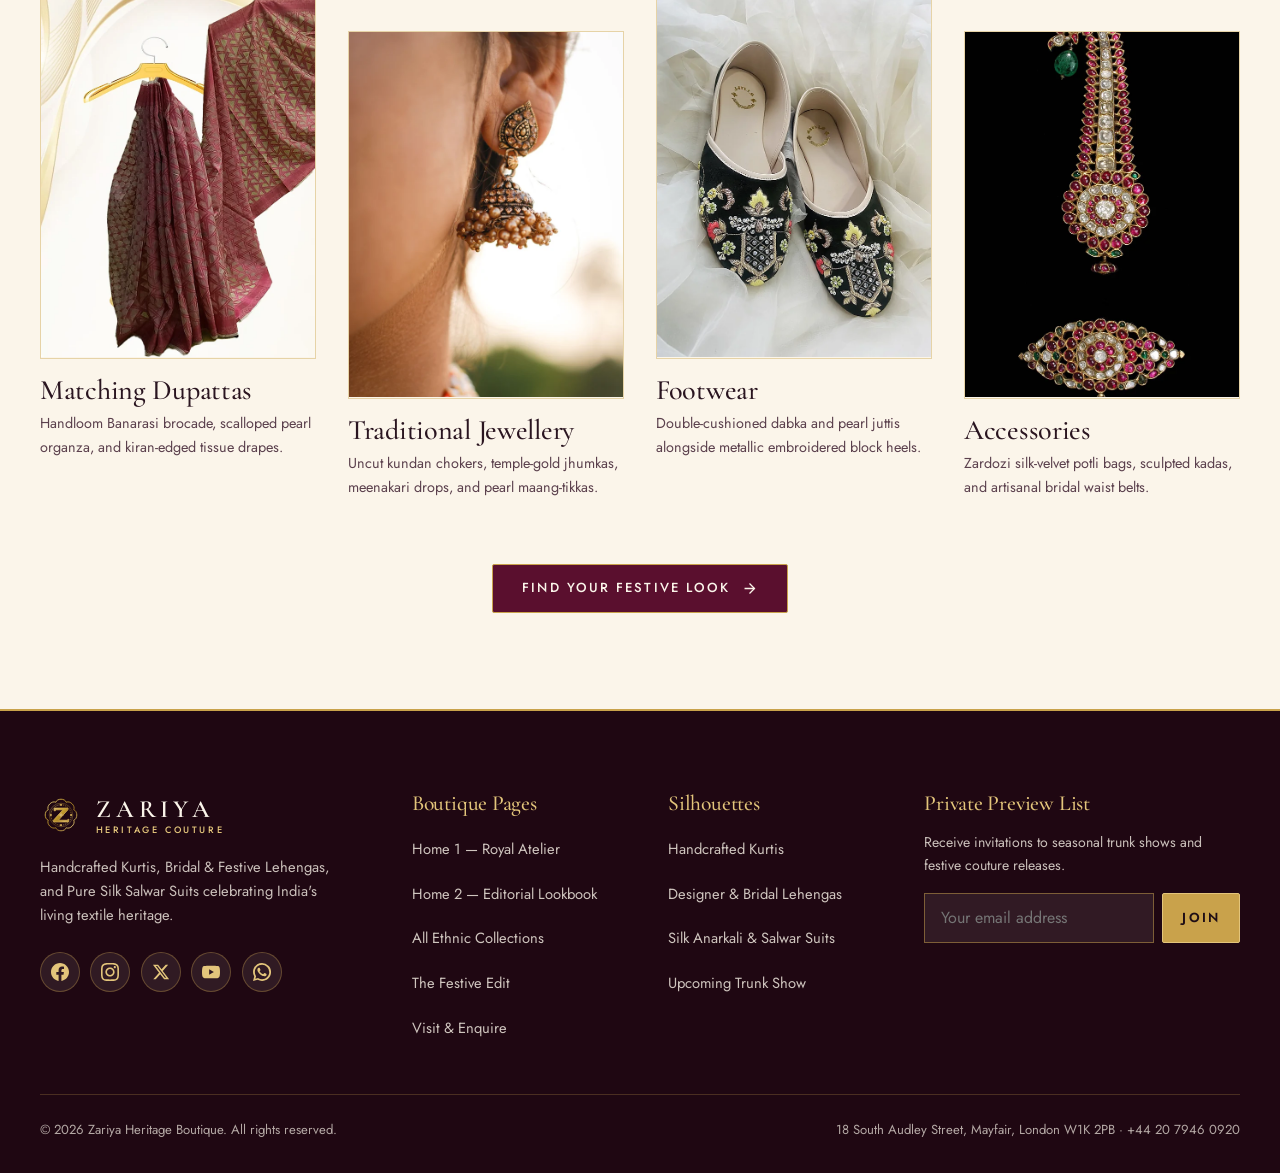
<file: pages/festive-edit.html>
<!DOCTYPE html>
<html lang="en" dir="ltr" data-theme="light">
<head>
  <meta charset="UTF-8">
  <meta name="viewport" content="width=device-width, initial-scale=1.0">
  <title>The Festive &amp; Wedding Edit | Zariya Couture Boutique</title>
  <meta name="description" content="Celebrate Diwali, weddings, and joyous soirées in Zariya's festive edit of crimson zardozi lehengas, tissue Anarkalis, sharara sets, and heritage accessories.">
  <meta name="robots" content="index, follow">
  <link rel="canonical" href="https://www.zariyaboutique.com/pages/festive-edit.html">

  <!-- Open Graph Metadata -->
  <meta property="og:type" content="website">
  <meta property="og:site_name" content="Zariya Heritage Boutique">
  <meta property="og:title" content="Celebrate Every Occasion in Elegance | Zariya Festive Edit">
  <meta property="og:description" content="Discover exquisite ethnic outfits that make every celebration unforgettable.">
  <meta property="og:url" content="https://www.zariyaboutique.com/pages/festive-edit.html">
  <meta property="og:image" content="../assets/images/festive-hero-campaign.jpg">

  <!-- Prevent Theme / RTL Flash -->
  <script>
    (function () {
      try {
        var t = localStorage.getItem('zariya-theme');
        if (!t && window.matchMedia && window.matchMedia('(prefers-color-scheme: dark)').matches) t = 'dark';
        if (t) document.documentElement.setAttribute('data-theme', t);
        var d = localStorage.getItem('zariya-dir');
        if (d) document.documentElement.setAttribute('dir', d);
      } catch (e) {}
    })();
  </script>

  <!-- Google Fonts -->
  <link rel="preconnect" href="https://fonts.googleapis.com">
  <link rel="preconnect" href="https://fonts.gstatic.com" crossorigin>
  <link href="https://fonts.googleapis.com/css2?family=Cormorant+Garamond:ital,wght@0,400;0,500;0,600;0,700;1,400;1,600&family=Jost:wght@300;400;500;600&family=Pinyon+Script&display=swap" rel="stylesheet">

    <!-- Favicon (Matching Brand Logo) -->
  <link rel="icon" type="image/svg+xml" href="../assets/images/favicon.svg">
  <link rel="icon" type="image/png" sizes="32x32" href="../assets/images/favicon-32x32.png">
  <link rel="icon" type="image/png" sizes="16x16" href="../assets/images/favicon-16x16.png">
  <link rel="apple-touch-icon" sizes="180x180" href="../assets/images/apple-touch-icon.png">
  <link rel="shortcut icon" href="../assets/images/favicon.ico">

  <!-- Stylesheets -->
  <!-- Core Base Stylesheet -->
  <link rel="stylesheet" href="../assets/css/style.css">

  <!-- Isolated Viewport Stylesheets: Mobile (<768px), Tab (768px-1023px), 1024+ Views -->
  <link rel="stylesheet" href="../assets/css/mobile.css" media="(max-width: 767.98px)">
  <link rel="stylesheet" href="../assets/css/tablet.css" media="(min-width: 768px) and (max-width: 1023.98px)">
  <link rel="stylesheet" href="../assets/css/desktop-1024.css" media="(min-width: 1024px)">
  <link rel="stylesheet" href="../assets/css/dark-mode.css">
  <link rel="stylesheet" href="../assets/css/rtl.css">

  <!-- JSON-LD Structured Data -->
  <script type="application/ld+json">
  {
    "@context": "https://schema.org",
    "@type": "CollectionPage",
    "name": "The Festive & Wedding Celebration Edit — Zariya Heritage Boutique",
    "description": "Discover exquisite ethnic outfits that make every celebration unforgettable.",
    "url": "https://www.zariyaboutique.com/pages/festive-edit.html"
  }
  </script>
</head>
<body>


  <!-- Preloader -->
  <div class="preloader" aria-hidden="true">
    <svg class="preloader__crest" viewBox="0 0 80 80" fill="none" stroke="currentColor" stroke-width="1.4">
      <defs>
        <linearGradient id="preloader-gold" x1="0%" y1="0%" x2="100%" y2="100%">
          <stop offset="0%" stop-color="#F5E4B2"/>
          <stop offset="28%" stop-color="#D4AF37"/>
          <stop offset="65%" stop-color="#AA8022"/>
          <stop offset="85%" stop-color="#E8CA72"/>
          <stop offset="100%" stop-color="#C9A24B"/>
        </linearGradient>
      </defs>
      <g transform="scale(1.25)">
        <path d="M 24.0 12.6 C 26.1 6.4, 37.9 6.4, 40.0 12.6 C 45.9 9.7, 54.3 18.1, 51.4 24.0 C 57.6 26.1, 57.6 37.9, 51.4 40.0 C 54.3 45.9, 45.9 54.3, 40.0 51.4 C 37.9 57.6, 26.1 57.6, 24.0 51.4 C 18.1 54.3, 9.7 45.9, 12.6 40.0 C 6.4 37.9, 6.4 26.1, 12.6 24.0 C 9.7 18.1, 18.1 9.7, 24.0 12.6 Z" fill="none" stroke="url(#preloader-gold)" stroke-width="1.3" stroke-linejoin="round"/>
        <circle cx="32" cy="32" r="18" fill="none" stroke="url(#preloader-gold)" stroke-width="0.75" stroke-opacity="0.6"/>
        <circle cx="32" cy="32" r="15.5" fill="none" stroke="url(#preloader-gold)" stroke-width="0.8" stroke-dasharray="0.8 2.5"/>
        <circle cx="32" cy="16.5" r="1" fill="url(#preloader-gold)"/>
        <circle cx="32" cy="47.5" r="1" fill="url(#preloader-gold)"/>
        <circle cx="16.5" cy="32" r="1" fill="url(#preloader-gold)"/>
        <circle cx="47.5" cy="32" r="1" fill="url(#preloader-gold)"/>
        <path d="M 21.5 25.5 L 21.5 21.5 L 42.5 21.5 L 42.5 24.0 L 28.0 40.0 L 42.5 40.0 L 42.5 38.5 L 43.5 38.5 L 43.5 42.5 L 20.5 42.5 L 20.5 40.0 L 35.0 24.0 L 23.5 24.0 L 23.5 25.5 Z" fill="url(#preloader-gold)"/>
        <polygon points="32,29.2 33.4,31.4 35.6,32 33.4,32.6 32,34.8 30.6,32.6 28.4,32 30.6,31.4" fill="url(#preloader-gold)"/>
      </g>
    </svg>
    <span class="preloader__label">The Festive Edit</span>
  </div>

  <div class="page-veil" aria-hidden="true"></div>
  <div class="cursor-dot" aria-hidden="true"></div>
  <div class="cursor-ring" aria-hidden="true"></div>

  <!-- =====================================================================
       SITE HEADER & NAVIGATION
       ===================================================================== -->
  <header class="site-header">
    <div class="container header-inner">
      <a href="index.html" class="brand-logo" aria-label="Zariya Heritage Boutique — Home">
        <svg class="brand-logo__mark" viewBox="0 0 64 64" fill="none" stroke="currentColor" stroke-width="1.4" aria-hidden="true">
          <defs>
            <linearGradient id="logo-gold" x1="0%" y1="0%" x2="100%" y2="100%">
              <stop offset="0%" stop-color="#F5E4B2"/>
              <stop offset="28%" stop-color="#D4AF37"/>
              <stop offset="65%" stop-color="#AA8022"/>
              <stop offset="85%" stop-color="#E8CA72"/>
              <stop offset="100%" stop-color="#C9A24B"/>
            </linearGradient>
            <linearGradient id="logo-gleam" x1="0%" y1="50%" x2="100%" y2="50%">
              <stop offset="0%" stop-color="#E7CE82"/>
              <stop offset="50%" stop-color="#FFF3D1"/>
              <stop offset="100%" stop-color="#C9A24B"/>
            </linearGradient>
          </defs>
          <path d="M 24.0 12.6 C 26.1 6.4, 37.9 6.4, 40.0 12.6 C 45.9 9.7, 54.3 18.1, 51.4 24.0 C 57.6 26.1, 57.6 37.9, 51.4 40.0 C 54.3 45.9, 45.9 54.3, 40.0 51.4 C 37.9 57.6, 26.1 57.6, 24.0 51.4 C 18.1 54.3, 9.7 45.9, 12.6 40.0 C 6.4 37.9, 6.4 26.1, 12.6 24.0 C 9.7 18.1, 18.1 9.7, 24.0 12.6 Z" fill="none" stroke="url(#logo-gold)" stroke-width="1.3" stroke-linejoin="round"/>
          <circle cx="32" cy="32" r="18" fill="none" stroke="url(#logo-gold)" stroke-width="0.75" stroke-opacity="0.6"/>
          <circle cx="32" cy="32" r="15.5" fill="none" stroke="url(#logo-gold)" stroke-width="0.8" stroke-dasharray="0.8 2.5" stroke-linecap="round"/>
          <circle cx="32" cy="16.5" r="1.1" fill="url(#logo-gleam)"/>
          <circle cx="32" cy="47.5" r="1.1" fill="url(#logo-gleam)"/>
          <circle cx="16.5" cy="32" r="1.1" fill="url(#logo-gleam)"/>
          <circle cx="47.5" cy="32" r="1.1" fill="url(#logo-gleam)"/>
          <path d="M 21.5 25.5 L 21.5 21.5 L 42.5 21.5 L 42.5 24.0 L 28.0 40.0 L 42.5 40.0 L 42.5 38.5 L 43.5 38.5 L 43.5 42.5 L 20.5 42.5 L 20.5 40.0 L 35.0 24.0 L 23.5 24.0 L 23.5 25.5 Z" fill="url(#logo-gold)"/>
          <polygon points="32,29.2 33.4,31.4 35.6,32 33.4,32.6 32,34.8 30.6,32.6 28.4,32 30.6,31.4" fill="#FFFFFF" opacity="0.9"/>
          <circle cx="32" cy="32" r="0.75" fill="url(#logo-gleam)"/>
        </svg>
        <span class="brand-logo__text">
          <span class="brand-logo__name">ZARIYA</span>
          <span class="brand-logo__sub">Heritage Couture</span>
        </span>
      </a>

      <nav class="primary-nav" aria-label="Primary Navigation">
        <a href="index.html" class="nav-link">Home 1</a>
        <a href="home-2.html" class="nav-link">Home 2</a>
        <a href="products.html" class="nav-link">Products</a>
        <a href="festive-edit.html" class="nav-link" aria-current="page">Festive Edit</a>
        <a href="contact.html" class="nav-link">Contact</a>
      </nav>

      <div class="header-actions">
        <button type="button" class="icon-toggle js-theme-toggle" aria-label="Toggle dark mode" aria-pressed="false">
          <svg viewBox="0 0 24 24" fill="none" stroke="currentColor" stroke-width="1.6" aria-hidden="true"><path d="M12 3a6 6 0 0 0 9 9 9 9 0 1 1-9-9Z"/></svg>
        </button>
        <button type="button" class="icon-toggle js-rtl-toggle" aria-label="Switch to Right-to-Left layout" aria-pressed="false">
          <span class="js-rtl-label">RTL</span>
        </button>
        <a href="products.html" class="btn btn-primary header-cta btn-magnetic">
          <span>Shop Collection</span>
        </a>
        <button type="button" class="icon-toggle menu-toggle js-menu-open" aria-label="Open navigation menu" aria-expanded="false" aria-controls="mobile-drawer">
          <svg viewBox="0 0 24 24" fill="none" stroke="currentColor" stroke-width="1.7" stroke-linecap="round" aria-hidden="true">
            <line x1="3" y1="7" x2="21" y2="7"/>
            <line x1="6" y1="12" x2="21" y2="12"/>
            <line x1="3" y1="17" x2="21" y2="17"/>
          </svg>
        </button>
      </div>
    </div>
  </header>

  <!-- Mobile Navigation Drawer -->
  <div class="mobile-drawer" id="mobile-drawer" aria-hidden="true" role="dialog" aria-modal="true" aria-label="Mobile Navigation">
    <div class="mobile-drawer__backdrop js-menu-close"></div>
    <div class="mobile-drawer__panel">
      <div>
        <div class="mobile-drawer__top">
          <div class="mobile-drawer__actions">
            <button type="button" class="icon-toggle js-theme-toggle" aria-label="Toggle dark mode" aria-pressed="false" title="Toggle dark mode">
              <svg viewBox="0 0 24 24" fill="none" stroke="currentColor" stroke-width="1.6" aria-hidden="true"><path d="M12 3a6 6 0 0 0 9 9 9 9 0 1 1-9-9Z"/></svg>
            </button>
            <button type="button" class="icon-toggle js-rtl-toggle" aria-label="Switch to Right-to-Left layout" aria-pressed="false" title="Switch layout direction">
              <span class="js-rtl-label">RTL</span>
            </button>
            <button type="button" class="icon-toggle js-menu-close" aria-label="Close navigation menu" title="Close navigation menu">
              <svg viewBox="0 0 24 24" fill="none" stroke="currentColor" stroke-width="1.7" stroke-linecap="round" aria-hidden="true">
                <line x1="18" y1="6" x2="6" y2="18"/>
                <line x1="6" y1="6" x2="18" y2="18"/>
              </svg>
            </button>
          </div>
        </div>
        <nav class="mobile-drawer__links" aria-label="Mobile Navigation Links">
          <a href="index.html" class="mobile-drawer__link">Home 1</a>
          <a href="home-2.html" class="mobile-drawer__link">Home 2</a>
          <a href="products.html" class="mobile-drawer__link">Products</a>
          <a href="festive-edit.html" class="mobile-drawer__link" aria-current="page">Festive Edit</a>
          <a href="contact.html" class="mobile-drawer__link">Contact</a>
        </nav>
      </div>
      <div>
        <a href="products.html" class="btn btn-primary" style="width: 100%;">Shop Collection</a>
      </div>
    </div>
  </div>

  <!-- =====================================================================
       MAIN CONTENT — FESTIVE EDIT
       ===================================================================== -->
  <main id="main-content">

    <!-- 1. FESTIVE CAMPAIGN HERO -->
    <section class="hero-fullbleed" aria-labelledby="festive-hero-heading">
      <div class="hero-media js-parallax">
        <picture>
          <source srcset="../assets/images/festive-hero-campaign.webp" type="image/webp">
          <img src="../assets/images/festive-hero-campaign.jpg" alt="Radiant Indian woman celebrating in a diya-lit heritage courtyard wearing a crimson and champagne gold embroidered silk Anarkali lehenga" width="1600" height="900" fetchpriority="high">
        </picture>
      </div>
      <div class="hero-overlay" aria-hidden="true"></div>
      <div class="container hero-content reveal-up">
        <span class="eyebrow eyebrow--start" style="color: var(--gold-light);">Utsav Couture Campaign</span>
        <h1 id="festive-hero-heading">Celebrate Every Occasion in Elegance.</h1>
        <p class="lead-text">Discover exquisite ethnic outfits that make every celebration unforgettable.</p>
        <div class="btn-group">
          <a href="#festive-bestsellers" class="btn btn-gold btn-magnetic">
            <span>Explore Festive Collection</span>
            <svg class="icon-arrow" viewBox="0 0 24 24" fill="none" stroke="currentColor" stroke-width="1.8" aria-hidden="true"><path d="M5 12h14"/><path d="m12 5 7 7-7 7"/></svg>
          </a>
        </div>
      </div>
    </section>

    <!-- MARQUEE STRIP (Continuous Running Model) -->
    <div class="marquee-band" aria-label="Festive attributes running ticker">
      <div class="marquee-track">
        <div class="marquee-group">
          <span class="marquee-item">Diwali Luminance</span><span class="marquee-gem"></span>
          <span class="marquee-item">Bridal Trousseau</span><span class="marquee-gem"></span>
          <span class="marquee-item">Sangeet Glamour</span><span class="marquee-gem"></span>
          <span class="marquee-item">Sacred Pooja Silks</span><span class="marquee-gem"></span>
          <span class="marquee-item">Heirloom Zari</span><span class="marquee-gem"></span>
          <span class="marquee-item">Navratri Velvet</span><span class="marquee-gem"></span>
          <span class="marquee-item">Royal Dabka Art</span><span class="marquee-gem"></span>
          <span class="marquee-item">Handloom Heritage</span><span class="marquee-gem"></span>
          <span class="marquee-item">Diwali Luminance</span><span class="marquee-gem"></span>
          <span class="marquee-item">Bridal Trousseau</span><span class="marquee-gem"></span>
          <span class="marquee-item">Sangeet Glamour</span><span class="marquee-gem"></span>
          <span class="marquee-item">Sacred Pooja Silks</span><span class="marquee-gem"></span>
          <span class="marquee-item">Heirloom Zari</span><span class="marquee-gem"></span>
          <span class="marquee-item">Navratri Velvet</span><span class="marquee-gem"></span>
          <span class="marquee-item">Royal Dabka Art</span><span class="marquee-gem"></span>
          <span class="marquee-item">Handloom Heritage</span><span class="marquee-gem"></span>
        </div>
        <div class="marquee-group" aria-hidden="true">
          <span class="marquee-item">Diwali Luminance</span><span class="marquee-gem"></span>
          <span class="marquee-item">Bridal Trousseau</span><span class="marquee-gem"></span>
          <span class="marquee-item">Sangeet Glamour</span><span class="marquee-gem"></span>
          <span class="marquee-item">Sacred Pooja Silks</span><span class="marquee-gem"></span>
          <span class="marquee-item">Heirloom Zari</span><span class="marquee-gem"></span>
          <span class="marquee-item">Navratri Velvet</span><span class="marquee-gem"></span>
          <span class="marquee-item">Royal Dabka Art</span><span class="marquee-gem"></span>
          <span class="marquee-item">Handloom Heritage</span><span class="marquee-gem"></span>
          <span class="marquee-item">Diwali Luminance</span><span class="marquee-gem"></span>
          <span class="marquee-item">Bridal Trousseau</span><span class="marquee-gem"></span>
          <span class="marquee-item">Sangeet Glamour</span><span class="marquee-gem"></span>
          <span class="marquee-item">Sacred Pooja Silks</span><span class="marquee-gem"></span>
          <span class="marquee-item">Heirloom Zari</span><span class="marquee-gem"></span>
          <span class="marquee-item">Navratri Velvet</span><span class="marquee-gem"></span>
          <span class="marquee-item">Royal Dabka Art</span><span class="marquee-gem"></span>
          <span class="marquee-item">Handloom Heritage</span><span class="marquee-gem"></span>
        </div>
        <div class="marquee-group" aria-hidden="true">
          <span class="marquee-item">Diwali Luminance</span><span class="marquee-gem"></span>
          <span class="marquee-item">Bridal Trousseau</span><span class="marquee-gem"></span>
          <span class="marquee-item">Sangeet Glamour</span><span class="marquee-gem"></span>
          <span class="marquee-item">Sacred Pooja Silks</span><span class="marquee-gem"></span>
          <span class="marquee-item">Heirloom Zari</span><span class="marquee-gem"></span>
          <span class="marquee-item">Navratri Velvet</span><span class="marquee-gem"></span>
          <span class="marquee-item">Royal Dabka Art</span><span class="marquee-gem"></span>
          <span class="marquee-item">Handloom Heritage</span><span class="marquee-gem"></span>
          <span class="marquee-item">Diwali Luminance</span><span class="marquee-gem"></span>
          <span class="marquee-item">Bridal Trousseau</span><span class="marquee-gem"></span>
          <span class="marquee-item">Sangeet Glamour</span><span class="marquee-gem"></span>
          <span class="marquee-item">Sacred Pooja Silks</span><span class="marquee-gem"></span>
          <span class="marquee-item">Heirloom Zari</span><span class="marquee-gem"></span>
          <span class="marquee-item">Navratri Velvet</span><span class="marquee-gem"></span>
          <span class="marquee-item">Royal Dabka Art</span><span class="marquee-gem"></span>
          <span class="marquee-item">Handloom Heritage</span><span class="marquee-gem"></span>
        </div>
        <div class="marquee-group" aria-hidden="true">
          <span class="marquee-item">Diwali Luminance</span><span class="marquee-gem"></span>
          <span class="marquee-item">Bridal Trousseau</span><span class="marquee-gem"></span>
          <span class="marquee-item">Sangeet Glamour</span><span class="marquee-gem"></span>
          <span class="marquee-item">Sacred Pooja Silks</span><span class="marquee-gem"></span>
          <span class="marquee-item">Heirloom Zari</span><span class="marquee-gem"></span>
          <span class="marquee-item">Navratri Velvet</span><span class="marquee-gem"></span>
          <span class="marquee-item">Royal Dabka Art</span><span class="marquee-gem"></span>
          <span class="marquee-item">Handloom Heritage</span><span class="marquee-gem"></span>
          <span class="marquee-item">Diwali Luminance</span><span class="marquee-gem"></span>
          <span class="marquee-item">Bridal Trousseau</span><span class="marquee-gem"></span>
          <span class="marquee-item">Sangeet Glamour</span><span class="marquee-gem"></span>
          <span class="marquee-item">Sacred Pooja Silks</span><span class="marquee-gem"></span>
          <span class="marquee-item">Heirloom Zari</span><span class="marquee-gem"></span>
          <span class="marquee-item">Navratri Velvet</span><span class="marquee-gem"></span>
          <span class="marquee-item">Royal Dabka Art</span><span class="marquee-gem"></span>
          <span class="marquee-item">Handloom Heritage</span><span class="marquee-gem"></span>
        </div>
      </div>
    </div>
    </div>

    <!-- 2. DRESS FOR THE OCCASION (4 Visual Categories in Asymmetric Editorial Spread) -->
    <section class="section" aria-labelledby="dress-occasion-heading">
      <div class="container">
        <header class="section-header reveal-up">
          <span class="eyebrow">Sacred &amp; Joyous Moments</span>
          <h2 id="dress-occasion-heading">Dress for the Occasion</h2>
          <div class="ornate-divider" aria-hidden="true"><span class="ornate-diamond"></span></div>
          <p class="lead-text" style="margin-inline: auto;">From the soft glow of morning aarti lamps to midnight sangeet revelry, discover silhouettes tailored to honour every ritual.</p>
        </header>

        <div class="occasion-spread">
          <!-- Category 1: Diwali Celebrations -->
          <article class="occasion-editorial reveal-up">
            <div class="occasion-editorial__img reveal-curtain">
              <span class="occasion-tag">Festival of Lights</span>
              <picture>
                <source srcset="../assets/images/festive-occ-diwali.webp" type="image/webp">
                <img src="../assets/images/festive-occ-diwali.jpg" alt="Woman dressed for Diwali celebrations in a jewel-toned silk Anarkali suit with gold zari borders" width="880" height="1100" loading="lazy">
              </picture>
            </div>
            <h3>Diwali Celebrations</h3>
            <p class="lead-text" style="font-size: 0.98rem; margin-block: 0.5rem 1rem;">Luminous tissue-silk Anarkalis, gota-patti shararas, and zari-edged Chanderi kurtis crafted to shimmer softly beside brass diyas and card-party lanterns.</p>
            <a href="products.html?occasion=Festive" class="editorial-link">
              <span>Shop Diwali Edit</span>
              <svg class="icon-arrow" viewBox="0 0 24 24" fill="none" stroke="currentColor" stroke-width="1.7" aria-hidden="true"><path d="M5 12h14"/><path d="m12 5 7 7-7 7"/></svg>
            </a>
          </article>

          <!-- Category 2: Wedding Guest Looks -->
          <article class="occasion-editorial reveal-up">
            <div class="occasion-editorial__img reveal-curtain">
              <span class="occasion-tag">Baraat &amp; Phere</span>
              <picture>
                <source srcset="../assets/images/festive-occ-wedding-guest.webp" type="image/webp">
                <img src="../assets/images/festive-occ-wedding-guest.jpg" alt="Wedding guest wearing a regal Banarasi brocade lehenga and emerald jewellery" width="880" height="1100" loading="lazy">
              </picture>
            </div>
            <h3>Wedding Guest Looks</h3>
            <p class="lead-text" style="font-size: 0.98rem; margin-block: 0.5rem 1rem;">Command effortless presence at destination palaces and grand mandaps in pure Banarasi silk lehengas, pastel organza separates, and richly embroidered suit sets.</p>
            <a href="products.html?occasion=Wedding" class="editorial-link">
              <span>Shop Wedding Guest Looks</span>
              <svg class="icon-arrow" viewBox="0 0 24 24" fill="none" stroke="currentColor" stroke-width="1.7" aria-hidden="true"><path d="M5 12h14"/><path d="m12 5 7 7-7 7"/></svg>
            </a>
          </article>

          <!-- Category 3: Traditional Pooja Wear -->
          <article class="occasion-editorial reveal-up">
            <div class="occasion-editorial__img reveal-curtain">
              <span class="occasion-tag">Auspicious Mornings</span>
              <picture>
                <source srcset="../assets/images/festive-occ-pooja-wear.webp" type="image/webp">
                <img src="../assets/images/festive-occ-pooja-wear.jpg" alt="Graceful woman wearing auspicious saffron-gold and vermilion silk kurti set for traditional pooja" width="880" height="1100" loading="lazy">
              </picture>
            </div>
            <h3>Traditional Pooja Wear</h3>
            <p class="lead-text" style="font-size: 0.98rem; margin-block: 0.5rem 1rem;">Auspicious marigold, sindoor crimson, and lotus ivory kurtis and straight-cut suits woven in pure breathable silks for sacred ceremonies and griha-pravesh mornings.</p>
            <a href="products.html?category=Kurtis" class="editorial-link">
              <span>Shop Pooja Wear</span>
              <svg class="icon-arrow" viewBox="0 0 24 24" fill="none" stroke="currentColor" stroke-width="1.7" aria-hidden="true"><path d="M5 12h14"/><path d="m12 5 7 7-7 7"/></svg>
            </a>
          </article>

          <!-- Category 4: Engagement & Parties -->
          <article class="occasion-editorial reveal-up">
            <div class="occasion-editorial__img reveal-curtain">
              <span class="occasion-tag">Cocktail &amp; Ring Ceremony</span>
              <picture>
                <source srcset="../assets/images/festive-occ-engagement-parties.webp" type="image/webp">
                <img src="../assets/images/festive-occ-engagement-parties.jpg" alt="Stylish woman wearing a contemporary mirror-work and sequin lehenga for an engagement soirée" width="880" height="1100" loading="lazy">
              </picture>
            </div>
            <h3>Engagement &amp; Parties</h3>
            <p class="lead-text" style="font-size: 0.98rem; margin-block: 0.5rem 1rem;">Modern sweetheart necklines, cape-draped dupattas, abhla mirror-work georgettes, and twilight velvets tailored for toasts, ring ceremonies, and dancefloor nights.</p>
            <a href="products.html?occasion=Party" class="editorial-link">
              <span>Shop Party Couture</span>
              <svg class="icon-arrow" viewBox="0 0 24 24" fill="none" stroke="currentColor" stroke-width="1.7" aria-hidden="true"><path d="M5 12h14"/><path d="m12 5 7 7-7 7"/></svg>
            </a>
          </article>
        </div>
      </div>
    </section>

    <!-- 3. FESTIVE BESTSELLERS (4 Popular Festive Outfits — 3D Tilt Cards, Centered) -->
    <section class="section surface-alt" id="festive-bestsellers" aria-labelledby="festive-bestsellers-heading">
      <div class="container">
        <header class="section-header reveal-up">
          <span class="eyebrow">Most Requested Couture</span>
          <h2 id="festive-bestsellers-heading">Festive Bestsellers</h2>
          <div class="ornate-divider" aria-hidden="true"><span class="ornate-diamond"></span></div>
          <p class="lead-text" style="margin-inline: auto;">Signature festive ensembles coveted by our patrons for their luminous handwork and heirloom drape.</p>
        </header>

        <div class="cards-grid-4">
          <!-- Bestseller 1 -->
          <article class="tilt-card reveal-up">
            <div class="tilt-card__media">
              <span class="card-badge card-badge--gold">Bestseller</span>
              <picture>
                <source srcset="../assets/images/festive-best-lehenga-01.webp" type="image/webp">
                <img src="../assets/images/festive-best-lehenga-01.jpg" alt="Rajwada Crimson Zardozi Lehenga in pure raw silk" width="800" height="1067" loading="lazy">
              </picture>
            </div>
            <div class="tilt-card__body">
              <span class="card-icon" aria-hidden="true"><svg viewBox="0 0 24 24" fill="none" stroke="currentColor" stroke-width="1.5"><path d="m12 2 3 6 6 .8-4.4 4.3 1 6.2L12 16.4 6.4 19.3l1-6.2L3 8.8 9 8l3-6Z"/></svg></span>
              <span class="tilt-card__subcat">Festive Lehenga</span>
              <h3 class="tilt-card__title">Rajwada Crimson Zardozi Lehenga</h3>
              <p class="tilt-card__price ltr-num">₹54,000</p>
              <div class="tilt-card__actions">
                <a href="contact.html?category=Lehengas&amp;product=Rajwada+Crimson+Zardozi+Lehenga#enquiry-form" class="editorial-link">
                  <span>Enquire Now</span>
                  <svg class="icon-arrow" viewBox="0 0 24 24" fill="none" stroke="currentColor" stroke-width="1.7" aria-hidden="true"><path d="M5 12h14"/><path d="m12 5 7 7-7 7"/></svg>
                </a>
              </div>
            </div>
          </article>

          <!-- Bestseller 2 -->
          <article class="tilt-card reveal-up">
            <div class="tilt-card__media">
              <span class="card-badge card-badge--gold">Bestseller</span>
              <picture>
                <source srcset="../assets/images/festive-best-anarkali-02.webp" type="image/webp">
                <img src="../assets/images/festive-best-anarkali-02.jpg" alt="Chandni Tissue Gold Anarkali floor-length suit" width="800" height="1067" loading="lazy">
              </picture>
            </div>
            <div class="tilt-card__body">
              <span class="card-icon" aria-hidden="true"><svg viewBox="0 0 24 24" fill="none" stroke="currentColor" stroke-width="1.5"><polygon points="12 2 19 12 12 22 5 12 12 2"/></svg></span>
              <span class="tilt-card__subcat">Tissue Silk Anarkali</span>
              <h3 class="tilt-card__title">Chandni Tissue Gold Anarkali</h3>
              <p class="tilt-card__price ltr-num">₹28,500</p>
              <div class="tilt-card__actions">
                <a href="contact.html?category=Salwar+Suits&amp;product=Chandni+Tissue+Gold+Anarkali#enquiry-form" class="editorial-link">
                  <span>Enquire Now</span>
                  <svg class="icon-arrow" viewBox="0 0 24 24" fill="none" stroke="currentColor" stroke-width="1.7" aria-hidden="true"><path d="M5 12h14"/><path d="m12 5 7 7-7 7"/></svg>
                </a>
              </div>
            </div>
          </article>

          <!-- Bestseller 3 -->
          <article class="tilt-card reveal-up">
            <div class="tilt-card__media">
              <span class="card-badge card-badge--gold">Bestseller</span>
              <picture>
                <source srcset="../assets/images/festive-best-sharara-03.webp" type="image/webp">
                <img src="../assets/images/festive-best-sharara-03.jpg" alt="Panna Emerald Velvet Sharara set with antique gold tilla embroidery" width="800" height="1067" loading="lazy">
              </picture>
            </div>
            <div class="tilt-card__body">
              <span class="card-icon" aria-hidden="true"><svg viewBox="0 0 24 24" fill="none" stroke="currentColor" stroke-width="1.5"><circle cx="12" cy="12" r="7"/><circle cx="12" cy="12" r="2.5"/></svg></span>
              <span class="tilt-card__subcat">Sharara Suit</span>
              <h3 class="tilt-card__title">Panna Emerald Velvet Sharara</h3>
              <p class="tilt-card__price ltr-num">₹23,900</p>
              <div class="tilt-card__actions">
                <a href="contact.html?category=Salwar+Suits&amp;product=Panna+Emerald+Velvet+Sharara#enquiry-form" class="editorial-link">
                  <span>Enquire Now</span>
                  <svg class="icon-arrow" viewBox="0 0 24 24" fill="none" stroke="currentColor" stroke-width="1.7" aria-hidden="true"><path d="M5 12h14"/><path d="m12 5 7 7-7 7"/></svg>
                </a>
              </div>
            </div>
          </article>

          <!-- Bestseller 4 -->
          <article class="tilt-card reveal-up">
            <div class="tilt-card__media">
              <span class="card-badge card-badge--gold">Bestseller</span>
              <picture>
                <source srcset="../assets/images/festive-best-suit-04.webp" type="image/webp">
                <img src="../assets/images/festive-best-suit-04.jpg" alt="Gulnaar Brocade Silk Suit Set with handwoven Banarasi dupatta" width="800" height="1067" loading="lazy">
              </picture>
            </div>
            <div class="tilt-card__body">
              <span class="card-icon" aria-hidden="true"><svg viewBox="0 0 24 24" fill="none" stroke="currentColor" stroke-width="1.5"><path d="M12 2.5c2.5 3.5 6 6 6 10.5a6 6 0 1 1-12 0c0-4.5 3.5-7 6-10.5Z"/></svg></span>
              <span class="tilt-card__subcat">Brocade Suit Set</span>
              <h3 class="tilt-card__title">Gulnaar Brocade Silk Suit Set</h3>
              <p class="tilt-card__price ltr-num">₹19,400</p>
              <div class="tilt-card__actions">
                <a href="contact.html?category=Salwar+Suits&amp;product=Gulnaar+Brocade+Silk+Suit+Set#enquiry-form" class="editorial-link">
                  <span>Enquire Now</span>
                  <svg class="icon-arrow" viewBox="0 0 24 24" fill="none" stroke="currentColor" stroke-width="1.7" aria-hidden="true"><path d="M5 12h14"/><path d="m12 5 7 7-7 7"/></svg>
                </a>
              </div>
            </div>
          </article>
        </div>
      </div>
    </section>

    <!-- 4. COLOURS OF CELEBRATION (Interactive Colour-Swatch Selector + Dynamic Page Accent) -->
    <section class="section surface-jali" aria-labelledby="colours-celebration-heading">
      <div class="container">
        <header class="section-header reveal-up">
          <span class="eyebrow">The Dye-Master's Palette</span>
          <h2 id="colours-celebration-heading">Colours of Celebration</h2>
          <div class="ornate-divider" aria-hidden="true"><span class="ornate-diamond"></span></div>
          <p class="lead-text" style="margin-inline: auto;">Select a festive dye palette below to explore coordinated couture photography, auspicious symbolism, and jewel pairings.</p>
        </header>

        <div class="color-story-shell js-color-story-shell reveal-up">
          <!-- Interactive Swatch Selector -->
          <div class="swatch-selector" role="tablist" aria-label="Select festive colour story">
            <button type="button" class="swatch-btn" role="tab" data-color-id="royal-red" data-accent-hex="#8B1538" data-accent-soft="rgba(139, 21, 56, 0.14)" aria-selected="true">
              <span class="swatch-dot" style="background-color: #8B1538;"></span>
              <span>Royal Red</span>
            </button>
            <button type="button" class="swatch-btn" role="tab" data-color-id="emerald-green" data-accent-hex="#0F4C45" data-accent-soft="rgba(15, 76, 69, 0.15)" aria-selected="false">
              <span class="swatch-dot" style="background-color: #0F4C45;"></span>
              <span>Emerald Green</span>
            </button>
            <button type="button" class="swatch-btn" role="tab" data-color-id="champagne-gold" data-accent-hex="#B5892E" data-accent-soft="rgba(201, 162, 75, 0.20)" aria-selected="false">
              <span class="swatch-dot" style="background-color: #C9A24B;"></span>
              <span>Champagne Gold</span>
            </button>
            <button type="button" class="swatch-btn" role="tab" data-color-id="blush-pink" data-accent-hex="#B86B77" data-accent-soft="rgba(242, 214, 211, 0.36)" aria-selected="false">
              <span class="swatch-dot" style="background-color: #E2A9B0;"></span>
              <span>Blush Pink</span>
            </button>
            <button type="button" class="swatch-btn" role="tab" data-color-id="midnight-blue" data-accent-hex="#1C2951" data-accent-soft="rgba(28, 41, 81, 0.15)" aria-selected="false">
              <span class="swatch-dot" style="background-color: #1C2951;"></span>
              <span>Midnight Blue</span>
            </button>
          </div>

          <!-- Palette 1: Royal Red -->
          <article class="color-story-panel is-active" data-color-panel="royal-red" aria-hidden="false">
            <div class="color-story-img">
              <picture>
                <source srcset="../assets/images/festive-color-royal-red.webp" type="image/webp">
                <img src="../assets/images/festive-color-royal-red.jpg" alt="Coordinated Royal Red bridal and festive silk lehenga illuminated by antique gold zari" width="800" height="1000" loading="lazy">
              </picture>
            </div>
            <div>
              <span class="eyebrow eyebrow--start">Palette I · Sindoor &amp; Pomegranate</span>
              <h3>Royal Red</h3>
              <p class="lead-text" style="margin-block: var(--space-2) var(--space-3);">Timeless, auspicious, and unmistakable. Our Royal Red dye baths draw inspiration from crushed pomegranate rind and Alta crimson—serving as a magnificent canvas for antique dabka bullion and uncut polki diamonds.</p>
              <a href="products.html?color=Maroon" class="btn btn-primary">Explore Royal Red Outfits</a>
            </div>
          </article>

          <!-- Palette 2: Emerald Green -->
          <article class="color-story-panel" data-color-panel="emerald-green" aria-hidden="true">
            <div class="color-story-img">
              <picture>
                <source srcset="../assets/images/festive-color-emerald-green.webp" type="image/webp">
                <img src="../assets/images/festive-color-emerald-green.jpg" alt="Coordinated Emerald Green Banarasi silk ethnic suit with molten gold brocade" width="800" height="1000" loading="lazy">
              </picture>
            </div>
            <div>
              <span class="eyebrow eyebrow--start">Palette II · Panna Jewel</span>
              <h3>Emerald Green</h3>
              <p class="lead-text" style="margin-block: var(--space-2) var(--space-3);">Symbolizing renewal and royal courtly splendour, deep Emerald Green flatters every Indian undertone—especially when woven in Katan silk or plush velvet alongside heritage temple gold jewellery.</p>
              <a href="products.html?color=Emerald" class="btn btn-primary">Explore Emerald Outfits</a>
            </div>
          </article>

          <!-- Palette 3: Champagne Gold -->
          <article class="color-story-panel" data-color-panel="champagne-gold" aria-hidden="true">
            <div class="color-story-img">
              <picture>
                <source srcset="../assets/images/festive-color-champagne-gold.webp" type="image/webp">
                <img src="../assets/images/festive-color-champagne-gold.jpg" alt="Coordinated Champagne Gold tissue silk lehenga and pearl-work dupatta" width="800" height="1000" loading="lazy">
              </picture>
            </div>
            <div>
              <span class="eyebrow eyebrow--start">Palette III · Molten Zari</span>
              <h3>Champagne Gold</h3>
              <p class="lead-text" style="margin-block: var(--space-2) var(--space-3);">Luminous without overpowering, Champagne Gold blends raw tussar ivory with metallic zari threads—catching sunlight at daytime pheras and chandelier glow at evening receptions alike.</p>
              <a href="products.html?color=Gold" class="btn btn-primary">Explore Champagne Gold</a>
            </div>
          </article>

          <!-- Palette 4: Blush Pink -->
          <article class="color-story-panel" data-color-panel="blush-pink" aria-hidden="true">
            <div class="color-story-img">
              <picture>
                <source srcset="../assets/images/festive-color-blush-pink.webp" type="image/webp">
                <img src="../assets/images/festive-color-blush-pink.jpg" alt="Coordinated Blush Pink organza ethnic ensemble embroidered with ivory resham" width="800" height="1000" loading="lazy">
              </picture>
            </div>
            <div>
              <span class="eyebrow eyebrow--start">Palette IV · Rosewater Bloom</span>
              <h3>Blush Pink</h3>
              <p class="lead-text" style="margin-block: var(--space-2) var(--space-3);">Romantic, poetic, and featherlight. Rendered on translucent organza and Chanderi silk with tonal resham and pearl drops, Blush Pink shines at engagement luncheons and floral daytime weddings.</p>
              <a href="products.html?color=Blush+Pink" class="btn btn-primary">Explore Blush Pink</a>
            </div>
          </article>

          <!-- Palette 5: Midnight Blue -->
          <article class="color-story-panel" data-color-panel="midnight-blue" aria-hidden="true">
            <div class="color-story-img">
              <picture>
                <source srcset="../assets/images/festive-color-midnight-blue.webp" type="image/webp">
                <img src="../assets/images/festive-color-midnight-blue.jpg" alt="Coordinated Midnight Blue sangeet lehenga shimmering with mirror and silver-gold kasab work" width="800" height="1000" loading="lazy">
              </picture>
            </div>
            <div>
              <span class="eyebrow eyebrow--start">Palette V · Neel Ratna</span>
              <h3>Midnight Blue</h3>
              <p class="lead-text" style="margin-block: var(--space-2) var(--space-3);">Made for starlit terrace sangeets and winter receptions, deep Midnight Blue amplifies the brilliance of abhla mirror-work, silver-gold kasab embroidery, and diamond-polki drop earrings.</p>
              <a href="products.html?color=Midnight+Blue" class="btn btn-primary">Explore Midnight Blue</a>
            </div>
          </article>
        </div>
      </div>
    </section>

    <!-- 5. WEDDING & CELEBRATION EDIT (Alternating Couture Ledger Rows with Links & Prices) -->
    <section class="section surface-blush" aria-labelledby="wedding-celebration-heading">
      <div class="container">
        <header class="section-header reveal-up">
          <span class="eyebrow">Trousseau &amp; Grand Gala</span>
          <h2 id="wedding-celebration-heading">Wedding &amp; Celebration Edit</h2>
          <div class="ornate-divider" aria-hidden="true"><span class="ornate-diamond"></span></div>
          <p class="lead-text" style="margin-inline: auto;">Four couture pillars crafted for weddings, receptions, and milestone celebrations—complete with transparent atelier pricing.</p>
        </header>

        <div class="editorial-rows">
          <!-- Edit 1: Premium Lehengas -->
          <article class="editorial-row reveal-up">
            <div class="editorial-row__media reveal-curtain">
              <div class="editorial-row__frame">
                <picture>
                  <source srcset="../assets/images/festive-edit-premium-lehenga.webp" type="image/webp">
                  <img src="../assets/images/festive-edit-premium-lehenga.jpg" alt="Premium bridal and wedding lehenga featuring dense zardozi and kundan handwork" width="900" height="1125" loading="lazy">
                </picture>
              </div>
            </div>
            <div class="editorial-row__content">
              <span class="editorial-row__num" aria-hidden="true">01</span>
              <span class="eyebrow eyebrow--start">Heirloom Bridal &amp; Couture</span>
              <h3>Premium Lehengas</h3>
              <p class="lead-text">Multi-panel raw silk and Banarasi brocade lehengas sculpted with hand-beaded zardozi borders, customized choli necklines, and dual organza-silk dupattas.</p>
              <div class="editorial-specs">
                <div>
                  <span class="editorial-spec__label">Atelier Price Range</span>
                  <span class="editorial-spec__val ltr-num">₹34,900 – ₹68,500</span>
                </div>
                <div>
                  <span class="editorial-spec__label">Featured Piece</span>
                  <span class="editorial-spec__val">Ruhani Royal Zardozi Lehenga</span>
                </div>
              </div>
              <a href="products.html?category=Lehengas" class="btn btn-primary">View Premium Lehengas</a>
            </div>
          </article>

          <!-- Edit 2: Embroidered Anarkalis -->
          <article class="editorial-row editorial-row--reverse reveal-up">
            <div class="editorial-row__media reveal-curtain">
              <div class="editorial-row__frame">
                <picture>
                  <source srcset="../assets/images/festive-edit-embroidered-anarkali.webp" type="image/webp">
                  <img src="../assets/images/festive-edit-embroidered-anarkali.jpg" alt="Floor-sweeping embroidered silk Anarkali gown worn for a wedding reception" width="900" height="1125" loading="lazy">
                </picture>
              </div>
            </div>
            <div class="editorial-row__content">
              <span class="editorial-row__num" aria-hidden="true">02</span>
              <span class="eyebrow eyebrow--start">Regal Floor-Length Flare</span>
              <h3>Embroidered Anarkalis</h3>
              <p class="lead-text">Graceful 24-kali mulberry and tissue silk Anarkalis illuminated with antique zari yokes and scalloped kiran dupattas—effortless to dance and celebrate in all evening.</p>
              <div class="editorial-specs">
                <div>
                  <span class="editorial-spec__label">Atelier Price Range</span>
                  <span class="editorial-spec__val ltr-num">₹18,900 – ₹28,500</span>
                </div>
                <div>
                  <span class="editorial-spec__label">Featured Piece</span>
                  <span class="editorial-spec__val">Zeba Floor-Length Anarkali</span>
                </div>
              </div>
              <a href="products.html?category=Salwar+Suits" class="btn btn-primary">View Embroidered Anarkalis</a>
            </div>
          </article>

          <!-- Edit 3: Designer Sharara Sets -->
          <article class="editorial-row reveal-up">
            <div class="editorial-row__media reveal-curtain">
              <div class="editorial-row__frame">
                <picture>
                  <source srcset="../assets/images/festive-edit-designer-sharara.webp" type="image/webp">
                  <img src="../assets/images/festive-edit-designer-sharara.jpg" alt="Designer sharara suit set with gota patti and mirror-work short kurta" width="900" height="1125" loading="lazy">
                </picture>
              </div>
            </div>
            <div class="editorial-row__content">
              <span class="editorial-row__num" aria-hidden="true">03</span>
              <span class="eyebrow eyebrow--start">Mehendi &amp; Sangeet Favourite</span>
              <h3>Designer Sharara Sets</h3>
              <p class="lead-text">Structured jewel-neck short kurtas paired with wide-flared tiered shararas in Chanderi silk and plush velvet, detailed with Rajasthani gota-patti and mirror-work.</p>
              <div class="editorial-specs">
                <div>
                  <span class="editorial-spec__label">Atelier Price Range</span>
                  <span class="editorial-spec__val ltr-num">₹21,500 – ₹24,900</span>
                </div>
                <div>
                  <span class="editorial-spec__label">Featured Piece</span>
                  <span class="editorial-spec__val">Inaya Gota-Patti Sharara</span>
                </div>
              </div>
              <a href="products.html?category=Salwar+Suits" class="btn btn-primary">View Sharara Sets</a>
            </div>
          </article>

          <!-- Edit 4: Statement Ethnic Suits -->
          <article class="editorial-row editorial-row--reverse reveal-up">
            <div class="editorial-row__media reveal-curtain">
              <div class="editorial-row__frame">
                <picture>
                  <source srcset="../assets/images/festive-edit-statement-suit.webp" type="image/webp">
                  <img src="../assets/images/festive-edit-statement-suit.jpg" alt="Statement embroidered velvet and silk ethnic suit paired with heirloom zari shawl" width="900" height="1125" loading="lazy">
                </picture>
              </div>
            </div>
            <div class="editorial-row__content">
              <span class="editorial-row__num" aria-hidden="true">04</span>
              <span class="eyebrow eyebrow--start">Tailored Grandeur</span>
              <h3>Statement Ethnic Suits</h3>
              <p class="lead-text">Architectural straight-cut velvet and Katan silk suit sets crowned with museum-grade Banarasi kadhua dupattas and intricate marodi cuff embroidery.</p>
              <div class="editorial-specs">
                <div>
                  <span class="editorial-spec__label">Atelier Price Range</span>
                  <span class="editorial-spec__val ltr-num">₹12,800 – ₹26,400</span>
                </div>
                <div>
                  <span class="editorial-spec__label">Featured Piece</span>
                  <span class="editorial-spec__val">Falak Velvet Embroidered Set</span>
                </div>
              </div>
              <a href="products.html?category=Salwar+Suits" class="btn btn-primary">View Statement Suits</a>
            </div>
          </article>
        </div>
      </div>
    </section>

    <!-- 6. COMPLETE YOUR FESTIVE LOOK (Staggered 4-Column Styling Strip + CTA) -->
    <section class="section" aria-labelledby="complete-festive-heading">
      <div class="container">
        <header class="section-header reveal-up">
          <span class="eyebrow">Finishing Accents</span>
          <h2 id="complete-festive-heading">Complete Your Festive Look</h2>
          <div class="ornate-divider" aria-hidden="true"><span class="ornate-diamond"></span></div>
          <p class="lead-text" style="margin-inline: auto;">Elevate your chosen silhouette with artisanal accompaniments curated in our Mayfair salon.</p>
        </header>

        <div class="styling-strip reveal-up">
          <article class="styling-strip__item">
            <div class="styling-strip__frame">
              <picture>
                <source srcset="../assets/images/festive-complete-dupatta.webp" type="image/webp">
                <img src="../assets/images/festive-complete-dupatta.jpg" alt="Handwoven Banarasi silk and zari matching dupatta with tasseled pallu" width="640" height="853" loading="lazy">
              </picture>
            </div>
            <h3>Matching Dupattas</h3>
            <p style="font-size: 0.9rem; color: var(--text-secondary); margin-block-start: 0.35rem;">Handloom Banarasi brocade, scalloped pearl organza, and kiran-edged tissue drapes.</p>
          </article>

          <article class="styling-strip__item">
            <div class="styling-strip__frame">
              <picture>
                <source srcset="../assets/images/festive-complete-jewellery.webp" type="image/webp">
                <img src="../assets/images/festive-complete-jewellery.jpg" alt="Artisanal gold temple jhumka earrings and traditional Indian bridal jewellery" width="600" height="800" loading="lazy">
              </picture>
            </div>
            <h3>Traditional Jewellery</h3>
            <p style="font-size: 0.9rem; color: var(--text-secondary); margin-block-start: 0.35rem;">Uncut kundan chokers, temple-gold jhumkas, meenakari drops, and pearl maang-tikkas.</p>
          </article>

          <article class="styling-strip__item">
            <div class="styling-strip__frame">
              <picture>
                <source srcset="../assets/images/festive-complete-footwear.webp" type="image/webp">
                <img src="../assets/images/festive-complete-footwear.jpg" alt="Hand-embroidered zardozi and pearl festive leather juttis" width="640" height="853" loading="lazy">
              </picture>
            </div>
            <h3>Footwear</h3>
            <p style="font-size: 0.9rem; color: var(--text-secondary); margin-block-start: 0.35rem;">Double-cushioned dabka and pearl juttis alongside metallic embroidered block heels.</p>
          </article>

          <article class="styling-strip__item">
            <div class="styling-strip__frame">
              <picture>
                <source srcset="../assets/images/festive-complete-accessories.webp" type="image/webp">
                <img src="../assets/images/festive-complete-accessories.jpg" alt="Handcrafted jadau ruby, emerald, and pearl bridal brooch and heirloom accessories" width="640" height="853" loading="lazy">
              </picture>
            </div>
            <h3>Accessories</h3>
            <p style="font-size: 0.9rem; color: var(--text-secondary); margin-block-start: 0.35rem;">Zardozi silk-velvet potli bags, sculpted kadas, and artisanal bridal waist belts.</p>
          </article>
        </div>

        <div style="text-align: center; margin-block-start: var(--space-8);" class="reveal-up">
          <a href="products.html?occasion=Festive" class="btn btn-primary btn-magnetic">
            <span>Find Your Festive Look</span>
            <svg class="icon-arrow" viewBox="0 0 24 24" fill="none" stroke="currentColor" stroke-width="1.8" aria-hidden="true"><path d="M5 12h14"/><path d="m12 5 7 7-7 7"/></svg>
          </a>
        </div>
      </div>
    </section>

  </main>

  <!-- =====================================================================
       SITE FOOTER & WHATSAPP CONCIERGE
       ===================================================================== -->
  <footer class="site-footer">
    <div class="container">
      <div class="footer-grid">
        <div>
          <a href="index.html" class="brand-logo" style="margin-block-end: var(--space-2);">
            <svg class="brand-logo__mark" viewBox="0 0 64 64" fill="none" stroke="currentColor" stroke-width="1.4" aria-hidden="true">
              <defs>
                <linearGradient id="footer-logo-gold" x1="0%" y1="0%" x2="100%" y2="100%">
                  <stop offset="0%" stop-color="#F5E4B2"/>
                  <stop offset="28%" stop-color="#D4AF37"/>
                  <stop offset="65%" stop-color="#AA8022"/>
                  <stop offset="85%" stop-color="#E8CA72"/>
                  <stop offset="100%" stop-color="#C9A24B"/>
                </linearGradient>
                <linearGradient id="footer-logo-gleam" x1="0%" y1="50%" x2="100%" y2="50%">
                  <stop offset="0%" stop-color="#E7CE82"/>
                  <stop offset="50%" stop-color="#FFF3D1"/>
                  <stop offset="100%" stop-color="#C9A24B"/>
                </linearGradient>
              </defs>
              <path d="M 24.0 12.6 C 26.1 6.4, 37.9 6.4, 40.0 12.6 C 45.9 9.7, 54.3 18.1, 51.4 24.0 C 57.6 26.1, 57.6 37.9, 51.4 40.0 C 54.3 45.9, 45.9 54.3, 40.0 51.4 C 37.9 57.6, 26.1 57.6, 24.0 51.4 C 18.1 54.3, 9.7 45.9, 12.6 40.0 C 6.4 37.9, 6.4 26.1, 12.6 24.0 C 9.7 18.1, 18.1 9.7, 24.0 12.6 Z" fill="none" stroke="url(#footer-logo-gold)" stroke-width="1.3" stroke-linejoin="round"/>
              <circle cx="32" cy="32" r="18" fill="none" stroke="url(#footer-logo-gold)" stroke-width="0.75" stroke-opacity="0.6"/>
              <circle cx="32" cy="32" r="15.5" fill="none" stroke="url(#footer-logo-gold)" stroke-width="0.8" stroke-dasharray="0.8 2.5" stroke-linecap="round"/>
              <circle cx="32" cy="16.5" r="1.1" fill="url(#footer-logo-gleam)"/>
              <circle cx="32" cy="47.5" r="1.1" fill="url(#footer-logo-gleam)"/>
              <circle cx="16.5" cy="32" r="1.1" fill="url(#footer-logo-gleam)"/>
              <circle cx="47.5" cy="32" r="1.1" fill="url(#footer-logo-gleam)"/>
              <path d="M 21.5 25.5 L 21.5 21.5 L 42.5 21.5 L 42.5 24.0 L 28.0 40.0 L 42.5 40.0 L 42.5 38.5 L 43.5 38.5 L 43.5 42.5 L 20.5 42.5 L 20.5 40.0 L 35.0 24.0 L 23.5 24.0 L 23.5 25.5 Z" fill="url(#footer-logo-gold)"/>
              <polygon points="32,29.2 33.4,31.4 35.6,32 33.4,32.6 32,34.8 30.6,32.6 28.4,32 30.6,31.4" fill="#FFFFFF" opacity="0.9"/>
              <circle cx="32" cy="32" r="0.75" fill="url(#footer-logo-gleam)"/>
            </svg>
            <span class="brand-logo__text">
              <span class="brand-logo__name" style="color: var(--ivory);">ZARIYA</span>
              <span class="brand-logo__sub" style="color: var(--gold-light);">Heritage Couture</span>
            </span>
          </a>
          <p style="font-size: 0.92rem; color: rgba(251, 245, 234, 0.78); max-width: 34ch;">Handcrafted Kurtis, Bridal &amp; Festive Lehengas, and Pure Silk Salwar Suits celebrating India's living textile heritage.</p>

          <!-- Social Media Icons (Facebook, Instagram, X, YouTube, WhatsApp) -->
          <div class="footer-social" aria-label="Follow Zariya Boutique on Social Media">
            <a href="https://www.facebook.com/" class="social-icon-btn social-icon-btn--fb" target="_blank" rel="noopener noreferrer" aria-label="Follow Zariya on Facebook" title="Facebook">
              <svg viewBox="0 0 24 24" fill="currentColor" aria-hidden="true">
                <path d="M24 12.073c0-6.627-5.373-12-12-12s-12 5.373-12 12c0 5.99 4.388 10.954 10.125 11.854v-8.385H7.078v-3.47h3.047V9.43c0-3.007 1.792-4.669 4.533-4.669 1.312 0 2.686.235 2.686.235v2.953H15.83c-1.491 0-1.956.925-1.956 1.874v2.25h3.328l-.532 3.47h-2.796v8.385C19.612 23.027 24 18.062 24 12.073z"/>
              </svg>
            </a>
            <a href="https://www.instagram.com/" class="social-icon-btn social-icon-btn--ig" target="_blank" rel="noopener noreferrer" aria-label="Follow Zariya on Instagram" title="Instagram">
              <svg viewBox="0 0 24 24" fill="currentColor" aria-hidden="true">
                <path d="M12 2.163c3.204 0 3.584.012 4.85.07 3.252.148 4.771 1.691 4.919 4.919.058 1.265.069 1.645.069 4.849 0 3.205-.012 3.584-.069 4.849-.149 3.225-1.664 4.771-4.919 4.919-1.266.058-1.644.07-4.85.07-3.204 0-3.584-.012-4.849-.07-3.26-.149-4.771-1.699-4.919-4.92-.058-1.265-.07-1.644-.07-4.849 0-3.204.013-3.583.07-4.849.149-3.227 1.664-4.771 4.919-4.919 1.266-.057 1.645-.069 4.849-.069zm0-2.163c-3.259 0-3.667.014-4.947.072-4.358.2-6.78 2.618-6.98 6.98-.059 1.281-.073 1.689-.073 4.948 0 3.259.014 3.668.072 4.948.2 4.358 2.618 6.78 6.98 6.98 1.281.058 1.689.072 4.948.072 3.259 0 3.668-.014 4.948-.072 4.354-.2 6.782-2.618 6.979-6.98.059-1.28.073-1.689.073-4.948 0-3.259-.014-3.667-.072-4.947-.196-4.354-2.617-6.78-6.979-6.98-1.281-.059-1.69-.073-4.949-.073zm0 5.838c-3.403 0-6.162 2.759-6.162 6.162s2.759 6.163 6.162 6.163 6.162-2.759 6.162-6.163c0-3.403-2.759-6.162-6.162-6.162zm0 10.162c-2.209 0-4-1.79-4-4 0-2.209 1.791-4 4-4s4 1.791 4 4c0 2.21-1.791 4-4 4zm6.406-11.845c-.796 0-1.441.645-1.441 1.44s.645 1.44 1.441 1.44c.795 0 1.439-.645 1.439-1.44s-.644-1.44-1.439-1.44z"/>
              </svg>
            </a>
            <a href="https://x.com/" class="social-icon-btn social-icon-btn--x" target="_blank" rel="noopener noreferrer" aria-label="Follow Zariya on X" title="X">
              <svg viewBox="0 0 24 24" fill="currentColor" aria-hidden="true">
                <path d="M18.244 2.25h3.308l-7.227 8.26 8.502 11.24H16.17l-5.214-6.817L4.99 21.75H1.68l7.73-8.835L1.254 2.25H8.08l4.713 6.231zm-1.161 17.52h1.833L7.084 4.126H5.117z"/>
              </svg>
            </a>
            <a href="https://www.youtube.com/" class="social-icon-btn social-icon-btn--yt" target="_blank" rel="noopener noreferrer" aria-label="Subscribe to Zariya on YouTube" title="YouTube">
              <svg viewBox="0 0 24 24" fill="currentColor" aria-hidden="true">
                <path d="M23.498 6.186a3.016 3.016 0 0 0-2.122-2.136C19.505 3.545 12 3.545 12 3.545s-7.505 0-9.377.505A3.017 3.017 0 0 0 .502 6.186C0 8.07 0 12 0 12s0 3.93.502 5.814a3.016 3.016 0 0 0 2.122 2.136c1.871.505 9.376.505 9.376.505s7.505 0 9.377-.505a3.015 3.015 0 0 0 2.122-2.136C24 15.93 24 12 24 12s0-3.93-.502-5.814zM9.545 15.568V8.432L15.818 12l-6.273 3.568z"/>
              </svg>
            </a>
            <a href="https://wa.me/447700900123?text=Hello%20Zariya%20Boutique%2C%20I%20would%20love%20styling%20assistance." class="social-icon-btn social-icon-btn--wa" target="_blank" rel="noopener noreferrer" aria-label="Chat with Zariya on WhatsApp" title="WhatsApp">
              <svg viewBox="0 0 24 24" fill="currentColor" aria-hidden="true">
                <path d="M17.472 14.382c-.301-.15-1.78-.878-2.056-.979-.276-.1-.477-.15-.678.15-.2.301-.778.979-.954 1.18-.175.2-.351.226-.652.075-.301-.15-1.272-.469-2.423-1.496-.895-.799-1.5-1.786-1.675-2.087-.176-.301-.019-.464.132-.614.136-.135.301-.351.452-.527.15-.176.2-.301.301-.502.1-.2.05-.376-.025-.526-.075-.15-.678-1.634-.929-2.238-.244-.588-.493-.508-.678-.518-.175-.01-.376-.01-.577-.01-.2 0-.527.075-.803.376-.276.301-1.054 1.03-1.054 2.513s1.08 2.915 1.23 3.116c.15.2 2.126 3.246 5.15 4.554.72.311 1.282.497 1.72.637.724.23 1.382.197 1.902.12.58-.087 1.78-.727 2.03-1.43.251-.703.251-1.305.176-1.43-.075-.126-.276-.201-.577-.351zM12.042 21.666a9.58 9.58 0 0 1-4.887-1.332l-.35-.208-3.633.953.97-3.542-.228-.363a9.602 9.602 0 0 1-1.472-5.132c0-5.304 4.316-9.62 9.62-9.62a9.577 9.577 0 0 1 6.8 2.82 9.585 9.585 0 0 1 2.818 6.802c0 5.306-4.316 9.622-9.638 9.622zm8.384-18.006A11.758 11.758 0 0 0 12.042 0C5.402 0 .009 5.393.009 12.033a11.97 11.97 0 0 0 1.624 6.012L0 24l6.136-1.61a11.98 11.98 0 0 0 5.906 1.543h.005c6.64 0 12.033-5.393 12.033-12.033 0-3.214-1.252-6.236-3.524-8.238z"/>
              </svg>
            </a>
          </div>
        </div>

        <div>
          <h3 class="footer-heading">Boutique Pages</h3>
          <ul class="footer-links">
            <li><a href="index.html">Home 1 — Royal Atelier</a></li>
            <li><a href="home-2.html">Home 2 — Editorial Lookbook</a></li>
            <li><a href="products.html">All Ethnic Collections</a></li>
            <li><a href="festive-edit.html">The Festive Edit</a></li>
            <li><a href="contact.html">Visit &amp; Enquire</a></li>
          </ul>
        </div>

        <div>
          <h3 class="footer-heading">Silhouettes</h3>
          <ul class="footer-links">
            <li><a href="products.html?category=Kurtis">Handcrafted Kurtis</a></li>
            <li><a href="products.html?category=Lehengas">Designer &amp; Bridal Lehengas</a></li>
            <li><a href="products.html?category=Salwar+Suits">Silk Anarkali &amp; Salwar Suits</a></li>
            <li><a href="coming-soon.html">Upcoming Trunk Show</a></li>
          </ul>
        </div>

        <div>
          <h3 class="footer-heading">Private Preview List</h3>
          <p style="font-size: 0.88rem; color: rgba(251, 245, 234, 0.78);">Receive invitations to seasonal trunk shows and festive couture releases.</p>
          <form class="newsletter-mini js-newsletter-form" action="#" method="post" novalidate>
            <label for="footer-email-festive" class="sr-only">Email address</label>
            <input type="email" id="footer-email-festive" name="EMAIL" placeholder="Your email address" required>
            <button type="submit" class="btn btn-gold" style="padding-inline: 1.2rem;">Join</button>
          </form>
          <p class="js-newsletter-feedback" role="status" aria-live="polite" style="font-size: 0.8rem; margin-block-start: 0.5rem;"></p>
        </div>
      </div>

      <div class="footer-bottom">
        <p>&copy; 2026 Zariya Heritage Boutique. All rights reserved.</p>
        <p>18 South Audley Street, Mayfair, London W1K 2PB · <span class="ltr-num">+44 20 7946 0920</span></p>
      </div>
    </div>
  </footer>

  <!-- Floating Scroll Up (Back to Top) Button -->
  <button type="button" id="scroll-up-btn" class="scroll-up-btn" aria-label="Scroll back to top" title="Back to top">
    <svg viewBox="0 0 24 24" fill="none" stroke="currentColor" stroke-width="2.2" stroke-linecap="round" stroke-linejoin="round" aria-hidden="true">
      <path d="M12 19V5M5 12l7-7 7 7"/>
    </svg>
  </button>

  <a href="https://wa.me/447700900123?text=Hello%20Zariya%20Boutique%2C%20I%20am%20exploring%20your%20Festive%20Edit%20and%20would%20love%20styling%20guidance." class="whatsapp-float" target="_blank" rel="noopener noreferrer" aria-label="Chat with Zariya Boutique on WhatsApp">
    <svg viewBox="0 0 24 24" fill="none" stroke="currentColor" stroke-width="1.7" stroke-linecap="round" stroke-linejoin="round" aria-hidden="true">
      <path d="M21 11.5a8.38 8.38 0 0 1-.9 3.8 8.5 8.5 0 0 1-7.6 4.7 8.38 8.38 0 0 1-3.8-.9L3 21l1.9-5.7a8.38 8.38 0 0 1-.9-3.8 8.5 8.5 0 0 1 4.7-7.6 8.38 8.38 0 0 1 3.8-.9h.5a8.48 8.48 0 0 1 8 8v.5Z"/>
    </svg>
    <span>Stylist Chat</span>
  </a>

  <script src="../assets/js/plugins/tilt.js" defer></script>
  <script src="../assets/js/main.js" defer></script>
</body>
</html>
</file>
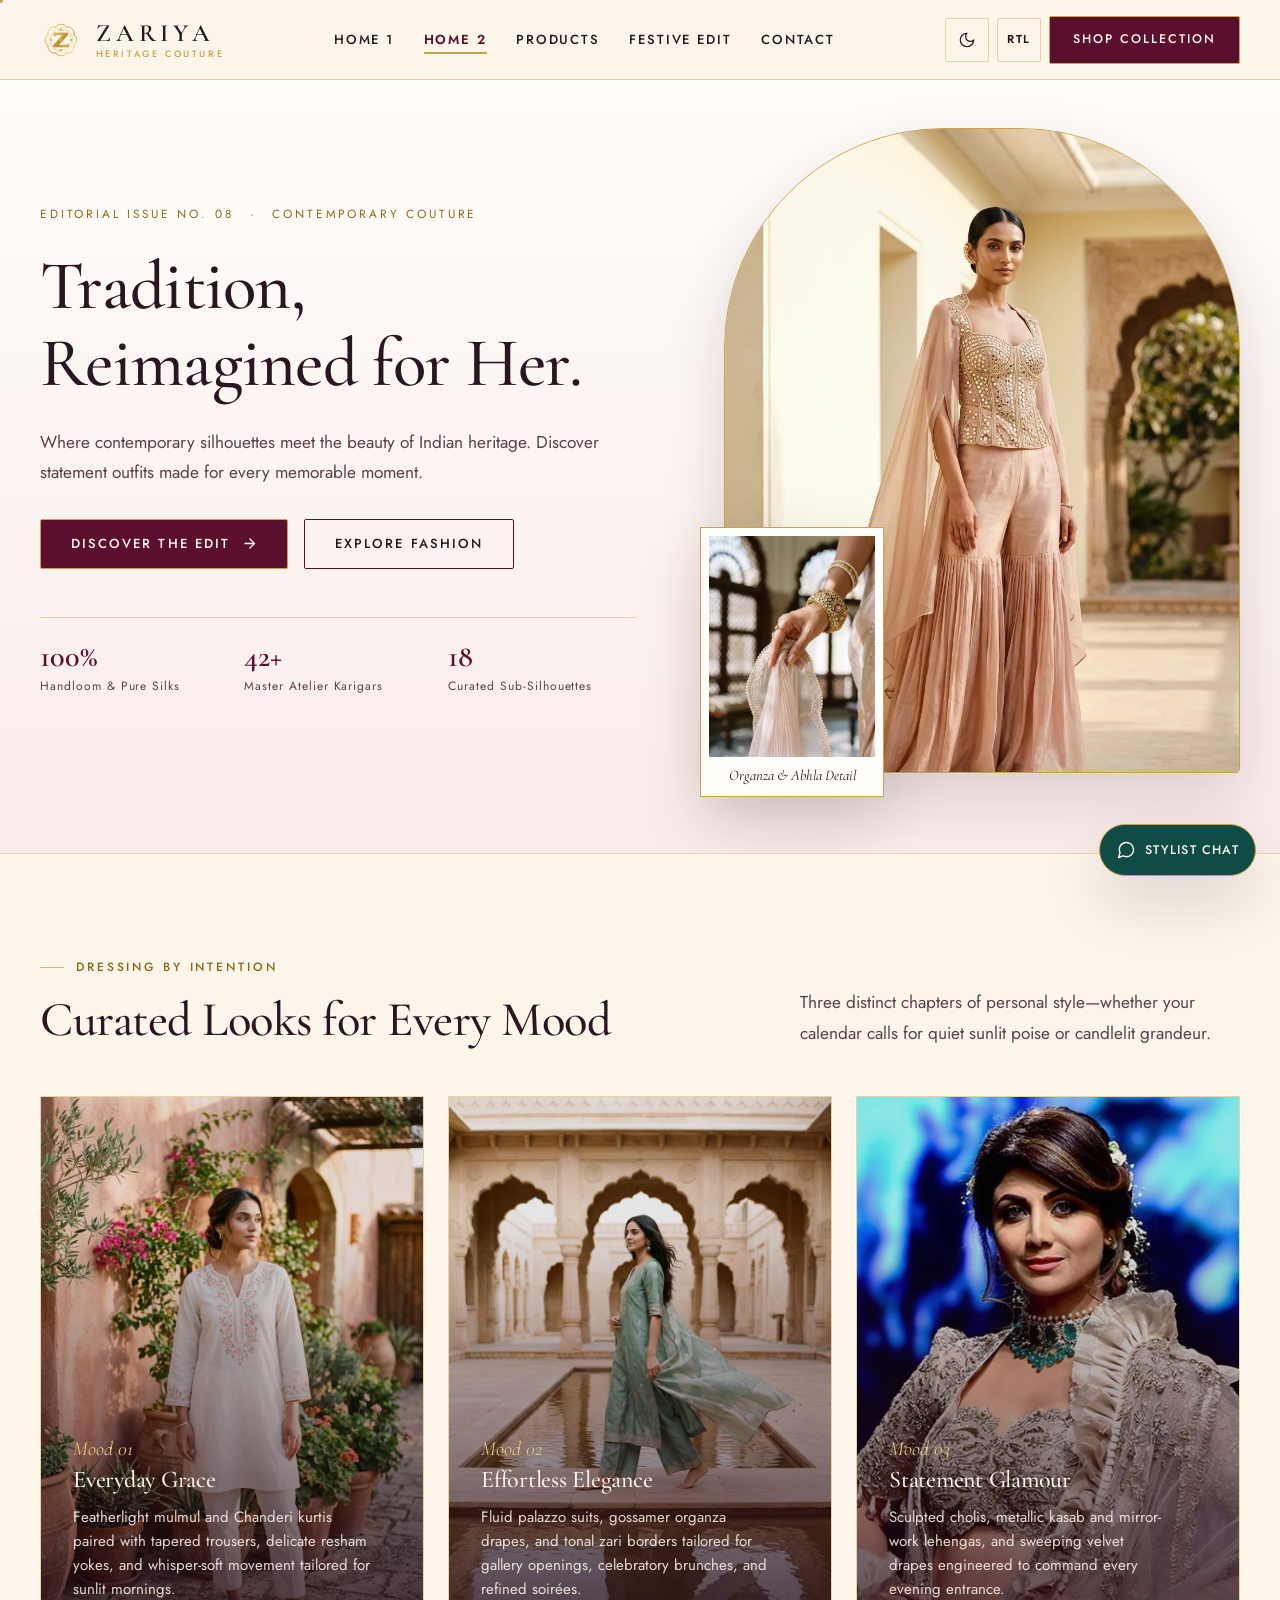
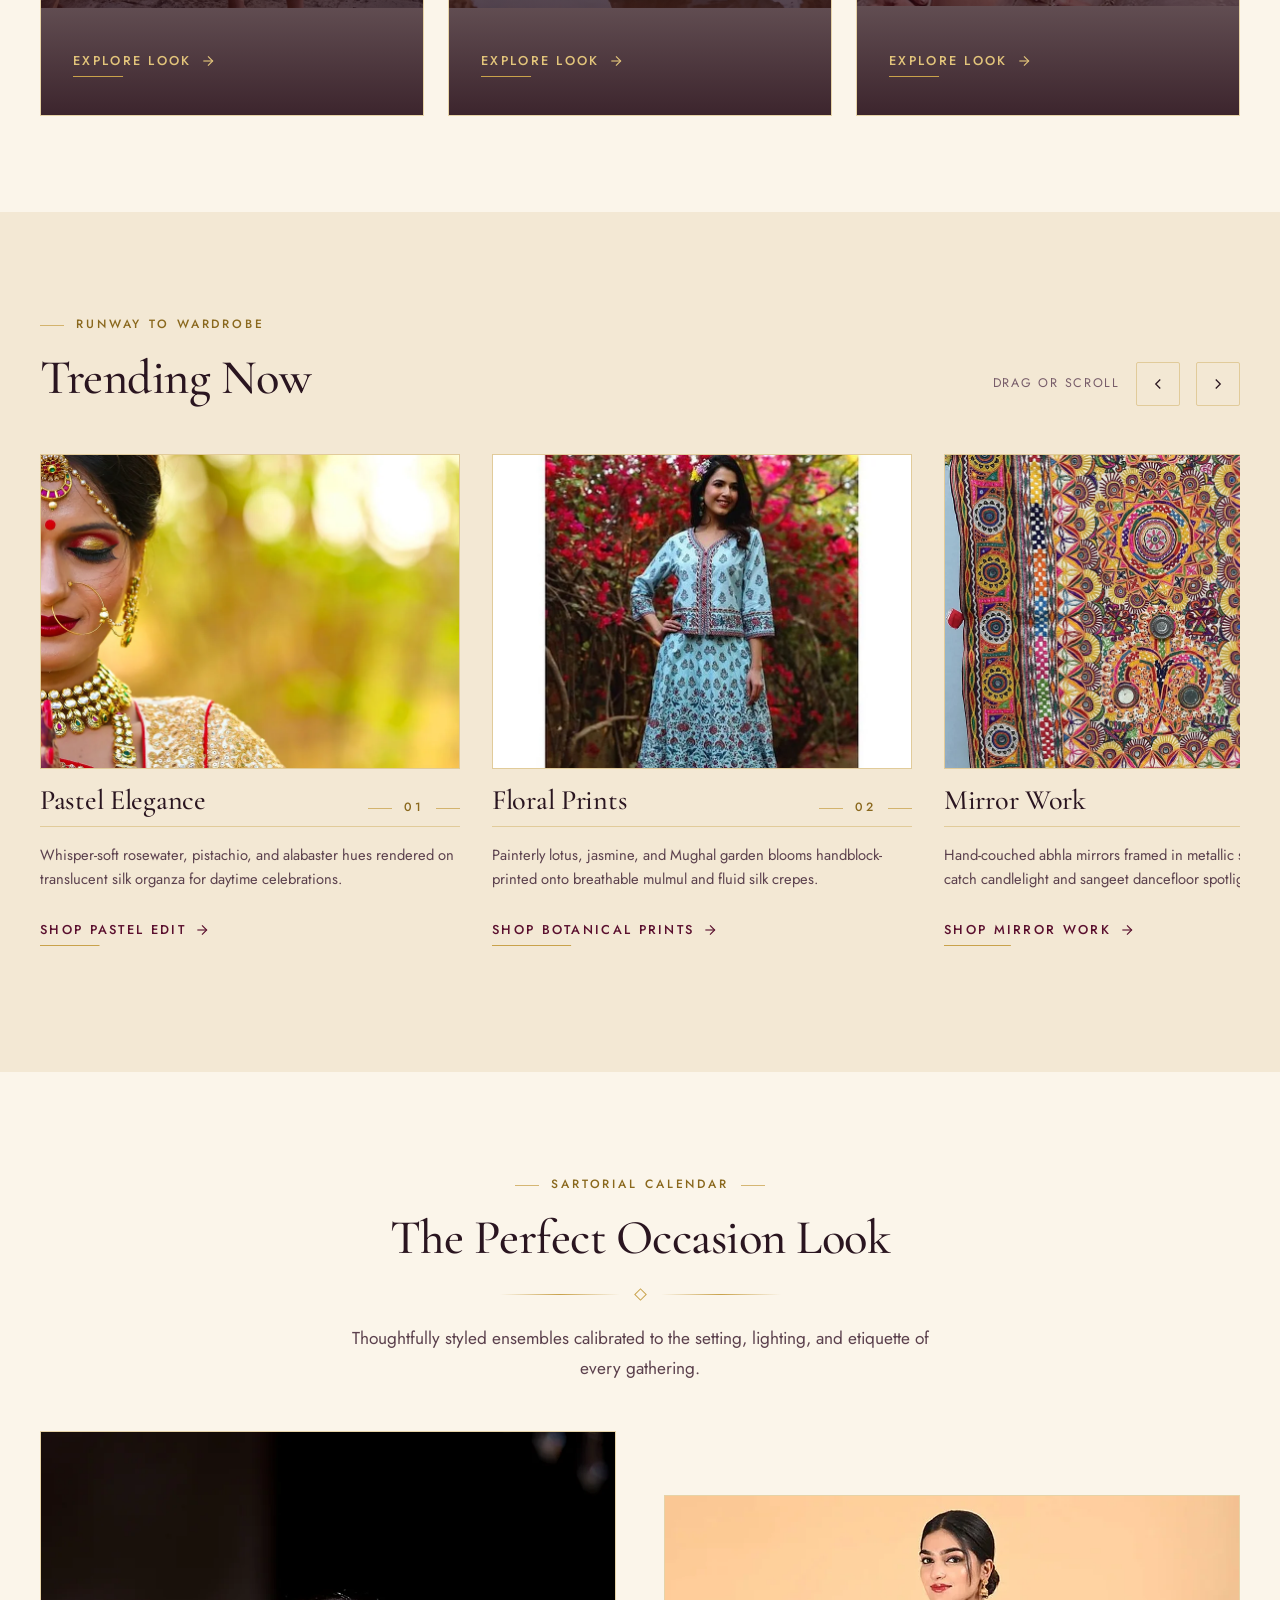
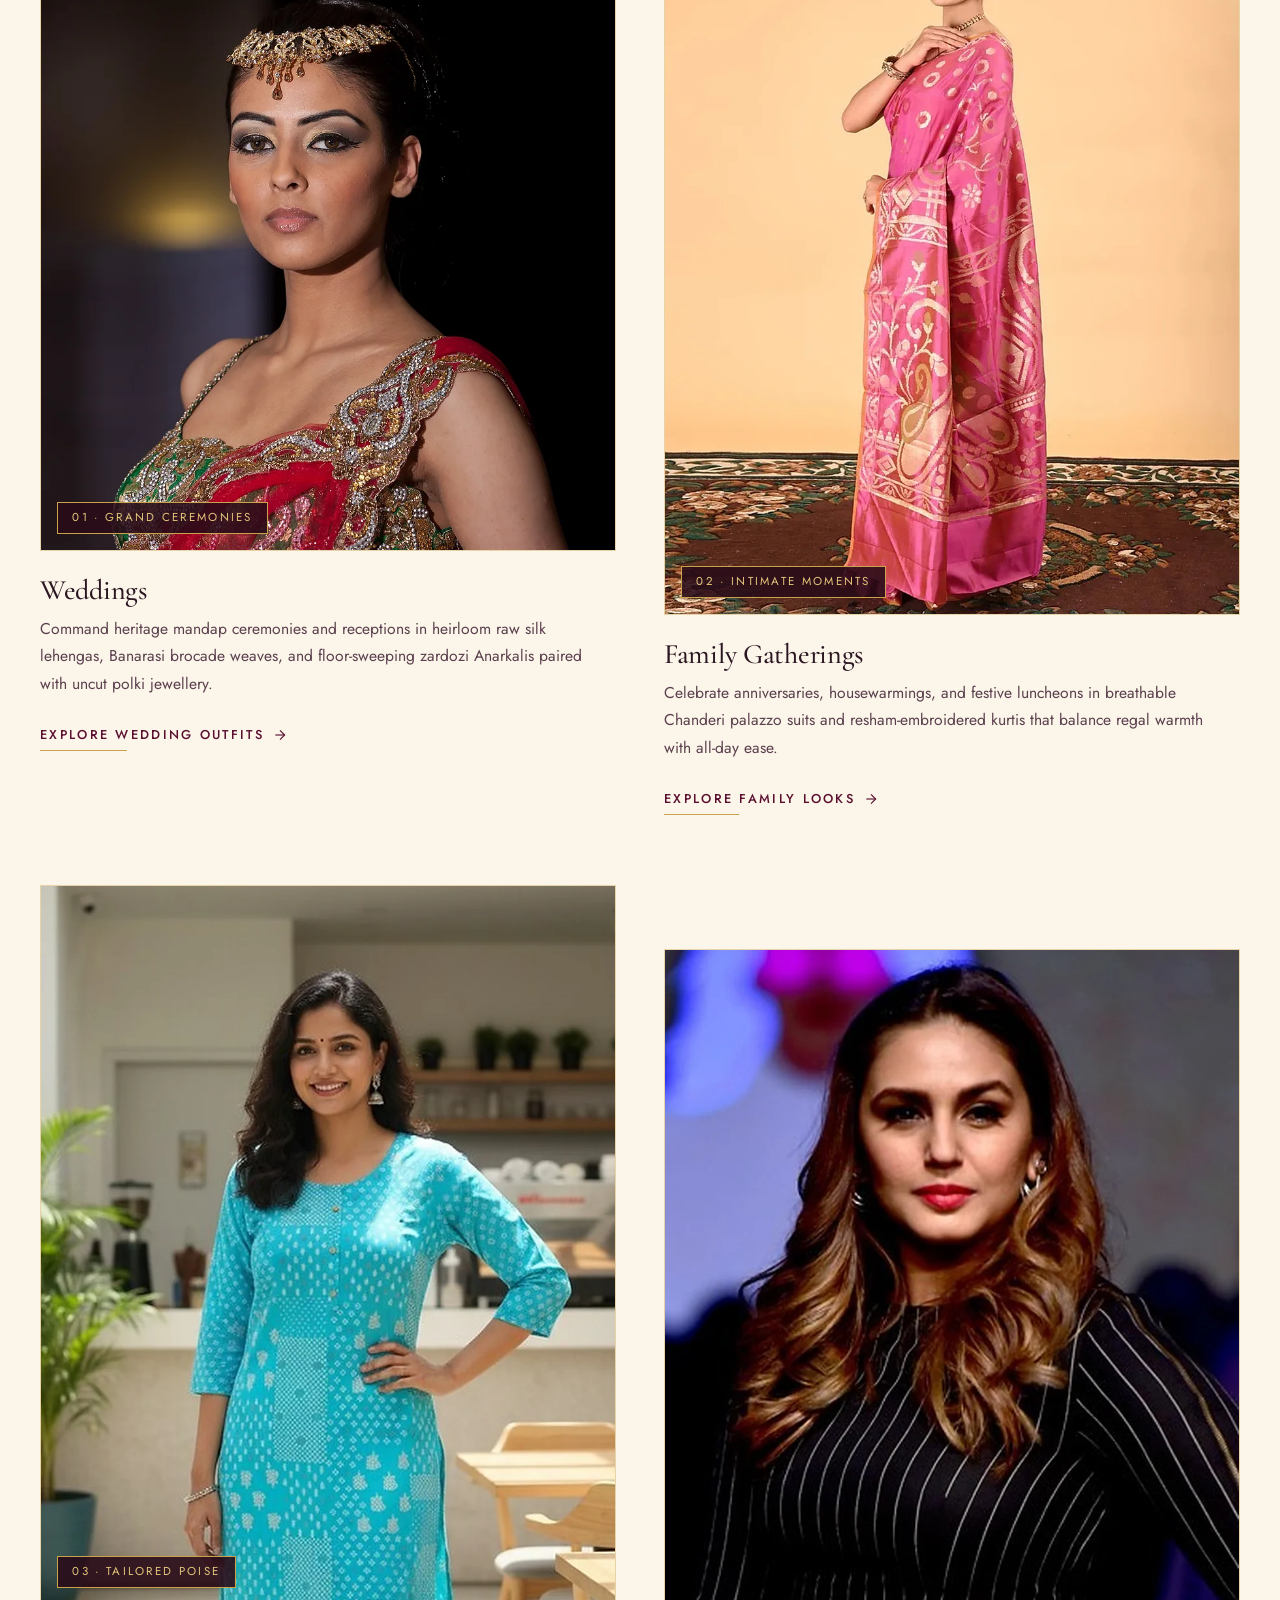
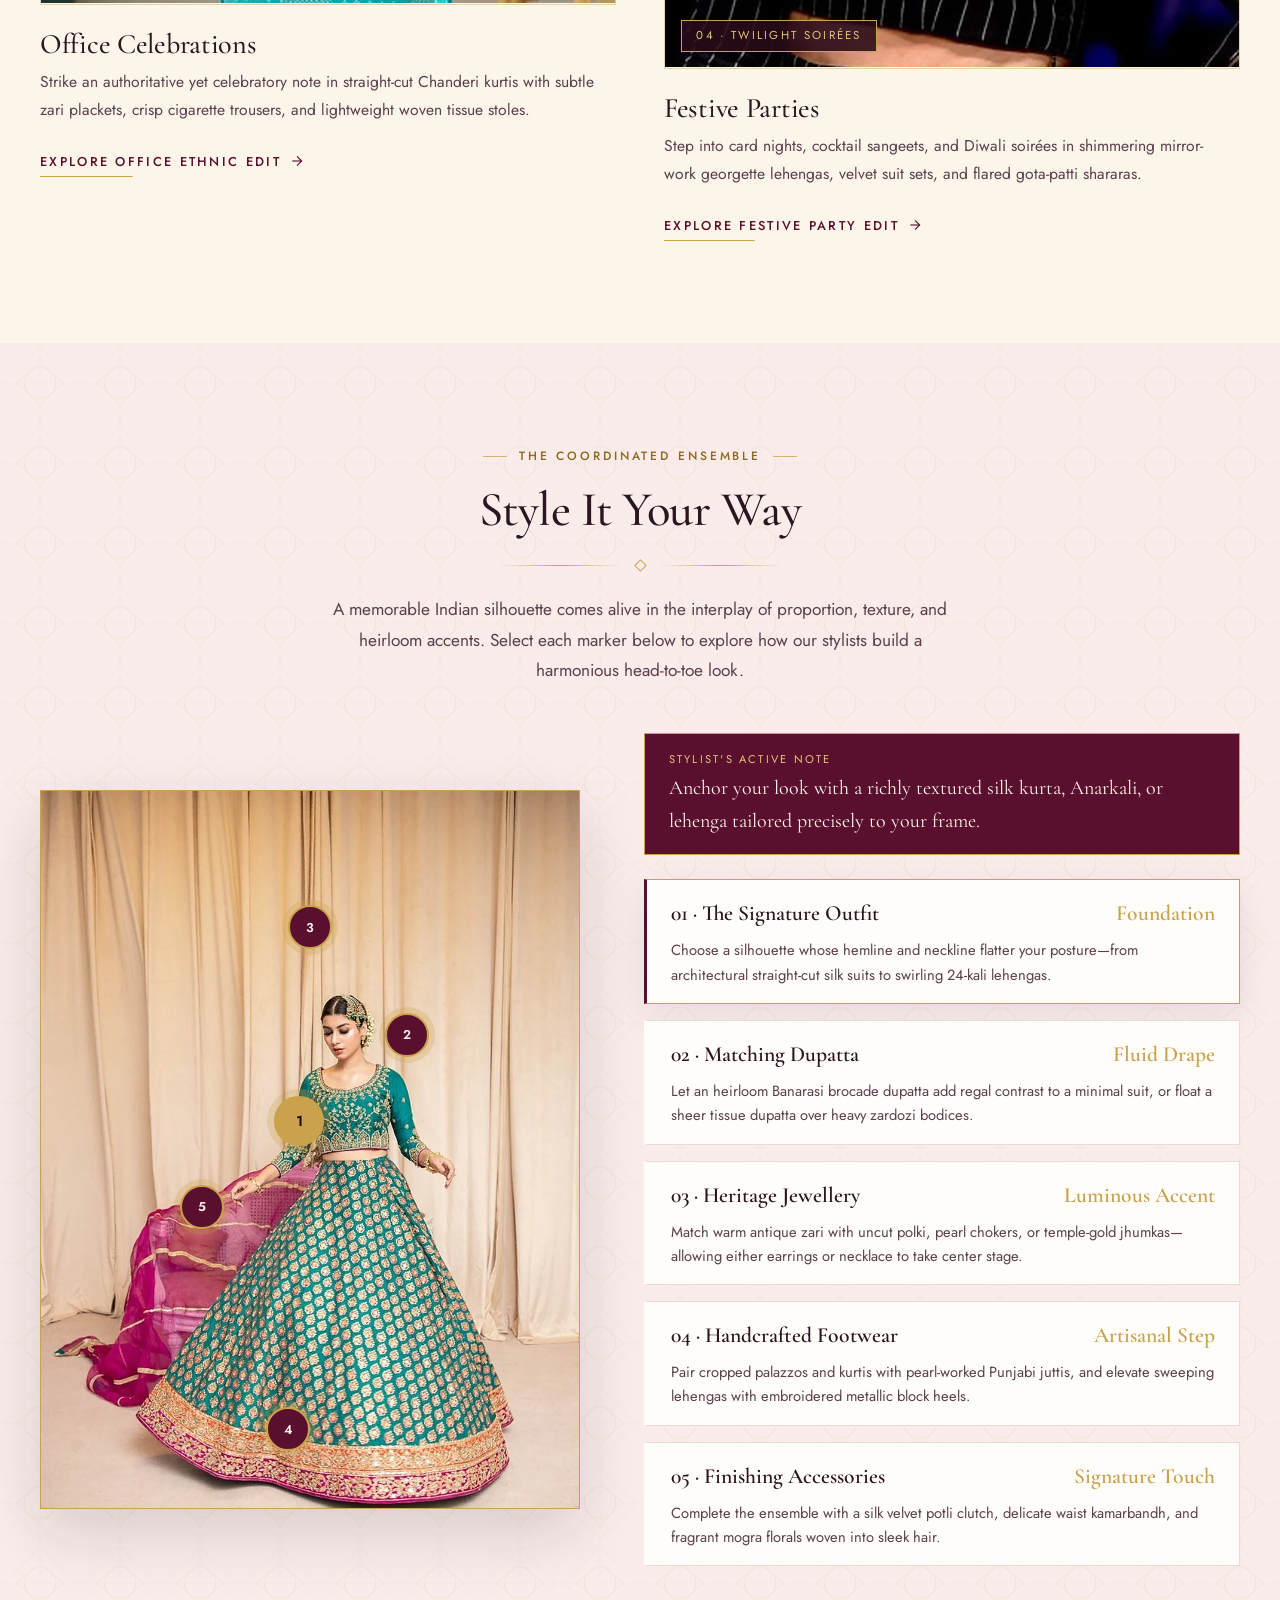
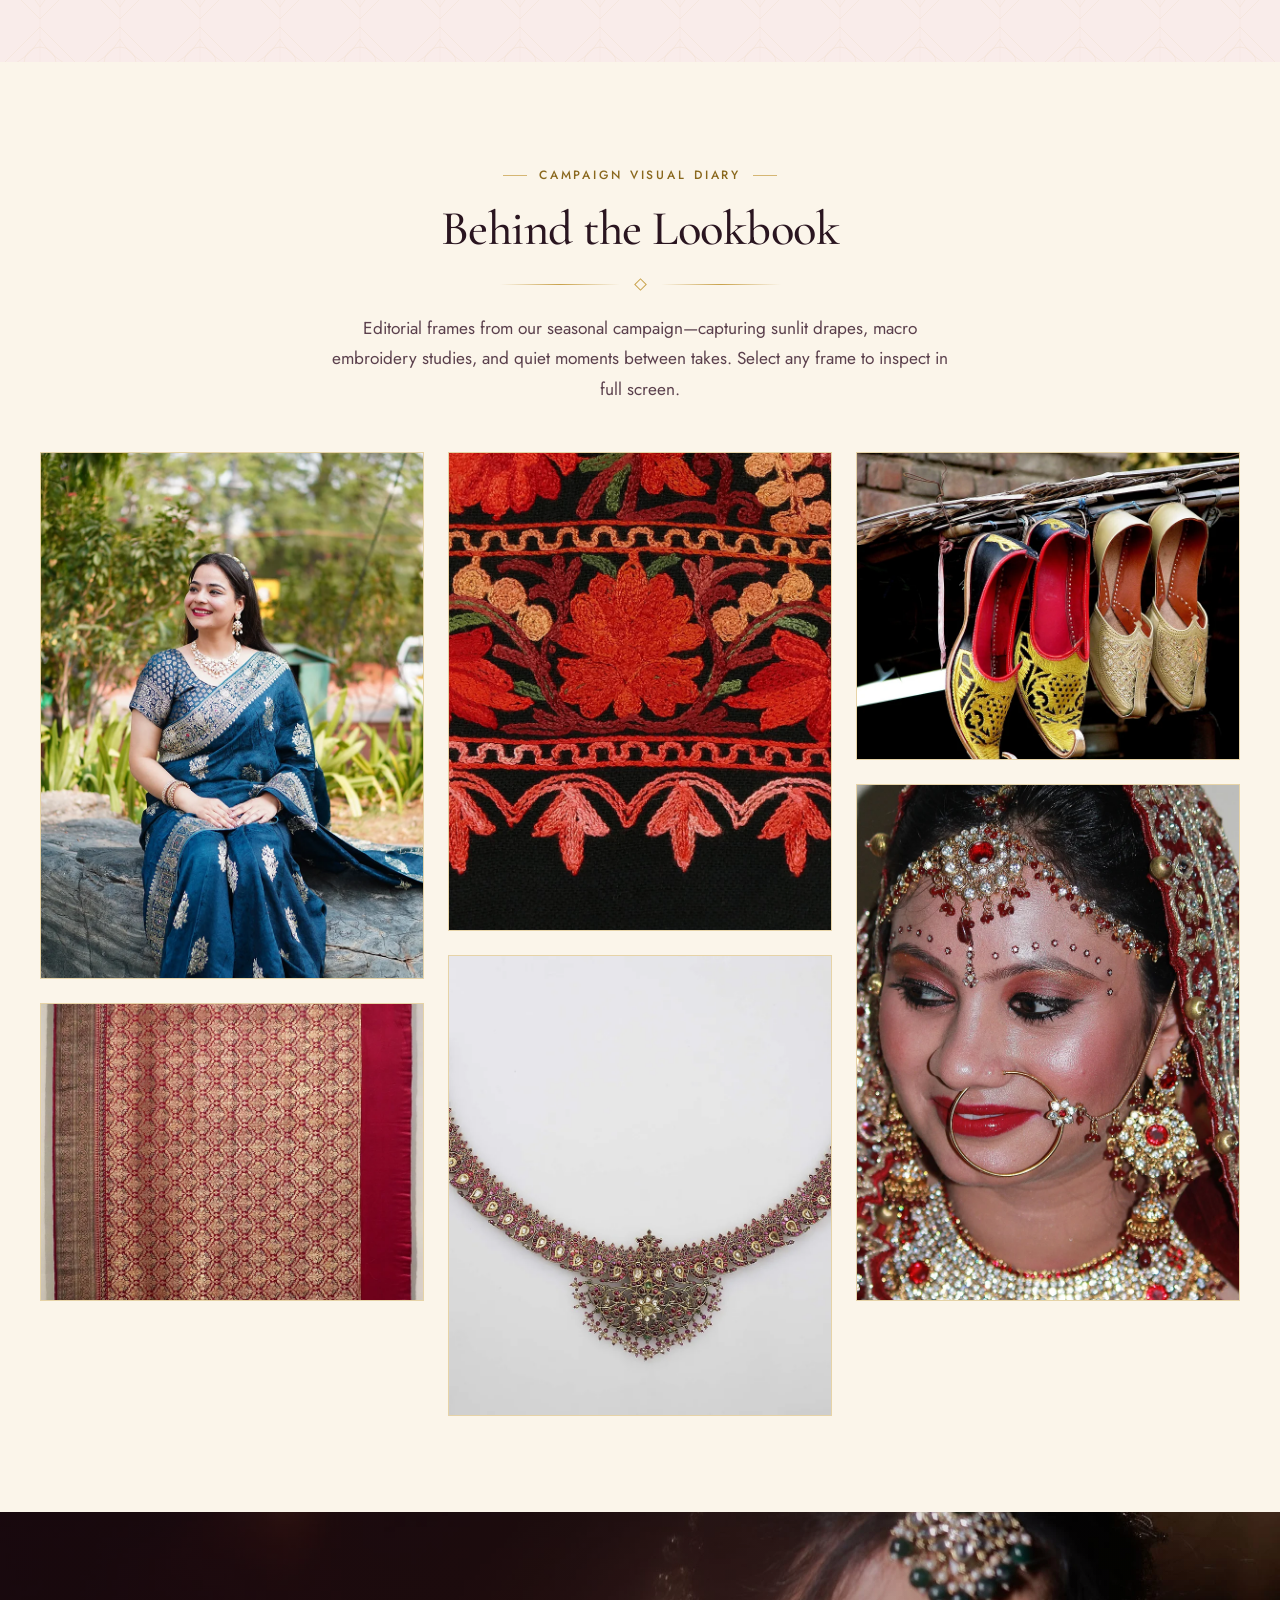
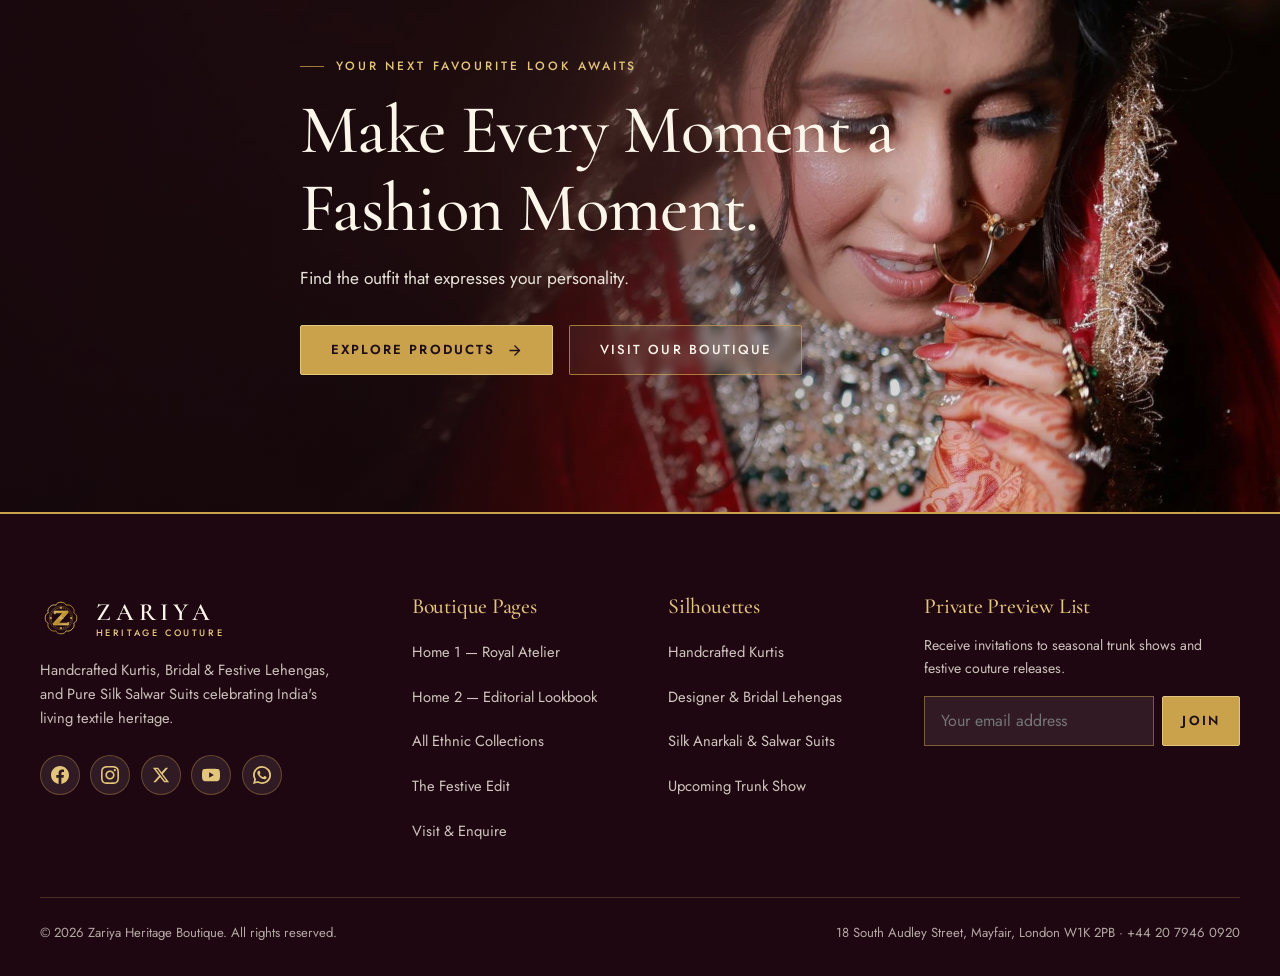
<file: pages/home-2.html>
<!DOCTYPE html>
<html lang="en" dir="ltr" data-theme="light">

<head>
  <meta charset="UTF-8">
  <meta name="viewport" content="width=device-width, initial-scale=1.0">
  <title>Zariya Editorial Lookbook | Contemporary Ethnic Fashion</title>
  <meta name="description"
    content="Explore Zariya's contemporary Indian fashion edit where modern silhouettes meet artisan zardozi, pastel organza drapes, and curated occasion styling for her.">
  <meta name="robots" content="index, follow">
  <link rel="canonical" href="https://www.zariyaboutique.com/pages/home-2.html">

  <!-- Open Graph Metadata -->
  <meta property="og:type" content="website">
  <meta property="og:site_name" content="Zariya Heritage Boutique">
  <meta property="og:title" content="Tradition, Reimagined for Her | Zariya Lookbook">
  <meta property="og:description"
    content="Where contemporary silhouettes meet the beauty of Indian heritage. Discover statement outfits made for every memorable moment.">
  <meta property="og:url" content="https://www.zariyaboutique.com/pages/home-2.html">
  <meta property="og:image" content="../assets/images/home2-hero-statement-model.jpg">

  <!-- Prevent Theme / RTL Flash -->
  <script>
    (function () {
      try {
        var t = localStorage.getItem('zariya-theme');
        if (!t && window.matchMedia && window.matchMedia('(prefers-color-scheme: dark)').matches) t = 'dark';
        if (t) document.documentElement.setAttribute('data-theme', t);
        var d = localStorage.getItem('zariya-dir');
        if (d) document.documentElement.setAttribute('dir', d);
      } catch (e) { }
    })();
  </script>

  <!-- Google Fonts -->
  <link rel="preconnect" href="https://fonts.googleapis.com">
  <link rel="preconnect" href="https://fonts.gstatic.com" crossorigin>
  <link
    href="https://fonts.googleapis.com/css2?family=Cormorant+Garamond:ital,wght@0,400;0,500;0,600;0,700;1,400;1,600&family=Jost:wght@300;400;500;600&family=Pinyon+Script&display=swap"
    rel="stylesheet">

  <!-- Favicon (Matching Brand Logo) -->
  <link rel="icon" type="image/svg+xml" href="../assets/images/favicon.svg">
  <link rel="icon" type="image/png" sizes="32x32" href="../assets/images/favicon-32x32.png">
  <link rel="icon" type="image/png" sizes="16x16" href="../assets/images/favicon-16x16.png">
  <link rel="apple-touch-icon" sizes="180x180" href="../assets/images/apple-touch-icon.png">
  <link rel="shortcut icon" href="../assets/images/favicon.ico">

  <!-- Stylesheets -->
  <!-- Core Base Stylesheet -->
  <link rel="stylesheet" href="../assets/css/style.css">

  <!-- Isolated Viewport Stylesheets: Mobile (<768px), Tab (768px-1023px), 1024+ Views -->
  <link rel="stylesheet" href="../assets/css/mobile.css" media="(max-width: 767.98px)">
  <link rel="stylesheet" href="../assets/css/tablet.css" media="(min-width: 768px) and (max-width: 1023.98px)">
  <link rel="stylesheet" href="../assets/css/desktop-1024.css" media="(min-width: 1024px)">
  <link rel="stylesheet" href="../assets/css/dark-mode.css">
  <link rel="stylesheet" href="../assets/css/rtl.css">

  <!-- JSON-LD Structured Data -->
  <script type="application/ld+json">
  {
    "@context": "https://schema.org",
    "@type": "ClothingStore",
    "name": "Zariya Heritage Boutique",
    "description": "Contemporary & Heritage Indian Ethnic Wear Lookbook — Kurtis, Lehengas, and Designer Salwar Suits.",
    "url": "https://www.zariyaboutique.com/pages/home-2.html",
    "telephone": "+44-20-7946-0920",
    "priceRange": "₹₹₹",
    "address": {
      "@type": "PostalAddress",
      "streetAddress": "18 South Audley Street, Mayfair",
      "addressLocality": "London",
      "addressRegion": "Greater London",
      "postalCode": "W1K 2PB",
      "addressCountry": "GB"
    }
  }
  </script>
</head>

<body>


  <!-- Preloader -->
  <div class="preloader" aria-hidden="true">
    <svg class="preloader__crest" viewBox="0 0 80 80" fill="none" stroke="currentColor" stroke-width="1.4">
      <defs>
        <linearGradient id="preloader-gold" x1="0%" y1="0%" x2="100%" y2="100%">
          <stop offset="0%" stop-color="#F5E4B2" />
          <stop offset="28%" stop-color="#D4AF37" />
          <stop offset="65%" stop-color="#AA8022" />
          <stop offset="85%" stop-color="#E8CA72" />
          <stop offset="100%" stop-color="#C9A24B" />
        </linearGradient>
      </defs>
      <g transform="scale(1.25)">
        <path
          d="M 24.0 12.6 C 26.1 6.4, 37.9 6.4, 40.0 12.6 C 45.9 9.7, 54.3 18.1, 51.4 24.0 C 57.6 26.1, 57.6 37.9, 51.4 40.0 C 54.3 45.9, 45.9 54.3, 40.0 51.4 C 37.9 57.6, 26.1 57.6, 24.0 51.4 C 18.1 54.3, 9.7 45.9, 12.6 40.0 C 6.4 37.9, 6.4 26.1, 12.6 24.0 C 9.7 18.1, 18.1 9.7, 24.0 12.6 Z"
          fill="none" stroke="url(#preloader-gold)" stroke-width="1.3" stroke-linejoin="round" />
        <circle cx="32" cy="32" r="18" fill="none" stroke="url(#preloader-gold)" stroke-width="0.75"
          stroke-opacity="0.6" />
        <circle cx="32" cy="32" r="15.5" fill="none" stroke="url(#preloader-gold)" stroke-width="0.8"
          stroke-dasharray="0.8 2.5" />
        <circle cx="32" cy="16.5" r="1" fill="url(#preloader-gold)" />
        <circle cx="32" cy="47.5" r="1" fill="url(#preloader-gold)" />
        <circle cx="16.5" cy="32" r="1" fill="url(#preloader-gold)" />
        <circle cx="47.5" cy="32" r="1" fill="url(#preloader-gold)" />
        <path
          d="M 21.5 25.5 L 21.5 21.5 L 42.5 21.5 L 42.5 24.0 L 28.0 40.0 L 42.5 40.0 L 42.5 38.5 L 43.5 38.5 L 43.5 42.5 L 20.5 42.5 L 20.5 40.0 L 35.0 24.0 L 23.5 24.0 L 23.5 25.5 Z"
          fill="url(#preloader-gold)" />
        <polygon points="32,29.2 33.4,31.4 35.6,32 33.4,32.6 32,34.8 30.6,32.6 28.4,32 30.6,31.4"
          fill="url(#preloader-gold)" />
      </g>
    </svg>
    <span class="preloader__label">Zariya Lookbook</span>
  </div>

  <div class="page-veil" aria-hidden="true"></div>
  <div class="cursor-dot" aria-hidden="true"></div>
  <div class="cursor-ring" aria-hidden="true"></div>

  <!-- =====================================================================
       SITE HEADER & NAVIGATION
       ===================================================================== -->
  <header class="site-header">
    <div class="container header-inner">
      <a href="index.html" class="brand-logo" aria-label="Zariya Heritage Boutique — Home">
        <svg class="brand-logo__mark" viewBox="0 0 64 64" fill="none" stroke="currentColor" stroke-width="1.4"
          aria-hidden="true">
          <defs>
            <linearGradient id="logo-gold" x1="0%" y1="0%" x2="100%" y2="100%">
              <stop offset="0%" stop-color="#F5E4B2" />
              <stop offset="28%" stop-color="#D4AF37" />
              <stop offset="65%" stop-color="#AA8022" />
              <stop offset="85%" stop-color="#E8CA72" />
              <stop offset="100%" stop-color="#C9A24B" />
            </linearGradient>
            <linearGradient id="logo-gleam" x1="0%" y1="50%" x2="100%" y2="50%">
              <stop offset="0%" stop-color="#E7CE82" />
              <stop offset="50%" stop-color="#FFF3D1" />
              <stop offset="100%" stop-color="#C9A24B" />
            </linearGradient>
          </defs>
          <path
            d="M 24.0 12.6 C 26.1 6.4, 37.9 6.4, 40.0 12.6 C 45.9 9.7, 54.3 18.1, 51.4 24.0 C 57.6 26.1, 57.6 37.9, 51.4 40.0 C 54.3 45.9, 45.9 54.3, 40.0 51.4 C 37.9 57.6, 26.1 57.6, 24.0 51.4 C 18.1 54.3, 9.7 45.9, 12.6 40.0 C 6.4 37.9, 6.4 26.1, 12.6 24.0 C 9.7 18.1, 18.1 9.7, 24.0 12.6 Z"
            fill="none" stroke="url(#logo-gold)" stroke-width="1.3" stroke-linejoin="round" />
          <circle cx="32" cy="32" r="18" fill="none" stroke="url(#logo-gold)" stroke-width="0.75"
            stroke-opacity="0.6" />
          <circle cx="32" cy="32" r="15.5" fill="none" stroke="url(#logo-gold)" stroke-width="0.8"
            stroke-dasharray="0.8 2.5" stroke-linecap="round" />
          <circle cx="32" cy="16.5" r="1.1" fill="url(#logo-gleam)" />
          <circle cx="32" cy="47.5" r="1.1" fill="url(#logo-gleam)" />
          <circle cx="16.5" cy="32" r="1.1" fill="url(#logo-gleam)" />
          <circle cx="47.5" cy="32" r="1.1" fill="url(#logo-gleam)" />
          <path
            d="M 21.5 25.5 L 21.5 21.5 L 42.5 21.5 L 42.5 24.0 L 28.0 40.0 L 42.5 40.0 L 42.5 38.5 L 43.5 38.5 L 43.5 42.5 L 20.5 42.5 L 20.5 40.0 L 35.0 24.0 L 23.5 24.0 L 23.5 25.5 Z"
            fill="url(#logo-gold)" />
          <polygon points="32,29.2 33.4,31.4 35.6,32 33.4,32.6 32,34.8 30.6,32.6 28.4,32 30.6,31.4" fill="#FFFFFF"
            opacity="0.9" />
          <circle cx="32" cy="32" r="0.75" fill="url(#logo-gleam)" />
        </svg>
        <span class="brand-logo__text">
          <span class="brand-logo__name">ZARIYA</span>
          <span class="brand-logo__sub">Heritage Couture</span>
        </span>
      </a>

      <nav class="primary-nav" aria-label="Primary Navigation">
        <a href="index.html" class="nav-link">Home 1</a>
        <a href="home-2.html" class="nav-link" aria-current="page">Home 2</a>
        <a href="products.html" class="nav-link">Products</a>
        <a href="festive-edit.html" class="nav-link">Festive Edit</a>
        <a href="contact.html" class="nav-link">Contact</a>
      </nav>

      <div class="header-actions">
        <button type="button" class="icon-toggle js-theme-toggle" aria-label="Toggle dark mode" aria-pressed="false">
          <svg viewBox="0 0 24 24" fill="none" stroke="currentColor" stroke-width="1.6" aria-hidden="true">
            <path d="M12 3a6 6 0 0 0 9 9 9 9 0 1 1-9-9Z" />
          </svg>
        </button>
        <button type="button" class="icon-toggle js-rtl-toggle" aria-label="Switch to Right-to-Left layout"
          aria-pressed="false">
          <span class="js-rtl-label">RTL</span>
        </button>
        <a href="products.html" class="btn btn-primary header-cta btn-magnetic">
          <span>Shop Collection</span>
        </a>
        <button type="button" class="icon-toggle menu-toggle js-menu-open" aria-label="Open navigation menu"
          aria-expanded="false" aria-controls="mobile-drawer">
          <svg viewBox="0 0 24 24" fill="none" stroke="currentColor" stroke-width="1.7" stroke-linecap="round"
            aria-hidden="true">
            <line x1="3" y1="7" x2="21" y2="7" />
            <line x1="6" y1="12" x2="21" y2="12" />
            <line x1="3" y1="17" x2="21" y2="17" />
          </svg>
        </button>
      </div>
    </div>
  </header>

  <!-- Mobile Navigation Drawer -->
  <div class="mobile-drawer" id="mobile-drawer" aria-hidden="true" role="dialog" aria-modal="true"
    aria-label="Mobile Navigation">
    <div class="mobile-drawer__backdrop js-menu-close"></div>
    <div class="mobile-drawer__panel">
      <div>
        <div class="mobile-drawer__top">
          <div class="mobile-drawer__actions">
            <button type="button" class="icon-toggle js-theme-toggle" aria-label="Toggle dark mode" aria-pressed="false" title="Toggle dark mode">
              <svg viewBox="0 0 24 24" fill="none" stroke="currentColor" stroke-width="1.6" aria-hidden="true"><path d="M12 3a6 6 0 0 0 9 9 9 9 0 1 1-9-9Z"/></svg>
            </button>
            <button type="button" class="icon-toggle js-rtl-toggle" aria-label="Switch to Right-to-Left layout" aria-pressed="false" title="Switch layout direction">
              <span class="js-rtl-label">RTL</span>
            </button>
            <button type="button" class="icon-toggle js-menu-close" aria-label="Close navigation menu" title="Close navigation menu">
              <svg viewBox="0 0 24 24" fill="none" stroke="currentColor" stroke-width="1.7" stroke-linecap="round" aria-hidden="true">
                <line x1="18" y1="6" x2="6" y2="18"/>
                <line x1="6" y1="6" x2="18" y2="18"/>
              </svg>
            </button>
          </div>
        </div>
        <nav class="mobile-drawer__links" aria-label="Mobile Navigation Links">
          <a href="index.html" class="mobile-drawer__link">Home 1</a>
          <a href="home-2.html" class="mobile-drawer__link" aria-current="page">Home 2</a>
          <a href="products.html" class="mobile-drawer__link">Products</a>
          <a href="festive-edit.html" class="mobile-drawer__link">Festive Edit</a>
          <a href="contact.html" class="mobile-drawer__link">Contact</a>
        </nav>
      </div>
      <div>
        <a href="products.html" class="btn btn-primary" style="width: 100%;">Shop Collection</a>
      </div>
    </div>
  </div>

  <!-- =====================================================================
       MAIN CONTENT — HOME 2 (CONTEMPORARY EDITORIAL LOOKBOOK)
       ===================================================================== -->
  <main id="main-content">

    <!-- 1. THE FASHION STATEMENT HERO (Split-Screen Architectural Editorial Hero) -->
    <section class="hero-split surface-jali" aria-labelledby="hero-home2-heading">
      <div class="container">
        <div class="hero-split__grid">
          <div class="hero-split__copy reveal-up">
            <div class="hero-split__editorial-meta">
              <span>Editorial Issue No. 08</span>
              <span aria-hidden="true">·</span>
              <span>Contemporary Couture</span>
            </div>
            <h1 id="hero-home2-heading">Tradition, Reimagined for Her.</h1>
            <p class="lead-text">Where contemporary silhouettes meet the beauty of Indian heritage. Discover statement
              outfits made for every memorable moment.</p>
            <div class="btn-group">
              <a href="festive-edit.html" class="btn btn-primary btn-magnetic">
                <span>Discover the Edit</span>
                <svg class="icon-arrow" viewBox="0 0 24 24" fill="none" stroke="currentColor" stroke-width="1.8"
                  aria-hidden="true">
                  <path d="M5 12h14" />
                  <path d="m12 5 7 7-7 7" />
                </svg>
              </a>
              <a href="products.html" class="btn btn-outline">
                <span>Explore Fashion</span>
              </a>
            </div>

            <div class="hero-split__stats">
              <div>
                <div class="hero-stat__num">100%</div>
                <div class="hero-stat__label">Handloom &amp; Pure Silks</div>
              </div>
              <div>
                <div class="hero-stat__num">42+</div>
                <div class="hero-stat__label">Master Atelier Karigars</div>
              </div>
              <div>
                <div class="hero-stat__num">18</div>
                <div class="hero-stat__label">Curated Sub-Silhouettes</div>
              </div>
            </div>
          </div>

          <div class="hero-split__visual reveal-up">
            <div class="hero-arch-frame">
              <picture>
                <source srcset="../assets/images/home2-hero-statement-model.webp" type="image/webp">
                <img src="../assets/images/home2-hero-statement-model.jpg"
                  alt="Contemporary Indian model wearing a sculpted blush-champagne mirror-work bodice with cape sleeves and pleated silk palazzo drape"
                  width="960" height="1200" fetchpriority="high">
              </picture>
            </div>
            <div class="hero-inset-card">
              <picture>
                <source srcset="../assets/images/home2-hero-inset-drape.webp" type="image/webp">
                <img src="../assets/images/home2-hero-inset-drape.jpg"
                  alt="Close-up detail of antique gold kundan cuff and hand-pleated blush silk organza dupatta with pearl edging"
                  width="400" height="533">
              </picture>
              <p class="hero-inset-card__caption">Organza &amp; Abhla Detail</p>
            </div>
          </div>
        </div>
      </div>
    </section>

    <!-- 2. CURATED LOOKS FOR EVERY MOOD (Expanding Editorial Triptych Panels) -->
    <section class="section" aria-labelledby="mood-heading">
      <div class="container">
        <header class="section-header section-header--split reveal-up">
          <div>
            <span class="eyebrow eyebrow--start">Dressing By Intention</span>
            <h2 id="mood-heading">Curated Looks for Every Mood</h2>
          </div>
          <p class="lead-text" style="max-width: 44ch;">Three distinct chapters of personal style—whether your calendar
            calls for quiet sunlit poise or candlelit grandeur.</p>
        </header>

        <div class="mood-triptych reveal-up">
          <!-- Mood 1: Everyday Grace -->
          <article class="mood-panel">
            <div class="mood-panel__img">
              <picture>
                <source srcset="../assets/images/home2-mood-everyday-grace.webp" type="image/webp">
                <img src="../assets/images/home2-mood-everyday-grace.jpg"
                  alt="Indian woman in a sunlit courtyard wearing a breathable ivory cotton-silk straight kurti with pastel threadwork"
                  width="800" height="1067" loading="lazy">
              </picture>
            </div>
            <div class="mood-panel__shade" aria-hidden="true"></div>
            <div class="mood-panel__content">
              <span class="mood-panel__index">Mood 01</span>
              <h3>Everyday Grace</h3>
              <p>Featherlight mulmul and Chanderi kurtis paired with tapered trousers, delicate resham yokes, and
                whisper-soft movement tailored for sunlit mornings.</p>
              <a href="products.html?occasion=Everyday" class="editorial-link" style="color: var(--gold-light);">
                <span>Explore Look</span>
                <svg class="icon-arrow" viewBox="0 0 24 24" fill="none" stroke="currentColor" stroke-width="1.7"
                  aria-hidden="true">
                  <path d="M5 12h14" />
                  <path d="m12 5 7 7-7 7" />
                </svg>
              </a>
            </div>
          </article>

          <!-- Mood 2: Effortless Elegance -->
          <article class="mood-panel">
            <div class="mood-panel__img">
              <picture>
                <source srcset="../assets/images/home2-mood-effortless-elegance.webp" type="image/webp">
                <img src="../assets/images/home2-mood-effortless-elegance.jpg"
                  alt="Poised model walking in a fluid sage-emerald Chanderi silk palazzo suit with zari tissue dupatta"
                  width="800" height="1067" loading="lazy">
              </picture>
            </div>
            <div class="mood-panel__shade" aria-hidden="true"></div>
            <div class="mood-panel__content">
              <span class="mood-panel__index">Mood 02</span>
              <h3>Effortless Elegance</h3>
              <p>Fluid palazzo suits, gossamer organza drapes, and tonal zari borders tailored for gallery openings,
                celebratory brunches, and refined soirées.</p>
              <a href="products.html?category=Salwar+Suits" class="editorial-link" style="color: var(--gold-light);">
                <span>Explore Look</span>
                <svg class="icon-arrow" viewBox="0 0 24 24" fill="none" stroke="currentColor" stroke-width="1.7"
                  aria-hidden="true">
                  <path d="M5 12h14" />
                  <path d="m12 5 7 7-7 7" />
                </svg>
              </a>
            </div>
          </article>

          <!-- Mood 3: Statement Glamour -->
          <article class="mood-panel">
            <div class="mood-panel__img">
              <picture>
                <source srcset="../assets/images/home2-mood-statement-glamour.webp" type="image/webp">
                <img src="../assets/images/home2-mood-statement-glamour.jpg"
                  alt="Glamorous evening portrait of an Indian woman wearing a jewel-toned hand-beaded lehenga and heritage jewellery"
                  width="800" height="1067" loading="lazy">
              </picture>
            </div>
            <div class="mood-panel__shade" aria-hidden="true"></div>
            <div class="mood-panel__content">
              <span class="mood-panel__index">Mood 03</span>
              <h3>Statement Glamour</h3>
              <p>Sculpted cholis, metallic kasab and mirror-work lehengas, and sweeping velvet drapes engineered to
                command every evening entrance.</p>
              <a href="products.html?category=Lehengas" class="editorial-link" style="color: var(--gold-light);">
                <span>Explore Look</span>
                <svg class="icon-arrow" viewBox="0 0 24 24" fill="none" stroke="currentColor" stroke-width="1.7"
                  aria-hidden="true">
                  <path d="M5 12h14" />
                  <path d="m12 5 7 7-7 7" />
                </svg>
              </a>
            </div>
          </article>
        </div>
      </div>
    </section>

    <!-- 3. TRENDING NOW (Magazine-Style Horizontal Drag-Scroll Strip) -->
    <section class="section surface-alt" aria-labelledby="trending-heading">
      <div class="container">
        <header class="section-header section-header--split reveal-up">
          <div>
            <span class="eyebrow eyebrow--start">Runway To Wardrobe</span>
            <h2 id="trending-heading">Trending Now</h2>
          </div>
          <div class="btn-group">
            <span
              style="font-size: 0.78rem; letter-spacing: 0.14em; text-transform: uppercase; color: var(--text-muted);">Drag
              or Scroll</span>
            <button type="button" class="icon-toggle js-film-prev" aria-label="Scroll trends backward">
              <svg class="icon-directional" viewBox="0 0 24 24" fill="none" stroke="currentColor" stroke-width="1.7"
                aria-hidden="true">
                <path d="m15 18-6-6 6-6" />
              </svg>
            </button>
            <button type="button" class="icon-toggle js-film-next" aria-label="Scroll trends forward">
              <svg class="icon-directional" viewBox="0 0 24 24" fill="none" stroke="currentColor" stroke-width="1.7"
                aria-hidden="true">
                <path d="m9 18 6-6-6-6" />
              </svg>
            </button>
          </div>
        </header>

        <div class="filmstrip-wrapper reveal-up">
          <div class="filmstrip-track js-filmstrip" tabindex="0" aria-label="Trending Ethnic Fashion Filmstrip">
            <!-- Trend 1: Pastel Elegance -->
            <article class="trend-slide">
              <div class="trend-slide__img">
                <picture>
                  <source srcset="../assets/images/home2-trend-pastel-elegance.webp" type="image/webp">
                  <img src="../assets/images/home2-trend-pastel-elegance.jpg"
                    alt="Pastel blush and pistachio organza ethnic outfit featuring tonal resham embroidery" width="840"
                    height="630" loading="lazy">
                </picture>
              </div>
              <div class="trend-slide__meta">
                <h3>Pastel Elegance</h3>
                <span class="eyebrow" style="margin: 0;">01</span>
              </div>
              <p style="font-size: 0.92rem; color: var(--text-secondary);">Whisper-soft rosewater, pistachio, and
                alabaster hues rendered on translucent silk organza for daytime celebrations.</p>
              <a href="products.html?color=Blush+Pink" class="editorial-link" style="align-self: flex-start;">
                <span>Shop Pastel Edit</span>
                <svg class="icon-arrow" viewBox="0 0 24 24" fill="none" stroke="currentColor" stroke-width="1.7"
                  aria-hidden="true">
                  <path d="M5 12h14" />
                  <path d="m12 5 7 7-7 7" />
                </svg>
              </a>
            </article>

            <!-- Trend 2: Floral Prints -->
            <article class="trend-slide">
              <div class="trend-slide__img">
                <picture>
                  <source srcset="../assets/images/home2-trend-floral-prints.webp" type="image/webp">
                  <img src="../assets/images/home2-trend-floral-prints.jpg"
                    alt="Botanical floral printed silk ethnic ensemble worn in a sunlit heritage garden" width="840"
                    height="630" loading="lazy">
                </picture>
              </div>
              <div class="trend-slide__meta">
                <h3>Floral Prints</h3>
                <span class="eyebrow" style="margin: 0;">02</span>
              </div>
              <p style="font-size: 0.92rem; color: var(--text-secondary);">Painterly lotus, jasmine, and Mughal garden
                blooms handblock-printed onto breathable mulmul and fluid silk crepes.</p>
              <a href="products.html?category=Kurtis" class="editorial-link" style="align-self: flex-start;">
                <span>Shop Botanical Prints</span>
                <svg class="icon-arrow" viewBox="0 0 24 24" fill="none" stroke="currentColor" stroke-width="1.7"
                  aria-hidden="true">
                  <path d="M5 12h14" />
                  <path d="m12 5 7 7-7 7" />
                </svg>
              </a>
            </article>

            <!-- Trend 3: Mirror Work -->
            <article class="trend-slide">
              <div class="trend-slide__img">
                <picture>
                  <source srcset="../assets/images/home2-trend-mirror-work.webp" type="image/webp">
                  <img src="../assets/images/home2-trend-mirror-work.jpg"
                    alt="Shimmering abhla mirror-work embroidery on a festive georgette lehenga ensemble" width="840"
                    height="630" loading="lazy">
                </picture>
              </div>
              <div class="trend-slide__meta">
                <h3>Mirror Work</h3>
                <span class="eyebrow" style="margin: 0;">03</span>
              </div>
              <p style="font-size: 0.92rem; color: var(--text-secondary);">Hand-couched abhla mirrors framed in metallic
                silk thread that catch candlelight and sangeet dancefloor spotlights.</p>
              <a href="products.html?category=Lehengas" class="editorial-link" style="align-self: flex-start;">
                <span>Shop Mirror Work</span>
                <svg class="icon-arrow" viewBox="0 0 24 24" fill="none" stroke="currentColor" stroke-width="1.7"
                  aria-hidden="true">
                  <path d="M5 12h14" />
                  <path d="m12 5 7 7-7 7" />
                </svg>
              </a>
            </article>

            <!-- Trend 4: Contemporary Ethnic Sets -->
            <article class="trend-slide">
              <div class="trend-slide__img">
                <picture>
                  <source srcset="../assets/images/home2-trend-contemporary-sets.webp" type="image/webp">
                  <img src="../assets/images/home2-trend-contemporary-sets.jpg"
                    alt="Modern asymmetrical Indo-ethnic sharara and cape suit set in rich jewel tones" width="840"
                    height="630" loading="lazy">
                </picture>
              </div>
              <div class="trend-slide__meta">
                <h3>Contemporary Ethnic Sets</h3>
                <span class="eyebrow" style="margin: 0;">04</span>
              </div>
              <p style="font-size: 0.92rem; color: var(--text-secondary);">Structured short kurtas with flared shararas,
                pre-pleated drapes, and cape dupattas tailored for modern movement.</p>
              <a href="products.html?category=Salwar+Suits" class="editorial-link" style="align-self: flex-start;">
                <span>Shop Modern Sets</span>
                <svg class="icon-arrow" viewBox="0 0 24 24" fill="none" stroke="currentColor" stroke-width="1.7"
                  aria-hidden="true">
                  <path d="M5 12h14" />
                  <path d="m12 5 7 7-7 7" />
                </svg>
              </a>
            </article>
          </div>
        </div>
      </div>
    </section>

    <!-- 4. THE PERFECT OCCASION LOOK (Staggered Asymmetric Magazine Spread) -->
    <section class="section" aria-labelledby="occasion-look-heading">
      <div class="container">
        <header class="section-header reveal-up">
          <span class="eyebrow">Sartorial Calendar</span>
          <h2 id="occasion-look-heading">The Perfect Occasion Look</h2>
          <div class="ornate-divider" aria-hidden="true"><span class="ornate-diamond"></span></div>
          <p class="lead-text" style="margin-inline: auto;">Thoughtfully styled ensembles calibrated to the setting,
            lighting, and etiquette of every gathering.</p>
        </header>

        <div class="occasion-spread">
          <!-- Occasion 1: Weddings -->
          <article class="occasion-editorial reveal-up">
            <div class="occasion-editorial__img reveal-curtain">
              <span class="occasion-tag">01 · Grand Ceremonies</span>
              <picture>
                <source srcset="../assets/images/home2-occasion-weddings.webp" type="image/webp">
                <img src="../assets/images/home2-occasion-weddings.jpg"
                  alt="Model dressed for an Indian wedding in a crimson and antique gold Banarasi zardozi lehenga"
                  width="880" height="1100" loading="lazy">
              </picture>
            </div>
            <h3>Weddings</h3>
            <p class="lead-text" style="font-size: 0.98rem; margin-block: 0.5rem 1rem;">Command heritage mandap
              ceremonies and receptions in heirloom raw silk lehengas, Banarasi brocade weaves, and floor-sweeping
              zardozi Anarkalis paired with uncut polki jewellery.</p>
            <a href="products.html?occasion=Wedding" class="editorial-link">
              <span>Explore Wedding Outfits</span>
              <svg class="icon-arrow" viewBox="0 0 24 24" fill="none" stroke="currentColor" stroke-width="1.7"
                aria-hidden="true">
                <path d="M5 12h14" />
                <path d="m12 5 7 7-7 7" />
              </svg>
            </a>
          </article>

          <!-- Occasion 2: Family Gatherings -->
          <article class="occasion-editorial reveal-up">
            <div class="occasion-editorial__img reveal-curtain">
              <span class="occasion-tag">02 · Intimate Moments</span>
              <picture>
                <source srcset="../assets/images/home2-occasion-family-gatherings.webp" type="image/webp">
                <img src="../assets/images/home2-occasion-family-gatherings.jpg"
                  alt="Woman wearing a warm apricot-gold and blush silk salwar suit for a family celebration"
                  width="880" height="1100" loading="lazy">
              </picture>
            </div>
            <h3>Family Gatherings</h3>
            <p class="lead-text" style="font-size: 0.98rem; margin-block: 0.5rem 1rem;">Celebrate anniversaries,
              housewarmings, and festive luncheons in breathable Chanderi palazzo suits and resham-embroidered kurtis
              that balance regal warmth with all-day ease.</p>
            <a href="products.html?occasion=Family+Gathering" class="editorial-link">
              <span>Explore Family Looks</span>
              <svg class="icon-arrow" viewBox="0 0 24 24" fill="none" stroke="currentColor" stroke-width="1.7"
                aria-hidden="true">
                <path d="M5 12h14" />
                <path d="m12 5 7 7-7 7" />
              </svg>
            </a>
          </article>

          <!-- Occasion 3: Office Celebrations -->
          <article class="occasion-editorial reveal-up">
            <div class="occasion-editorial__img reveal-curtain">
              <span class="occasion-tag">03 · Tailored Poise</span>
              <picture>
                <source srcset="../assets/images/home2-occasion-office-celebrations.webp" type="image/webp">
                <img src="../assets/images/home2-occasion-office-celebrations.jpg"
                  alt="Poised woman in a tailored jewel-toned straight-cut silk kurti set for office celebrations"
                  width="880" height="1100" loading="lazy">
              </picture>
            </div>
            <h3>Office Celebrations</h3>
            <p class="lead-text" style="font-size: 0.98rem; margin-block: 0.5rem 1rem;">Strike an authoritative yet
              celebratory note in straight-cut Chanderi kurtis with subtle zari plackets, crisp cigarette trousers, and
              lightweight woven tissue stoles.</p>
            <a href="products.html?occasion=Office" class="editorial-link">
              <span>Explore Office Ethnic Edit</span>
              <svg class="icon-arrow" viewBox="0 0 24 24" fill="none" stroke="currentColor" stroke-width="1.7"
                aria-hidden="true">
                <path d="M5 12h14" />
                <path d="m12 5 7 7-7 7" />
              </svg>
            </a>
          </article>

          <!-- Occasion 4: Festive Parties -->
          <article class="occasion-editorial reveal-up">
            <div class="occasion-editorial__img reveal-curtain">
              <span class="occasion-tag">04 · Twilight Soirées</span>
              <picture>
                <source srcset="../assets/images/home2-occasion-festive-parties.webp" type="image/webp">
                <img src="../assets/images/home2-occasion-festive-parties.jpg"
                  alt="Evening portrait of an Indian woman wearing a midnight-blue embroidered sharara suit at a festive party"
                  width="880" height="1100" loading="lazy">
              </picture>
            </div>
            <h3>Festive Parties</h3>
            <p class="lead-text" style="font-size: 0.98rem; margin-block: 0.5rem 1rem;">Step into card nights, cocktail
              sangeets, and Diwali soirées in shimmering mirror-work georgette lehengas, velvet suit sets, and flared
              gota-patti shararas.</p>
            <a href="festive-edit.html" class="editorial-link">
              <span>Explore Festive Party Edit</span>
              <svg class="icon-arrow" viewBox="0 0 24 24" fill="none" stroke="currentColor" stroke-width="1.7"
                aria-hidden="true">
                <path d="M5 12h14" />
                <path d="m12 5 7 7-7 7" />
              </svg>
            </a>
          </article>
        </div>
      </div>
    </section>

    <!-- 5. STYLE IT YOUR WAY (Interactive "Build the Look" Hotspot Canvas) -->
    <section class="section surface-blush surface-jali" aria-labelledby="style-it-heading">
      <div class="container">
        <header class="section-header reveal-up">
          <span class="eyebrow">The Coordinated Ensemble</span>
          <h2 id="style-it-heading">Style It Your Way</h2>
          <div class="ornate-divider" aria-hidden="true"><span class="ornate-diamond"></span></div>
          <p class="lead-text" style="margin-inline: auto;">A memorable Indian silhouette comes alive in the interplay
            of proportion, texture, and heirloom accents. Select each marker below to explore how our stylists build a
            harmonious head-to-toe look.</p>
        </header>

        <div class="look-builder js-look-builder reveal-up">
          <!-- Interactive Full-Length Model Stage with 5 Hotspot Markers -->
          <div class="hotspot-stage">
            <picture>
              <source srcset="../assets/images/home2-style-main-model.webp" type="image/webp">
              <img src="../assets/images/home2-style-main-model.jpg"
                alt="Full-length styled Indian woman wearing an embroidered ethnic outfit, draped silk dupatta, traditional gold jewellery, handcrafted juttis, and potli bag"
                width="900" height="1200" loading="lazy">
            </picture>
            <button type="button" class="hotspot-pin" style="top: 46%; left: 48%;" data-step="0"
              aria-label="Step 1: The Signature Outfit" aria-selected="true">1</button>
            <button type="button" class="hotspot-pin" style="top: 34%; left: 68%;" data-step="1"
              aria-label="Step 2: Matching Dupatta" aria-selected="false">2</button>
            <button type="button" class="hotspot-pin" style="top: 19%; left: 50%;" data-step="2"
              aria-label="Step 3: Heritage Jewellery" aria-selected="false">3</button>
            <button type="button" class="hotspot-pin" style="top: 89%; left: 46%;" data-step="3"
              aria-label="Step 4: Handcrafted Footwear" aria-selected="false">4</button>
            <button type="button" class="hotspot-pin" style="top: 58%; left: 30%;" data-step="4"
              aria-label="Step 5: Artisanal Accessories" aria-selected="false">5</button>
          </div>

          <!-- Coordinated Styling Steps -->
          <div>
            <div
              style="padding: var(--space-2) var(--space-3); background: var(--maroon); color: var(--ivory); border: 1px solid var(--gold); margin-block-end: var(--space-3);">
              <span
                style="font-size: 0.7rem; letter-spacing: 0.2em; text-transform: uppercase; color: var(--gold-light); display: block;">Stylist's
                Active Note</span>
              <p class="js-hotspot-live-note" aria-live="polite"
                style="font-family: var(--font-display); font-size: 1.25rem; margin-block-start: 0.25rem;">Anchor your
                look with a richly textured silk kurta, Anarkali, or lehenga tailored precisely to your frame.</p>
            </div>

            <div class="styling-steps-list" role="tablist" aria-label="Five elements of a coordinated ethnic look">
              <button type="button" class="styling-step-btn" role="tab" data-step="0" aria-selected="true"
                data-tip="Anchor your look with a richly textured silk kurta, Anarkali, or lehenga tailored precisely to your frame.">
                <span class="styling-step-btn__head">
                  <span>01 · The Signature Outfit</span>
                  <span style="color: var(--gold);">Foundation</span>
                </span>
                <p class="styling-step-btn__desc">Choose a silhouette whose hemline and neckline flatter your
                  posture—from architectural straight-cut silk suits to swirling 24-kali lehengas.</p>
              </button>

              <button type="button" class="styling-step-btn" role="tab" data-step="1" aria-selected="false"
                data-tip="Introduce contrast or gossamer sheen by pleating a Banarasi zari or pearl-scalloped organza dupatta across one shoulder.">
                <span class="styling-step-btn__head">
                  <span>02 · Matching Dupatta</span>
                  <span style="color: var(--gold);">Fluid Drape</span>
                </span>
                <p class="styling-step-btn__desc">Let an heirloom Banarasi brocade dupatta add regal contrast to a
                  minimal suit, or float a sheer tissue dupatta over heavy zardozi bodices.</p>
              </button>

              <button type="button" class="styling-step-btn" role="tab" data-step="2" aria-selected="false"
                data-tip="Balance neckline embroidery: pair deep necklines with kundan chokers and high zari collars with statement chandbali earrings.">
                <span class="styling-step-btn__head">
                  <span>03 · Heritage Jewellery</span>
                  <span style="color: var(--gold);">Luminous Accent</span>
                </span>
                <p class="styling-step-btn__desc">Match warm antique zari with uncut polki, pearl chokers, or
                  temple-gold jhumkas—allowing either earrings or necklace to take center stage.</p>
              </button>

              <button type="button" class="styling-step-btn" role="tab" data-step="3" aria-selected="false"
                data-tip="Cushioned dabka-embroidered leather juttis or gilded block heels maintain graceful posture beneath floor-skimming hemlines.">
                <span class="styling-step-btn__head">
                  <span>04 · Handcrafted Footwear</span>
                  <span style="color: var(--gold);">Artisanal Step</span>
                </span>
                <p class="styling-step-btn__desc">Pair cropped palazzos and kurtis with pearl-worked Punjabi juttis, and
                  elevate sweeping lehengas with embroidered metallic block heels.</p>
              </button>

              <button type="button" class="styling-step-btn" role="tab" data-step="4" aria-selected="false"
                data-tip="Finish with a drawstring zardozi potli bag, fresh jasmine gajra, and stacked glass-and-gold bangles for effortless polish.">
                <span class="styling-step-btn__head">
                  <span>05 · Finishing Accessories</span>
                  <span style="color: var(--gold);">Signature Touch</span>
                </span>
                <p class="styling-step-btn__desc">Complete the ensemble with a silk velvet potli clutch, delicate waist
                  kamarbandh, and fragrant mogra florals woven into sleek hair.</p>
              </button>
            </div>
          </div>
        </div>
      </div>
    </section>

    <!-- 6. BEHIND THE LOOKBOOK (Masonry Campaign Gallery with Lightbox) -->
    <section class="section" aria-labelledby="lookbook-gallery-heading">
      <div class="container">
        <header class="section-header reveal-up">
          <span class="eyebrow">Campaign Visual Diary</span>
          <h2 id="lookbook-gallery-heading">Behind the Lookbook</h2>
          <div class="ornate-divider" aria-hidden="true"><span class="ornate-diamond"></span></div>
          <p class="lead-text" style="margin-inline: auto;">Editorial frames from our seasonal campaign—capturing sunlit
            drapes, macro embroidery studies, and quiet moments between takes. Select any frame to inspect in full
            screen.</p>
        </header>

        <div class="masonry-gallery reveal-up">
          <button type="button" class="masonry-item js-lightbox-trigger"
            data-caption="Editorial Study I — Sunlit heritage courtyard portrait in handwoven silk">
            <picture>
              <source srcset="../assets/images/home2-lookbook-campaign-01.webp" type="image/webp">
              <img src="../assets/images/home2-lookbook-campaign-01.jpg"
                alt="Editorial campaign portrait of an Indian model in regal traditional silk attire" width="800"
                height="1100" loading="lazy">
            </picture>
            <span class="masonry-item__caption">Editorial Study I · Sunlit Courtyard</span>
          </button>

          <button type="button" class="masonry-item js-lightbox-trigger"
            data-caption="Textile Close-Up II — Woven Banarasi brocade and molten gold zari">
            <picture>
              <source srcset="../assets/images/home2-lookbook-fabric-02.webp" type="image/webp">
              <img src="../assets/images/home2-lookbook-fabric-02.jpg"
                alt="Close-up photograph of richly woven Indian Banarasi silk fabric with gold zari motifs" width="800"
                height="620" loading="lazy">
            </picture>
            <span class="masonry-item__caption">Textile Study II · Banarasi Zari Weave</span>
          </button>

          <button type="button" class="masonry-item js-lightbox-trigger"
            data-caption="Couture Detail III — Intricate needlework, sequin highlights, and handcrafted tassels">
            <picture>
              <source srcset="../assets/images/home2-lookbook-embroidery-03.webp" type="image/webp">
              <img src="../assets/images/home2-lookbook-embroidery-03.jpg"
                alt="Detailed close-up of artisanal Indian bridal embroidery and beadwork on silk" width="800"
                height="1000" loading="lazy">
            </picture>
            <span class="masonry-item__caption">Couture Detail III · Hand-Beaded Motifs</span>
          </button>

          <button type="button" class="masonry-item js-lightbox-trigger"
            data-caption="Adornment Study IV — Uncut kundan, pearl drops, and antique gold craftsmanship">
            <picture>
              <source srcset="../assets/images/home2-lookbook-jewellery-04.webp" type="image/webp">
              <img src="../assets/images/home2-lookbook-jewellery-04.jpg"
                alt="Close-up of traditional Indian kundan choker necklace and earrings paired with embroidered silk"
                width="800" height="960" loading="lazy">
            </picture>
            <span class="masonry-item__caption">Adornment IV · Heritage Kundan Pairing</span>
          </button>

          <button type="button" class="masonry-item js-lightbox-trigger"
            data-caption="Artisanal Finishing V — Hand-embroidered juttis and bridal styling accents">
            <picture>
              <source srcset="../assets/images/home2-lookbook-footwear-05.webp" type="image/webp">
              <img src="../assets/images/home2-lookbook-footwear-05.jpg"
                alt="Handcrafted embroidered Indian juttis and traditional festive styling details" width="800"
                height="640" loading="lazy">
            </picture>
            <span class="masonry-item__caption">Styling Study V · Handcrafted Juttis</span>
          </button>

          <button type="button" class="masonry-item js-lightbox-trigger"
            data-caption="Editorial Study VI — Crimson zardozi veil, kundan matha-patti, and bridal detailing">
            <picture>
              <source srcset="../assets/images/home2-lookbook-editorial-06.webp" type="image/webp">
              <img src="../assets/images/home2-lookbook-editorial-06.jpg"
                alt="Close-up editorial lookbook portrait of bridal kundan jewellery and crimson zardozi veil"
                width="800" height="1080" loading="lazy">
            </picture>
            <span class="masonry-item__caption">Editorial Study VI · Bridal Kundan &amp; Veil</span>
          </button>
        </div>
      </div>
    </section>

    <!-- Accessible Campaign Lightbox Dialog -->
    <div class="lightbox" id="campaign-lightbox" role="dialog" aria-modal="true" aria-hidden="true"
      aria-label="Lookbook Image Viewer">
      <button type="button" class="lightbox__close" aria-label="Close image viewer">
        <svg width="22" height="22" viewBox="0 0 24 24" fill="none" stroke="currentColor" stroke-width="1.8"
          aria-hidden="true">
          <line x1="18" y1="6" x2="6" y2="18" />
          <line x1="6" y1="6" x2="18" y2="18" />
        </svg>
      </button>
      <button type="button" class="lightbox__nav lightbox__nav--prev" aria-label="Previous lookbook photo">
        <svg class="icon-directional" width="22" height="22" viewBox="0 0 24 24" fill="none" stroke="currentColor"
          stroke-width="1.8" aria-hidden="true">
          <path d="m15 18-6-6 6-6" />
        </svg>
      </button>
      <figure class="lightbox__figure">
        <img class="lightbox__img" src="[data-uri]"
          alt="Lookbook enlarged preview">
        <figcaption class="lightbox__caption"></figcaption>
      </figure>
      <button type="button" class="lightbox__nav lightbox__nav--next" aria-label="Next lookbook photo">
        <svg class="icon-directional" width="22" height="22" viewBox="0 0 24 24" fill="none" stroke="currentColor"
          stroke-width="1.8" aria-hidden="true">
          <path d="m9 18 6-6-6-6" />
        </svg>
      </button>
    </div>

    <!-- 7. YOUR NEXT FAVOURITE LOOK AWAITS (Closing Campaign Banner) -->
    <section class="closing-banner closing-banner--home2" aria-labelledby="closing-home2-heading">
      <div class="closing-banner__bg">
        <picture>
          <source srcset="../assets/images/home2-closing-campaign.webp" type="image/webp">
          <img src="../assets/images/home2-closing-campaign.jpg"
            alt="Editorial bridal couture portrait of an Indian bride in royal red velvet lehenga and emerald polki jewelry"
            width="1920" height="1080" loading="lazy">
        </picture>
      </div>
      <div class="closing-banner__overlay" aria-hidden="true"></div>
      <div class="container closing-banner__inner reveal-up">
        <span class="eyebrow eyebrow--start" style="color: var(--gold-light);">Your Next Favourite Look Awaits</span>
        <h2 class="display-h1" id="closing-home2-heading">Make Every Moment a Fashion Moment.</h2>
        <p class="lead-text" style="color: rgba(251, 245, 234, 0.92); margin-block: var(--space-2) var(--space-4);">Find
          the outfit that expresses your personality.</p>
        <div class="btn-group">
          <a href="products.html" class="btn btn-gold btn-magnetic">
            <span>Explore Products</span>
            <svg class="icon-arrow" viewBox="0 0 24 24" fill="none" stroke="currentColor" stroke-width="1.8"
              aria-hidden="true">
              <path d="M5 12h14" />
              <path d="m12 5 7 7-7 7" />
            </svg>
          </a>
          <a href="contact.html" class="btn btn-outline-light">
            <span>Visit Our Boutique</span>
          </a>
        </div>
      </div>
    </section>

  </main>

  <!-- =====================================================================
       SITE FOOTER & WHATSAPP CONCIERGE
       ===================================================================== -->
  <footer class="site-footer">
    <div class="container">
      <div class="footer-grid">
        <div>
          <a href="index.html" class="brand-logo" style="margin-block-end: var(--space-2);">
            <svg class="brand-logo__mark" viewBox="0 0 64 64" fill="none" stroke="currentColor" stroke-width="1.4"
              aria-hidden="true">
              <defs>
                <linearGradient id="footer-logo-gold" x1="0%" y1="0%" x2="100%" y2="100%">
                  <stop offset="0%" stop-color="#F5E4B2" />
                  <stop offset="28%" stop-color="#D4AF37" />
                  <stop offset="65%" stop-color="#AA8022" />
                  <stop offset="85%" stop-color="#E8CA72" />
                  <stop offset="100%" stop-color="#C9A24B" />
                </linearGradient>
                <linearGradient id="footer-logo-gleam" x1="0%" y1="50%" x2="100%" y2="50%">
                  <stop offset="0%" stop-color="#E7CE82" />
                  <stop offset="50%" stop-color="#FFF3D1" />
                  <stop offset="100%" stop-color="#C9A24B" />
                </linearGradient>
              </defs>
              <path
                d="M 24.0 12.6 C 26.1 6.4, 37.9 6.4, 40.0 12.6 C 45.9 9.7, 54.3 18.1, 51.4 24.0 C 57.6 26.1, 57.6 37.9, 51.4 40.0 C 54.3 45.9, 45.9 54.3, 40.0 51.4 C 37.9 57.6, 26.1 57.6, 24.0 51.4 C 18.1 54.3, 9.7 45.9, 12.6 40.0 C 6.4 37.9, 6.4 26.1, 12.6 24.0 C 9.7 18.1, 18.1 9.7, 24.0 12.6 Z"
                fill="none" stroke="url(#footer-logo-gold)" stroke-width="1.3" stroke-linejoin="round" />
              <circle cx="32" cy="32" r="18" fill="none" stroke="url(#footer-logo-gold)" stroke-width="0.75"
                stroke-opacity="0.6" />
              <circle cx="32" cy="32" r="15.5" fill="none" stroke="url(#footer-logo-gold)" stroke-width="0.8"
                stroke-dasharray="0.8 2.5" stroke-linecap="round" />
              <circle cx="32" cy="16.5" r="1.1" fill="url(#footer-logo-gleam)" />
              <circle cx="32" cy="47.5" r="1.1" fill="url(#footer-logo-gleam)" />
              <circle cx="16.5" cy="32" r="1.1" fill="url(#footer-logo-gleam)" />
              <circle cx="47.5" cy="32" r="1.1" fill="url(#footer-logo-gleam)" />
              <path
                d="M 21.5 25.5 L 21.5 21.5 L 42.5 21.5 L 42.5 24.0 L 28.0 40.0 L 42.5 40.0 L 42.5 38.5 L 43.5 38.5 L 43.5 42.5 L 20.5 42.5 L 20.5 40.0 L 35.0 24.0 L 23.5 24.0 L 23.5 25.5 Z"
                fill="url(#footer-logo-gold)" />
              <polygon points="32,29.2 33.4,31.4 35.6,32 33.4,32.6 32,34.8 30.6,32.6 28.4,32 30.6,31.4" fill="#FFFFFF"
                opacity="0.9" />
              <circle cx="32" cy="32" r="0.75" fill="url(#footer-logo-gleam)" />
            </svg>
            <span class="brand-logo__text">
              <span class="brand-logo__name" style="color: var(--ivory);">ZARIYA</span>
              <span class="brand-logo__sub" style="color: var(--gold-light);">Heritage Couture</span>
            </span>
          </a>
          <p style="font-size: 0.92rem; color: rgba(251, 245, 234, 0.78); max-width: 34ch;">Handcrafted Kurtis, Bridal
            &amp; Festive Lehengas, and Pure Silk Salwar Suits celebrating India's living textile heritage.</p>

          <!-- Social Media Icons (Facebook, Instagram, X, YouTube, WhatsApp) -->
          <div class="footer-social" aria-label="Follow Zariya Boutique on Social Media">
            <a href="https://www.facebook.com/" class="social-icon-btn social-icon-btn--fb" target="_blank"
              rel="noopener noreferrer" aria-label="Follow Zariya on Facebook" title="Facebook">
              <svg viewBox="0 0 24 24" fill="currentColor" aria-hidden="true">
                <path
                  d="M24 12.073c0-6.627-5.373-12-12-12s-12 5.373-12 12c0 5.99 4.388 10.954 10.125 11.854v-8.385H7.078v-3.47h3.047V9.43c0-3.007 1.792-4.669 4.533-4.669 1.312 0 2.686.235 2.686.235v2.953H15.83c-1.491 0-1.956.925-1.956 1.874v2.25h3.328l-.532 3.47h-2.796v8.385C19.612 23.027 24 18.062 24 12.073z" />
              </svg>
            </a>
            <a href="https://www.instagram.com/" class="social-icon-btn social-icon-btn--ig" target="_blank"
              rel="noopener noreferrer" aria-label="Follow Zariya on Instagram" title="Instagram">
              <svg viewBox="0 0 24 24" fill="currentColor" aria-hidden="true">
                <path
                  d="M12 2.163c3.204 0 3.584.012 4.85.07 3.252.148 4.771 1.691 4.919 4.919.058 1.265.069 1.645.069 4.849 0 3.205-.012 3.584-.069 4.849-.149 3.225-1.664 4.771-4.919 4.919-1.266.058-1.644.07-4.85.07-3.204 0-3.584-.012-4.849-.07-3.26-.149-4.771-1.699-4.919-4.92-.058-1.265-.07-1.644-.07-4.849 0-3.204.013-3.583.07-4.849.149-3.227 1.664-4.771 4.919-4.919 1.266-.057 1.645-.069 4.849-.069zm0-2.163c-3.259 0-3.667.014-4.947.072-4.358.2-6.78 2.618-6.98 6.98-.059 1.281-.073 1.689-.073 4.948 0 3.259.014 3.668.072 4.948.2 4.358 2.618 6.78 6.98 6.98 1.281.058 1.689.072 4.948.072 3.259 0 3.668-.014 4.948-.072 4.354-.2 6.782-2.618 6.979-6.98.059-1.28.073-1.689.073-4.948 0-3.259-.014-3.667-.072-4.947-.196-4.354-2.617-6.78-6.979-6.98-1.281-.059-1.69-.073-4.949-.073zm0 5.838c-3.403 0-6.162 2.759-6.162 6.162s2.759 6.163 6.162 6.163 6.162-2.759 6.162-6.163c0-3.403-2.759-6.162-6.162-6.162zm0 10.162c-2.209 0-4-1.79-4-4 0-2.209 1.791-4 4-4s4 1.791 4 4c0 2.21-1.791 4-4 4zm6.406-11.845c-.796 0-1.441.645-1.441 1.44s.645 1.44 1.441 1.44c.795 0 1.439-.645 1.439-1.44s-.644-1.44-1.439-1.44z" />
              </svg>
            </a>
            <a href="https://x.com/" class="social-icon-btn social-icon-btn--x" target="_blank"
              rel="noopener noreferrer" aria-label="Follow Zariya on X" title="X">
              <svg viewBox="0 0 24 24" fill="currentColor" aria-hidden="true">
                <path
                  d="M18.244 2.25h3.308l-7.227 8.26 8.502 11.24H16.17l-5.214-6.817L4.99 21.75H1.68l7.73-8.835L1.254 2.25H8.08l4.713 6.231zm-1.161 17.52h1.833L7.084 4.126H5.117z" />
              </svg>
            </a>
            <a href="https://www.youtube.com/" class="social-icon-btn social-icon-btn--yt" target="_blank"
              rel="noopener noreferrer" aria-label="Subscribe to Zariya on YouTube" title="YouTube">
              <svg viewBox="0 0 24 24" fill="currentColor" aria-hidden="true">
                <path
                  d="M23.498 6.186a3.016 3.016 0 0 0-2.122-2.136C19.505 3.545 12 3.545 12 3.545s-7.505 0-9.377.505A3.017 3.017 0 0 0 .502 6.186C0 8.07 0 12 0 12s0 3.93.502 5.814a3.016 3.016 0 0 0 2.122 2.136c1.871.505 9.376.505 9.376.505s7.505 0 9.377-.505a3.015 3.015 0 0 0 2.122-2.136C24 15.93 24 12 24 12s0-3.93-.502-5.814zM9.545 15.568V8.432L15.818 12l-6.273 3.568z" />
              </svg>
            </a>
            <a href="https://wa.me/447700900123?text=Hello%20Zariya%20Boutique%2C%20I%20would%20love%20styling%20assistance."
              class="social-icon-btn social-icon-btn--wa" target="_blank" rel="noopener noreferrer"
              aria-label="Chat with Zariya on WhatsApp" title="WhatsApp">
              <svg viewBox="0 0 24 24" fill="currentColor" aria-hidden="true">
                <path
                  d="M17.472 14.382c-.301-.15-1.78-.878-2.056-.979-.276-.1-.477-.15-.678.15-.2.301-.778.979-.954 1.18-.175.2-.351.226-.652.075-.301-.15-1.272-.469-2.423-1.496-.895-.799-1.5-1.786-1.675-2.087-.176-.301-.019-.464.132-.614.136-.135.301-.351.452-.527.15-.176.2-.301.301-.502.1-.2.05-.376-.025-.526-.075-.15-.678-1.634-.929-2.238-.244-.588-.493-.508-.678-.518-.175-.01-.376-.01-.577-.01-.2 0-.527.075-.803.376-.276.301-1.054 1.03-1.054 2.513s1.08 2.915 1.23 3.116c.15.2 2.126 3.246 5.15 4.554.72.311 1.282.497 1.72.637.724.23 1.382.197 1.902.12.58-.087 1.78-.727 2.03-1.43.251-.703.251-1.305.176-1.43-.075-.126-.276-.201-.577-.351zM12.042 21.666a9.58 9.58 0 0 1-4.887-1.332l-.35-.208-3.633.953.97-3.542-.228-.363a9.602 9.602 0 0 1-1.472-5.132c0-5.304 4.316-9.62 9.62-9.62a9.577 9.577 0 0 1 6.8 2.82 9.585 9.585 0 0 1 2.818 6.802c0 5.306-4.316 9.622-9.638 9.622zm8.384-18.006A11.758 11.758 0 0 0 12.042 0C5.402 0 .009 5.393.009 12.033a11.97 11.97 0 0 0 1.624 6.012L0 24l6.136-1.61a11.98 11.98 0 0 0 5.906 1.543h.005c6.64 0 12.033-5.393 12.033-12.033 0-3.214-1.252-6.236-3.524-8.238z" />
              </svg>
            </a>
          </div>
        </div>

        <div>
          <h3 class="footer-heading">Boutique Pages</h3>
          <ul class="footer-links">
            <li><a href="index.html">Home 1 — Royal Atelier</a></li>
            <li><a href="home-2.html">Home 2 — Editorial Lookbook</a></li>
            <li><a href="products.html">All Ethnic Collections</a></li>
            <li><a href="festive-edit.html">The Festive Edit</a></li>
            <li><a href="contact.html">Visit &amp; Enquire</a></li>
          </ul>
        </div>

        <div>
          <h3 class="footer-heading">Silhouettes</h3>
          <ul class="footer-links">
            <li><a href="products.html?category=Kurtis">Handcrafted Kurtis</a></li>
            <li><a href="products.html?category=Lehengas">Designer &amp; Bridal Lehengas</a></li>
            <li><a href="products.html?category=Salwar+Suits">Silk Anarkali &amp; Salwar Suits</a></li>
            <li><a href="coming-soon.html">Upcoming Trunk Show</a></li>
          </ul>
        </div>

        <div>
          <h3 class="footer-heading">Private Preview List</h3>
          <p style="font-size: 0.88rem; color: rgba(251, 245, 234, 0.78);">Receive invitations to seasonal trunk shows
            and festive couture releases.</p>
          <form class="newsletter-mini js-newsletter-form" action="#" method="post" novalidate>
            <label for="footer-email-home2" class="sr-only">Email address</label>
            <input type="email" id="footer-email-home2" name="EMAIL" placeholder="Your email address" required>
            <button type="submit" class="btn btn-gold" style="padding-inline: 1.2rem;">Join</button>
          </form>
          <p class="js-newsletter-feedback" role="status" aria-live="polite"
            style="font-size: 0.8rem; margin-block-start: 0.5rem;"></p>
        </div>
      </div>

      <div class="footer-bottom">
        <p>&copy; 2026 Zariya Heritage Boutique. All rights reserved.</p>
        <p>18 South Audley Street, Mayfair, London W1K 2PB · <span class="ltr-num">+44 20 7946 0920</span></p>
      </div>
    </div>
  </footer>

  <!-- Floating Scroll Up (Back to Top) Button -->
  <button type="button" id="scroll-up-btn" class="scroll-up-btn" aria-label="Scroll back to top" title="Back to top">
    <svg viewBox="0 0 24 24" fill="none" stroke="currentColor" stroke-width="2.2" stroke-linecap="round"
      stroke-linejoin="round" aria-hidden="true">
      <path d="M12 19V5M5 12l7-7 7 7" />
    </svg>
  </button>

  <a href="https://wa.me/447700900123?text=Hello%20Zariya%20Boutique%2C%20I%20would%20love%20styling%20assistance%20from%20your%20Lookbook."
    class="whatsapp-float" target="_blank" rel="noopener noreferrer" aria-label="Chat with Zariya Boutique on WhatsApp">
    <svg viewBox="0 0 24 24" fill="none" stroke="currentColor" stroke-width="1.7" stroke-linecap="round"
      stroke-linejoin="round" aria-hidden="true">
      <path
        d="M21 11.5a8.38 8.38 0 0 1-.9 3.8 8.5 8.5 0 0 1-7.6 4.7 8.38 8.38 0 0 1-3.8-.9L3 21l1.9-5.7a8.38 8.38 0 0 1-.9-3.8 8.5 8.5 0 0 1 4.7-7.6 8.38 8.38 0 0 1 3.8-.9h.5a8.48 8.48 0 0 1 8 8v.5Z" />
    </svg>
    <span>Stylist Chat</span>
  </a>

  <script src="../assets/js/plugins/tilt.js" defer></script>
  <script src="../assets/js/main.js" defer></script>
</body>

</html>
</file>
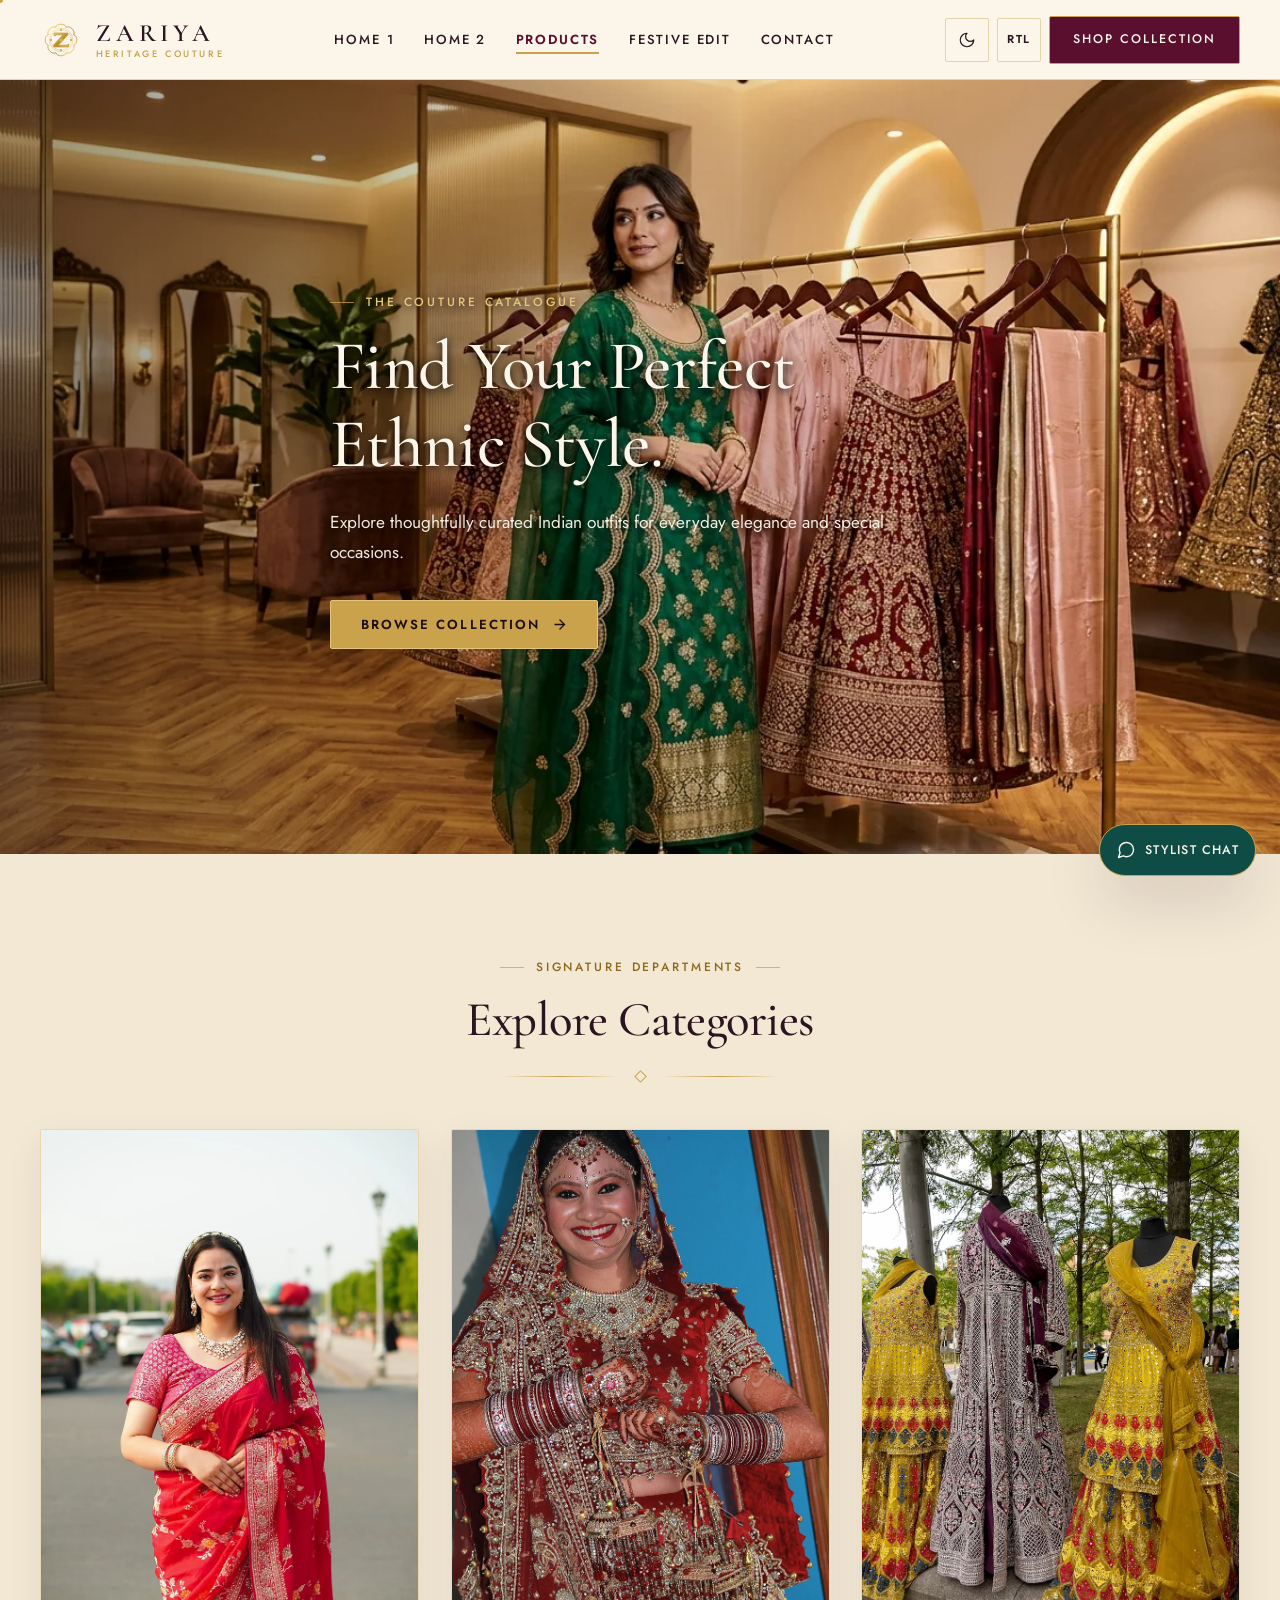
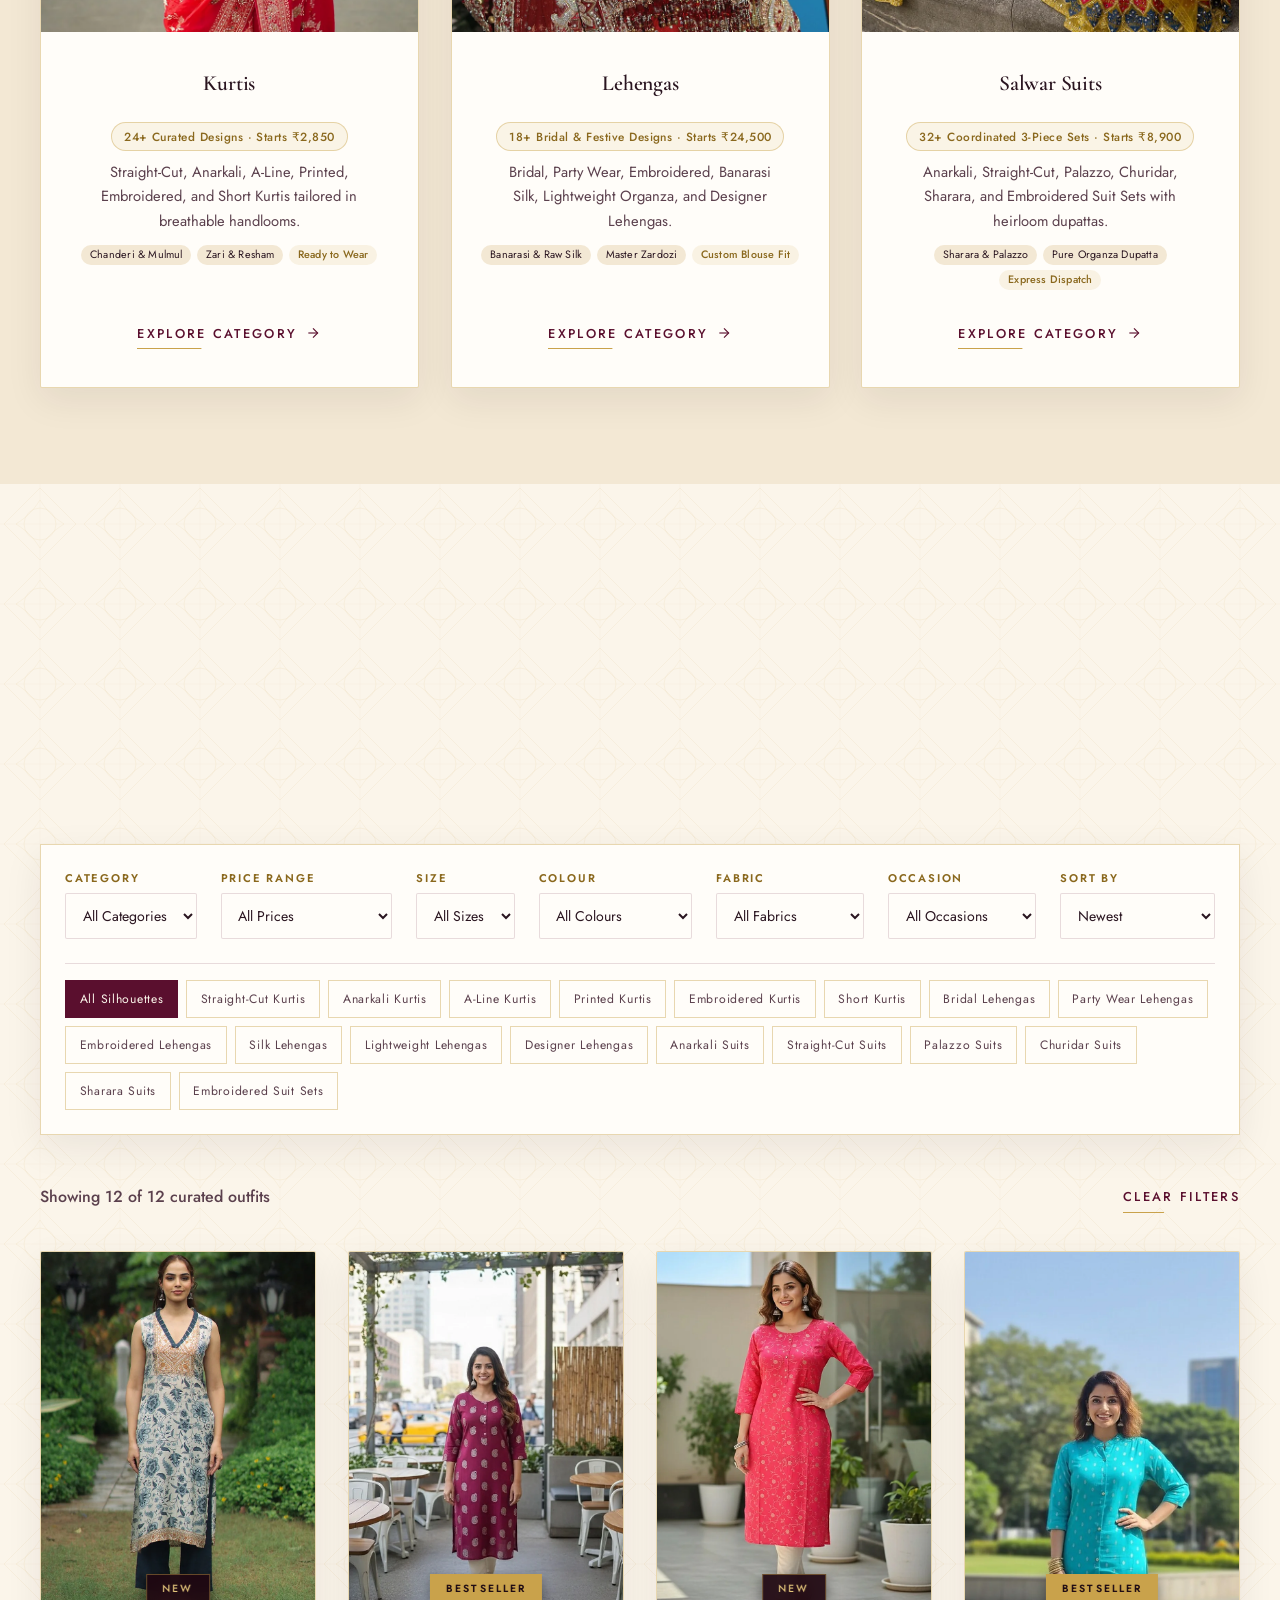
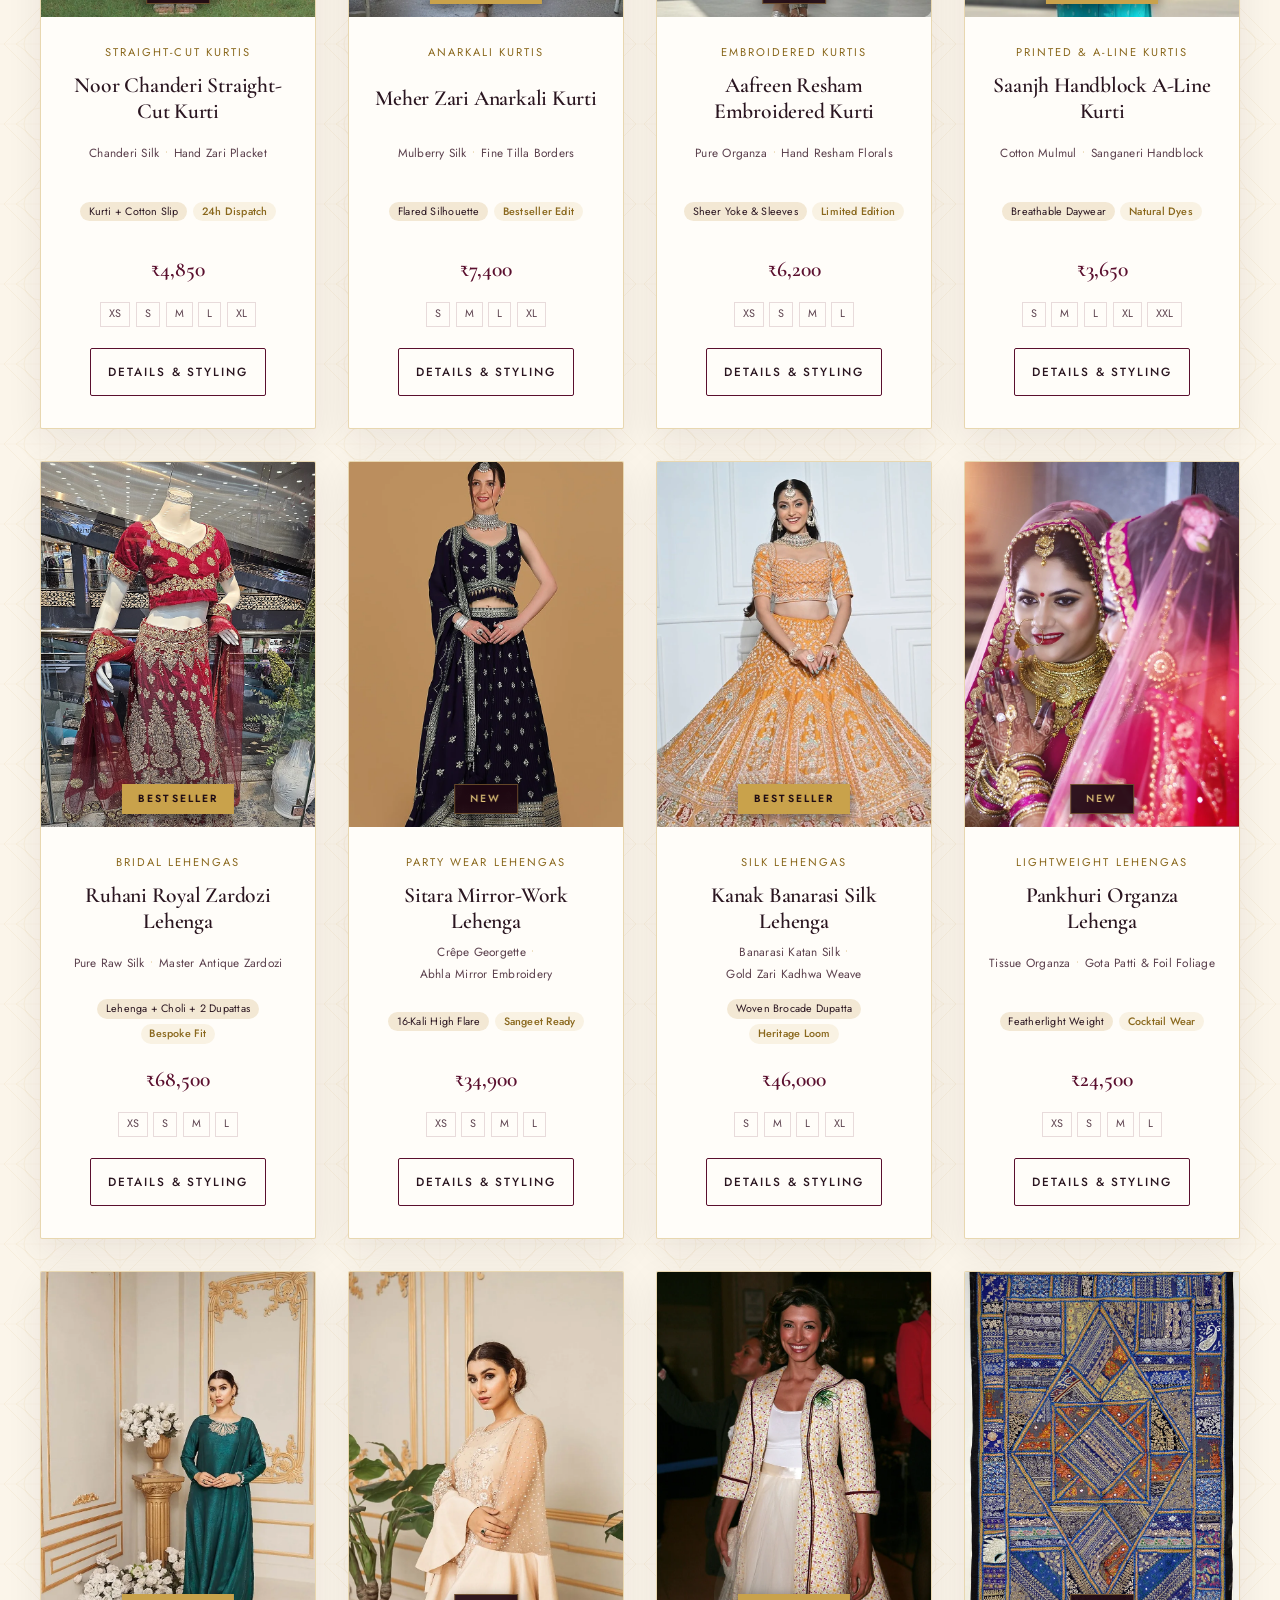
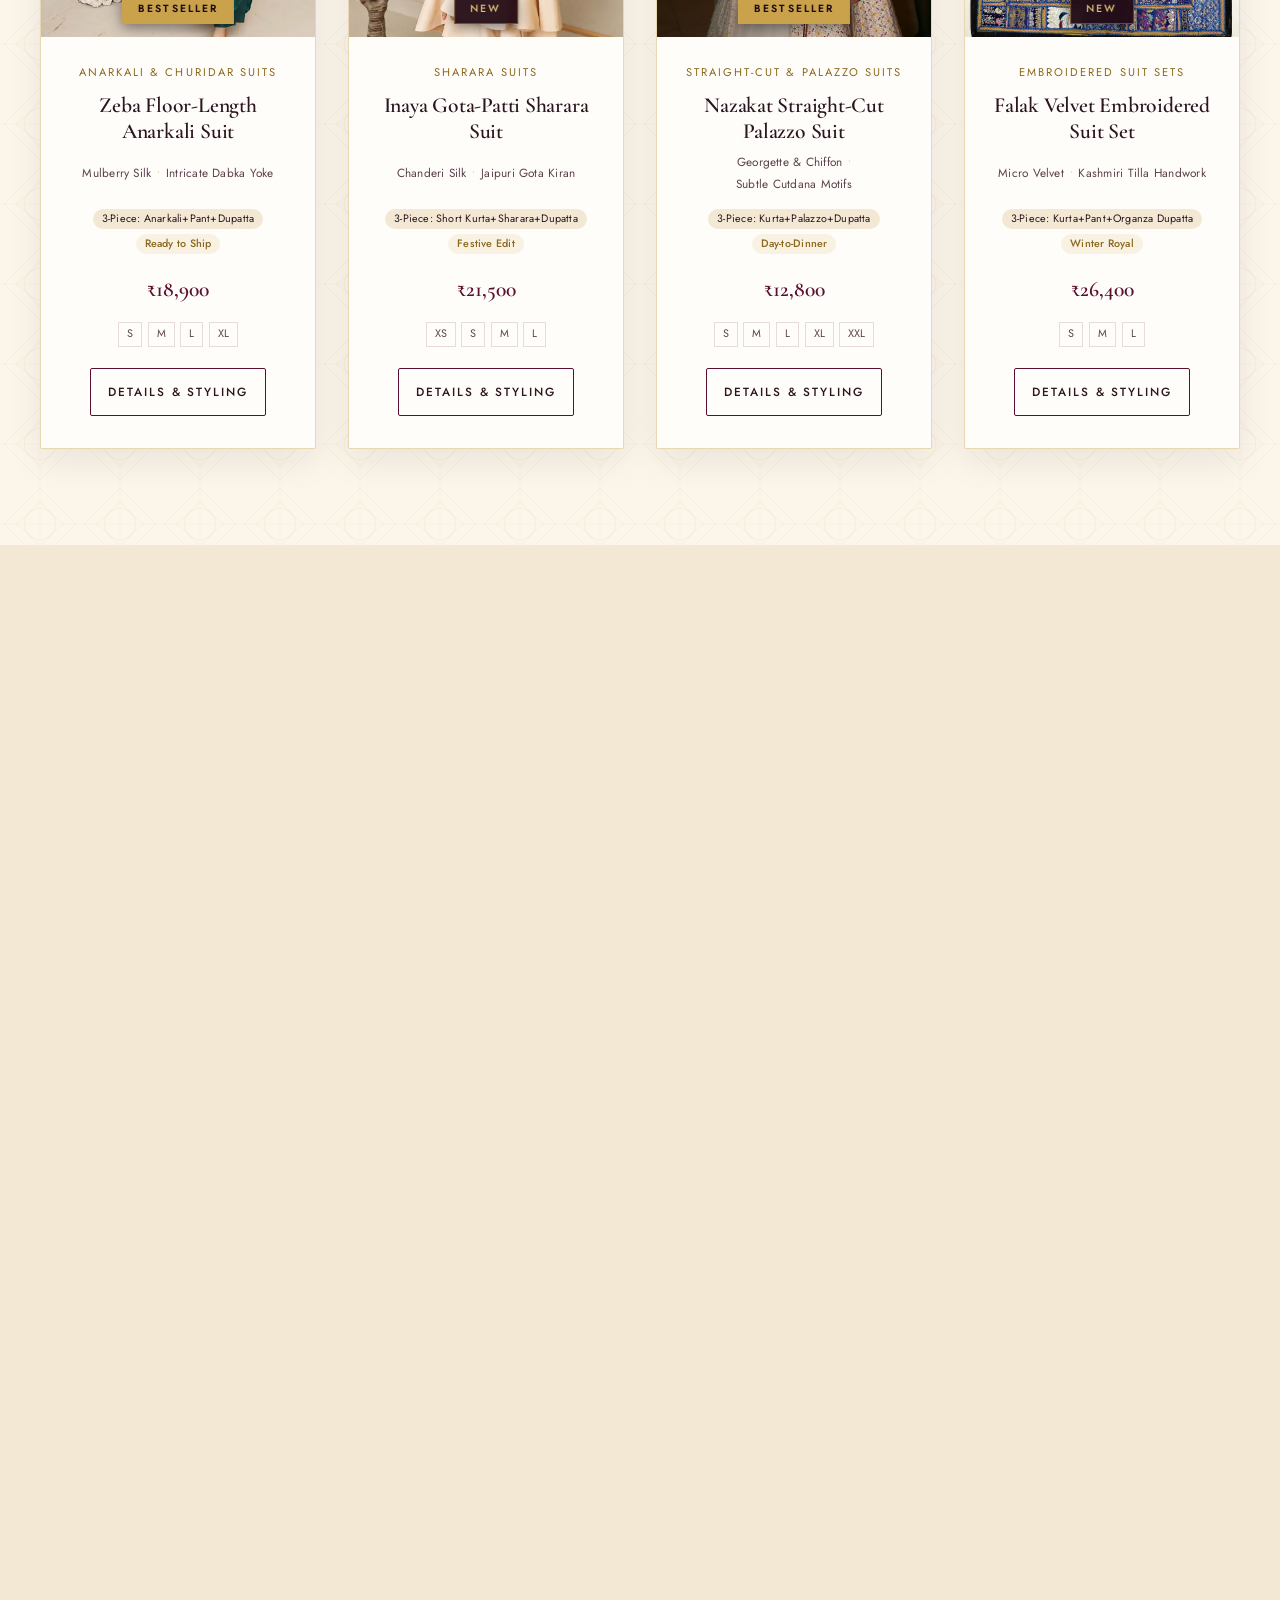
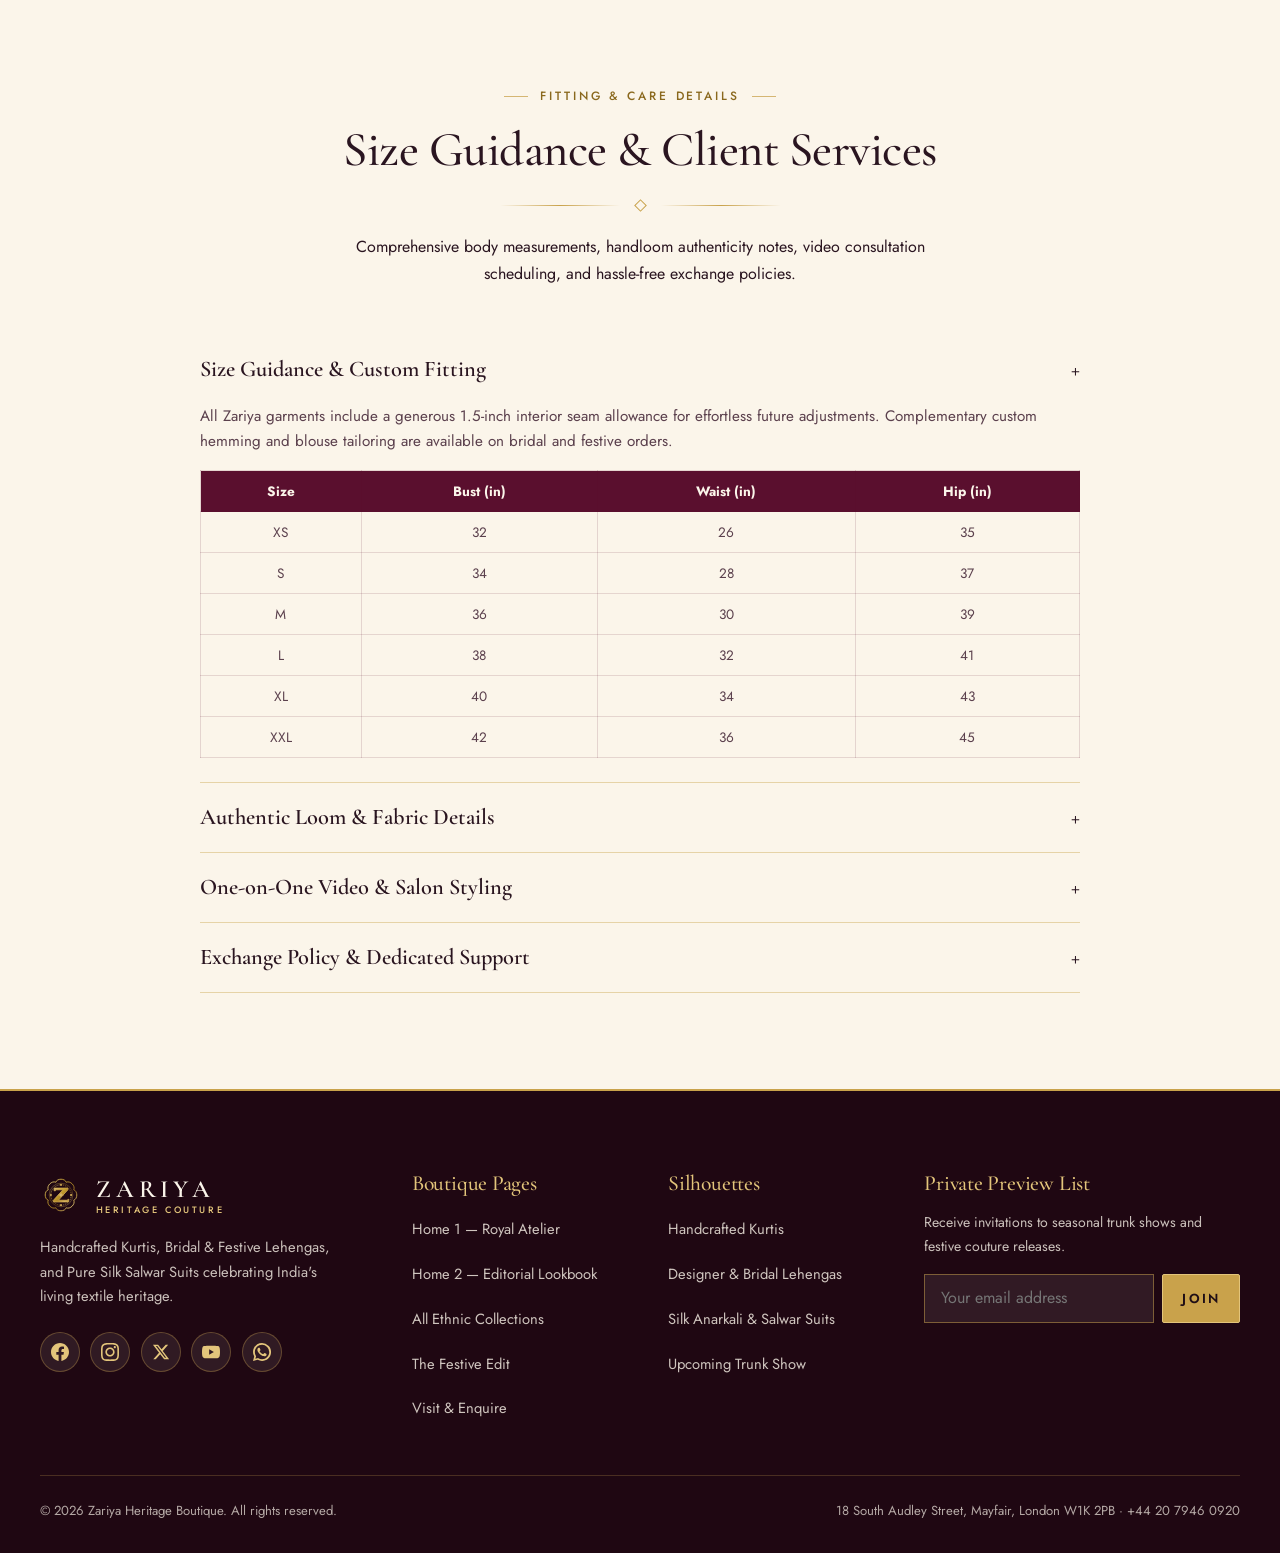
<file: pages/products.html>
<!DOCTYPE html>
<html lang="en" dir="ltr" data-theme="light">
<head>
  <meta charset="UTF-8">
  <meta name="viewport" content="width=device-width, initial-scale=1.0">
  <title>Shop Kurtis, Lehengas &amp; Salwar Suits | Zariya Boutique</title>
  <meta name="description" content="Browse Zariya's curated ethnic wear collection of embroidered Kurtis, pure silk Lehengas, and designer Salwar Suits tailored for everyday and wedding grace.">
  <meta name="robots" content="index, follow">
  <link rel="canonical" href="https://www.zariyaboutique.com/pages/products.html">

  <!-- Open Graph Metadata -->
  <meta property="og:type" content="website">
  <meta property="og:site_name" content="Zariya Heritage Boutique">
  <meta property="og:title" content="Find Your Perfect Ethnic Style | Zariya Collection">
  <meta property="og:description" content="Explore thoughtfully curated Indian outfits for everyday elegance and special occasions.">
  <meta property="og:url" content="https://www.zariyaboutique.com/pages/products.html">
  <meta property="og:image" content="../assets/images/products-hero-banner.jpg">

  <!-- Prevent Theme / RTL Flash -->
  <script>
    (function () {
      try {
        var t = localStorage.getItem('zariya-theme');
        if (!t && window.matchMedia && window.matchMedia('(prefers-color-scheme: dark)').matches) t = 'dark';
        if (t) document.documentElement.setAttribute('data-theme', t);
        var d = localStorage.getItem('zariya-dir');
        if (d) document.documentElement.setAttribute('dir', d);
      } catch (e) {}
    })();
  </script>

  <!-- Google Fonts -->
  <link rel="preconnect" href="https://fonts.googleapis.com">
  <link rel="preconnect" href="https://fonts.gstatic.com" crossorigin>
  <link href="https://fonts.googleapis.com/css2?family=Cormorant+Garamond:ital,wght@0,400;0,500;0,600;0,700;1,400;1,600&family=Jost:wght@300;400;500;600&family=Pinyon+Script&display=swap" rel="stylesheet">

    <!-- Favicon (Matching Brand Logo) -->
  <link rel="icon" type="image/svg+xml" href="../assets/images/favicon.svg">
  <link rel="icon" type="image/png" sizes="32x32" href="../assets/images/favicon-32x32.png">
  <link rel="icon" type="image/png" sizes="16x16" href="../assets/images/favicon-16x16.png">
  <link rel="apple-touch-icon" sizes="180x180" href="../assets/images/apple-touch-icon.png">
  <link rel="shortcut icon" href="../assets/images/favicon.ico">

  <!-- Stylesheets -->
  <!-- Core Base Stylesheet -->
  <link rel="stylesheet" href="../assets/css/style.css">

  <!-- Isolated Viewport Stylesheets: Mobile (<768px), Tab (768px-1023px), 1024+ Views -->
  <link rel="stylesheet" href="../assets/css/mobile.css" media="(max-width: 767.98px)">
  <link rel="stylesheet" href="../assets/css/tablet.css" media="(min-width: 768px) and (max-width: 1023.98px)">
  <link rel="stylesheet" href="../assets/css/desktop-1024.css" media="(min-width: 1024px)">
  <link rel="stylesheet" href="../assets/css/dark-mode.css">
  <link rel="stylesheet" href="../assets/css/rtl.css">

  <!-- JSON-LD Structured Data -->
  <script type="application/ld+json">
  {
    "@context": "https://schema.org",
    "@type": "CollectionPage",
    "name": "Zariya Ethnic Wear Collection — Kurtis, Lehengas & Salwar Suits",
    "description": "Explore thoughtfully curated Indian outfits for everyday elegance and special occasions.",
    "url": "https://www.zariyaboutique.com/pages/products.html",
    "isPartOf": {
      "@type": "ClothingStore",
      "name": "Zariya Heritage Boutique"
    }
  }
  </script>
</head>
<body>


  <!-- Preloader -->
  <div class="preloader" aria-hidden="true">
    <svg class="preloader__crest" viewBox="0 0 80 80" fill="none" stroke="currentColor" stroke-width="1.4">
      <defs>
        <linearGradient id="preloader-gold" x1="0%" y1="0%" x2="100%" y2="100%">
          <stop offset="0%" stop-color="#F5E4B2"/>
          <stop offset="28%" stop-color="#D4AF37"/>
          <stop offset="65%" stop-color="#AA8022"/>
          <stop offset="85%" stop-color="#E8CA72"/>
          <stop offset="100%" stop-color="#C9A24B"/>
        </linearGradient>
      </defs>
      <g transform="scale(1.25)">
        <path d="M 24.0 12.6 C 26.1 6.4, 37.9 6.4, 40.0 12.6 C 45.9 9.7, 54.3 18.1, 51.4 24.0 C 57.6 26.1, 57.6 37.9, 51.4 40.0 C 54.3 45.9, 45.9 54.3, 40.0 51.4 C 37.9 57.6, 26.1 57.6, 24.0 51.4 C 18.1 54.3, 9.7 45.9, 12.6 40.0 C 6.4 37.9, 6.4 26.1, 12.6 24.0 C 9.7 18.1, 18.1 9.7, 24.0 12.6 Z" fill="none" stroke="url(#preloader-gold)" stroke-width="1.3" stroke-linejoin="round"/>
        <circle cx="32" cy="32" r="18" fill="none" stroke="url(#preloader-gold)" stroke-width="0.75" stroke-opacity="0.6"/>
        <circle cx="32" cy="32" r="15.5" fill="none" stroke="url(#preloader-gold)" stroke-width="0.8" stroke-dasharray="0.8 2.5"/>
        <circle cx="32" cy="16.5" r="1" fill="url(#preloader-gold)"/>
        <circle cx="32" cy="47.5" r="1" fill="url(#preloader-gold)"/>
        <circle cx="16.5" cy="32" r="1" fill="url(#preloader-gold)"/>
        <circle cx="47.5" cy="32" r="1" fill="url(#preloader-gold)"/>
        <path d="M 21.5 25.5 L 21.5 21.5 L 42.5 21.5 L 42.5 24.0 L 28.0 40.0 L 42.5 40.0 L 42.5 38.5 L 43.5 38.5 L 43.5 42.5 L 20.5 42.5 L 20.5 40.0 L 35.0 24.0 L 23.5 24.0 L 23.5 25.5 Z" fill="url(#preloader-gold)"/>
        <polygon points="32,29.2 33.4,31.4 35.6,32 33.4,32.6 32,34.8 30.6,32.6 28.4,32 30.6,31.4" fill="url(#preloader-gold)"/>
      </g>
    </svg>
    <span class="preloader__label">Zariya Catalogue</span>
  </div>

  <div class="page-veil" aria-hidden="true"></div>
  <div class="cursor-dot" aria-hidden="true"></div>
  <div class="cursor-ring" aria-hidden="true"></div>

  <!-- =====================================================================
       SITE HEADER & NAVIGATION
       ===================================================================== -->
  <header class="site-header">
    <div class="container header-inner">
      <a href="index.html" class="brand-logo" aria-label="Zariya Heritage Boutique — Home">
        <svg class="brand-logo__mark" viewBox="0 0 64 64" fill="none" stroke="currentColor" stroke-width="1.4" aria-hidden="true">
          <defs>
            <linearGradient id="logo-gold" x1="0%" y1="0%" x2="100%" y2="100%">
              <stop offset="0%" stop-color="#F5E4B2"/>
              <stop offset="28%" stop-color="#D4AF37"/>
              <stop offset="65%" stop-color="#AA8022"/>
              <stop offset="85%" stop-color="#E8CA72"/>
              <stop offset="100%" stop-color="#C9A24B"/>
            </linearGradient>
            <linearGradient id="logo-gleam" x1="0%" y1="50%" x2="100%" y2="50%">
              <stop offset="0%" stop-color="#E7CE82"/>
              <stop offset="50%" stop-color="#FFF3D1"/>
              <stop offset="100%" stop-color="#C9A24B"/>
            </linearGradient>
          </defs>
          <path d="M 24.0 12.6 C 26.1 6.4, 37.9 6.4, 40.0 12.6 C 45.9 9.7, 54.3 18.1, 51.4 24.0 C 57.6 26.1, 57.6 37.9, 51.4 40.0 C 54.3 45.9, 45.9 54.3, 40.0 51.4 C 37.9 57.6, 26.1 57.6, 24.0 51.4 C 18.1 54.3, 9.7 45.9, 12.6 40.0 C 6.4 37.9, 6.4 26.1, 12.6 24.0 C 9.7 18.1, 18.1 9.7, 24.0 12.6 Z" fill="none" stroke="url(#logo-gold)" stroke-width="1.3" stroke-linejoin="round"/>
          <circle cx="32" cy="32" r="18" fill="none" stroke="url(#logo-gold)" stroke-width="0.75" stroke-opacity="0.6"/>
          <circle cx="32" cy="32" r="15.5" fill="none" stroke="url(#logo-gold)" stroke-width="0.8" stroke-dasharray="0.8 2.5" stroke-linecap="round"/>
          <circle cx="32" cy="16.5" r="1.1" fill="url(#logo-gleam)"/>
          <circle cx="32" cy="47.5" r="1.1" fill="url(#logo-gleam)"/>
          <circle cx="16.5" cy="32" r="1.1" fill="url(#logo-gleam)"/>
          <circle cx="47.5" cy="32" r="1.1" fill="url(#logo-gleam)"/>
          <path d="M 21.5 25.5 L 21.5 21.5 L 42.5 21.5 L 42.5 24.0 L 28.0 40.0 L 42.5 40.0 L 42.5 38.5 L 43.5 38.5 L 43.5 42.5 L 20.5 42.5 L 20.5 40.0 L 35.0 24.0 L 23.5 24.0 L 23.5 25.5 Z" fill="url(#logo-gold)"/>
          <polygon points="32,29.2 33.4,31.4 35.6,32 33.4,32.6 32,34.8 30.6,32.6 28.4,32 30.6,31.4" fill="#FFFFFF" opacity="0.9"/>
          <circle cx="32" cy="32" r="0.75" fill="url(#logo-gleam)"/>
        </svg>
        <span class="brand-logo__text">
          <span class="brand-logo__name">ZARIYA</span>
          <span class="brand-logo__sub">Heritage Couture</span>
        </span>
      </a>

      <nav class="primary-nav" aria-label="Primary Navigation">
        <a href="index.html" class="nav-link">Home 1</a>
        <a href="home-2.html" class="nav-link">Home 2</a>
        <a href="products.html" class="nav-link" aria-current="page">Products</a>
        <a href="festive-edit.html" class="nav-link">Festive Edit</a>
        <a href="contact.html" class="nav-link">Contact</a>
      </nav>

      <div class="header-actions">
        <button type="button" class="icon-toggle js-theme-toggle" aria-label="Toggle dark mode" aria-pressed="false">
          <svg viewBox="0 0 24 24" fill="none" stroke="currentColor" stroke-width="1.6" aria-hidden="true"><path d="M12 3a6 6 0 0 0 9 9 9 9 0 1 1-9-9Z"/></svg>
        </button>
        <button type="button" class="icon-toggle js-rtl-toggle" aria-label="Switch to Right-to-Left layout" aria-pressed="false">
          <span class="js-rtl-label">RTL</span>
        </button>
        <a href="products.html" class="btn btn-primary header-cta btn-magnetic">
          <span>Shop Collection</span>
        </a>
        <button type="button" class="icon-toggle menu-toggle js-menu-open" aria-label="Open navigation menu" aria-expanded="false" aria-controls="mobile-drawer">
          <svg viewBox="0 0 24 24" fill="none" stroke="currentColor" stroke-width="1.7" stroke-linecap="round" aria-hidden="true">
            <line x1="3" y1="7" x2="21" y2="7"/>
            <line x1="6" y1="12" x2="21" y2="12"/>
            <line x1="3" y1="17" x2="21" y2="17"/>
          </svg>
        </button>
      </div>
    </div>
  </header>

  <!-- Mobile Navigation Drawer -->
  <div class="mobile-drawer" id="mobile-drawer" aria-hidden="true" role="dialog" aria-modal="true" aria-label="Mobile Navigation">
    <div class="mobile-drawer__backdrop js-menu-close"></div>
    <div class="mobile-drawer__panel">
      <div>
        <div class="mobile-drawer__top">
          <div class="mobile-drawer__actions">
            <button type="button" class="icon-toggle js-theme-toggle" aria-label="Toggle dark mode" aria-pressed="false" title="Toggle dark mode">
              <svg viewBox="0 0 24 24" fill="none" stroke="currentColor" stroke-width="1.6" aria-hidden="true"><path d="M12 3a6 6 0 0 0 9 9 9 9 0 1 1-9-9Z"/></svg>
            </button>
            <button type="button" class="icon-toggle js-rtl-toggle" aria-label="Switch to Right-to-Left layout" aria-pressed="false" title="Switch layout direction">
              <span class="js-rtl-label">RTL</span>
            </button>
            <button type="button" class="icon-toggle js-menu-close" aria-label="Close navigation menu" title="Close navigation menu">
              <svg viewBox="0 0 24 24" fill="none" stroke="currentColor" stroke-width="1.7" stroke-linecap="round" aria-hidden="true">
                <line x1="18" y1="6" x2="6" y2="18"/>
                <line x1="6" y1="6" x2="18" y2="18"/>
              </svg>
            </button>
          </div>
        </div>
        <nav class="mobile-drawer__links" aria-label="Mobile Navigation Links">
          <a href="index.html" class="mobile-drawer__link">Home 1</a>
          <a href="home-2.html" class="mobile-drawer__link">Home 2</a>
          <a href="products.html" class="mobile-drawer__link" aria-current="page">Products</a>
          <a href="festive-edit.html" class="mobile-drawer__link">Festive Edit</a>
          <a href="contact.html" class="mobile-drawer__link">Contact</a>
        </nav>
      </div>
      <div>
        <a href="products.html" class="btn btn-primary" style="width: 100%;">Shop Collection</a>
      </div>
    </div>
  </div>

  <!-- =====================================================================
       MAIN CONTENT — PRODUCTS CATALOGUE
       ===================================================================== -->
  <main id="main-content">

    <!-- 1. SHOP ALL ETHNIC WEAR HERO -->
    <section class="hero-fullbleed" aria-labelledby="products-hero-heading">
      <div class="hero-media js-parallax">
        <picture>
          <source srcset="../assets/images/products-hero-banner.webp" type="image/webp">
          <img src="../assets/images/products-hero-banner.jpg" alt="Graceful Indian model in emerald Banarasi silk salwar suit inside Zariya's couture showroom surrounded by embroidered lehengas and kurtis" width="1600" height="900" fetchpriority="high">
        </picture>
      </div>
      <div class="hero-overlay" aria-hidden="true"></div>
      <div class="container hero-content reveal-up">
        <span class="eyebrow eyebrow--start" style="color: var(--gold-light);">The Couture Catalogue</span>
        <h1 id="products-hero-heading">Find Your Perfect Ethnic Style.</h1>
        <p class="lead-text">Explore thoughtfully curated Indian outfits for everyday elegance and special occasions.</p>
        <div class="btn-group">
          <a href="#all-products" class="btn btn-gold btn-magnetic">
            <span>Browse Collection</span>
            <svg class="icon-arrow" viewBox="0 0 24 24" fill="none" stroke="currentColor" stroke-width="1.8" aria-hidden="true"><path d="M5 12h14"/><path d="m12 5 7 7-7 7"/></svg>
          </a>
        </div>
      </div>
    </section>

    <!-- 2. EXPLORE CATEGORIES (Three Large Category Cards — 3D Tilt, Centered) -->
    <section class="section surface-alt" aria-labelledby="explore-cats-heading">
      <div class="container">
        <header class="section-header reveal-up">
          <span class="eyebrow">Signature Departments</span>
          <h2 id="explore-cats-heading">Explore Categories</h2>
          <div class="ornate-divider" aria-hidden="true"><span class="ornate-diamond"></span></div>
        </header>

        <div class="cards-grid-3">
          <!-- Kurtis Category Banner -->
          <article class="tilt-card reveal-up">
            <div class="tilt-card__media">
              <picture>
                <source srcset="../assets/images/products-cat-banner-kurtis.webp" type="image/webp">
                <img src="../assets/images/products-cat-banner-kurtis.jpg" alt="Artisanal embroidered silk and Chanderi kurtis collection" width="800" height="1067" loading="lazy">
              </picture>
            </div>
            <div class="tilt-card__body">
              <span class="card-icon" aria-hidden="true">
                <svg viewBox="0 0 24 24" fill="none" stroke="currentColor" stroke-width="1.5"><path d="M12 3 8 7l-4 2 2 4 2-1v9h8v-9l2 1 2-4-4-2-4-4Z"/></svg>
              </span>
              <h3 class="tilt-card__title">Kurtis</h3>
              <div class="tilt-card__meta-bar">24+ Curated Designs · Starts ₹2,850</div>
              <p class="tilt-card__desc">Straight-Cut, Anarkali, A-Line, Printed, Embroidered, and Short Kurtis tailored in breathable handlooms.</p>
              <div class="tilt-card__chips">
                <span class="feat-pill">Chanderi &amp; Mulmul</span>
                <span class="feat-pill">Zari &amp; Resham</span>
                <span class="feat-pill feat-pill--accent">Ready to Wear</span>
              </div>
              <div class="tilt-card__actions">
                <a href="#all-products" class="editorial-link js-jump-category" data-target-category="Kurtis">
                  <span>Explore Category</span>
                  <svg class="icon-arrow" viewBox="0 0 24 24" fill="none" stroke="currentColor" stroke-width="1.7" aria-hidden="true"><path d="M5 12h14"/><path d="m12 5 7 7-7 7"/></svg>
                </a>
              </div>
            </div>
          </article>

          <!-- Lehengas Category Banner -->
          <article class="tilt-card reveal-up">
            <div class="tilt-card__media">
              <picture>
                <source srcset="../assets/images/products-cat-banner-lehengas.webp" type="image/webp">
                <img src="../assets/images/products-cat-banner-lehengas.jpg" alt="Bridal and festive hand-embroidered silk lehengas showcase" width="800" height="1067" loading="lazy">
              </picture>
            </div>
            <div class="tilt-card__body">
              <span class="card-icon" aria-hidden="true">
                <svg viewBox="0 0 24 24" fill="none" stroke="currentColor" stroke-width="1.5"><path d="m12 2 3 6 6 .8-4.4 4.3 1 6.2L12 16.4 6.4 19.3l1-6.2L3 8.8 9 8l3-6Z"/></svg>
              </span>
              <h3 class="tilt-card__title">Lehengas</h3>
              <div class="tilt-card__meta-bar">18+ Bridal &amp; Festive Designs · Starts ₹24,500</div>
              <p class="tilt-card__desc">Bridal, Party Wear, Embroidered, Banarasi Silk, Lightweight Organza, and Designer Lehengas.</p>
              <div class="tilt-card__chips">
                <span class="feat-pill">Banarasi &amp; Raw Silk</span>
                <span class="feat-pill">Master Zardozi</span>
                <span class="feat-pill feat-pill--accent">Custom Blouse Fit</span>
              </div>
              <div class="tilt-card__actions">
                <a href="#all-products" class="editorial-link js-jump-category" data-target-category="Lehengas">
                  <span>Explore Category</span>
                  <svg class="icon-arrow" viewBox="0 0 24 24" fill="none" stroke="currentColor" stroke-width="1.7" aria-hidden="true"><path d="M5 12h14"/><path d="m12 5 7 7-7 7"/></svg>
                </a>
              </div>
            </div>
          </article>

          <!-- Salwar Suits Category Banner -->
          <article class="tilt-card reveal-up">
            <div class="tilt-card__media">
              <picture>
                <source srcset="../assets/images/products-cat-banner-suits.webp" type="image/webp">
                <img src="../assets/images/products-cat-banner-suits.jpg" alt="Designer Anarkali, sharara, and palazzo salwar suit sets" width="800" height="1067" loading="lazy">
              </picture>
            </div>
            <div class="tilt-card__body">
              <span class="card-icon" aria-hidden="true">
                <svg viewBox="0 0 24 24" fill="none" stroke="currentColor" stroke-width="1.5"><path d="M12 2.5c2.5 3.5 6 6 6 10.5a6 6 0 1 1-12 0c0-4.5 3.5-7 6-10.5Z"/></svg>
              </span>
              <h3 class="tilt-card__title">Salwar Suits</h3>
              <div class="tilt-card__meta-bar">32+ Coordinated 3-Piece Sets · Starts ₹8,900</div>
              <p class="tilt-card__desc">Anarkali, Straight-Cut, Palazzo, Churidar, Sharara, and Embroidered Suit Sets with heirloom dupattas.</p>
              <div class="tilt-card__chips">
                <span class="feat-pill">Sharara &amp; Palazzo</span>
                <span class="feat-pill">Pure Organza Dupatta</span>
                <span class="feat-pill feat-pill--accent">Express Dispatch</span>
              </div>
              <div class="tilt-card__actions">
                <a href="#all-products" class="editorial-link js-jump-category" data-target-category="Salwar Suits">
                  <span>Explore Category</span>
                  <svg class="icon-arrow" viewBox="0 0 24 24" fill="none" stroke="currentColor" stroke-width="1.7" aria-hidden="true"><path d="M5 12h14"/><path d="m12 5 7 7-7 7"/></svg>
                </a>
              </div>
            </div>
          </article>
        </div>
      </div>
    </section>

    <!-- 3 & 4. FILTER & DISCOVER + ALL PRODUCTS COLLECTION (12 Curated Pieces) -->
    <section class="section surface-jali" id="all-products" aria-labelledby="all-products-heading">
      <div class="container">
        <header class="section-header reveal-up">
          <span class="eyebrow">Filter &amp; Discover</span>
          <h2 id="all-products-heading">All Products Collection</h2>
          <div class="ornate-divider" aria-hidden="true"><span class="ornate-diamond"></span></div>
          <p class="lead-text" style="margin-inline: auto;">Refine our boutique edit by silhouette, price, size, colour palette, loom fabric, or celebration.</p>
        </header>

        <!-- Functional Multi-Facet Filter & Sort Panel -->
        <div class="filter-shell reveal-up" role="region" aria-label="Product Filters and Sorting">
          <div class="filter-controls-grid">
            <div class="filter-group">
              <label for="filter-category" class="filter-label">Category</label>
              <select id="filter-category" class="filter-select">
                <option value="all">All Categories</option>
                <option value="Kurtis">Kurtis</option>
                <option value="Lehengas">Lehengas</option>
                <option value="Salwar Suits">Salwar Suits</option>
              </select>
            </div>

            <div class="filter-group">
              <label for="filter-price" class="filter-label">Price Range</label>
              <select id="filter-price" class="filter-select">
                <option value="all">All Prices</option>
                <option value="under-10000">Under ₹10,000</option>
                <option value="10000-25000">₹10,000 – ₹25,000</option>
                <option value="25000-50000">₹25,000 – ₹50,000</option>
                <option value="above-50000">Above ₹50,000</option>
              </select>
            </div>

            <div class="filter-group">
              <label for="filter-size" class="filter-label">Size</label>
              <select id="filter-size" class="filter-select">
                <option value="all">All Sizes</option>
                <option value="XS">XS</option>
                <option value="S">S</option>
                <option value="M">M</option>
                <option value="L">L</option>
                <option value="XL">XL</option>
                <option value="XXL">XXL</option>
              </select>
            </div>

            <div class="filter-group">
              <label for="filter-color" class="filter-label">Colour</label>
              <select id="filter-color" class="filter-select">
                <option value="all">All Colours</option>
                <option value="Maroon">Royal Maroon</option>
                <option value="Emerald">Emerald Green</option>
                <option value="Gold">Champagne Gold</option>
                <option value="Blush Pink">Blush Pink</option>
                <option value="Ivory">Warm Ivory</option>
                <option value="Midnight Blue">Midnight Blue</option>
              </select>
            </div>

            <div class="filter-group">
              <label for="filter-fabric" class="filter-label">Fabric</label>
              <select id="filter-fabric" class="filter-select">
                <option value="all">All Fabrics</option>
                <option value="Chanderi Silk">Chanderi Silk</option>
                <option value="Mulberry Silk">Mulberry Silk</option>
                <option value="Raw Silk">Raw Silk</option>
                <option value="Banarasi Silk">Banarasi Silk</option>
                <option value="Organza">Pure Organza</option>
                <option value="Georgette">Crepe Georgette</option>
                <option value="Cotton Mulmul">Cotton Mulmul</option>
                <option value="Velvet">Micro Velvet</option>
              </select>
            </div>

            <div class="filter-group">
              <label for="filter-occasion" class="filter-label">Occasion</label>
              <select id="filter-occasion" class="filter-select">
                <option value="all">All Occasions</option>
                <option value="Everyday">Everyday</option>
                <option value="Office">Office</option>
                <option value="Family Gathering">Family Gathering</option>
                <option value="Festive">Festive</option>
                <option value="Party">Party &amp; Sangeet</option>
                <option value="Wedding">Wedding</option>
              </select>
            </div>

            <div class="filter-group">
              <label for="sort-products" class="filter-label">Sort By</label>
              <select id="sort-products" class="filter-select">
                <option value="newest">Newest</option>
                <option value="price-asc">Price Low to High</option>
                <option value="price-desc">Price High to Low</option>
              </select>
            </div>
          </div>

          <!-- Complete Sub-Category Breakdown Pills (All 18 Sub-Categories) -->
          <div class="subcat-bar" role="group" aria-label="Filter by specific ethnic wear sub-category">
            <button type="button" class="subcat-pill js-subcat-pill" data-subcat="all" aria-pressed="true">All Silhouettes</button>
            <!-- Kurtis Sub-Categories -->
            <button type="button" class="subcat-pill js-subcat-pill" data-subcat="Straight-Cut Kurtis" aria-pressed="false">Straight-Cut Kurtis</button>
            <button type="button" class="subcat-pill js-subcat-pill" data-subcat="Anarkali Kurtis" aria-pressed="false">Anarkali Kurtis</button>
            <button type="button" class="subcat-pill js-subcat-pill" data-subcat="A-Line Kurtis" aria-pressed="false">A-Line Kurtis</button>
            <button type="button" class="subcat-pill js-subcat-pill" data-subcat="Printed Kurtis" aria-pressed="false">Printed Kurtis</button>
            <button type="button" class="subcat-pill js-subcat-pill" data-subcat="Embroidered Kurtis" aria-pressed="false">Embroidered Kurtis</button>
            <button type="button" class="subcat-pill js-subcat-pill" data-subcat="Short Kurtis" aria-pressed="false">Short Kurtis</button>
            <!-- Lehengas Sub-Categories -->
            <button type="button" class="subcat-pill js-subcat-pill" data-subcat="Bridal Lehengas" aria-pressed="false">Bridal Lehengas</button>
            <button type="button" class="subcat-pill js-subcat-pill" data-subcat="Party Wear Lehengas" aria-pressed="false">Party Wear Lehengas</button>
            <button type="button" class="subcat-pill js-subcat-pill" data-subcat="Embroidered Lehengas" aria-pressed="false">Embroidered Lehengas</button>
            <button type="button" class="subcat-pill js-subcat-pill" data-subcat="Silk Lehengas" aria-pressed="false">Silk Lehengas</button>
            <button type="button" class="subcat-pill js-subcat-pill" data-subcat="Lightweight Lehengas" aria-pressed="false">Lightweight Lehengas</button>
            <button type="button" class="subcat-pill js-subcat-pill" data-subcat="Designer Lehengas" aria-pressed="false">Designer Lehengas</button>
            <!-- Salwar Suits Sub-Categories -->
            <button type="button" class="subcat-pill js-subcat-pill" data-subcat="Anarkali Suits" aria-pressed="false">Anarkali Suits</button>
            <button type="button" class="subcat-pill js-subcat-pill" data-subcat="Straight-Cut Suits" aria-pressed="false">Straight-Cut Suits</button>
            <button type="button" class="subcat-pill js-subcat-pill" data-subcat="Palazzo Suits" aria-pressed="false">Palazzo Suits</button>
            <button type="button" class="subcat-pill js-subcat-pill" data-subcat="Churidar Suits" aria-pressed="false">Churidar Suits</button>
            <button type="button" class="subcat-pill js-subcat-pill" data-subcat="Sharara Suits" aria-pressed="false">Sharara Suits</button>
            <button type="button" class="subcat-pill js-subcat-pill" data-subcat="Embroidered Suit Sets" aria-pressed="false">Embroidered Suit Sets</button>
          </div>
        </div>

        <!-- Live Filter Status & Clear Filters -->
        <div class="filter-status-bar">
          <p id="results-count" role="status" aria-live="polite" style="font-weight: 500; color: var(--text-secondary);">Showing 12 of 12 curated outfits</p>
          <button type="button" class="editorial-link js-clear-filters">
            <span>Clear Filters</span>
          </button>
        </div>

        <!-- Skeleton Loading State During Filter/Sort Updates -->
        <div class="cards-grid-4 skeleton-grid" id="products-skeleton" aria-hidden="true">
          <div class="skeleton-card"><div class="skeleton-box skeleton-box--img"></div><div class="skeleton-box skeleton-box--line"></div><div class="skeleton-box skeleton-box--short"></div></div>
          <div class="skeleton-card"><div class="skeleton-box skeleton-box--img"></div><div class="skeleton-box skeleton-box--line"></div><div class="skeleton-box skeleton-box--short"></div></div>
          <div class="skeleton-card"><div class="skeleton-box skeleton-box--img"></div><div class="skeleton-box skeleton-box--line"></div><div class="skeleton-box skeleton-box--short"></div></div>
          <div class="skeleton-card"><div class="skeleton-box skeleton-box--img"></div><div class="skeleton-box skeleton-box--line"></div><div class="skeleton-box skeleton-box--short"></div></div>
        </div>

        <!-- Empty Filter Result Notice -->
        <div id="products-empty" hidden style="text-align: center; padding: var(--space-8) var(--space-3); border: 1px solid var(--border-gold); background: var(--bg-elevated);">
          <h3 style="margin-block-end: var(--space-1);">No Outfits Match This Exact Filter Combination</h3>
          <p style="color: var(--text-secondary); margin-block-end: var(--space-3);">Try broadening your fabric, colour, or price selection—or let our stylists custom-tailor a piece for you.</p>
          <button type="button" class="btn btn-primary js-clear-filters">Reset All Filters</button>
        </div>

        <!-- 12 Product Cards Grid (Strictly Centered Content & 3D Tilt) -->
        <div class="cards-grid-4" id="products-grid">

          <!-- Product 1 -->
          <article class="tilt-card js-product-card reveal-up"
            data-id="kurti-01"
            data-order="1"
            data-name="Noor Chanderi Straight-Cut Kurti"
            data-category="Kurtis"
            data-subcategories="Straight-Cut Kurtis|Short Kurtis"
            data-price="4850"
            data-price-formatted="₹4,850"
            data-sizes="XS,S,M,L,XL"
            data-color="Ivory"
            data-fabric="Chanderi Silk"
            data-occasion="Everyday|Office"
            data-badge="New">
            <div class="tilt-card__media">
              <span class="card-badge">New</span>
              <picture>
                <source srcset="../assets/images/prod-kurti-straight-01.webp" type="image/webp">
                <img src="../assets/images/prod-kurti-straight-01.jpg" alt="Noor Chanderi Straight-Cut Kurti in warm ivory handloom silk with zari placket" width="800" height="1067" loading="lazy">
              </picture>
            </div>
            <div class="tilt-card__body">
              <span class="card-icon" aria-hidden="true"><svg viewBox="0 0 24 24" fill="none" stroke="currentColor" stroke-width="1.5"><path d="M12 3 8 7l-4 2 2 4 2-1v9h8v-9l2 1 2-4-4-2-4-4Z"/></svg></span>
              <span class="tilt-card__subcat">Straight-Cut Kurtis</span>
              <h3 class="tilt-card__title">Noor Chanderi Straight-Cut Kurti</h3>
              <div class="tilt-card__specs"><span class="spec-tag">Chanderi Silk</span><span class="spec-sep">•</span><span class="spec-tag">Hand Zari Placket</span></div>
              <div class="tilt-card__features"><span class="feat-pill">Kurti + Cotton Slip</span><span class="feat-pill feat-pill--accent">24h Dispatch</span></div>
              <p class="tilt-card__price ltr-num">₹4,850</p>
              <div class="tilt-card__sizes" aria-label="Available sizes">
                <span class="size-chip">XS</span><span class="size-chip">S</span><span class="size-chip">M</span><span class="size-chip">L</span><span class="size-chip">XL</span>
              </div>
              <div class="tilt-card__actions">
                <button type="button" class="btn btn-outline js-open-product-modal" style="padding: 0.55rem 1.1rem; font-size: 0.74rem;">Details &amp; Styling</button>
              </div>
            </div>
          </article>

          <!-- Product 2 -->
          <article class="tilt-card js-product-card reveal-up"
            data-id="kurti-02"
            data-order="2"
            data-name="Meher Zari Anarkali Kurti"
            data-category="Kurtis"
            data-subcategories="Anarkali Kurtis|Embroidered Kurtis"
            data-price="7400"
            data-price-formatted="₹7,400"
            data-sizes="S,M,L,XL"
            data-color="Maroon"
            data-fabric="Mulberry Silk"
            data-occasion="Festive|Family Gathering"
            data-badge="Bestseller">
            <div class="tilt-card__media">
              <span class="card-badge card-badge--gold">Bestseller</span>
              <picture>
                <source srcset="../assets/images/prod-kurti-anarkali-02.webp" type="image/webp">
                <img src="../assets/images/prod-kurti-anarkali-02.jpg" alt="Meher Zari Anarkali Kurti in deep maroon mulberry silk" width="800" height="1067" loading="lazy">
              </picture>
            </div>
            <div class="tilt-card__body">
              <span class="card-icon" aria-hidden="true"><svg viewBox="0 0 24 24" fill="none" stroke="currentColor" stroke-width="1.5"><path d="M12 3 8 7l-4 2 2 4 2-1v9h8v-9l2 1 2-4-4-2-4-4Z"/></svg></span>
              <span class="tilt-card__subcat">Anarkali Kurtis</span>
              <h3 class="tilt-card__title">Meher Zari Anarkali Kurti</h3>
              <div class="tilt-card__specs"><span class="spec-tag">Mulberry Silk</span><span class="spec-sep">•</span><span class="spec-tag">Fine Tilla Borders</span></div>
              <div class="tilt-card__features"><span class="feat-pill">Flared Silhouette</span><span class="feat-pill feat-pill--accent">Bestseller Edit</span></div>
              <p class="tilt-card__price ltr-num">₹7,400</p>
              <div class="tilt-card__sizes" aria-label="Available sizes">
                <span class="size-chip">S</span><span class="size-chip">M</span><span class="size-chip">L</span><span class="size-chip">XL</span>
              </div>
              <div class="tilt-card__actions">
                <button type="button" class="btn btn-outline js-open-product-modal" style="padding: 0.55rem 1.1rem; font-size: 0.74rem;">Details &amp; Styling</button>
              </div>
            </div>
          </article>

          <!-- Product 3 -->
          <article class="tilt-card js-product-card reveal-up"
            data-id="kurti-03"
            data-order="3"
            data-name="Aafreen Resham Embroidered Kurti"
            data-category="Kurtis"
            data-subcategories="Embroidered Kurtis|Straight-Cut Kurtis"
            data-price="6200"
            data-price-formatted="₹6,200"
            data-sizes="XS,S,M,L"
            data-color="Blush Pink"
            data-fabric="Organza"
            data-occasion="Family Gathering|Festive"
            data-badge="New">
            <div class="tilt-card__media">
              <span class="card-badge">New</span>
              <picture>
                <source srcset="../assets/images/prod-kurti-embroidered-03.webp" type="image/webp">
                <img src="../assets/images/prod-kurti-embroidered-03.jpg" alt="Aafreen Resham Embroidered Kurti in blush pink organza silk" width="800" height="1067" loading="lazy">
              </picture>
            </div>
            <div class="tilt-card__body">
              <span class="card-icon" aria-hidden="true"><svg viewBox="0 0 24 24" fill="none" stroke="currentColor" stroke-width="1.5"><path d="M12 3 8 7l-4 2 2 4 2-1v9h8v-9l2 1 2-4-4-2-4-4Z"/></svg></span>
              <span class="tilt-card__subcat">Embroidered Kurtis</span>
              <h3 class="tilt-card__title">Aafreen Resham Embroidered Kurti</h3>
              <div class="tilt-card__specs"><span class="spec-tag">Pure Organza</span><span class="spec-sep">•</span><span class="spec-tag">Hand Resham Florals</span></div>
              <div class="tilt-card__features"><span class="feat-pill">Sheer Yoke &amp; Sleeves</span><span class="feat-pill feat-pill--accent">Limited Edition</span></div>
              <p class="tilt-card__price ltr-num">₹6,200</p>
              <div class="tilt-card__sizes" aria-label="Available sizes">
                <span class="size-chip">XS</span><span class="size-chip">S</span><span class="size-chip">M</span><span class="size-chip">L</span>
              </div>
              <div class="tilt-card__actions">
                <button type="button" class="btn btn-outline js-open-product-modal" style="padding: 0.55rem 1.1rem; font-size: 0.74rem;">Details &amp; Styling</button>
              </div>
            </div>
          </article>

          <!-- Product 4 -->
          <article class="tilt-card js-product-card reveal-up"
            data-id="kurti-04"
            data-order="4"
            data-name="Saanjh Handblock Printed A-Line Kurti"
            data-category="Kurtis"
            data-subcategories="Printed Kurtis|A-Line Kurtis|Short Kurtis"
            data-price="3650"
            data-price-formatted="₹3,650"
            data-sizes="S,M,L,XL,XXL"
            data-color="Emerald"
            data-fabric="Cotton Mulmul"
            data-occasion="Everyday|Office"
            data-badge="Bestseller">
            <div class="tilt-card__media">
              <span class="card-badge card-badge--gold">Bestseller</span>
              <picture>
                <source srcset="../assets/images/prod-kurti-printed-04.webp" type="image/webp">
                <img src="../assets/images/prod-kurti-printed-04.jpg" alt="Saanjh Handblock Printed A-Line Kurti in emerald cotton mulmul" width="800" height="1067" loading="lazy">
              </picture>
            </div>
            <div class="tilt-card__body">
              <span class="card-icon" aria-hidden="true"><svg viewBox="0 0 24 24" fill="none" stroke="currentColor" stroke-width="1.5"><path d="M12 3 8 7l-4 2 2 4 2-1v9h8v-9l2 1 2-4-4-2-4-4Z"/></svg></span>
              <span class="tilt-card__subcat">Printed &amp; A-Line Kurtis</span>
              <h3 class="tilt-card__title">Saanjh Handblock A-Line Kurti</h3>
              <div class="tilt-card__specs"><span class="spec-tag">Cotton Mulmul</span><span class="spec-sep">•</span><span class="spec-tag">Sanganeri Handblock</span></div>
              <div class="tilt-card__features"><span class="feat-pill">Breathable Daywear</span><span class="feat-pill feat-pill--accent">Natural Dyes</span></div>
              <p class="tilt-card__price ltr-num">₹3,650</p>
              <div class="tilt-card__sizes" aria-label="Available sizes">
                <span class="size-chip">S</span><span class="size-chip">M</span><span class="size-chip">L</span><span class="size-chip">XL</span><span class="size-chip">XXL</span>
              </div>
              <div class="tilt-card__actions">
                <button type="button" class="btn btn-outline js-open-product-modal" style="padding: 0.55rem 1.1rem; font-size: 0.74rem;">Details &amp; Styling</button>
              </div>
            </div>
          </article>

          <!-- Product 5 -->
          <article class="tilt-card js-product-card reveal-up"
            data-id="lehenga-05"
            data-order="5"
            data-name="Ruhani Royal Zardozi Bridal Lehenga"
            data-category="Lehengas"
            data-subcategories="Bridal Lehengas|Embroidered Lehengas|Designer Lehengas"
            data-price="68500"
            data-price-formatted="₹68,500"
            data-sizes="XS,S,M,L"
            data-color="Maroon"
            data-fabric="Raw Silk"
            data-occasion="Wedding"
            data-badge="Bestseller">
            <div class="tilt-card__media">
              <span class="card-badge card-badge--gold">Bestseller</span>
              <picture>
                <source srcset="../assets/images/prod-lehenga-bridal-05.webp" type="image/webp">
                <img src="../assets/images/prod-lehenga-bridal-05.jpg" alt="Ruhani Royal Zardozi Bridal Lehenga in oxblood maroon pure raw silk" width="800" height="1067" loading="lazy">
              </picture>
            </div>
            <div class="tilt-card__body">
              <span class="card-icon" aria-hidden="true"><svg viewBox="0 0 24 24" fill="none" stroke="currentColor" stroke-width="1.5"><path d="m12 2 3 6 6 .8-4.4 4.3 1 6.2L12 16.4 6.4 19.3l1-6.2L3 8.8 9 8l3-6Z"/></svg></span>
              <span class="tilt-card__subcat">Bridal Lehengas</span>
              <h3 class="tilt-card__title">Ruhani Royal Zardozi Lehenga</h3>
              <div class="tilt-card__specs"><span class="spec-tag">Pure Raw Silk</span><span class="spec-sep">•</span><span class="spec-tag">Master Antique Zardozi</span></div>
              <div class="tilt-card__features"><span class="feat-pill">Lehenga + Choli + 2 Dupattas</span><span class="feat-pill feat-pill--accent">Bespoke Fit</span></div>
              <p class="tilt-card__price ltr-num">₹68,500</p>
              <div class="tilt-card__sizes" aria-label="Available sizes">
                <span class="size-chip">XS</span><span class="size-chip">S</span><span class="size-chip">M</span><span class="size-chip">L</span>
              </div>
              <div class="tilt-card__actions">
                <button type="button" class="btn btn-outline js-open-product-modal" style="padding: 0.55rem 1.1rem; font-size: 0.74rem;">Details &amp; Styling</button>
              </div>
            </div>
          </article>

          <!-- Product 6 -->
          <article class="tilt-card js-product-card reveal-up"
            data-id="lehenga-06"
            data-order="6"
            data-name="Sitara Mirror-Work Party Lehenga"
            data-category="Lehengas"
            data-subcategories="Party Wear Lehengas|Designer Lehengas"
            data-price="34900"
            data-price-formatted="₹34,900"
            data-sizes="XS,S,M,L"
            data-color="Midnight Blue"
            data-fabric="Georgette"
            data-occasion="Party|Wedding"
            data-badge="New">
            <div class="tilt-card__media">
              <span class="card-badge">New</span>
              <picture>
                <source srcset="../assets/images/prod-lehenga-party-06.webp" type="image/webp">
                <img src="../assets/images/prod-lehenga-party-06.jpg" alt="Sitara Mirror-Work Party Lehenga in midnight blue pure georgette" width="800" height="1067" loading="lazy">
              </picture>
            </div>
            <div class="tilt-card__body">
              <span class="card-icon" aria-hidden="true"><svg viewBox="0 0 24 24" fill="none" stroke="currentColor" stroke-width="1.5"><path d="m12 2 3 6 6 .8-4.4 4.3 1 6.2L12 16.4 6.4 19.3l1-6.2L3 8.8 9 8l3-6Z"/></svg></span>
              <span class="tilt-card__subcat">Party Wear Lehengas</span>
              <h3 class="tilt-card__title">Sitara Mirror-Work Lehenga</h3>
              <div class="tilt-card__specs"><span class="spec-tag">Crêpe Georgette</span><span class="spec-sep">•</span><span class="spec-tag">Abhla Mirror Embroidery</span></div>
              <div class="tilt-card__features"><span class="feat-pill">16-Kali High Flare</span><span class="feat-pill feat-pill--accent">Sangeet Ready</span></div>
              <p class="tilt-card__price ltr-num">₹34,900</p>
              <div class="tilt-card__sizes" aria-label="Available sizes">
                <span class="size-chip">XS</span><span class="size-chip">S</span><span class="size-chip">M</span><span class="size-chip">L</span>
              </div>
              <div class="tilt-card__actions">
                <button type="button" class="btn btn-outline js-open-product-modal" style="padding: 0.55rem 1.1rem; font-size: 0.74rem;">Details &amp; Styling</button>
              </div>
            </div>
          </article>

          <!-- Product 7 -->
          <article class="tilt-card js-product-card reveal-up"
            data-id="lehenga-07"
            data-order="7"
            data-name="Kanak Banarasi Silk Lehenga"
            data-category="Lehengas"
            data-subcategories="Silk Lehengas|Bridal Lehengas|Embroidered Lehengas"
            data-price="46000"
            data-price-formatted="₹46,000"
            data-sizes="S,M,L,XL"
            data-color="Gold"
            data-fabric="Banarasi Silk"
            data-occasion="Wedding|Festive"
            data-badge="Bestseller">
            <div class="tilt-card__media">
              <span class="card-badge card-badge--gold">Bestseller</span>
              <picture>
                <source srcset="../assets/images/prod-lehenga-silk-07.webp" type="image/webp">
                <img src="../assets/images/prod-lehenga-silk-07.jpg" alt="Kanak Banarasi Silk Lehenga woven with antique gold brocade" width="800" height="1067" loading="lazy">
              </picture>
            </div>
            <div class="tilt-card__body">
              <span class="card-icon" aria-hidden="true"><svg viewBox="0 0 24 24" fill="none" stroke="currentColor" stroke-width="1.5"><path d="m12 2 3 6 6 .8-4.4 4.3 1 6.2L12 16.4 6.4 19.3l1-6.2L3 8.8 9 8l3-6Z"/></svg></span>
              <span class="tilt-card__subcat">Silk Lehengas</span>
              <h3 class="tilt-card__title">Kanak Banarasi Silk Lehenga</h3>
              <div class="tilt-card__specs"><span class="spec-tag">Banarasi Katan Silk</span><span class="spec-sep">•</span><span class="spec-tag">Gold Zari Kadhwa Weave</span></div>
              <div class="tilt-card__features"><span class="feat-pill">Woven Brocade Dupatta</span><span class="feat-pill feat-pill--accent">Heritage Loom</span></div>
              <p class="tilt-card__price ltr-num">₹46,000</p>
              <div class="tilt-card__sizes" aria-label="Available sizes">
                <span class="size-chip">S</span><span class="size-chip">M</span><span class="size-chip">L</span><span class="size-chip">XL</span>
              </div>
              <div class="tilt-card__actions">
                <button type="button" class="btn btn-outline js-open-product-modal" style="padding: 0.55rem 1.1rem; font-size: 0.74rem;">Details &amp; Styling</button>
              </div>
            </div>
          </article>

          <!-- Product 8 -->
          <article class="tilt-card js-product-card reveal-up"
            data-id="lehenga-08"
            data-order="8"
            data-name="Pankhuri Organza Lightweight Lehenga"
            data-category="Lehengas"
            data-subcategories="Lightweight Lehengas|Designer Lehengas|Party Wear Lehengas"
            data-price="24500"
            data-price-formatted="₹24,500"
            data-sizes="XS,S,M,L"
            data-color="Blush Pink"
            data-fabric="Organza"
            data-occasion="Festive|Wedding"
            data-badge="New">
            <div class="tilt-card__media">
              <span class="card-badge">New</span>
              <picture>
                <source srcset="../assets/images/prod-lehenga-lightweight-08.webp" type="image/webp">
                <img src="../assets/images/prod-lehenga-lightweight-08.jpg" alt="Pankhuri Organza Lightweight Lehenga in pastel blush pink with floral resham" width="800" height="1067" loading="lazy">
              </picture>
            </div>
            <div class="tilt-card__body">
              <span class="card-icon" aria-hidden="true"><svg viewBox="0 0 24 24" fill="none" stroke="currentColor" stroke-width="1.5"><path d="m12 2 3 6 6 .8-4.4 4.3 1 6.2L12 16.4 6.4 19.3l1-6.2L3 8.8 9 8l3-6Z"/></svg></span>
              <span class="tilt-card__subcat">Lightweight Lehengas</span>
              <h3 class="tilt-card__title">Pankhuri Organza Lehenga</h3>
              <div class="tilt-card__specs"><span class="spec-tag">Tissue Organza</span><span class="spec-sep">•</span><span class="spec-tag">Gota Patti &amp; Foil Foliage</span></div>
              <div class="tilt-card__features"><span class="feat-pill">Featherlight Weight</span><span class="feat-pill feat-pill--accent">Cocktail Wear</span></div>
              <p class="tilt-card__price ltr-num">₹24,500</p>
              <div class="tilt-card__sizes" aria-label="Available sizes">
                <span class="size-chip">XS</span><span class="size-chip">S</span><span class="size-chip">M</span><span class="size-chip">L</span>
              </div>
              <div class="tilt-card__actions">
                <button type="button" class="btn btn-outline js-open-product-modal" style="padding: 0.55rem 1.1rem; font-size: 0.74rem;">Details &amp; Styling</button>
              </div>
            </div>
          </article>

          <!-- Product 9 -->
          <article class="tilt-card js-product-card reveal-up"
            data-id="suit-09"
            data-order="9"
            data-name="Zeba Floor-Length Anarkali Suit"
            data-category="Salwar Suits"
            data-subcategories="Anarkali Suits|Churidar Suits|Embroidered Suit Sets"
            data-price="18900"
            data-price-formatted="₹18,900"
            data-sizes="S,M,L,XL"
            data-color="Emerald"
            data-fabric="Mulberry Silk"
            data-occasion="Wedding|Festive"
            data-badge="Bestseller">
            <div class="tilt-card__media">
              <span class="card-badge card-badge--gold">Bestseller</span>
              <picture>
                <source srcset="../assets/images/prod-suit-anarkali-09.webp" type="image/webp">
                <img src="../assets/images/prod-suit-anarkali-09.jpg" alt="Zeba Floor-Length Anarkali Suit in deep emerald mulberry silk" width="800" height="1067" loading="lazy">
              </picture>
            </div>
            <div class="tilt-card__body">
              <span class="card-icon" aria-hidden="true"><svg viewBox="0 0 24 24" fill="none" stroke="currentColor" stroke-width="1.5"><path d="M12 2.5c2.5 3.5 6 6 6 10.5a6 6 0 1 1-12 0c0-4.5 3.5-7 6-10.5Z"/></svg></span>
              <span class="tilt-card__subcat">Anarkali &amp; Churidar Suits</span>
              <h3 class="tilt-card__title">Zeba Floor-Length Anarkali Suit</h3>
              <div class="tilt-card__specs"><span class="spec-tag">Mulberry Silk</span><span class="spec-sep">•</span><span class="spec-tag">Intricate Dabka Yoke</span></div>
              <div class="tilt-card__features"><span class="feat-pill">3-Piece: Anarkali+Pant+Dupatta</span><span class="feat-pill feat-pill--accent">Ready to Ship</span></div>
              <p class="tilt-card__price ltr-num">₹18,900</p>
              <div class="tilt-card__sizes" aria-label="Available sizes">
                <span class="size-chip">S</span><span class="size-chip">M</span><span class="size-chip">L</span><span class="size-chip">XL</span>
              </div>
              <div class="tilt-card__actions">
                <button type="button" class="btn btn-outline js-open-product-modal" style="padding: 0.55rem 1.1rem; font-size: 0.74rem;">Details &amp; Styling</button>
              </div>
            </div>
          </article>

          <!-- Product 10 -->
          <article class="tilt-card js-product-card reveal-up"
            data-id="suit-10"
            data-order="10"
            data-name="Inaya Gota-Patti Sharara Suit"
            data-category="Salwar Suits"
            data-subcategories="Sharara Suits|Embroidered Suit Sets"
            data-price="21500"
            data-price-formatted="₹21,500"
            data-sizes="XS,S,M,L"
            data-color="Gold"
            data-fabric="Chanderi Silk"
            data-occasion="Festive|Wedding"
            data-badge="New">
            <div class="tilt-card__media">
              <span class="card-badge">New</span>
              <picture>
                <source srcset="../assets/images/prod-suit-sharara-10.webp" type="image/webp">
                <img src="../assets/images/prod-suit-sharara-10.jpg" alt="Inaya Gota-Patti Sharara Suit in champagne gold Chanderi silk" width="800" height="1067" loading="lazy">
              </picture>
            </div>
            <div class="tilt-card__body">
              <span class="card-icon" aria-hidden="true"><svg viewBox="0 0 24 24" fill="none" stroke="currentColor" stroke-width="1.5"><path d="M12 2.5c2.5 3.5 6 6 6 10.5a6 6 0 1 1-12 0c0-4.5 3.5-7 6-10.5Z"/></svg></span>
              <span class="tilt-card__subcat">Sharara Suits</span>
              <h3 class="tilt-card__title">Inaya Gota-Patti Sharara Suit</h3>
              <div class="tilt-card__specs"><span class="spec-tag">Chanderi Silk</span><span class="spec-sep">•</span><span class="spec-tag">Jaipuri Gota Kiran</span></div>
              <div class="tilt-card__features"><span class="feat-pill">3-Piece: Short Kurta+Sharara+Dupatta</span><span class="feat-pill feat-pill--accent">Festive Edit</span></div>
              <p class="tilt-card__price ltr-num">₹21,500</p>
              <div class="tilt-card__sizes" aria-label="Available sizes">
                <span class="size-chip">XS</span><span class="size-chip">S</span><span class="size-chip">M</span><span class="size-chip">L</span>
              </div>
              <div class="tilt-card__actions">
                <button type="button" class="btn btn-outline js-open-product-modal" style="padding: 0.55rem 1.1rem; font-size: 0.74rem;">Details &amp; Styling</button>
              </div>
            </div>
          </article>

          <!-- Product 11 -->
          <article class="tilt-card js-product-card reveal-up"
            data-id="suit-11"
            data-order="11"
            data-name="Nazakat Straight-Cut Palazzo Suit"
            data-category="Salwar Suits"
            data-subcategories="Palazzo Suits|Straight-Cut Suits"
            data-price="12800"
            data-price-formatted="₹12,800"
            data-sizes="S,M,L,XL,XXL"
            data-color="Ivory"
            data-fabric="Georgette"
            data-occasion="Family Gathering|Office|Everyday"
            data-badge="Bestseller">
            <div class="tilt-card__media">
              <span class="card-badge card-badge--gold">Bestseller</span>
              <picture>
                <source srcset="../assets/images/prod-suit-palazzo-11.webp" type="image/webp">
                <img src="../assets/images/prod-suit-palazzo-11.jpg" alt="Nazakat Straight-Cut Palazzo Suit in pearl ivory georgette silk" width="800" height="1067" loading="lazy">
              </picture>
            </div>
            <div class="tilt-card__body">
              <span class="card-icon" aria-hidden="true"><svg viewBox="0 0 24 24" fill="none" stroke="currentColor" stroke-width="1.5"><path d="M12 2.5c2.5 3.5 6 6 6 10.5a6 6 0 1 1-12 0c0-4.5 3.5-7 6-10.5Z"/></svg></span>
              <span class="tilt-card__subcat">Straight-Cut &amp; Palazzo Suits</span>
              <h3 class="tilt-card__title">Nazakat Straight-Cut Palazzo Suit</h3>
              <div class="tilt-card__specs"><span class="spec-tag">Georgette &amp; Chiffon</span><span class="spec-sep">•</span><span class="spec-tag">Subtle Cutdana Motifs</span></div>
              <div class="tilt-card__features"><span class="feat-pill">3-Piece: Kurta+Palazzo+Dupatta</span><span class="feat-pill feat-pill--accent">Day-to-Dinner</span></div>
              <p class="tilt-card__price ltr-num">₹12,800</p>
              <div class="tilt-card__sizes" aria-label="Available sizes">
                <span class="size-chip">S</span><span class="size-chip">M</span><span class="size-chip">L</span><span class="size-chip">XL</span><span class="size-chip">XXL</span>
              </div>
              <div class="tilt-card__actions">
                <button type="button" class="btn btn-outline js-open-product-modal" style="padding: 0.55rem 1.1rem; font-size: 0.74rem;">Details &amp; Styling</button>
              </div>
            </div>
          </article>

          <!-- Product 12 -->
          <article class="tilt-card js-product-card reveal-up"
            data-id="suit-12"
            data-order="12"
            data-name="Falak Velvet Embroidered Suit Set"
            data-category="Salwar Suits"
            data-subcategories="Embroidered Suit Sets|Churidar Suits"
            data-price="26400"
            data-price-formatted="₹26,400"
            data-sizes="S,M,L"
            data-color="Midnight Blue"
            data-fabric="Velvet"
            data-occasion="Party|Wedding"
            data-badge="New">
            <div class="tilt-card__media">
              <span class="card-badge">New</span>
              <picture>
                <source srcset="../assets/images/prod-suit-embroidered-12.webp" type="image/webp">
                <img src="../assets/images/prod-suit-embroidered-12.jpg" alt="Falak Velvet Embroidered Suit Set in midnight blue with gold tilla work" width="800" height="1067" loading="lazy">
              </picture>
            </div>
            <div class="tilt-card__body">
              <span class="card-icon" aria-hidden="true"><svg viewBox="0 0 24 24" fill="none" stroke="currentColor" stroke-width="1.5"><path d="M12 2.5c2.5 3.5 6 6 6 10.5a6 6 0 1 1-12 0c0-4.5 3.5-7 6-10.5Z"/></svg></span>
              <span class="tilt-card__subcat">Embroidered Suit Sets</span>
              <h3 class="tilt-card__title">Falak Velvet Embroidered Suit Set</h3>
              <div class="tilt-card__specs"><span class="spec-tag">Micro Velvet</span><span class="spec-sep">•</span><span class="spec-tag">Kashmiri Tilla Handwork</span></div>
              <div class="tilt-card__features"><span class="feat-pill">3-Piece: Kurta+Pant+Organza Dupatta</span><span class="feat-pill feat-pill--accent">Winter Royal</span></div>
              <p class="tilt-card__price ltr-num">₹26,400</p>
              <div class="tilt-card__sizes" aria-label="Available sizes">
                <span class="size-chip">S</span><span class="size-chip">M</span><span class="size-chip">L</span>
              </div>
              <div class="tilt-card__actions">
                <button type="button" class="btn btn-outline js-open-product-modal" style="padding: 0.55rem 1.1rem; font-size: 0.74rem;">Details &amp; Styling</button>
              </div>
            </div>
          </article>

        </div>
      </div>
    </section>

    <!-- 5. FEATURED COLLECTIONS (Editorial Asymmetric Bento Showcase — NOT Cards) -->
    <section class="section surface-alt" aria-labelledby="featured-collections-heading">
      <div class="container">
        <header class="section-header reveal-up">
          <span class="eyebrow">Curated Capsules</span>
          <h2 id="featured-collections-heading">Featured Collections</h2>
          <div class="ornate-divider" aria-hidden="true"><span class="ornate-diamond"></span></div>
        </header>

        <div class="collections-bento reveal-up">
          <!-- Capsule 1: Everyday Essentials -->
          <article class="collection-banner">
            <picture>
              <source srcset="../assets/images/products-col-everyday-essentials.webp" type="image/webp">
              <img src="../assets/images/products-col-everyday-essentials.jpg" alt="Everyday Essentials capsule of breathable mulmul and Chanderi kurtis" width="900" height="600" loading="lazy">
            </picture>
            <div class="collection-banner__shade" aria-hidden="true"></div>
            <div class="collection-banner__body">
              <span class="eyebrow eyebrow--start" style="color: var(--gold-light); margin-block-end: 0.4rem;">Capsule 01</span>
              <h3>Everyday Essentials</h3>
              <p style="font-size: 0.92rem; color: rgba(251, 245, 234, 0.88); max-width: 44ch; margin-block: 0.4rem 0.5rem;">Featherlight cotton-mulmul and handspun Chanderi kurtis designed for effortless poise from morning to dusk.</p>
              <div class="collection-banner__pills">
                <span class="col-pill col-pill--price">From ₹2,850</span>
                <span class="col-pill">18 Silhouettes</span>
                <span class="col-pill">Mulmul &amp; Chanderi</span>
                <span class="col-pill">Resham Yokes</span>
                <span class="col-pill col-pill--badge">24h Dispatch</span>
              </div>
              <a href="#all-products" class="editorial-link js-collection-trigger" data-filter-occasion="Everyday" style="color: var(--gold-light);">
                <span>Filter Capsule</span>
                <svg class="icon-arrow" viewBox="0 0 24 24" fill="none" stroke="currentColor" stroke-width="1.7" aria-hidden="true"><path d="M5 12h14"/><path d="m12 5 7 7-7 7"/></svg>
              </a>
            </div>
          </article>

          <!-- Capsule 2: Elegant Ethnic Sets -->
          <article class="collection-banner">
            <picture>
              <source srcset="../assets/images/products-col-elegant-ethnic-sets.webp" type="image/webp">
              <img src="../assets/images/products-col-elegant-ethnic-sets.jpg" alt="Elegant Ethnic Sets featuring coordinated palazzo and sharara suits" width="700" height="600" loading="lazy">
            </picture>
            <div class="collection-banner__shade" aria-hidden="true"></div>
            <div class="collection-banner__body">
              <span class="eyebrow eyebrow--start" style="color: var(--gold-light); margin-block-end: 0.4rem;">Capsule 02</span>
              <h3>Elegant Ethnic Sets</h3>
              <p style="font-size: 0.92rem; color: rgba(251, 245, 234, 0.88); margin-block: 0.4rem 0.5rem;">Three-piece straight-cut, sharara, and palazzo ensembles matched with woven silk dupattas.</p>
              <div class="collection-banner__pills">
                <span class="col-pill col-pill--price">From ₹5,400</span>
                <span class="col-pill">3-Piece Co-ords</span>
                <span class="col-pill">Gota Patti &amp; Resham</span>
                <span class="col-pill col-pill--badge">Custom Fit Available</span>
              </div>
              <a href="#all-products" class="editorial-link js-collection-trigger" data-filter-occasion="Family Gathering" style="color: var(--gold-light);">
                <span>Filter Capsule</span>
                <svg class="icon-arrow" viewBox="0 0 24 24" fill="none" stroke="currentColor" stroke-width="1.7" aria-hidden="true"><path d="M5 12h14"/><path d="m12 5 7 7-7 7"/></svg>
              </a>
            </div>
          </article>

          <!-- Capsule 3: Premium Embroidery -->
          <article class="collection-banner">
            <picture>
              <source srcset="../assets/images/products-col-premium-embroidery.webp" type="image/webp">
              <img src="../assets/images/products-col-premium-embroidery.jpg" alt="Premium Embroidery couture garments detailed with antique zardozi and gota patti" width="700" height="600" loading="lazy">
            </picture>
            <div class="collection-banner__shade" aria-hidden="true"></div>
            <div class="collection-banner__body">
              <span class="eyebrow eyebrow--start" style="color: var(--gold-light); margin-block-end: 0.4rem;">Capsule 03</span>
              <h3>Premium Embroidery</h3>
              <p style="font-size: 0.92rem; color: rgba(251, 245, 234, 0.88); margin-block: 0.4rem 0.5rem;">Master karigar dabka, tilla, mirror-work, and resham pieces worthy of heirloom status.</p>
              <div class="collection-banner__pills">
                <span class="col-pill col-pill--price">From ₹8,900</span>
                <span class="col-pill">Hand Dabka &amp; Zardozi</span>
                <span class="col-pill">Pure Mulberry Silk</span>
                <span class="col-pill col-pill--badge">Master Karigar Edit</span>
              </div>
              <a href="#all-products" class="editorial-link js-collection-trigger" data-filter-occasion="Festive" style="color: var(--gold-light);">
                <span>Filter Capsule</span>
                <svg class="icon-arrow" viewBox="0 0 24 24" fill="none" stroke="currentColor" stroke-width="1.7" aria-hidden="true"><path d="M5 12h14"/><path d="m12 5 7 7-7 7"/></svg>
              </a>
            </div>
          </article>

          <!-- Capsule 4: Wedding Guest Outfits -->
          <article class="collection-banner">
            <picture>
              <source srcset="../assets/images/products-col-wedding-guest.webp" type="image/webp">
              <img src="../assets/images/products-col-wedding-guest.jpg" alt="Wedding Guest Outfits in jewel-toned silk lehengas and floor-length Anarkalis" width="900" height="600" loading="lazy">
            </picture>
            <div class="collection-banner__shade" aria-hidden="true"></div>
            <div class="collection-banner__body">
              <span class="eyebrow eyebrow--start" style="color: var(--gold-light); margin-block-end: 0.4rem;">Capsule 04</span>
              <h3>Wedding Guest Outfits</h3>
              <p style="font-size: 0.92rem; color: rgba(251, 245, 234, 0.88); max-width: 44ch; margin-block: 0.4rem 0.5rem;">Show-stopping Banarasi silk lehengas, cocktail mirror-work drapes, and regal Anarkalis for sangeet to reception.</p>
              <div class="collection-banner__pills">
                <span class="col-pill col-pill--price">From ₹12,500</span>
                <span class="col-pill">Banarasi Kadhwa</span>
                <span class="col-pill">Mirror &amp; Mukaish</span>
                <span class="col-pill">Sangeet to Reception</span>
                <span class="col-pill col-pill--badge">Complimentary Stylist</span>
              </div>
              <a href="#all-products" class="editorial-link js-collection-trigger" data-filter-occasion="Wedding" style="color: var(--gold-light);">
                <span>Filter Capsule</span>
                <svg class="icon-arrow" viewBox="0 0 24 24" fill="none" stroke="currentColor" stroke-width="1.7" aria-hidden="true"><path d="M5 12h14"/><path d="m12 5 7 7-7 7"/></svg>
              </a>
            </div>
          </article>

          <!-- Capsule 5: Royal Banarasi Heirlooms -->
          <article class="collection-banner">
            <picture>
              <source srcset="../assets/images/products-col-royal-banarasi.webp" type="image/webp">
              <img src="../assets/images/products-col-royal-banarasi.jpg" alt="Royal Banarasi Heirlooms featuring antique zari kadhwa silk weaves" width="900" height="600" loading="lazy">
            </picture>
            <div class="collection-banner__shade" aria-hidden="true"></div>
            <div class="collection-banner__body">
              <span class="eyebrow eyebrow--start" style="color: var(--gold-light); margin-block-end: 0.4rem;">Capsule 05</span>
              <h3>Royal Banarasi Heirlooms</h3>
              <p style="font-size: 0.92rem; color: rgba(251, 245, 234, 0.88); max-width: 44ch; margin-block: 0.4rem 0.5rem;">Pure Katan silk and antique zari brocades hand-loomed by generational master weavers of Varanasi.</p>
              <div class="collection-banner__pills">
                <span class="col-pill col-pill--price">From ₹16,800</span>
                <span class="col-pill">14 Heirloom Silhouettes</span>
                <span class="col-pill">Pure Katan &amp; Georgette</span>
                <span class="col-pill">Gold Zari Kadhwa</span>
                <span class="col-pill col-pill--badge">Silk Mark Certified</span>
              </div>
              <a href="#all-products" class="editorial-link js-collection-trigger" data-filter-occasion="Wedding" style="color: var(--gold-light);">
                <span>Filter Capsule</span>
                <svg class="icon-arrow" viewBox="0 0 24 24" fill="none" stroke="currentColor" stroke-width="1.7" aria-hidden="true"><path d="M5 12h14"/><path d="m12 5 7 7-7 7"/></svg>
              </a>
            </div>
          </article>

          <!-- Capsule 6: Cocktail & Sangeet Soirée -->
          <article class="collection-banner">
            <picture>
              <source srcset="../assets/images/products-col-cocktail-sangeet.webp" type="image/webp">
              <img src="../assets/images/products-col-cocktail-sangeet.jpg" alt="Cocktail and Sangeet Soiree ensembles with mirror work and modern high-flare silhouettes" width="700" height="600" loading="lazy">
            </picture>
            <div class="collection-banner__shade" aria-hidden="true"></div>
            <div class="collection-banner__body">
              <span class="eyebrow eyebrow--start" style="color: var(--gold-light); margin-block-end: 0.4rem;">Capsule 06</span>
              <h3>Cocktail &amp; Sangeet Soirée</h3>
              <p style="font-size: 0.92rem; color: rgba(251, 245, 234, 0.88); margin-block: 0.4rem 0.5rem;">Modern pre-draped silhouettes, high-flare metallic kalis, and scintillating mirror-work cut for illuminated nights.</p>
              <div class="collection-banner__pills">
                <span class="col-pill col-pill--price">From ₹9,200</span>
                <span class="col-pill">Abhla Mirror &amp; Cutdana</span>
                <span class="col-pill">16-Kali Flair</span>
                <span class="col-pill col-pill--badge">Ready to Wear</span>
              </div>
              <a href="#all-products" class="editorial-link js-collection-trigger" data-filter-occasion="Party" style="color: var(--gold-light);">
                <span>Filter Capsule</span>
                <svg class="icon-arrow" viewBox="0 0 24 24" fill="none" stroke="currentColor" stroke-width="1.7" aria-hidden="true"><path d="M5 12h14"/><path d="m12 5 7 7-7 7"/></svg>
              </a>
            </div>
          </article>

          <!-- Capsule 7: Artisanal Chikankari & Pastels -->
          <article class="collection-banner">
            <picture>
              <source srcset="../assets/images/products-col-chikankari-organza.webp" type="image/webp">
              <img src="../assets/images/products-col-chikankari-organza.jpg" alt="Artisanal Lucknowi Chikankari in sheer organza with pearl and shadow work" width="700" height="600" loading="lazy">
            </picture>
            <div class="collection-banner__shade" aria-hidden="true"></div>
            <div class="collection-banner__body">
              <span class="eyebrow eyebrow--start" style="color: var(--gold-light); margin-block-end: 0.4rem;">Capsule 07</span>
              <h3>Artisanal Chikankari &amp; Pastels</h3>
              <p style="font-size: 0.92rem; color: rgba(251, 245, 234, 0.88); margin-block: 0.4rem 0.5rem;">Intricate Lucknowi shadow work and tonal pearls on sheer gossamer organza and modal mulmul in soothing blush and ivory hues.</p>
              <div class="collection-banner__pills">
                <span class="col-pill col-pill--price">From ₹4,600</span>
                <span class="col-pill">Tonal Bakhiya &amp; Phanda</span>
                <span class="col-pill">Pure Mukaish &amp; Pearls</span>
                <span class="col-pill col-pill--badge">GI Certified</span>
              </div>
              <a href="#all-products" class="editorial-link js-collection-trigger" data-filter-occasion="Family Gathering" style="color: var(--gold-light);">
                <span>Filter Capsule</span>
                <svg class="icon-arrow" viewBox="0 0 24 24" fill="none" stroke="currentColor" stroke-width="1.7" aria-hidden="true"><path d="M5 12h14"/><path d="m12 5 7 7-7 7"/></svg>
              </a>
            </div>
          </article>

          <!-- Capsule 8: Festive Velvet & Winter Brocades -->
          <article class="collection-banner">
            <picture>
              <source srcset="../assets/images/products-col-velvet-brocade.webp" type="image/webp">
              <img src="../assets/images/products-col-velvet-brocade.jpg" alt="Festive Velvet and Winter Brocades with antique Kashmiri tilla embroidery" width="900" height="600" loading="lazy">
            </picture>
            <div class="collection-banner__shade" aria-hidden="true"></div>
            <div class="collection-banner__body">
              <span class="eyebrow eyebrow--start" style="color: var(--gold-light); margin-block-end: 0.4rem;">Capsule 08</span>
              <h3>Festive Velvet &amp; Brocades</h3>
              <p style="font-size: 0.92rem; color: rgba(251, 245, 234, 0.88); max-width: 44ch; margin-block: 0.4rem 0.5rem;">Opulent jewel-toned micro-velvets trimmed with antique Kashmiri tilla, beaten gold borders, and heirloom silk organza drapes.</p>
              <div class="collection-banner__pills">
                <span class="col-pill col-pill--price">From ₹14,500</span>
                <span class="col-pill">Plush Micro Velvet</span>
                <span class="col-pill">Kashmiri Tilla Work</span>
                <span class="col-pill">Sapphire &amp; Wine</span>
                <span class="col-pill col-pill--badge">Royal Winter Edit</span>
              </div>
              <a href="#all-products" class="editorial-link js-collection-trigger" data-filter-occasion="Festive" style="color: var(--gold-light);">
                <span>Filter Capsule</span>
                <svg class="icon-arrow" viewBox="0 0 24 24" fill="none" stroke="currentColor" stroke-width="1.7" aria-hidden="true"><path d="M5 12h14"/><path d="m12 5 7 7-7 7"/></svg>
              </a>
            </div>
          </article>
        </div>
      </div>
    </section>

    <!-- 6. PRODUCT DETAILS & STYLING MODAL (Interactive Gallery, Thumbnails/Zoom, Specs & Enquiry CTA) -->
    <div class="product-modal" id="product-detail-modal" role="dialog" aria-modal="true" aria-hidden="true" aria-labelledby="modal-product-title">
      <div class="product-modal__dialog">
        <button type="button" class="product-modal__close js-modal-close" aria-label="Close product details">
          <svg width="20" height="20" viewBox="0 0 24 24" fill="none" stroke="currentColor" stroke-width="1.8" aria-hidden="true"><line x1="18" y1="6" x2="6" y2="18"/><line x1="6" y1="6" x2="18" y2="18"/></svg>
        </button>

        <div class="modal-grid">
          <!-- Multi-Angle / Studio Loupe Zoom Gallery -->
          <div>
            <div class="modal-gallery__stage" title="Move cursor to inspect weave &amp; embroidery in detail">
              <img id="modal-product-img" src="[data-uri]" alt="Selected ethnic outfit preview">
            </div>
            <div class="modal-gallery__thumbs" role="tablist" aria-label="Select garment framing view">
              <button type="button" class="modal-thumb js-modal-thumb" role="tab" data-view="full" aria-selected="true">01 · Full Look</button>
              <button type="button" class="modal-thumb js-modal-thumb" role="tab" data-view="bodice" aria-selected="false">02 · Handwork</button>
              <button type="button" class="modal-thumb js-modal-thumb" role="tab" data-view="hem" aria-selected="false">03 · Border Drape</button>
            </div>
          </div>

          <!-- Garment Specifications & Styling -->
          <div>
            <span class="eyebrow eyebrow--start" id="modal-product-badge">Couture Edit</span>
            <h2 id="modal-product-title" style="font-size: 2.1rem; margin-block-end: 0.4rem;">Noor Chanderi Straight-Cut Kurti</h2>
            <p id="modal-product-price" class="ltr-num" style="font-family: var(--font-display); font-size: 1.75rem; font-weight: 600; color: var(--text-accent); margin-block-end: var(--space-2);">₹4,850</p>
            <p id="modal-product-desc" style="color: var(--text-secondary);">Handloom Chanderi straight-cut kurti woven with gossamer zari borders.</p>

            <div class="modal-detail-list">
              <div>
                <span class="filter-label">Available Sizes</span>
                <div id="modal-product-sizes" style="display: flex; flex-wrap: wrap; gap: 0.5rem; margin-block-start: 0.4rem;"></div>
              </div>
              <div style="display: grid; grid-template-columns: 1fr 1fr; gap: var(--space-2);">
                <div>
                  <span class="filter-label">Loom Fabric</span>
                  <p id="modal-product-fabric" style="font-weight: 500; margin-block-start: 0.2rem;">Chanderi Silk</p>
                </div>
                <div>
                  <span class="filter-label">Colour Options</span>
                  <p id="modal-product-colors" style="font-weight: 500; margin-block-start: 0.2rem;">Warm Ivory · Champagne Mist</p>
                </div>
              </div>
              <div>
                <span class="filter-label">Care Instructions</span>
                <p id="modal-product-care" style="font-size: 0.9rem; color: var(--text-secondary); margin-block-start: 0.2rem;"></p>
              </div>
              <div>
                <span class="filter-label">Matching Styling Suggestions</span>
                <p id="modal-product-styling" style="font-size: 0.9rem; color: var(--text-secondary); margin-block-start: 0.2rem;"></p>
              </div>
            </div>

            <div class="btn-group">
              <a href="contact.html#enquiry-form" id="modal-enquire-cta" class="btn btn-primary btn-magnetic">
                <span>Enquire About This Outfit</span>
                <svg class="icon-arrow" viewBox="0 0 24 24" fill="none" stroke="currentColor" stroke-width="1.8" aria-hidden="true"><path d="M5 12h14"/><path d="m12 5 7 7-7 7"/></svg>
              </a>
            </div>
          </div>
        </div>
      </div>
    </div>

    <!-- 7. BOUTIQUE CONCIERGE & SHOPPING ASSISTANCE -->
    <section class="section surface-alt" aria-labelledby="shopping-assistance-heading">
      <div class="container">
        <div class="concierge-showcase">
          <div class="concierge-showcase__content reveal-up">
            <span class="eyebrow eyebrow--start">Boutique Concierge</span>
            <h2 id="shopping-assistance-heading">Shopping Assistance</h2>
            <div class="ornate-divider" aria-hidden="true" style="justify-content: flex-start; margin-block: var(--space-2) var(--space-3);"><span class="ornate-diamond"></span></div>
            <p class="lead-text" style="margin-block-end: var(--space-3); max-width: 58ch;">Every body and celebration is unique. Our Mayfair salon stylists and master tailors guide you through measurements, custom sleeve or neckline preferences, and silk care before you confirm your order.</p>
            <div class="concierge-features">
              <div class="concierge-feature">
                <span class="concierge-icon" aria-hidden="true">
                  <svg viewBox="0 0 24 24" fill="none" stroke="currentColor" stroke-width="1.6"><path d="M12 2a5 5 0 0 1 5 5v3a5 5 0 0 1-10 0V7a5 5 0 0 1 5-5Z"/><path d="M19 11v1a7 7 0 0 1-14 0v-1"/><path d="M12 19v3"/></svg>
                </span>
                <div>
                  <strong>Bespoke Styling Consultation</strong>
                  <p>Personalized silhouette and color curation matched to your upcoming event.</p>
                </div>
              </div>
              <div class="concierge-feature">
                <span class="concierge-icon" aria-hidden="true">
                  <svg viewBox="0 0 24 24" fill="none" stroke="currentColor" stroke-width="1.6"><circle cx="12" cy="12" r="10"/><path d="m4.93 4.93 14.14 14.14"/><path d="M12 2a15.3 15.3 0 0 1 4 10 15.3 15.3 0 0 1-4 10 15.3 15.3 0 0 1-4-10 15.3 15.3 0 0 1 4-10z"/></svg>
                </span>
                <div>
                  <strong>Master Tailor Custom Fitting</strong>
                  <p>1.5-inch interior seam allowance &amp; complimentary custom blouse adjustments.</p>
                </div>
              </div>
              <div class="concierge-feature">
                <span class="concierge-icon" aria-hidden="true">
                  <svg viewBox="0 0 24 24" fill="none" stroke="currentColor" stroke-width="1.6"><path d="m22 2-7 20-4-9-9-4Z"/><path d="M22 2 11 13"/></svg>
                </span>
                <div>
                  <strong>Insured Express Delivery</strong>
                  <p>White-glove packaging with end-to-end tracking to your doorstep worldwide.</p>
                </div>
              </div>
            </div>
            <div class="btn-group" style="margin-block-start: var(--space-4);">
              <a href="contact.html" class="btn btn-primary btn-magnetic">
                <span>Book Salon Appointment</span>
                <svg class="icon-arrow" viewBox="0 0 24 24" fill="none" stroke="currentColor" stroke-width="1.8" aria-hidden="true"><path d="M5 12h14"/><path d="m12 5 7 7-7 7"/></svg>
              </a>
              <a href="https://wa.me/447700900123?text=Hello%20Zariya%20Boutique%2C%20I%20would%20love%20styling%20assistance%20for%20my%20order." class="btn btn-outline" target="_blank" rel="noopener noreferrer">
                <span>WhatsApp Stylist</span>
              </a>
            </div>
          </div>
          <div class="concierge-showcase__media reveal-up">
            <div class="concierge-image-frame">
              <picture>
                <source srcset="../assets/images/products-atelier-assistance.webp" type="image/webp">
                <img src="../assets/images/products-atelier-assistance.jpg" alt="Zariya boutique stylist preparing handwoven silk fabric swatches and bespoke tailoring measurements" width="800" height="600" loading="lazy">
              </picture>
              <div class="concierge-badge">
                <span class="concierge-badge__num">100%</span>
                <span class="concierge-badge__lbl">Artisan Handloom Guarantee</span>
              </div>
            </div>
          </div>
        </div>
      </div>
    </section>

    <!-- 8. SIZE GUIDANCE & CLIENT SERVICES (Centered Full-Width Accordions) -->
    <section class="section" aria-labelledby="client-services-heading">
      <div class="container">
        <header class="section-header reveal-up">
          <span class="eyebrow">Fitting &amp; Care Details</span>
          <h2 id="client-services-heading">Size Guidance &amp; Client Services</h2>
          <div class="ornate-divider" aria-hidden="true"><span class="ornate-diamond"></span></div>
          <p class="section-intro" style="max-width: 60ch; margin-inline: auto;">Comprehensive body measurements, handloom authenticity notes, video consultation scheduling, and hassle-free exchange policies.</p>
        </header>

        <div class="accordions-centered reveal-up">
          <!-- Item 1: Size Guidance -->
          <div class="accordion-item">
            <button type="button" class="accordion-trigger js-accordion-trigger" aria-expanded="true" aria-controls="assist-panel-1">
              <span>Size Guidance &amp; Custom Fitting</span>
              <span aria-hidden="true">+</span>
            </button>
            <div class="accordion-panel" id="assist-panel-1">
              <p>All Zariya garments include a generous 1.5-inch interior seam allowance for effortless future adjustments. Complementary custom hemming and blouse tailoring are available on bridal and festive orders.</p>
              <table class="size-table" aria-label="Zariya Women's Body Measurement Guide in Inches">
                <thead>
                  <tr><th>Size</th><th>Bust (in)</th><th>Waist (in)</th><th>Hip (in)</th></tr>
                </thead>
                <tbody>
                  <tr><td>XS</td><td>32</td><td>26</td><td>35</td></tr>
                  <tr><td>S</td><td>34</td><td>28</td><td>37</td></tr>
                  <tr><td>M</td><td>36</td><td>30</td><td>39</td></tr>
                  <tr><td>L</td><td>38</td><td>32</td><td>41</td></tr>
                  <tr><td>XL</td><td>40</td><td>34</td><td>43</td></tr>
                  <tr><td>XXL</td><td>42</td><td>36</td><td>45</td></tr>
                </tbody>
              </table>
            </div>
          </div>

          <!-- Item 2: Fabric Details -->
          <div class="accordion-item">
            <button type="button" class="accordion-trigger js-accordion-trigger" aria-expanded="false" aria-controls="assist-panel-2">
              <span>Authentic Loom &amp; Fabric Details</span>
              <span aria-hidden="true">+</span>
            </button>
            <div class="accordion-panel" id="assist-panel-2" hidden>
              <p>Our pure Banarasi silks, handloom Chanderis, raw mulberry silks, and cotton mulmuls are woven by artisan clusters. Subtle slubs and weave variations are hallmarks of genuine handloom textiles rather than defects.</p>
            </div>
          </div>

          <!-- Item 3: Boutique Assistance -->
          <div class="accordion-item">
            <button type="button" class="accordion-trigger js-accordion-trigger" aria-expanded="false" aria-controls="assist-panel-3">
              <span>One-on-One Video &amp; Salon Styling</span>
              <span aria-hidden="true">+</span>
            </button>
            <div class="accordion-panel" id="assist-panel-3" hidden>
              <p>Request a live WhatsApp video walkthrough from our Mayfair salon to inspect true daylight fabric hues, zari lustre, and dupatta drape before placing your enquiry.</p>
            </div>
          </div>

          <!-- Item 4: Exchange Policy & Customer Support -->
          <div class="accordion-item">
            <button type="button" class="accordion-trigger js-accordion-trigger" aria-expanded="false" aria-controls="assist-panel-4">
              <span>Exchange Policy &amp; Dedicated Support</span>
              <span aria-hidden="true">+</span>
            </button>
            <div class="accordion-panel" id="assist-panel-4" hidden>
              <p>Standard ready-to-wear sizes are eligible for a hassle-free 7-day size exchange or boutique credit in unworn condition with original tags intact. Dedicated concierge support is available Tuesday–Sunday, 11:00 AM – 8:30 PM IST.</p>
            </div>
          </div>
        </div>
      </div>
    </section>

  </main>

  <!-- =====================================================================
       SITE FOOTER & WHATSAPP CONCIERGE
       ===================================================================== -->
  <footer class="site-footer">
    <div class="container">
      <div class="footer-grid">
        <div>
          <a href="index.html" class="brand-logo" style="margin-block-end: var(--space-2);">
            <svg class="brand-logo__mark" viewBox="0 0 64 64" fill="none" stroke="currentColor" stroke-width="1.4" aria-hidden="true">
              <defs>
                <linearGradient id="footer-logo-gold" x1="0%" y1="0%" x2="100%" y2="100%">
                  <stop offset="0%" stop-color="#F5E4B2"/>
                  <stop offset="28%" stop-color="#D4AF37"/>
                  <stop offset="65%" stop-color="#AA8022"/>
                  <stop offset="85%" stop-color="#E8CA72"/>
                  <stop offset="100%" stop-color="#C9A24B"/>
                </linearGradient>
                <linearGradient id="footer-logo-gleam" x1="0%" y1="50%" x2="100%" y2="50%">
                  <stop offset="0%" stop-color="#E7CE82"/>
                  <stop offset="50%" stop-color="#FFF3D1"/>
                  <stop offset="100%" stop-color="#C9A24B"/>
                </linearGradient>
              </defs>
              <path d="M 24.0 12.6 C 26.1 6.4, 37.9 6.4, 40.0 12.6 C 45.9 9.7, 54.3 18.1, 51.4 24.0 C 57.6 26.1, 57.6 37.9, 51.4 40.0 C 54.3 45.9, 45.9 54.3, 40.0 51.4 C 37.9 57.6, 26.1 57.6, 24.0 51.4 C 18.1 54.3, 9.7 45.9, 12.6 40.0 C 6.4 37.9, 6.4 26.1, 12.6 24.0 C 9.7 18.1, 18.1 9.7, 24.0 12.6 Z" fill="none" stroke="url(#footer-logo-gold)" stroke-width="1.3" stroke-linejoin="round"/>
              <circle cx="32" cy="32" r="18" fill="none" stroke="url(#footer-logo-gold)" stroke-width="0.75" stroke-opacity="0.6"/>
              <circle cx="32" cy="32" r="15.5" fill="none" stroke="url(#footer-logo-gold)" stroke-width="0.8" stroke-dasharray="0.8 2.5" stroke-linecap="round"/>
              <circle cx="32" cy="16.5" r="1.1" fill="url(#footer-logo-gleam)"/>
              <circle cx="32" cy="47.5" r="1.1" fill="url(#footer-logo-gleam)"/>
              <circle cx="16.5" cy="32" r="1.1" fill="url(#footer-logo-gleam)"/>
              <circle cx="47.5" cy="32" r="1.1" fill="url(#footer-logo-gleam)"/>
              <path d="M 21.5 25.5 L 21.5 21.5 L 42.5 21.5 L 42.5 24.0 L 28.0 40.0 L 42.5 40.0 L 42.5 38.5 L 43.5 38.5 L 43.5 42.5 L 20.5 42.5 L 20.5 40.0 L 35.0 24.0 L 23.5 24.0 L 23.5 25.5 Z" fill="url(#footer-logo-gold)"/>
              <polygon points="32,29.2 33.4,31.4 35.6,32 33.4,32.6 32,34.8 30.6,32.6 28.4,32 30.6,31.4" fill="#FFFFFF" opacity="0.9"/>
              <circle cx="32" cy="32" r="0.75" fill="url(#footer-logo-gleam)"/>
            </svg>
            <span class="brand-logo__text">
              <span class="brand-logo__name" style="color: var(--ivory);">ZARIYA</span>
              <span class="brand-logo__sub" style="color: var(--gold-light);">Heritage Couture</span>
            </span>
          </a>
          <p style="font-size: 0.92rem; color: rgba(251, 245, 234, 0.78); max-width: 34ch;">Handcrafted Kurtis, Bridal &amp; Festive Lehengas, and Pure Silk Salwar Suits celebrating India's living textile heritage.</p>

          <!-- Social Media Icons (Facebook, Instagram, X, YouTube, WhatsApp) -->
          <div class="footer-social" aria-label="Follow Zariya Boutique on Social Media">
            <a href="https://www.facebook.com/" class="social-icon-btn social-icon-btn--fb" target="_blank" rel="noopener noreferrer" aria-label="Follow Zariya on Facebook" title="Facebook">
              <svg viewBox="0 0 24 24" fill="currentColor" aria-hidden="true">
                <path d="M24 12.073c0-6.627-5.373-12-12-12s-12 5.373-12 12c0 5.99 4.388 10.954 10.125 11.854v-8.385H7.078v-3.47h3.047V9.43c0-3.007 1.792-4.669 4.533-4.669 1.312 0 2.686.235 2.686.235v2.953H15.83c-1.491 0-1.956.925-1.956 1.874v2.25h3.328l-.532 3.47h-2.796v8.385C19.612 23.027 24 18.062 24 12.073z"/>
              </svg>
            </a>
            <a href="https://www.instagram.com/" class="social-icon-btn social-icon-btn--ig" target="_blank" rel="noopener noreferrer" aria-label="Follow Zariya on Instagram" title="Instagram">
              <svg viewBox="0 0 24 24" fill="currentColor" aria-hidden="true">
                <path d="M12 2.163c3.204 0 3.584.012 4.85.07 3.252.148 4.771 1.691 4.919 4.919.058 1.265.069 1.645.069 4.849 0 3.205-.012 3.584-.069 4.849-.149 3.225-1.664 4.771-4.919 4.919-1.266.058-1.644.07-4.85.07-3.204 0-3.584-.012-4.849-.07-3.26-.149-4.771-1.699-4.919-4.92-.058-1.265-.07-1.644-.07-4.849 0-3.204.013-3.583.07-4.849.149-3.227 1.664-4.771 4.919-4.919 1.266-.057 1.645-.069 4.849-.069zm0-2.163c-3.259 0-3.667.014-4.947.072-4.358.2-6.78 2.618-6.98 6.98-.059 1.281-.073 1.689-.073 4.948 0 3.259.014 3.668.072 4.948.2 4.358 2.618 6.78 6.98 6.98 1.281.058 1.689.072 4.948.072 3.259 0 3.668-.014 4.948-.072 4.354-.2 6.782-2.618 6.979-6.98.059-1.28.073-1.689.073-4.948 0-3.259-.014-3.667-.072-4.947-.196-4.354-2.617-6.78-6.979-6.98-1.281-.059-1.69-.073-4.949-.073zm0 5.838c-3.403 0-6.162 2.759-6.162 6.162s2.759 6.163 6.162 6.163 6.162-2.759 6.162-6.163c0-3.403-2.759-6.162-6.162-6.162zm0 10.162c-2.209 0-4-1.79-4-4 0-2.209 1.791-4 4-4s4 1.791 4 4c0 2.21-1.791 4-4 4zm6.406-11.845c-.796 0-1.441.645-1.441 1.44s.645 1.44 1.441 1.44c.795 0 1.439-.645 1.439-1.44s-.644-1.44-1.439-1.44z"/>
              </svg>
            </a>
            <a href="https://x.com/" class="social-icon-btn social-icon-btn--x" target="_blank" rel="noopener noreferrer" aria-label="Follow Zariya on X" title="X">
              <svg viewBox="0 0 24 24" fill="currentColor" aria-hidden="true">
                <path d="M18.244 2.25h3.308l-7.227 8.26 8.502 11.24H16.17l-5.214-6.817L4.99 21.75H1.68l7.73-8.835L1.254 2.25H8.08l4.713 6.231zm-1.161 17.52h1.833L7.084 4.126H5.117z"/>
              </svg>
            </a>
            <a href="https://www.youtube.com/" class="social-icon-btn social-icon-btn--yt" target="_blank" rel="noopener noreferrer" aria-label="Subscribe to Zariya on YouTube" title="YouTube">
              <svg viewBox="0 0 24 24" fill="currentColor" aria-hidden="true">
                <path d="M23.498 6.186a3.016 3.016 0 0 0-2.122-2.136C19.505 3.545 12 3.545 12 3.545s-7.505 0-9.377.505A3.017 3.017 0 0 0 .502 6.186C0 8.07 0 12 0 12s0 3.93.502 5.814a3.016 3.016 0 0 0 2.122 2.136c1.871.505 9.376.505 9.376.505s7.505 0 9.377-.505a3.015 3.015 0 0 0 2.122-2.136C24 15.93 24 12 24 12s0-3.93-.502-5.814zM9.545 15.568V8.432L15.818 12l-6.273 3.568z"/>
              </svg>
            </a>
            <a href="https://wa.me/447700900123?text=Hello%20Zariya%20Boutique%2C%20I%20would%20love%20styling%20assistance." class="social-icon-btn social-icon-btn--wa" target="_blank" rel="noopener noreferrer" aria-label="Chat with Zariya on WhatsApp" title="WhatsApp">
              <svg viewBox="0 0 24 24" fill="currentColor" aria-hidden="true">
                <path d="M17.472 14.382c-.301-.15-1.78-.878-2.056-.979-.276-.1-.477-.15-.678.15-.2.301-.778.979-.954 1.18-.175.2-.351.226-.652.075-.301-.15-1.272-.469-2.423-1.496-.895-.799-1.5-1.786-1.675-2.087-.176-.301-.019-.464.132-.614.136-.135.301-.351.452-.527.15-.176.2-.301.301-.502.1-.2.05-.376-.025-.526-.075-.15-.678-1.634-.929-2.238-.244-.588-.493-.508-.678-.518-.175-.01-.376-.01-.577-.01-.2 0-.527.075-.803.376-.276.301-1.054 1.03-1.054 2.513s1.08 2.915 1.23 3.116c.15.2 2.126 3.246 5.15 4.554.72.311 1.282.497 1.72.637.724.23 1.382.197 1.902.12.58-.087 1.78-.727 2.03-1.43.251-.703.251-1.305.176-1.43-.075-.126-.276-.201-.577-.351zM12.042 21.666a9.58 9.58 0 0 1-4.887-1.332l-.35-.208-3.633.953.97-3.542-.228-.363a9.602 9.602 0 0 1-1.472-5.132c0-5.304 4.316-9.62 9.62-9.62a9.577 9.577 0 0 1 6.8 2.82 9.585 9.585 0 0 1 2.818 6.802c0 5.306-4.316 9.622-9.638 9.622zm8.384-18.006A11.758 11.758 0 0 0 12.042 0C5.402 0 .009 5.393.009 12.033a11.97 11.97 0 0 0 1.624 6.012L0 24l6.136-1.61a11.98 11.98 0 0 0 5.906 1.543h.005c6.64 0 12.033-5.393 12.033-12.033 0-3.214-1.252-6.236-3.524-8.238z"/>
              </svg>
            </a>
          </div>
        </div>

        <div>
          <h3 class="footer-heading">Boutique Pages</h3>
          <ul class="footer-links">
            <li><a href="index.html">Home 1 — Royal Atelier</a></li>
            <li><a href="home-2.html">Home 2 — Editorial Lookbook</a></li>
            <li><a href="products.html">All Ethnic Collections</a></li>
            <li><a href="festive-edit.html">The Festive Edit</a></li>
            <li><a href="contact.html">Visit &amp; Enquire</a></li>
          </ul>
        </div>

        <div>
          <h3 class="footer-heading">Silhouettes</h3>
          <ul class="footer-links">
            <li><a href="products.html?category=Kurtis">Handcrafted Kurtis</a></li>
            <li><a href="products.html?category=Lehengas">Designer &amp; Bridal Lehengas</a></li>
            <li><a href="products.html?category=Salwar+Suits">Silk Anarkali &amp; Salwar Suits</a></li>
            <li><a href="coming-soon.html">Upcoming Trunk Show</a></li>
          </ul>
        </div>

        <div>
          <h3 class="footer-heading">Private Preview List</h3>
          <p style="font-size: 0.88rem; color: rgba(251, 245, 234, 0.78);">Receive invitations to seasonal trunk shows and festive couture releases.</p>
          <form class="newsletter-mini js-newsletter-form" action="#" method="post" novalidate>
            <label for="footer-email-products" class="sr-only">Email address</label>
            <input type="email" id="footer-email-products" name="EMAIL" placeholder="Your email address" required>
            <button type="submit" class="btn btn-gold" style="padding-inline: 1.2rem;">Join</button>
          </form>
          <p class="js-newsletter-feedback" role="status" aria-live="polite" style="font-size: 0.8rem; margin-block-start: 0.5rem;"></p>
        </div>
      </div>

      <div class="footer-bottom">
        <p>&copy; 2026 Zariya Heritage Boutique. All rights reserved.</p>
        <p>18 South Audley Street, Mayfair, London W1K 2PB · <span class="ltr-num">+44 20 7946 0920</span></p>
      </div>
    </div>
  </footer>

  <!-- Floating Scroll Up (Back to Top) Button -->
  <button type="button" id="scroll-up-btn" class="scroll-up-btn" aria-label="Scroll back to top" title="Back to top">
    <svg viewBox="0 0 24 24" fill="none" stroke="currentColor" stroke-width="2.2" stroke-linecap="round" stroke-linejoin="round" aria-hidden="true">
      <path d="M12 19V5M5 12l7-7 7 7"/>
    </svg>
  </button>

  <a href="https://wa.me/447700900123?text=Hello%20Zariya%20Boutique%2C%20I%20have%20a%20question%20about%20an%20outfit%20in%20your%20Products%20catalogue." class="whatsapp-float" target="_blank" rel="noopener noreferrer" aria-label="Chat with Zariya Boutique on WhatsApp">
    <svg viewBox="0 0 24 24" fill="none" stroke="currentColor" stroke-width="1.7" stroke-linecap="round" stroke-linejoin="round" aria-hidden="true">
      <path d="M21 11.5a8.38 8.38 0 0 1-.9 3.8 8.5 8.5 0 0 1-7.6 4.7 8.38 8.38 0 0 1-3.8-.9L3 21l1.9-5.7a8.38 8.38 0 0 1-.9-3.8 8.5 8.5 0 0 1 4.7-7.6 8.38 8.38 0 0 1 3.8-.9h.5a8.48 8.48 0 0 1 8 8v.5Z"/>
    </svg>
    <span>Stylist Chat</span>
  </a>

  <script src="../assets/js/plugins/tilt.js" defer></script>
  <script src="../assets/js/main.js" defer></script>
</body>
</html>
</file>
<file: assets/css/style.css>
/* ==========================================================================
   ZARIYA — LUXURY WOMEN'S ETHNIC WEAR BOUTIQUE
   Main Base Stylesheet (style.css)
   
   NOTE: Viewport-specific responsive codes are kept strictly SEPARATE in:
   - assets/css/mobile.css        -> MOBILE View (Screen <= 767px)
   - assets/css/tablet.css        -> TAB View (Screen 768px - 1023px)
   - assets/css/desktop-1024.css  -> 1024+ DESKTOP View (Screen >= 1024px)
   
   If you make changes to a particular view, edit ONLY that specific stylesheet.
   Changes made in one view will NOT affect other views!
   ========================================================================== */

/* --------------------------------------------------------------------------
   1. CSS CUSTOM PROPERTIES (DESIGN TOKENS)
   TODO: Customize brand palette values below to re-theme the boutique.
   -------------------------------------------------------------------------- */
:root {
  /* Core Brand Palette */
  --maroon: #5A0F2E;
  --maroon-deep: #3B081D;
  --maroon-mid: #73163C;
  --maroon-rgb: 90, 15, 46;

  --gold: #C9A24B;
  --gold-light: #E3C57B;
  --gold-dark: #967324;
  --gold-rgb: 201, 162, 75;

  --ivory: #FBF5EA;
  --ivory-pure: #FFFDF9;
  --ivory-warm: #F3E8D4;
  --ivory-deep: #E8D9BF;

  --emerald: #0F4C45;
  --emerald-deep: #08332E;
  --emerald-light: #196B61;
  --emerald-rgb: 15, 76, 69;

  --blush: #F2D6D3;
  --blush-soft: #F9ECEA;
  --blush-deep: #DFB5B0;

  --ink: #2A1520;
  --ink-muted: #5B404D;
  --ink-subtle: #785D6A;

  /* Dynamic Festive Accent (updated interactively on Festive Edit) */
  --festive-accent: #8B1538;
  --festive-accent-soft: rgba(139, 21, 56, 0.12);

  /* Semantic Theme Tokens (Light Mode Default) */
  --bg-body: var(--ivory);
  --bg-elevated: var(--ivory-pure);
  --bg-alt: var(--ivory-warm);
  --bg-blush: var(--blush-soft);
  --bg-royal: var(--maroon);
  --bg-emerald: var(--emerald);
  --bg-header: rgba(251, 245, 234, 0.84);
  --bg-header-scrolled: rgba(251, 245, 234, 0.94);
  --bg-card: var(--ivory-pure);
  --bg-modal: var(--ivory-pure);
  --bg-input: var(--ivory-pure);

  --text-primary: var(--ink);
  --text-secondary: var(--ink-muted);
  --text-muted: var(--ink-subtle);
  --text-on-dark: #FBF5EA;
  --text-on-dark-muted: rgba(251, 245, 234, 0.82);
  --text-accent: var(--maroon);
  --text-gold: #8A681D; /* High-contrast antique gold for light surfaces (WCAG AA) */

  --border-hairline: rgba(90, 15, 46, 0.14);
  --border-gold: rgba(201, 162, 75, 0.42);
  --border-gold-strong: rgba(201, 162, 75, 0.78);
  --shadow-soft: 0 12px 36px rgba(42, 21, 32, 0.08);
  --shadow-elevated: 0 24px 60px rgba(42, 21, 32, 0.15);
  --shadow-gold-glow: 0 16px 40px rgba(201, 162, 75, 0.22);

  /* Typography */
  --font-display: 'Cormorant Garamond', Georgia, 'Times New Roman', serif;
  --font-body: 'Jost', -apple-system, BlinkMacSystemFont, 'Segoe UI', sans-serif;
  --font-script: 'Pinyon Script', cursive;

  /* 8px Base Spacing Scale */
  --space-1: 0.5rem;   /* 8px */
  --space-2: 1rem;     /* 16px */
  --space-3: 1.5rem;   /* 24px */
  --space-4: 2rem;     /* 32px */
  --space-5: 2.5rem;   /* 40px */
  --space-6: 3rem;     /* 48px */
  --space-8: 4rem;     /* 64px */
  --space-10: 5rem;    /* 80px */
  --space-12: 6rem;    /* 96px */
  --space-15: 7.5rem;  /* 120px */

  /* Layout & Geometry */
  --container-max: 1320px;
  --container-narrow: 980px;
  --header-height: 80px;
  --radius-sm: 2px;
  --radius-md: 4px;
  --radius-arch: 220px 220px 4px 4px;

  /* Motion */
  --ease-editorial: cubic-bezier(0.22, 1, 0.36, 1);
  --ease-smooth: cubic-bezier(0.4, 0, 0.2, 1);
  --transition-fast: 220ms var(--ease-smooth);
  --transition-med: 480ms var(--ease-editorial);
  --transition-slow: 850ms var(--ease-editorial);

  /* Decorative Subtle Gold Jali SVG Pattern (Background Ornament Only) */
  --pattern-jali: url("data:image/svg+xml,%3Csvg xmlns='http://www.w3.org/2000/svg' width='80' height='80' viewBox='0 0 80 80'%3E%3Cg fill='none' stroke='%23C9A24B' stroke-width='0.6' stroke-opacity='0.14'%3E%3Cpath d='M40 4 L76 40 L40 76 L4 40 Z'/%3E%3Ccircle cx='40' cy='40' r='16'/%3E%3Cpath d='M40 0 V80 M0 40 H80' stroke-opacity='0.07'/%3E%3Cpath d='M40 16 C48 28 52 32 64 40 C52 48 48 52 40 64 C32 52 28 48 16 40 C28 32 32 28 40 16 Z'/%3E%3C/g%3E%3C/svg%3E");
}

/* --------------------------------------------------------------------------
   2. RESET & BASE ELEMENTS
   -------------------------------------------------------------------------- */
*,
*::before,
*::after {
  box-sizing: border-box;
  margin: 0;
  padding: 0;
}

html {
  font-size: 16px;
  scroll-behavior: smooth;
  scroll-padding-top: calc(var(--header-height) + 16px);
  -webkit-text-size-adjust: 100%;
}

body {
  font-family: var(--font-body);
  font-weight: 400;
  font-size: 1rem;
  line-height: 1.65;
  color: var(--text-primary);
  background-color: var(--bg-body);
  overflow-x: hidden;
  transition: background-color 350ms ease, color 350ms ease;
  -webkit-font-smoothing: antialiased;
}

body.nav-open,
body.modal-open {
  overflow: hidden;
}

img,
picture,
svg {
  display: block;
  max-width: 100%;
}

img {
  height: auto;
  object-fit: cover;
}

a {
  color: inherit;
  text-decoration: none;
  transition: color var(--transition-fast);
}

button,
input,
select,
textarea {
  font: inherit;
  color: inherit;
}

button {
  background: none;
  border: none;
  cursor: pointer;
}

ul,
ol {
  list-style: none;
}

/* Accessible Focus States (WCAG 2.1 AA) */
:focus-visible {
  outline: 2px solid var(--gold);
  outline-offset: 3px;
}

/* Skip Link */
.skip-link {
  display: none !important;
}

.sr-only {
  position: absolute;
  width: 1px;
  height: 1px;
  padding: 0;
  margin: -1px;
  overflow: hidden;
  clip: rect(0, 0, 0, 0);
  white-space: nowrap;
  border: 0;
}

/* --------------------------------------------------------------------------
   3. TYPOGRAPHY & EDITORIAL ORNAMENTS
   -------------------------------------------------------------------------- */
h1, h2, h3, h4, .display-h1, .serif-heading {
  font-family: var(--font-display);
  font-weight: 500;
  line-height: 1.12;
  letter-spacing: -0.01em;
  color: inherit;
}

h1, .display-h1 {
  font-size: clamp(2.5rem, 5.4vw, 4.75rem);
  font-weight: 500;
}

h2 {
  font-size: clamp(2rem, 3.8vw, 3.35rem);
}

h3 {
  font-size: clamp(1.45rem, 2.2vw, 2rem);
}

h4 {
  font-size: clamp(1.2rem, 1.6vw, 1.45rem);
}

.eyebrow {
  display: inline-flex;
  align-items: center;
  gap: 0.75rem;
  font-family: var(--font-body);
  font-size: 0.75rem;
  font-weight: 500;
  letter-spacing: 0.24em;
  text-transform: uppercase;
  color: var(--text-gold);
  margin-block-end: var(--space-2);
}

.eyebrow::before,
.eyebrow::after {
  content: "";
  width: 24px;
  height: 1px;
  background: var(--gold);
  opacity: 0.75;
}

.eyebrow--start::after {
  display: none;
}

.surface-dark .eyebrow {
  color: var(--gold-light);
}

.script-accent {
  font-family: var(--font-script);
  font-size: clamp(1.6rem, 2.8vw, 2.4rem);
  color: var(--gold);
  font-weight: 400;
  line-height: 1.2;
}

.lead-text {
  font-size: clamp(1.05rem, 1.35vw, 1.22rem);
  line-height: 1.75;
  color: var(--text-secondary);
  max-width: 62ch;
}

.surface-dark .lead-text {
  color: var(--text-on-dark-muted);
}

/* Gold Hairline Ornate Divider */
.ornate-divider {
  display: flex;
  align-items: center;
  justify-content: center;
  gap: var(--space-2);
  margin-block: var(--space-3);
  color: var(--gold);
}

.ornate-divider::before,
.ornate-divider::after {
  content: "";
  flex: 1;
  max-width: 120px;
  height: 1px;
  background: linear-gradient(90deg, transparent, var(--gold), transparent);
}

.ornate-diamond {
  width: 9px;
  height: 9px;
  border: 1px solid var(--gold);
  transform: rotate(45deg);
  position: relative;
}

/* Section Headers */
.section-header {
  max-width: 740px;
  margin-inline: auto;
  margin-block-end: var(--space-6);
  text-align: center;
}

.section-header--split {
  max-width: none;
  margin-inline: 0;
  text-align: start;
  display: flex;
  flex-direction: column;
  gap: var(--space-2);
}


/* --------------------------------------------------------------------------
   4. LAYOUT CONTAINERS & SURFACES
   -------------------------------------------------------------------------- */
.container {
  width: 100%;
  max-width: var(--container-max);
  margin-inline: auto;
  padding-inline: var(--space-2);
}



.section {
  padding-block: var(--space-8);
  position: relative;
}


.surface-alt {
  background-color: var(--bg-alt);
}

.surface-blush {
  background-color: var(--bg-blush);
}

.surface-jali {
  background-image: var(--pattern-jali);
  background-size: 80px 80px;
}

.surface-dark {
  background-color: var(--bg-royal);
  color: var(--text-on-dark);
}

.surface-emerald {
  background-color: var(--bg-emerald);
  color: var(--text-on-dark);
}

/* --------------------------------------------------------------------------
   5. REUSABLE BUTTON SYSTEM (44px+ Minimum Touch Target)
   -------------------------------------------------------------------------- */
.btn {
  display: inline-flex;
  align-items: center;
  justify-content: center;
  gap: 0.65rem;
  min-height: 48px;
  min-width: 48px;
  padding: 0.8rem 1.85rem;
  font-family: var(--font-body);
  font-size: 0.82rem;
  font-weight: 500;
  letter-spacing: 0.16em;
  text-transform: uppercase;
  border-radius: var(--radius-sm);
  border: 1px solid transparent;
  position: relative;
  overflow: hidden;
  transition: transform var(--transition-fast), background-color var(--transition-fast), color var(--transition-fast), border-color var(--transition-fast), box-shadow var(--transition-fast);
  z-index: 1;
  white-space: nowrap;
}

/* Gold Shimmer Sweep on CTA Hover */
.btn::before {
  content: "";
  position: absolute;
  inset-block: 0;
  inset-inline-start: -130%;
  width: 90%;
  background: linear-gradient(115deg, transparent 10%, rgba(255, 255, 255, 0.28) 50%, transparent 90%);
  transform: skewX(-20deg);
  transition: inset-inline-start 650ms var(--ease-editorial);
  z-index: -1;
  pointer-events: none;
}

.btn:hover::before {
  inset-inline-start: 140%;
}

.btn svg {
  width: 17px;
  height: 17px;
  flex-shrink: 0;
  transition: transform var(--transition-fast);
}

.btn:hover svg {
  transform: translateX(3px);
}

.btn-primary {
  background-color: var(--maroon);
  color: var(--ivory);
  border-color: var(--gold);
}

.btn-primary:hover {
  background-color: var(--maroon-deep);
  box-shadow: var(--shadow-gold-glow);
  transform: translateY(-2px);
}

.btn-gold {
  background-color: var(--gold);
  color: #1F0E16;
  border-color: var(--gold-light);
  font-weight: 600;
}

.btn-gold:hover {
  background-color: var(--gold-light);
  box-shadow: var(--shadow-gold-glow);
  transform: translateY(-2px);
}

.btn-outline {
  background-color: transparent;
  color: var(--text-primary);
  border-color: var(--maroon);
}

.btn-outline:hover {
  background-color: var(--maroon);
  color: var(--ivory);
  border-color: var(--maroon);
  transform: translateY(-2px);
}

.btn-outline-light {
  background-color: rgba(251, 245, 234, 0.06);
  color: var(--ivory);
  border-color: rgba(201, 162, 75, 0.72);
  backdrop-filter: blur(6px);
}

.btn-outline-light:hover {
  background-color: var(--gold);
  color: #1F0E16;
  border-color: var(--gold);
  transform: translateY(-2px);
}

.btn-group {
  display: flex;
  flex-wrap: wrap;
  gap: var(--space-2);
  align-items: center;
}

/* Text Editorial Link */
.editorial-link {
  display: inline-flex;
  align-items: center;
  justify-content: center;
  gap: 0.5rem;
  min-height: 44px;
  font-size: 0.8rem;
  font-weight: 500;
  letter-spacing: 0.18em;
  text-transform: uppercase;
  color: var(--text-accent);
  position: relative;
  padding-block: 0.5rem;
}

.surface-dark .editorial-link {
  color: var(--gold-light);
}

.editorial-link::after {
  content: "";
  position: absolute;
  inset-block-end: 6px;
  inset-inline-start: 0;
  width: 100%;
  height: 1px;
  background: var(--gold);
  transform: scaleX(0.35);
  transform-origin: left;
  transition: transform var(--transition-med);
}

.editorial-link:hover::after {
  transform: scaleX(1);
}

.editorial-link svg {
  width: 16px;
  height: 16px;
  transition: transform var(--transition-fast);
}

.editorial-link:hover svg {
  transform: translateX(4px);
}

/* --------------------------------------------------------------------------
   6. PRELOADER, PAGE TRANSITION & CUSTOM CURSOR
   -------------------------------------------------------------------------- */
.preloader {
  position: fixed;
  inset: 0;
  z-index: 9999;
  background-color: #240714;
  display: flex;
  flex-direction: column;
  align-items: center;
  justify-content: center;
  gap: var(--space-2);
  transition: opacity 500ms var(--ease-editorial), visibility 500ms;
}

.preloader.is-hidden {
  opacity: 0;
  visibility: hidden;
  pointer-events: none;
}

.preloader__crest {
  width: 78px;
  height: 78px;
  color: var(--gold);
  animation: pulseCrest 1.8s ease-in-out infinite;
}

.preloader__label {
  font-family: var(--font-body);
  font-size: 0.72rem;
  letter-spacing: 0.34em;
  text-transform: uppercase;
  color: var(--gold-light);
}

@keyframes pulseCrest {
  0%, 100% { transform: scale(1); opacity: 0.85; }
  50% { transform: scale(1.06); opacity: 1; }
}

/* Page Transition Veil */
.page-veil {
  position: fixed;
  inset: 0;
  z-index: 9990;
  background-color: var(--maroon-deep);
  opacity: 0;
  pointer-events: none;
  transition: opacity 320ms ease;
}

.page-veil.is-active {
  opacity: 1;
  pointer-events: all;
}

/* Custom Gold Ring Cursor (Desktop Only) */
.cursor-dot,
.cursor-ring {
  display: none;
}

@media (hover: hover) and (pointer: fine) {
  .cursor-dot,
  .cursor-ring {
    display: block;
    position: fixed;
    inset-block-start: 0;
    inset-inline-start: 0;
    pointer-events: none;
    z-index: 9995;
    border-radius: 50%;
    transform: translate(-50%, -50%);
  }

  .cursor-dot {
    width: 6px;
    height: 6px;
    background-color: var(--gold);
    transition: transform 120ms ease;
  }

  .cursor-ring {
    width: 36px;
    height: 36px;
    border: 1px solid rgba(201, 162, 75, 0.7);
    transition: width 260ms var(--ease-editorial), height 260ms var(--ease-editorial), background-color 260ms ease, border-color 260ms ease;
  }

  body.cursor-hover .cursor-ring {
    width: 58px;
    height: 58px;
    background-color: rgba(201, 162, 75, 0.12);
    border-color: var(--gold);
  }
}

/* --------------------------------------------------------------------------
   7. HEADER & NAVIGATION (Sticky Blur-Glass + Dark/RTL Toggles + CTA)
   -------------------------------------------------------------------------- */
.site-header {
  position: sticky;
  inset-block-start: 0;
  z-index: 1000;
  height: var(--header-height);
  background-color: var(--bg-header);
  backdrop-filter: blur(16px);
  -webkit-backdrop-filter: blur(16px);
  border-block-end: 1px solid var(--border-gold);
  transition: background-color var(--transition-fast), box-shadow var(--transition-fast);
}

.site-header.is-scrolled {
  background-color: var(--bg-header-scrolled);
  box-shadow: 0 8px 30px rgba(42, 21, 32, 0.1);
}

.header-inner {
  height: 100%;
  display: flex;
  align-items: center;
  justify-content: space-between;
  gap: var(--space-2);
}

/* Brand Logo + Monogram */
.brand-logo {
  display: inline-flex;
  align-items: center;
  gap: 0.85rem;
  min-height: 48px;
  flex-shrink: 0;
  text-decoration: none;
}

.brand-logo__mark {
  width: 42px;
  height: 42px;
  display: block;
  color: var(--gold);
  flex-shrink: 0;
  transform-origin: center center;
  transition: transform var(--transition-fast), filter var(--transition-fast);
}

.brand-logo:hover .brand-logo__mark {
  transform: scale(1.05);
  filter: drop-shadow(0 3px 10px rgba(201, 162, 75, 0.45));
}

.brand-logo__text {
  display: flex;
  flex-direction: column;
  justify-content: center;
  line-height: 1;
}

.brand-logo__name {
  font-family: var(--font-display);
  font-size: 1.55rem;
  font-weight: 600;
  letter-spacing: 0.20em;
  line-height: 1.05;
  color: var(--text-primary);
  margin: 0;
  padding: 0;
  transition: color var(--transition-fast);
}

.brand-logo:hover .brand-logo__name {
  color: var(--gold);
}

.brand-logo__sub {
  font-size: 0.58rem;
  font-weight: 500;
  letter-spacing: 0.28em;
  text-transform: uppercase;
  color: var(--gold);
  margin: 0;
  margin-block-start: 3px;
  line-height: 1;
  display: block;
}

/* Desktop Navigation */
.primary-nav {
  display: none;
}


.nav-link {
  display: inline-flex;
  align-items: center;
  min-height: 44px;
  font-size: 0.82rem;
  font-weight: 500;
  letter-spacing: 0.14em;
  text-transform: uppercase;
  color: var(--text-primary);
  position: relative;
}

.nav-link::after {
  content: "";
  position: absolute;
  inset-block-end: 8px;
  inset-inline: 0;
  height: 1.5px;
  background-color: var(--gold);
  transform: scaleX(0);
  transform-origin: center;
  transition: transform var(--transition-fast);
}

.nav-link:hover::after,
.nav-link[aria-current="page"]::after {
  transform: scaleX(1);
}

.nav-link[aria-current="page"] {
  color: var(--text-accent);
  font-weight: 600;
}

/* Header Actions (Theme, RTL, Shop Collection CTA, Hamburger) */
.header-actions {
  display: flex;
  align-items: center;
  gap: 0.5rem;
}

.icon-toggle {
  display: inline-flex;
  align-items: center;
  justify-content: center;
  vertical-align: middle;
  width: 44px;
  height: 44px;
  min-width: 44px;
  min-height: 44px;
  padding: 0;
  border: 1px solid var(--border-gold);
  border-radius: var(--radius-sm);
  color: var(--text-primary);
  font-size: 0.72rem;
  font-weight: 600;
  letter-spacing: 0.1em;
  line-height: 1;
  transition: background-color var(--transition-fast), border-color var(--transition-fast), color var(--transition-fast);
}

.icon-toggle .js-rtl-label {
  display: inline-flex;
  align-items: center;
  justify-content: center;
  line-height: 1;
}

.icon-toggle:hover {
  background-color: rgba(201, 162, 75, 0.15);
  border-color: var(--gold);
}

.icon-toggle svg {
  width: 18px;
  height: 18px;
}

.header-cta {
  display: none;
}


.menu-toggle {
  display: inline-flex;
}


/* Mobile Navigation Drawer */
.mobile-drawer {
  position: fixed;
  inset: 0;
  z-index: 1100;
  visibility: hidden;
  pointer-events: none;
}

.mobile-drawer.is-open {
  visibility: visible;
  pointer-events: all;
}

.mobile-drawer__backdrop {
  position: absolute;
  inset: 0;
  background: rgba(26, 8, 16, 0.65);
  opacity: 0;
  transition: opacity 320ms ease;
}

.mobile-drawer.is-open .mobile-drawer__backdrop {
  opacity: 1;
}

.mobile-drawer__panel {
  position: absolute;
  inset-block: 0;
  inset-inline-end: 0;
  width: min(380px, 88vw);
  background-color: var(--bg-elevated);
  border-inline-start: 1px solid var(--gold);
  padding: var(--space-4) var(--space-3);
  display: flex;
  flex-direction: column;
  justify-content: space-between;
  transform: translateX(100%);
  transition: transform 380ms var(--ease-editorial);
  overflow-y: auto;
}

.mobile-drawer.is-open .mobile-drawer__panel {
  transform: translateX(0);
}

.mobile-drawer__top {
  display: flex;
  align-items: center;
  justify-content: space-between;
  padding-block-end: var(--space-3);
  border-block-end: 1px solid var(--border-gold);
}

.mobile-drawer__actions {
  display: flex;
  align-items: center;
  gap: 0.5rem;
  margin-inline-start: auto;
}

.mobile-drawer__links {
  display: flex;
  flex-direction: column;
  gap: 0.4rem;
  margin-block: var(--space-4);
}

.mobile-drawer__link {
  display: flex;
  align-items: center;
  justify-content: space-between;
  min-height: 50px;
  padding-inline: var(--space-1);
  font-family: var(--font-display);
  font-size: 1.55rem;
  border-block-end: 1px solid var(--border-hairline);
}

.mobile-drawer__link[aria-current="page"] {
  color: var(--text-accent);
  font-weight: 600;
}

/* --------------------------------------------------------------------------
   8. MARQUEE STRIP (Continuous Infinite Running Model)
   -------------------------------------------------------------------------- */
.marquee-band {
  background-color: var(--maroon-deep);
  color: var(--gold-light);
  border-block: 1px solid rgba(201, 162, 75, 0.35);
  padding-block: 0.95rem;
  overflow: hidden;
  position: relative;
  width: 100%;
  user-select: none;
  box-shadow: inset 0 2px 10px rgba(0, 0, 0, 0.35);
  contain: paint;
}

.marquee-band::before,
.marquee-band::after {
  content: "";
  position: absolute;
  top: 0;
  bottom: 0;
  width: 70px;
  z-index: 2;
  pointer-events: none;
}

.marquee-band::before {
  left: 0;
  background: linear-gradient(to right, var(--maroon-deep), transparent);
}

.marquee-band::after {
  right: 0;
  background: linear-gradient(to left, var(--maroon-deep), transparent);
}

.marquee-track {
  display: flex;
  width: max-content;
  user-select: none;
  align-items: center;
}

.marquee-group {
  display: flex;
  align-items: center;
  flex-shrink: 0;
  animation: marqueeScroll 28s linear infinite !important;
  will-change: transform;
}

/* Maintain continuous perpetual running motion without freezing */
.marquee-band:hover .marquee-group {
  animation-play-state: running !important;
}

.marquee-item {
  display: inline-flex;
  align-items: center;
  font-family: var(--font-display);
  font-size: 1.18rem;
  font-style: italic;
  letter-spacing: 0.16em;
  text-transform: uppercase;
  color: var(--gold-light);
  white-space: nowrap;
  padding-inline: var(--space-3);
  flex-shrink: 0;
}

.marquee-gem {
  width: 7px;
  height: 7px;
  background-color: var(--gold);
  transform: rotate(45deg);
  display: inline-block;
  flex-shrink: 0;
  opacity: 0.9;
  box-shadow: 0 0 6px rgba(212, 175, 55, 0.5);
  margin-inline: var(--space-2);
}

@keyframes marqueeScroll {
  0% {
    transform: translate3d(0, 0, 0);
  }
  100% {
    transform: translate3d(-100%, 0, 0);
  }
}

/* --------------------------------------------------------------------------
   9. HERO LAYOUTS (Distinct Compositions Per Page)
   -------------------------------------------------------------------------- */

/* 9A. Full-Bleed Parallax Royal Hero (Home 1, Products, Festive, Contact) */
.hero-fullbleed,
.hero-fullbleed--subpage {
  position: relative;
  min-height: clamp(580px, 86vh, 880px);
  display: flex;
  align-items: center;
  overflow: hidden;
  color: var(--ivory);
  background-color: #120d10;
}

.hero-media {
  position: absolute;
  inset: -6% 0;
  z-index: 0;
}

.hero-media picture,
.hero-media img {
  width: 100%;
  height: 100%;
  object-fit: cover;
  object-position: center 22%;
}

.hero-overlay {
  position: absolute;
  inset: 0;
  z-index: 1;
  background: linear-gradient(
    90deg,
    rgba(0, 0, 0, 0.40) 0%,
    rgba(0, 0, 0, 0.15) 45%,
    rgba(0, 0, 0, 0) 75%
  );
  pointer-events: none;
}

.hero-content {
  position: relative;
  z-index: 2;
  max-width: 700px;
  padding-block: var(--space-8);
}

.hero-content .eyebrow {
  text-shadow: 0 2px 8px rgba(0, 0, 0, 0.8);
}

.hero-content h1 {
  margin-block-end: var(--space-3);
  text-shadow: 0 4px 24px rgba(0, 0, 0, 0.75), 0 2px 8px rgba(0, 0, 0, 0.85);
}

.hero-content .lead-text {
  color: rgba(251, 245, 234, 0.95);
  margin-block-end: var(--space-4);
  text-shadow: 0 2px 12px rgba(0, 0, 0, 0.75);
}

/* 9B. Home 2 Split-Screen Architectural Hero (100% Different from Home 1!) */
.hero-split {
  position: relative;
  min-height: clamp(580px, 86vh, 880px);
  display: flex;
  align-items: center;
  background: linear-gradient(180deg, var(--bg-elevated) 0%, var(--bg-blush) 100%);
  padding-block: var(--space-6) var(--space-10);
  border-block-end: 1px solid var(--border-gold);
  overflow: hidden;
}

.hero-split > .container {
  width: 100%;
}

.hero-split__grid {
  display: grid;
  grid-template-columns: 1fr;
  gap: var(--space-6);
  align-items: center;
}


.hero-split__editorial-meta {
  display: flex;
  align-items: center;
  gap: var(--space-2);
  font-size: 0.74rem;
  letter-spacing: 0.24em;
  text-transform: uppercase;
  color: var(--text-gold);
  margin-block-end: var(--space-3);
}

.hero-split__copy h1 {
  color: var(--text-primary);
  margin-block-end: var(--space-3);
}

.hero-split__copy .lead-text {
  margin-block-end: var(--space-4);
}

.hero-split__stats {
  display: grid;
  grid-template-columns: repeat(3, 1fr);
  gap: var(--space-2);
  margin-block-start: var(--space-6);
  padding-block-start: var(--space-3);
  border-block-start: 1px solid var(--border-gold);
}

.hero-stat__num {
  font-family: var(--font-display);
  font-size: 1.9rem;
  font-weight: 600;
  color: var(--text-accent);
  line-height: 1;
}

.hero-stat__label {
  font-size: 0.75rem;
  letter-spacing: 0.08em;
  color: var(--text-secondary);
  margin-block-start: 0.3rem;
}

.hero-split__visual {
  position: relative;
  padding-inline-start: var(--space-3);
}

.hero-arch-frame {
  border-radius: var(--radius-arch);
  overflow: hidden;
  border: 1px solid var(--gold);
  box-shadow: var(--shadow-elevated);
  aspect-ratio: 4 / 5;
  background-color: var(--ivory-warm);
}

.hero-arch-frame img {
  width: 100%;
  height: 100%;
  object-fit: cover;
}

.hero-inset-card {
  position: absolute;
  inset-block-end: -24px;
  inset-inline-start: 0;
  width: clamp(140px, 34%, 210px);
  background: var(--bg-elevated);
  padding: 0.5rem;
  border: 1px solid var(--gold);
  box-shadow: var(--shadow-elevated);
}

.hero-inset-card img {
  aspect-ratio: 3 / 4;
  width: 100%;
  object-fit: cover;
}

.hero-inset-card__caption {
  font-family: var(--font-display);
  font-style: italic;
  font-size: 0.92rem;
  text-align: center;
  padding-block-start: 0.4rem;
  color: var(--text-primary);
}

/* --------------------------------------------------------------------------
   10. 3D TILT CARDS (ONLY Category Cards & Product Items — Strictly Centered!)
   -------------------------------------------------------------------------- */
.cards-grid-3 {
  display: grid;
  grid-template-columns: 1fr;
  gap: var(--space-4);
}



.cards-grid-4 {
  display: grid;
  grid-template-columns: 1fr;
  gap: var(--space-4);
}




/* Base 3D Tilt Card — ALL views center-aligned per Rule #5.2 */
.tilt-card {
  position: relative;
  display: flex;
  flex-direction: column;
  align-items: center;
  text-align: center;
  background-color: var(--bg-card);
  border: 1px solid var(--border-gold);
  border-radius: var(--radius-sm);
  overflow: hidden;
  transform-style: preserve-3d;
  will-change: transform;
  box-shadow: var(--shadow-soft);
  transition: box-shadow var(--transition-med), border-color var(--transition-med), transform var(--transition-med);
}

.tilt-card:hover {
  border-color: var(--gold);
  box-shadow: var(--shadow-gold-glow), var(--shadow-elevated);
}

/* Shimmer Sweep Across Card on Hover */
.tilt-card::after {
  content: "";
  position: absolute;
  inset: 0;
  background: linear-gradient(125deg, transparent 30%, rgba(201, 162, 75, 0.16) 50%, transparent 70%);
  transform: translateX(-120%);
  transition: transform 850ms var(--ease-editorial);
  pointer-events: none;
  z-index: 3;
}

.tilt-card:hover::after {
  transform: translateX(120%);
}

/* Dynamic Radial Light Glare Layer (controlled by tilt.js) */
.tilt-glare {
  position: absolute;
  inset: 0;
  pointer-events: none;
  z-index: 4;
  opacity: 0;
  transition: opacity 300ms ease;
  background: radial-gradient(circle at 50% 50%, rgba(255, 250, 235, 0.28), transparent 65%);
}

.tilt-card__media {
  position: relative;
  width: 100%;
  aspect-ratio: 3 / 4;
  overflow: hidden;
  background-color: var(--ivory-warm);
}

.tilt-card__media picture,
.tilt-card__media img {
  width: 100%;
  height: 100%;
  object-fit: cover;
  object-position: center top;
  transition: transform 900ms var(--ease-editorial);
  transform-origin: center top;
}

.tilt-card:hover .tilt-card__media img {
  transform: scale(1.05);
}

.card-badge {
  position: absolute;
  inset-block-end: 0.85rem;
  inset-inline-start: 50%;
  transform: translateX(-50%) translateZ(24px);
  z-index: 2;
  background-color: rgba(31, 7, 17, 0.92);
  backdrop-filter: blur(8px);
  -webkit-backdrop-filter: blur(8px);
  color: var(--gold-light);
  border: 1px solid var(--border-gold);
  padding: 0.32rem 0.95rem;
  font-size: 0.65rem;
  font-weight: 500;
  letter-spacing: 0.20em;
  text-transform: uppercase;
  white-space: nowrap;
  box-shadow: 0 4px 14px rgba(0, 0, 0, 0.45);
  pointer-events: none;
}

.card-badge--gold {
  background-color: var(--gold);
  color: #1E0B14;
  font-weight: 600;
}

/* Strictly Center-Aligned Card Content Across Mobile, Tablet, Desktop */
.tilt-card__body {
  width: 100%;
  padding: var(--space-3) var(--space-3) var(--space-4);
  display: flex;
  flex-direction: column;
  align-items: center;
  justify-content: flex-start;
  text-align: center;
  gap: 0.45rem;
  flex: 1;
  transform: translateZ(22px);
}

.card-icon {
  display: none !important;
}

.tilt-card__subcat {
  font-size: 0.7rem;
  letter-spacing: 0.18em;
  text-transform: uppercase;
  color: var(--text-gold);
  text-align: center;
  min-height: 1.4rem;
  display: flex;
  align-items: center;
  justify-content: center;
  line-height: 1.3;
  width: 100%;
}

.tilt-card__title {
  font-family: var(--font-display);
  font-size: 1.35rem;
  font-weight: 600;
  color: var(--text-primary);
  text-align: center;
  min-height: 3.4rem;
  display: flex;
  align-items: center;
  justify-content: center;
  line-height: 1.22;
  width: 100%;
}

.tilt-card__desc {
  font-size: 0.92rem;
  color: var(--text-secondary);
  max-width: 32ch;
  margin-inline: auto;
  text-align: center;
  min-height: 3.8em;
  display: flex;
  align-items: center;
  justify-content: center;
}

.tilt-card__price {
  font-family: var(--font-display);
  font-size: 1.35rem;
  font-weight: 600;
  color: var(--text-accent);
  text-align: center;
  min-height: 2rem;
  display: flex;
  align-items: center;
  justify-content: center;
  margin-block: 0.25rem 0.1rem;
  width: 100%;
}

.tilt-card__sizes {
  display: flex;
  flex-wrap: wrap;
  justify-content: center;
  align-items: center;
  gap: 0.35rem;
  margin-block: 0.15rem;
  min-height: 2rem;
  width: 100%;
}

.size-chip {
  font-size: 0.68rem;
  padding: 0.18rem 0.5rem;
  border: 1px solid var(--border-hairline);
  color: var(--text-secondary);
}

/* Enhanced Product Card Details & Metadata Specs */
.tilt-card__specs {
  display: flex;
  align-items: center;
  justify-content: center;
  flex-wrap: wrap;
  gap: 0.35rem;
  font-family: var(--font-body);
  font-size: 0.74rem;
  line-height: 1.35;
  color: var(--text-secondary);
  letter-spacing: 0.02em;
  margin-block: 0.1rem;
  min-height: 2.4rem;
  text-align: center;
  width: 100%;
}

.spec-tag {
  color: var(--text-secondary);
}

.spec-sep {
  color: var(--gold);
  font-size: 0.6rem;
  opacity: 0.8;
}

.tilt-card__features {
  display: flex;
  align-items: center;
  justify-content: center;
  align-content: center;
  flex-wrap: wrap;
  gap: 0.35rem;
  margin-block: 0.2rem 0.1rem;
  min-height: 3.4rem;
  width: 100%;
}

.feat-pill {
  display: inline-flex;
  align-items: center;
  gap: 0.28rem;
  padding: 0.18rem 0.55rem;
  border-radius: 999px;
  background-color: var(--bg-alt);
  border: 1px solid var(--border-gold-subtle);
  font-size: 0.67rem;
  color: var(--text-primary);
  letter-spacing: 0.02em;
  line-height: 1.3;
}

.feat-pill--accent {
  background-color: rgba(201, 162, 75, 0.12);
  border-color: var(--border-gold);
  color: var(--text-gold);
  font-weight: 500;
}

/* Category Showcase Metadata */
.tilt-card__meta-bar {
  display: inline-flex;
  align-items: center;
  gap: 0.4rem;
  padding: 0.25rem 0.75rem;
  border-radius: 999px;
  background: rgba(201, 162, 75, 0.1);
  border: 1px solid var(--border-gold);
  color: var(--text-gold);
  font-size: 0.74rem;
  font-weight: 500;
  letter-spacing: 0.04em;
  margin-block: 0.25rem 0.1rem;
}

.tilt-card__chips {
  display: flex;
  flex-wrap: wrap;
  justify-content: center;
  gap: 0.35rem;
  margin-block: 0.3rem 0.4rem;
}

.tilt-card__actions {
  margin-block-start: auto;
  padding-block-start: 0.5rem;
  display: flex;
  flex-wrap: wrap;
  align-items: center;
  justify-content: center;
  gap: 0.75rem;
  width: 100%;
}

/* Touch fallback when tilt disabled */
@media (hover: none), (pointer: coarse) {
  .tilt-card:active {
    transform: translateY(-4px);
  }
}

/* --------------------------------------------------------------------------
   11. EDITORIAL NON-CARD SECTIONS (HOME 1)
   -------------------------------------------------------------------------- */

/* 11A. Alternating Signature Styles Editorial Rows (Home 1 Sec 4 & Festive Sec 5) */
.editorial-rows {
  display: flex;
  flex-direction: column;
  gap: var(--space-8);
}


.editorial-row {
  display: grid;
  grid-template-columns: 1fr;
  gap: var(--space-4);
  align-items: center;
}


.editorial-row__media {
  position: relative;
}

.editorial-row__frame {
  position: relative;
  overflow: hidden;
  border: 1px solid var(--border-gold);
  aspect-ratio: 4 / 5;
  box-shadow: var(--shadow-elevated);
}

.editorial-row__frame img {
  width: 100%;
  height: 100%;
  object-fit: cover;
  object-position: center top;
  transition: transform 1.1s var(--ease-editorial);
  transform-origin: center top;
}

.editorial-row:hover .editorial-row__frame img {
  transform: scale(1.04);
}

.editorial-row__num {
  font-family: var(--font-display);
  font-size: clamp(3rem, 5vw, 4.5rem);
  font-style: italic;
  color: var(--gold);
  opacity: 0.55;
  line-height: 1;
  margin-block-end: var(--space-1);
}

.editorial-row__content {
  display: flex;
  flex-direction: column;
  align-items: flex-start;
  gap: var(--space-2);
  padding-inline: var(--space-1);
}

.editorial-specs {
  display: flex;
  flex-wrap: wrap;
  gap: var(--space-3);
  padding-block: var(--space-2);
  margin-block: var(--space-1);
  border-block: 1px solid var(--border-gold);
  width: 100%;
}

.editorial-spec__label {
  display: block;
  font-size: 0.68rem;
  letter-spacing: 0.18em;
  text-transform: uppercase;
  color: var(--text-gold);
}

.editorial-spec__val {
  font-family: var(--font-display);
  font-size: 1.15rem;
  font-weight: 600;
}

/* 11B. The Art of Indian Craftsmanship (Parallax + Macro Overlap + Steps) */
.craft-composition {
  display: grid;
  grid-template-columns: 1fr;
  gap: var(--space-6);
  align-items: center;
}


.craft-visuals {
  display: grid;
  grid-template-columns: 1fr;
  gap: var(--space-4);
  align-items: center;
}


.craft-main-img {
  border: 1px solid var(--gold);
  overflow: hidden;
  box-shadow: var(--shadow-elevated);
  border-radius: 2px;
  background: var(--maroon-deep);
}

.craft-main-img picture {
  display: block;
  width: 100%;
}

.craft-main-img img {
  width: 100%;
  height: auto;
  display: block;
  object-fit: cover;
  transition: transform 900ms var(--ease-editorial);
}

.craft-visuals:hover .craft-main-img img {
  transform: scale(1.03);
}

.craft-inset-img {
  position: static;
  width: 100%;
  border: 1px solid var(--gold);
  box-shadow: var(--shadow-elevated);
  background: var(--maroon-deep);
  padding: 0.35rem;
  border-radius: 2px;
}

.craft-inset-img picture {
  display: block;
  width: 100%;
}

.craft-inset-img img {
  aspect-ratio: 16 / 9;
  width: 100%;
  height: auto;
  object-fit: cover;
  object-position: center;
  display: block;
  transition: transform 900ms var(--ease-editorial);
}

.craft-visuals:hover .craft-inset-img img {
  transform: scale(1.04);
}

.craft-steps {
  display: flex;
  flex-direction: column;
  gap: var(--space-3);
  margin-block-start: var(--space-4);
}

.craft-step {
  display: grid;
  grid-template-columns: 48px 1fr;
  gap: var(--space-2);
  padding-block-end: var(--space-2);
  border-block-end: 1px solid rgba(201, 162, 75, 0.28);
}

.craft-step__num {
  font-family: var(--font-display);
  font-size: 1.65rem;
  color: var(--gold-light);
  line-height: 1.1;
}

.craft-step h3 {
  font-size: 1.3rem;
  margin-block-end: 0.25rem;
  color: var(--ivory);
}

.craft-step p {
  font-size: 0.92rem;
  color: var(--text-on-dark-muted);
}

/* 11C. Customer Style Stories (Editorial Split Slider) */
.stories-stage {
  position: relative;
  background-color: var(--bg-elevated);
  border: 1px solid var(--border-gold);
  padding: var(--space-4);
  box-shadow: var(--shadow-soft);
}


.story-slide {
  display: none;
  grid-template-columns: 1fr;
  gap: var(--space-5);
  align-items: center;
}

.story-slide.is-active {
  display: grid;
  animation: fadeSlideIn 550ms var(--ease-editorial);
}


@keyframes fadeSlideIn {
  from { opacity: 0; transform: translateY(12px); }
  to { opacity: 1; transform: translateY(0); }
}

.story-portrait {
  border: 1px solid var(--gold);
  overflow: hidden;
  aspect-ratio: 4 / 5;
  max-width: 420px;
  width: 100%;
  margin-inline: auto;
}

.story-portrait picture {
  display: block;
  width: 100%;
  height: 100%;
}

.story-portrait img {
  width: 100%;
  height: 100%;
  object-fit: cover;
  object-position: center top;
  display: block;
}

.story-quote-mark {
  font-family: var(--font-display);
  font-size: 4.5rem;
  line-height: 0.7;
  color: var(--gold);
  margin-block-end: var(--space-2);
}

.story-quote {
  font-family: var(--font-display);
  font-size: clamp(1.4rem, 2.4vw, 2.05rem);
  font-style: italic;
  line-height: 1.42;
  color: var(--text-primary);
  margin-block-end: var(--space-3);
}

.story-author {
  font-weight: 600;
  letter-spacing: 0.12em;
  text-transform: uppercase;
  font-size: 0.84rem;
  color: var(--text-accent);
}

.story-garment {
  font-size: 0.85rem;
  color: var(--text-secondary);
  margin-block-start: 0.2rem;
}

.stories-controls {
  display: flex;
  align-items: center;
  justify-content: space-between;
  margin-block-start: var(--space-4);
  padding-block-start: var(--space-3);
  border-block-start: 1px solid var(--border-hairline);
}

.stories-dots {
  display: flex;
  gap: 0.6rem;
}

.story-dot {
  width: 36px;
  height: 44px;
  display: inline-flex;
  align-items: center;
  justify-content: center;
}

.story-dot::before {
  content: "";
  width: 100%;
  height: 2px;
  background-color: var(--border-gold);
  transition: background-color var(--transition-fast), height var(--transition-fast);
}

.story-dot[aria-selected="true"]::before {
  background-color: var(--maroon);
  height: 3px;
}

/* 11D. Closing Editorial Banner */
.closing-banner {
  position: relative;
  min-height: 520px;
  display: flex;
  align-items: center;
  overflow: hidden;
  color: var(--ivory);
}



.closing-banner__bg {
  position: absolute;
  inset: 0;
  z-index: 0;
  width: 100%;
  height: 100%;
  overflow: hidden;
}

.closing-banner__bg picture,
.closing-banner__bg img {
  position: absolute;
  inset: 0;
  width: 100%;
  height: 100%;
  display: block;
  object-fit: cover;
  object-position: center bottom;
}

.closing-banner--home2 .closing-banner__bg img {
  object-position: right center;
}


.closing-banner__overlay {
  position: absolute;
  inset: 0;
  z-index: 1;
  background: linear-gradient(90deg, rgba(0, 0, 0, 0.58) 0%, rgba(0, 0, 0, 0.28) 55%, rgba(0, 0, 0, 0.06) 100%);
}

.closing-banner--home2 .closing-banner__overlay {
  background: linear-gradient(
    90deg,
    rgba(25, 8, 15, 0.75) 0%,
    rgba(25, 8, 15, 0.45) 45%,
    rgba(25, 8, 15, 0.1) 75%,
    rgba(25, 8, 15, 0) 100%
  );
}

.closing-banner__inner {
  position: relative;
  z-index: 2;
  max-width: 760px;
  padding-block: var(--space-8);
}

.boutique-invite-box {
  margin-block-start: var(--space-4);
  padding: var(--space-3);
  border-inline-start: 2px solid var(--gold);
  background: rgba(251, 245, 234, 0.07);
  backdrop-filter: blur(8px);
}

/* --------------------------------------------------------------------------
   12. HOME 2 DISTINCT EDITORIAL LAYOUTS
   -------------------------------------------------------------------------- */

/* 12A. Curated Looks for Every Mood — Expanding Editorial Triptych Panels */
.mood-triptych {
  display: flex;
  flex-direction: column;
  gap: var(--space-3);
}


.mood-panel {
  position: relative;
  flex: 1;
  min-height: 420px;
  overflow: hidden;
  border: 1px solid var(--border-gold);
  display: flex;
  align-items: flex-end;
  color: var(--ivory);
  transition: flex 700ms var(--ease-editorial);
}


.mood-panel__img {
  position: absolute;
  inset: 0;
  z-index: 0;
}

.mood-panel__img img {
  width: 100%;
  height: 100%;
  object-fit: cover;
  transition: transform 900ms var(--ease-editorial);
}

.mood-panel:hover .mood-panel__img img {
  transform: scale(1.06);
}

.mood-panel__shade {
  position: absolute;
  inset: 0;
  z-index: 1;
  background: linear-gradient(180deg, rgba(25, 8, 15, 0.1) 20%, rgba(34, 8, 19, 0.88) 100%);
}

.mood-panel__content {
  position: relative;
  z-index: 2;
  padding: var(--space-4);
  width: 100%;
  display: flex;
  flex-direction: column;
}


.mood-panel__index {
  font-family: var(--font-display);
  font-style: italic;
  font-size: 1.25rem;
  line-height: 1.2;
  color: var(--gold-light);
}

.mood-panel__content h3 {
  font-size: clamp(1.5rem, 1.8vw, 2rem);
  margin-block: 0.35rem 0.6rem;
  line-height: 1.2;
}

.mood-panel__content p {
  font-size: 0.94rem;
  line-height: 1.6;
  color: rgba(251, 245, 234, 0.88);
  max-width: 42ch;
  margin-block-end: var(--space-3);
  text-wrap: pretty;
}


.mood-panel__content .editorial-link {
  margin-top: auto;
  align-self: flex-start;
}

/* 12B. Trending Now — Horizontal Drag-Scroll Magazine Filmstrip */
.filmstrip-wrapper {
  position: relative;
}

.filmstrip-track {
  display: grid;
  grid-auto-flow: column;
  grid-auto-columns: min(84vw, 360px);
  gap: var(--space-4);
  overflow-x: auto;
  padding-block-end: var(--space-3);
  scroll-snap-type: x mandatory;
  cursor: grab;
  scrollbar-width: thin;
  scrollbar-color: var(--gold) var(--bg-alt);
}


.filmstrip-track.is-dragging {
  cursor: grabbing;
  scroll-snap-type: none;
}

.trend-slide {
  scroll-snap-align: start;
  display: flex;
  flex-direction: column;
  gap: var(--space-2);
}

.trend-slide p {
  flex-grow: 1;
}

.trend-slide .editorial-link {
  margin-top: auto;
}

.trend-slide__img {
  overflow: hidden;
  border: 1px solid var(--border-gold);
  aspect-ratio: 4 / 3;
}

.trend-slide__img img {
  width: 100%;
  height: 100%;
  object-fit: cover;
  pointer-events: none;
  transition: transform 800ms var(--ease-editorial);
}

.trend-slide:hover .trend-slide__img img {
  transform: scale(1.06);
}

.trend-slide__meta {
  display: flex;
  align-items: baseline;
  justify-content: space-between;
  border-block-end: 1px solid var(--border-gold);
  padding-block-end: 0.5rem;
}

/* 12C. The Perfect Occasion Look — Staggered Editorial Spread */
.occasion-spread {
  display: grid;
  grid-template-columns: 1fr;
  gap: var(--space-6);
}


.occasion-editorial__img {
  position: relative;
  border: 1px solid var(--border-gold);
  overflow: hidden;
  aspect-ratio: 4 / 5;
  margin-block-end: var(--space-3);
}

.occasion-editorial__img img {
  width: 100%;
  height: 100%;
  object-fit: cover;
  transition: transform 900ms var(--ease-editorial);
}

.occasion-editorial:hover .occasion-editorial__img img {
  transform: scale(1.05);
}

.occasion-tag {
  position: absolute;
  inset-block-end: var(--space-2);
  inset-inline-start: var(--space-2);
  background: rgba(42, 12, 24, 0.88);
  color: var(--gold-light);
  padding: 0.35rem 0.9rem;
  font-size: 0.72rem;
  letter-spacing: 0.2em;
  text-transform: uppercase;
  border: 1px solid var(--gold);
}

/* 12D. Style It Your Way — Interactive "Build the Look" Hotspot Canvas */
.look-builder {
  display: grid;
  grid-template-columns: 1fr;
  gap: var(--space-6);
  align-items: center;
}


.hotspot-stage {
  position: relative;
  border: 1px solid var(--gold);
  overflow: hidden;
  aspect-ratio: 3 / 4;
  max-width: 540px;
  width: 100%;
  margin-inline: auto;
  box-shadow: var(--shadow-elevated);
}

.hotspot-stage img {
  width: 100%;
  height: 100%;
  object-fit: cover;
}

.hotspot-pin {
  position: absolute;
  width: 44px;
  height: 44px;
  border-radius: 50%;
  background-color: var(--maroon);
  color: var(--ivory);
  border: 2px solid var(--gold);
  font-family: var(--font-body);
  font-size: 0.8rem;
  font-weight: 600;
  display: flex;
  align-items: center;
  justify-content: center;
  transform: translate(-50%, -50%);
  box-shadow: 0 0 0 6px rgba(201, 162, 75, 0.28);
  transition: transform var(--transition-fast), background-color var(--transition-fast);
  z-index: 3;
}

.hotspot-pin:hover,
.hotspot-pin[aria-selected="true"] {
  background-color: var(--gold);
  color: #1D0B13;
  transform: translate(-50%, -50%) scale(1.14);
}

.styling-steps-list {
  display: flex;
  flex-direction: column;
  gap: var(--space-2);
}

.styling-step-btn {
  width: 100%;
  text-align: start;
  padding: var(--space-2) var(--space-3);
  background-color: var(--bg-elevated);
  border: 1px solid var(--border-hairline);
  border-inline-start: 3px solid transparent;
  transition: border-color var(--transition-fast), background-color var(--transition-fast), box-shadow var(--transition-fast);
}

.styling-step-btn[aria-selected="true"] {
  border-color: var(--gold);
  border-inline-start-color: var(--maroon);
  box-shadow: var(--shadow-soft);
}

.styling-step-btn__head {
  display: flex;
  align-items: center;
  justify-content: space-between;
  font-family: var(--font-display);
  font-size: 1.35rem;
  font-weight: 600;
}

.styling-step-btn__desc {
  font-size: 0.92rem;
  color: var(--text-secondary);
  margin-block-start: 0.4rem;
}

/* 12E. Behind the Lookbook — Masonry Gallery + Lightbox */
.masonry-gallery {
  columns: 1;
  column-gap: var(--space-3);
}



.masonry-item {
  break-inside: avoid;
  margin-block-end: var(--space-3);
  position: relative;
  border: 1px solid var(--border-gold);
  overflow: hidden;
  cursor: pointer;
  display: block;
  width: 100%;
}

.masonry-item img {
  width: 100%;
  display: block;
  transition: transform 800ms var(--ease-editorial);
}

.masonry-item:hover img {
  transform: scale(1.05);
}

.masonry-item__caption {
  position: absolute;
  inset-inline: 0;
  inset-block-end: 0;
  padding: var(--space-3) var(--space-2) var(--space-2);
  background: linear-gradient(0deg, rgba(32, 7, 17, 0.9) 0%, transparent 100%);
  color: var(--ivory);
  font-family: var(--font-display);
  font-size: 1.15rem;
  text-align: start;
  opacity: 0;
  transform: translateY(8px);
  transition: opacity var(--transition-fast), transform var(--transition-fast);
}

.masonry-item:hover .masonry-item__caption,
.masonry-item:focus-visible .masonry-item__caption {
  opacity: 1;
  transform: translateY(0);
}

/* Accessible Lightbox */
.lightbox {
  position: fixed;
  inset: 0;
  z-index: 2500;
  background: rgba(20, 5, 11, 0.94);
  display: flex;
  align-items: center;
  justify-content: center;
  padding: var(--space-3);
  opacity: 0;
  visibility: hidden;
  transition: opacity 280ms ease, visibility 280ms;
}

.lightbox.is-open {
  opacity: 1;
  visibility: visible;
}

.lightbox__figure {
  max-width: 920px;
  max-height: 86vh;
  display: flex;
  flex-direction: column;
  align-items: center;
  gap: var(--space-2);
}

.lightbox__img {
  max-height: 76vh;
  width: auto;
  border: 1px solid var(--gold);
  object-fit: contain;
}

.lightbox__caption {
  color: var(--ivory);
  font-family: var(--font-display);
  font-size: 1.3rem;
  text-align: center;
}

.lightbox__close,
.lightbox__nav {
  position: fixed;
  min-width: 48px;
  min-height: 48px;
  border: 1px solid var(--gold);
  background: rgba(90, 15, 46, 0.7);
  color: var(--ivory);
  display: inline-flex;
  align-items: center;
  justify-content: center;
}

.lightbox__close {
  inset-block-start: var(--space-3);
  inset-inline-end: var(--space-3);
}

.lightbox__nav--prev {
  inset-inline-start: var(--space-3);
  inset-block-start: 50%;
  transform: translateY(-50%);
}

.lightbox__nav--next {
  inset-inline-end: var(--space-3);
  inset-block-start: 50%;
  transform: translateY(-50%);
}

/* --------------------------------------------------------------------------
   13. PRODUCTS PAGE — FILTERS, SKELETON LOADERS & DETAIL MODAL
   -------------------------------------------------------------------------- */
.filter-shell {
  background-color: var(--bg-elevated);
  border: 1px solid var(--border-gold);
  padding: var(--space-3);
  margin-block-end: var(--space-5);
  box-shadow: var(--shadow-soft);
}

.filter-controls-grid {
  display: grid;
  grid-template-columns: 1fr;
  gap: var(--space-2);
}




.filter-group {
  display: flex;
  flex-direction: column;
  gap: 0.35rem;
}

.filter-label {
  font-size: 0.7rem;
  font-weight: 600;
  letter-spacing: 0.16em;
  text-transform: uppercase;
  color: var(--text-gold);
}

.filter-select {
  min-height: 46px;
  padding: 0.55rem 0.8rem;
  background-color: var(--bg-input);
  border: 1px solid var(--border-hairline);
  border-radius: var(--radius-sm);
  font-size: 0.88rem;
  color: var(--text-primary);
}

/* Sub-Category Quick Pills */
.subcat-bar {
  display: flex;
  flex-wrap: wrap;
  gap: 0.5rem;
  margin-block-start: var(--space-3);
  padding-block-start: var(--space-2);
  border-block-start: 1px solid var(--border-hairline);
}

.subcat-pill {
  min-height: 38px;
  padding: 0.35rem 0.85rem;
  font-size: 0.76rem;
  letter-spacing: 0.06em;
  border: 1px solid var(--border-gold);
  background: transparent;
  color: var(--text-secondary);
  transition: all var(--transition-fast);
}

.subcat-pill:hover,
.subcat-pill[aria-pressed="true"] {
  background-color: var(--maroon);
  color: var(--ivory);
  border-color: var(--maroon);
}

.filter-status-bar {
  display: flex;
  flex-wrap: wrap;
  align-items: center;
  justify-content: space-between;
  gap: var(--space-2);
  margin-block-end: var(--space-4);
}

/* Skeleton Loader Cards */
.skeleton-grid {
  display: none;
}

.skeleton-grid.is-loading {
  display: grid;
}

.skeleton-card {
  border: 1px solid var(--border-hairline);
  background: var(--bg-card);
  padding-block-end: var(--space-3);
}

.skeleton-box {
  background: linear-gradient(90deg, var(--ivory-warm) 25%, var(--ivory-pure) 50%, var(--ivory-warm) 75%);
  background-size: 200% 100%;
  animation: skeletonShimmer 1.2s infinite linear;
}

.skeleton-box--img {
  aspect-ratio: 3 / 4;
  width: 100%;
}

.skeleton-box--line {
  height: 16px;
  width: 70%;
  margin: 1rem auto 0.5rem;
}

.skeleton-box--short {
  height: 14px;
  width: 45%;
  margin: 0 auto;
}

@keyframes skeletonShimmer {
  0% { background-position: 200% 0; }
  100% { background-position: -200% 0; }
}

/* Featured Collections Bento / Editorial Strip (Products Sec 5) */
.collections-bento {
  display: grid;
  grid-template-columns: 1fr;
  gap: var(--space-3);
}


.collection-banner {
  position: relative;
  min-height: 320px;
  overflow: hidden;
  border: 1px solid var(--border-gold);
  border-radius: var(--radius-sm);
  display: flex;
  align-items: flex-end;
  color: var(--ivory);
}

.collection-banner img {
  position: absolute;
  inset: 0;
  width: 100%;
  height: 100%;
  object-fit: cover;
  transition: transform 900ms var(--ease-editorial);
}

.collection-banner:hover img {
  transform: scale(1.06);
}

.collection-banner__shade {
  position: absolute;
  inset: 0;
  background: linear-gradient(0deg, rgba(16, 4, 9, 0.92) 0%, rgba(16, 4, 9, 0.58) 50%, rgba(16, 4, 9, 0.15) 80%, transparent 100%);
}

.collection-banner__body {
  position: relative;
  z-index: 2;
  padding: var(--space-4);
  width: 100%;
}

.collection-banner__pills {
  display: flex;
  flex-wrap: wrap;
  gap: 0.4rem;
  margin-block: 0.5rem 0.85rem;
}

.col-pill {
  display: inline-flex;
  align-items: center;
  gap: 0.3rem;
  padding: 0.22rem 0.65rem;
  border-radius: 999px;
  background: rgba(30, 8, 18, 0.72);
  border: 1px solid rgba(212, 175, 55, 0.35);
  backdrop-filter: blur(6px);
  color: rgba(251, 245, 234, 0.95);
  font-family: var(--font-body);
  font-size: 0.73rem;
  letter-spacing: 0.02em;
  line-height: 1.35;
}

.col-pill--price {
  background: rgba(184, 134, 11, 0.32);
  border-color: var(--gold);
  color: var(--gold-light);
  font-weight: 600;
}

.col-pill--badge {
  background: rgba(212, 175, 55, 0.22);
  border-color: rgba(251, 245, 234, 0.45);
  color: #fff;
}

/* Product Detail & Styling Modal (Products Sec 6) */
.product-modal {
  position: fixed;
  inset: 0;
  z-index: 2200;
  background: rgba(24, 6, 14, 0.82);
  backdrop-filter: blur(8px);
  display: flex;
  align-items: center;
  justify-content: center;
  padding: var(--space-2);
  opacity: 0;
  visibility: hidden;
  transition: opacity 300ms ease, visibility 300ms;
}

.product-modal.is-open {
  opacity: 1;
  visibility: visible;
}

.product-modal__dialog {
  width: min(1080px, 96vw);
  max-height: 92vh;
  overflow-y: auto;
  background: var(--bg-modal);
  border: 1px solid var(--gold);
  box-shadow: var(--shadow-elevated);
  position: relative;
  padding: var(--space-4);
}


.product-modal__close {
  position: absolute;
  inset-block-start: var(--space-2);
  inset-inline-end: var(--space-2);
  min-width: 44px;
  min-height: 44px;
  border: 1px solid var(--border-gold);
  background: var(--bg-elevated);
  display: inline-flex;
  align-items: center;
  justify-content: center;
  z-index: 5;
}

.modal-grid {
  display: grid;
  grid-template-columns: 1fr;
  gap: var(--space-5);
}


.modal-gallery__stage {
  position: relative;
  overflow: hidden;
  border: 1px solid var(--border-gold);
  aspect-ratio: 3 / 4;
  cursor: zoom-in;
  background: var(--ivory-warm);
}

.modal-gallery__stage img {
  width: 100%;
  height: 100%;
  object-fit: cover;
  transition: transform 450ms var(--ease-editorial), transform-origin 150ms ease;
}

.modal-gallery__thumbs {
  display: grid;
  grid-template-columns: repeat(3, 1fr);
  gap: var(--space-2);
  margin-block-start: var(--space-2);
}

.modal-thumb {
  border: 1px solid var(--border-hairline);
  padding: 0.45rem;
  text-align: center;
  font-size: 0.72rem;
  letter-spacing: 0.1em;
  text-transform: uppercase;
  min-height: 44px;
  background: var(--bg-alt);
}

.modal-thumb[aria-selected="true"] {
  border-color: var(--maroon);
  background: var(--maroon);
  color: var(--ivory);
}

.modal-detail-list {
  display: grid;
  gap: var(--space-2);
  margin-block: var(--space-3);
  padding-block: var(--space-3);
  border-block: 1px solid var(--border-hairline);
}

/* Shopping Assistance Ledger (Products Sec 7) */
/* --------------------------------------------------------------------------
   13. BOUTIQUE CONCIERGE & CLIENT SERVICES (PRODUCTS SEC 7 & 8)
   -------------------------------------------------------------------------- */
.concierge-showcase {
  display: grid;
  grid-template-columns: 1fr;
  gap: var(--space-5);
  align-items: center;
}


.concierge-features {
  display: flex;
  flex-direction: column;
  gap: 1.1rem;
  margin-block: var(--space-3) var(--space-4);
}

.concierge-feature {
  display: flex;
  align-items: flex-start;
  gap: 1rem;
}

.concierge-icon {
  width: 42px;
  height: 42px;
  flex-shrink: 0;
  border-radius: 50%;
  display: flex;
  align-items: center;
  justify-content: center;
  background: rgba(201, 162, 75, 0.12);
  border: 1px solid var(--border-gold);
  color: var(--text-gold);
}

.concierge-icon svg {
  width: 20px;
  height: 20px;
}

.concierge-feature strong {
  display: block;
  font-family: var(--font-display);
  font-size: 1.15rem;
  color: var(--text-primary);
  margin-block-end: 0.2rem;
}

.concierge-feature p {
  font-size: 0.88rem;
  color: var(--text-secondary);
  line-height: 1.45;
  margin: 0;
}

.concierge-image-frame {
  position: relative;
  border: 1px solid var(--border-gold);
  border-radius: var(--radius-sm);
  overflow: hidden;
  box-shadow: var(--shadow-elevated);
}

.concierge-image-frame img {
  width: 100%;
  height: 100%;
  object-fit: cover;
  display: block;
  transition: transform 900ms var(--ease-editorial);
}

.concierge-image-frame:hover img {
  transform: scale(1.04);
}

.concierge-badge {
  position: absolute;
  bottom: var(--space-3);
  right: var(--space-3);
  background: rgba(24, 6, 14, 0.9);
  border: 1px solid var(--gold);
  border-radius: var(--radius-xs);
  padding: 0.6rem 0.9rem;
  backdrop-filter: blur(8px);
  color: var(--ivory);
  text-align: center;
  max-width: 190px;
}

.concierge-badge__num {
  display: block;
  font-family: var(--font-display);
  font-size: 1.6rem;
  font-weight: 700;
  color: var(--gold-light);
  line-height: 1;
}

.concierge-badge__lbl {
  font-size: 0.68rem;
  color: rgba(251, 245, 234, 0.9);
  letter-spacing: 0.05em;
  text-transform: uppercase;
}

.accordions-centered {
  max-width: 880px;
  margin-inline: auto;
}

.assistance-split {
  display: grid;
  grid-template-columns: 1fr;
  gap: var(--space-6);
  align-items: start;
}


.accordion-item {
  border-block-end: 1px solid var(--border-gold);
}

.accordion-trigger {
  width: 100%;
  min-height: 56px;
  padding-block: var(--space-2);
  display: flex;
  align-items: center;
  justify-content: space-between;
  text-align: start;
  font-family: var(--font-display);
  font-size: 1.4rem;
  font-weight: 600;
}

.accordion-panel {
  padding-block-end: var(--space-3);
  color: var(--text-secondary);
  font-size: 0.95rem;
}

.size-table {
  width: 100%;
  border-collapse: collapse;
  margin-block-start: var(--space-2);
  font-size: 0.85rem;
}

.size-table th,
.size-table td {
  border: 1px solid var(--border-hairline);
  padding: 0.55rem 0.75rem;
  text-align: center;
}

.size-table th {
  background-color: var(--maroon);
  color: var(--ivory);
}

/* --------------------------------------------------------------------------
   14. FESTIVE EDIT — INTERACTIVE COLOURS OF CELEBRATION & COMPLETE LOOK
   -------------------------------------------------------------------------- */
.color-story-shell {
  border: 1px solid var(--border-gold);
  background: linear-gradient(135deg, var(--bg-elevated) 0%, var(--festive-accent-soft) 100%);
  padding: var(--space-4);
  transition: background 500ms ease;
}


.swatch-selector {
  display: flex;
  flex-wrap: wrap;
  justify-content: center;
  gap: var(--space-2);
  margin-block-end: var(--space-5);
}

.swatch-btn {
  display: inline-flex;
  align-items: center;
  gap: 0.65rem;
  min-height: 48px;
  padding: 0.55rem 1.15rem;
  border: 1px solid var(--border-gold);
  background-color: var(--bg-elevated);
  font-size: 0.82rem;
  font-weight: 500;
  letter-spacing: 0.1em;
  text-transform: uppercase;
  transition: all var(--transition-fast);
}

.swatch-btn[aria-selected="true"] {
  border-color: var(--festive-accent);
  box-shadow: 0 0 0 2px var(--festive-accent);
  font-weight: 600;
}

.swatch-dot {
  width: 20px;
  height: 20px;
  border-radius: 50%;
  border: 1px solid rgba(255, 255, 255, 0.6);
  box-shadow: 0 2px 6px rgba(0, 0, 0, 0.25);
}

.color-story-panel {
  display: none;
  grid-template-columns: 1fr;
  gap: var(--space-5);
  align-items: center;
}

.color-story-panel.is-active {
  display: grid;
  animation: fadeSlideIn 500ms var(--ease-editorial);
}


.color-story-img {
  border: 2px solid var(--gold);
  overflow: hidden;
  aspect-ratio: 4 / 5;
  max-width: 460px;
  width: 100%;
  margin-inline: auto;
}

.color-story-img img {
  width: 100%;
  height: 100%;
  object-fit: cover;
}

/* Complete Your Festive Look — Editorial 4-Column Magazine Strip */
.styling-strip {
  display: grid;
  grid-template-columns: 1fr;
  gap: var(--space-4);
}



.styling-strip__frame {
  border: 1px solid var(--border-gold);
  overflow: hidden;
  aspect-ratio: 3 / 4;
  margin-block-end: var(--space-2);
}

.styling-strip__frame img {
  width: 100%;
  height: 100%;
  object-fit: cover;
  transition: transform 800ms var(--ease-editorial);
}

.styling-strip__item:hover .styling-strip__frame img {
  transform: scale(1.06);
}

/* --------------------------------------------------------------------------
   15. CONTACT PAGE — BOUTIQUE DIRECTORY, MAP & VALIDATED ENQUIRY FORM
   -------------------------------------------------------------------------- */
.directory-ledger {
  display: grid;
  gap: var(--space-3);
}

.ledger-row {
  display: grid;
  grid-template-columns: 1fr;
  gap: 0.35rem;
  padding-block-end: var(--space-2);
  border-block-end: 1px solid var(--border-gold);
}


.ledger-label {
  font-size: 0.74rem;
  font-weight: 600;
  letter-spacing: 0.18em;
  text-transform: uppercase;
  color: var(--text-gold);
}

.map-frame-wrap {
  border: 1px solid var(--gold);
  background: var(--bg-elevated);
  padding: var(--space-1);
  box-shadow: var(--shadow-soft);
}

.map-iframe {
  width: 100%;
  height: 420px;
  border: 0;
  display: block;
}

/* Validated Form */
.enquiry-layout {
  display: grid;
  grid-template-columns: 1fr;
  gap: var(--space-6);
}


.form-box {
  background-color: var(--bg-elevated);
  border: 1px solid var(--border-gold);
  padding: var(--space-4);
  box-shadow: var(--shadow-soft);
}


.form-grid {
  display: grid;
  grid-template-columns: 1fr;
  gap: var(--space-3);
}


.field-group {
  display: flex;
  flex-direction: column;
  gap: 0.4rem;
  position: relative;
}

.field-label {
  display: flex;
  align-items: center;
  justify-content: space-between;
  font-size: 0.78rem;
  font-weight: 500;
  letter-spacing: 0.12em;
  text-transform: uppercase;
}

.field-hint {
  font-size: 0.72rem;
  letter-spacing: 0.02em;
  text-transform: none;
  color: var(--text-muted);
}

.form-control {
  min-height: 48px;
  padding: 0.75rem 1rem;
  background-color: var(--bg-input);
  border: 1px solid var(--border-hairline);
  border-radius: var(--radius-sm);
  font-size: 0.95rem;
  transition: border-color var(--transition-fast), box-shadow var(--transition-fast);
}

textarea.form-control {
  min-height: 132px;
  resize: vertical;
}

.form-control:focus {
  outline: none;
  border-color: var(--gold);
  box-shadow: 0 0 0 3px rgba(201, 162, 75, 0.2);
}

.form-control[aria-invalid="true"] {
  border-color: #B91C1C;
  background-color: rgba(185, 28, 28, 0.03);
}

.field-error {
  font-size: 0.8rem;
  color: #B91C1C;
  min-height: 1.15rem;
}

.form-success {
  display: none;
  padding: var(--space-4);
  border: 1px solid var(--emerald);
  background-color: rgba(15, 76, 69, 0.08);
  margin-block-start: var(--space-3);
}

.form-success.is-visible {
  display: block;
}

/* Social Connect Promenade */
.social-promenade {
  display: grid;
  grid-template-columns: 1fr;
  border-block-start: 1px solid var(--border-gold);
}


.social-channel {
  padding: var(--space-4) var(--space-3);
  border-block-end: 1px solid var(--border-gold);
  display: flex;
  flex-direction: column;
  align-items: center;
  text-align: center;
  gap: 0.65rem;
  transition: background-color var(--transition-fast), transform var(--transition-fast);
  position: relative;
}


.social-channel:hover {
  background-color: rgba(201, 162, 75, 0.08);
}

.social-channel-icon {
  width: 44px;
  height: 44px;
  border-radius: 50%;
  display: inline-flex;
  align-items: center;
  justify-content: center;
  margin-inline: auto;
  align-self: center;
  background: rgba(201, 162, 75, 0.12);
  border: 1px solid var(--border-gold);
  color: var(--gold);
  margin-block-end: 0.35rem;
  transition: transform var(--transition-fast), background-color var(--transition-fast), color var(--transition-fast), border-color var(--transition-fast);
  flex-shrink: 0;
}

.social-channel:hover .social-channel-icon {
  background-color: var(--gold);
  color: var(--maroon-dark);
  border-color: var(--gold);
  transform: translateY(-2px);
}

.social-channel-icon svg {
  width: 20px;
  height: 20px;
  fill: currentColor;
}

.social-channel-cta {
  display: inline-flex;
  align-items: center;
  justify-content: center;
  gap: 0.4rem;
  font-family: var(--font-body);
  font-size: 0.78rem;
  letter-spacing: 0.12em;
  text-transform: uppercase;
  color: var(--gold);
  font-weight: 500;
  margin-block-start: auto;
  margin-inline: auto;
  padding-block-start: 0.4rem;
  transition: gap var(--transition-fast), color var(--transition-fast);
}

.social-channel:hover .social-channel-cta {
  gap: 0.65rem;
  color: var(--gold-light);
}

.social-channel-cta .icon-arrow {
  width: 14px;
  height: 14px;
}

/* --------------------------------------------------------------------------
   16. UTILITY PAGES (404 & COMING SOON)
   -------------------------------------------------------------------------- */
.utility-split {
  min-height: calc(100vh - var(--header-height));
  display: grid;
  grid-template-columns: 1fr;
  align-items: center;
  gap: var(--space-6);
  padding-block: var(--space-8);
}


.countdown-bar {
  display: grid;
  grid-template-columns: repeat(4, 1fr);
  gap: var(--space-2);
  max-width: 520px;
  margin-block: var(--space-4);
}

.countdown-cell {
  border: 1px solid var(--gold);
  background: rgba(251, 245, 234, 0.06);
  padding: var(--space-2) var(--space-1);
  text-align: center;
}

.countdown-num {
  font-family: var(--font-display);
  font-size: clamp(2rem, 4vw, 3rem);
  font-weight: 600;
  color: var(--gold-light);
  line-height: 1;
}

.countdown-unit {
  font-size: 0.68rem;
  letter-spacing: 0.18em;
  text-transform: uppercase;
  margin-block-start: 0.35rem;
  opacity: 0.85;
}

/* --------------------------------------------------------------------------
   17. FOOTER & WHATSAPP FLOATING CONCIERGE
   -------------------------------------------------------------------------- */
.site-footer {
  background-color: #1F0712;
  color: var(--ivory);
  border-block-start: 2px solid var(--gold);
  padding-block: var(--space-10) var(--space-4);
}

.footer-grid {
  display: grid;
  grid-template-columns: 1fr;
  gap: var(--space-6);
  padding-block-end: var(--space-6);
  border-block-end: 1px solid rgba(201, 162, 75, 0.25);
}



.footer-heading {
  font-family: var(--font-display);
  font-size: 1.35rem;
  color: var(--gold-light);
  margin-block-end: var(--space-2);
}

.footer-links {
  display: flex;
  flex-direction: column;
  gap: 0.55rem;
}

.footer-links a {
  display: inline-flex;
  align-items: center;
  min-height: 36px;
  font-size: 0.92rem;
  color: rgba(251, 245, 234, 0.8);
}

.footer-links a:hover {
  color: var(--gold-light);
}

/* Footer Social Media Icons */
.footer-social {
  display: flex;
  align-items: center;
  gap: 0.65rem;
  margin-block-start: var(--space-3);
  flex-wrap: wrap;
}

.social-icon-btn {
  width: 40px;
  height: 40px;
  border-radius: 50%;
  display: inline-flex;
  align-items: center;
  justify-content: center;
  background-color: rgba(251, 245, 234, 0.08);
  color: var(--gold-light);
  border: 1px solid rgba(201, 162, 75, 0.35);
  transition: transform var(--transition-fast),
              background-color var(--transition-fast),
              background var(--transition-fast),
              color var(--transition-fast),
              border-color var(--transition-fast),
              box-shadow var(--transition-fast);
  text-decoration: none;
  cursor: pointer;
}

.social-icon-btn svg {
  width: 18px;
  height: 18px;
  display: block;
  transition: transform var(--transition-fast);
}

.social-icon-btn:hover {
  transform: translateY(-3px) scale(1.08);
  box-shadow: 0 8px 20px rgba(0, 0, 0, 0.45);
}

.social-icon-btn--fb:hover {
  background-color: #1877F2;
  border-color: #1877F2;
  color: #FFFFFF;
}

.social-icon-btn--ig:hover {
  background: radial-gradient(circle at 30% 107%, #fdf497 0%, #fdf497 5%, #fd5949 45%, #d6249f 60%, #285AEB 90%);
  border-color: #d6249f;
  color: #FFFFFF;
}

.social-icon-btn--x:hover {
  background-color: #000000;
  border-color: var(--gold);
  color: #FFFFFF;
}

.social-icon-btn--yt:hover {
  background-color: #FF0000;
  border-color: #FF0000;
  color: #FFFFFF;
}

.social-icon-btn--wa:hover {
  background-color: #25D366;
  border-color: #25D366;
  color: #FFFFFF;
}

.social-icon-btn:focus-visible {
  outline: 2px solid var(--gold);
  outline-offset: 3px;
}

.newsletter-mini {
  display: flex;
  flex-direction: column;
  gap: var(--space-1);
  margin-block-start: var(--space-2);
}


.newsletter-mini input {
  flex: 1;
  min-height: 48px;
  padding-inline: 1rem;
  background: rgba(251, 245, 234, 0.08);
  border: 1px solid rgba(201, 162, 75, 0.5);
  color: var(--ivory);
}

.footer-bottom {
  padding-block-start: var(--space-3);
  display: flex;
  flex-wrap: wrap;
  align-items: center;
  justify-content: space-between;
  gap: var(--space-2);
  font-size: 0.82rem;
  color: rgba(251, 245, 234, 0.68);
}

/* Floating WhatsApp Click-to-Chat Concierge */
.whatsapp-float {
  position: fixed;
  inset-block-end: var(--space-3);
  inset-inline-end: var(--space-3);
  z-index: 950;
  min-width: 52px;
  min-height: 52px;
  padding-inline: 1rem;
  border-radius: 999px;
  background-color: var(--emerald);
  color: var(--ivory);
  border: 1px solid var(--gold);
  box-shadow: var(--shadow-elevated);
  display: inline-flex;
  align-items: center;
  gap: 0.55rem;
  font-size: 0.78rem;
  font-weight: 500;
  letter-spacing: 0.1em;
  text-transform: uppercase;
  transition: transform var(--transition-fast), background-color var(--transition-fast);
}

.whatsapp-float:hover {
  transform: translateY(-3px);
  background-color: var(--emerald-deep);
}

.whatsapp-float svg {
  width: 20px;
  height: 20px;
}


/* Floating Scroll Up (Back to Top) Button */
.scroll-up-btn {
  position: fixed;
  inset-block-end: calc(var(--space-3) + 60px);
  inset-inline-end: var(--space-3);
  z-index: 940;
  width: 48px;
  height: 48px;
  border-radius: 50%;
  background-color: var(--bg-elevated);
  color: var(--gold);
  border: 1.5px solid var(--gold);
  box-shadow: 0 10px 28px rgba(0, 0, 0, 0.28);
  display: inline-flex;
  align-items: center;
  justify-content: center;
  cursor: pointer;
  opacity: 0;
  visibility: hidden;
  transform: translateY(14px) scale(0.9);
  transition: opacity 280ms cubic-bezier(0.16, 1, 0.3, 1),
              transform 280ms cubic-bezier(0.16, 1, 0.3, 1),
              visibility 280ms cubic-bezier(0.16, 1, 0.3, 1),
              background-color var(--transition-fast),
              color var(--transition-fast),
              box-shadow var(--transition-fast);
  padding: 0;
  pointer-events: none;
}

.scroll-up-btn svg {
  width: 22px;
  height: 22px;
  transition: transform var(--transition-fast);
}

.scroll-up-btn.is-visible {
  opacity: 1;
  visibility: visible;
  transform: translateY(0) scale(1);
  pointer-events: auto;
}

.scroll-up-btn:hover {
  background-color: var(--gold);
  color: #17050e;
  transform: translateY(-4px) scale(1.06);
  box-shadow: 0 14px 32px rgba(201, 162, 75, 0.45);
}

.scroll-up-btn:hover svg {
  transform: translateY(-3px);
}

.scroll-up-btn:active {
  transform: translateY(-1px) scale(0.96);
}

.scroll-up-btn:focus-visible {
  outline: 2px solid var(--gold);
  outline-offset: 3px;
}


/* --------------------------------------------------------------------------
   18. SCROLL REVEAL ANIMATIONS & REDUCED MOTION
   -------------------------------------------------------------------------- */
.reveal-up {
  opacity: 0;
  transform: translateY(28px);
  transition: opacity 750ms var(--ease-editorial), transform 750ms var(--ease-editorial);
}

.reveal-up.is-visible {
  opacity: 1;
  transform: translateY(0);
}

.reveal-curtain {
  clip-path: inset(0 0 14% 0);
  opacity: 0;
  transition: clip-path 950ms var(--ease-editorial), opacity 750ms ease;
}

.reveal-curtain.is-visible {
  clip-path: inset(0 0 0 0);
  opacity: 1;
}

@media (prefers-reduced-motion: reduce) {
  html {
    scroll-behavior: auto;
  }

  *,
  *::before,
  *::after {
    animation-duration: 0.01ms !important;
    animation-iteration-count: 1 !important;
    transition-duration: 0.01ms !important;
    scroll-behavior: auto !important;
  }

  .reveal-up,
  .reveal-curtain {
    opacity: 1 !important;
    transform: none !important;
    clip-path: none !important;
  }

  .cursor-dot,
  .cursor-ring {
    display: none !important;
  }

  /* Ensure Marquee Ribbon remains an active Running Model */
  .marquee-group {
    animation-name: marqueeScroll !important;
    animation-duration: 38s !important;
    animation-iteration-count: infinite !important;
    animation-timing-function: linear !important;
    animation-play-state: running !important;
  }
}
</file>
<file: assets/css/mobile.css>
/* ==========================================================================
   ZARIYA — LUXURY WOMEN'S ETHNIC WEAR BOUTIQUE
   MOBILE VIEW STYLESHEET (Screen Width <= 767.98px)
   ==========================================================================
   NOTE: All CSS rules in this file are strictly scoped to MOBILE VIEW ONLY.
   In mobile view, all page text, tags, headings, and buttons are center-aligned.
   Changes made in this file will ONLY affect Mobile view (< 768px).
   It will NEVER affect Tablet (768px - 1023px) or 1024+ Desktop views.
   ========================================================================== */

@media (max-width: 767.98px) {

  /* --------------------------------------------------------------------------
     1. TYPOGRAPHY, HEADINGS & TAGS (CENTER-ALIGNED)
     -------------------------------------------------------------------------- */
  h1, h2, h3, h4,
  .display-h1,
  .serif-heading {
    text-align: center !important;
  }

  h1, .display-h1 {
    font-size: clamp(2.15rem, 8.5vw, 2.75rem);
    line-height: 1.15;
    letter-spacing: -0.01em;
  }

  h2 {
    font-size: clamp(1.75rem, 6.8vw, 2.2rem);
    line-height: 1.18;
  }

  h3 {
    font-size: clamp(1.3rem, 4.8vw, 1.6rem);
    line-height: 1.25;
  }

  h4 {
    font-size: 1.15rem;
    line-height: 1.3;
  }

  .script-accent {
    font-size: clamp(1.5rem, 5.2vw, 1.95rem);
    text-align: center;
    display: block;
    margin-inline: auto;
  }

  p,
  .lead-text {
    text-align: center !important;
    margin-inline: auto !important;
  }

  .lead-text {
    font-size: 1rem;
    line-height: 1.65;
    max-width: 48ch;
  }

  /* Tags, Eyebrows & Badges (Centered) */
  .eyebrow {
    display: inline-flex !important;
    align-items: center;
    justify-content: center;
    text-align: center;
    margin-inline: auto !important;
    width: 100%;
  }

  .eyebrow--start::after {
    display: block !important; /* balanced symmetrical ornament on mobile */
  }

  .card-badge,
  .feat-pill,
  .col-pill,
  .spec-tag,
  .spec-sep,
  .occasion-tag {
    text-align: center;
  }

  /* --------------------------------------------------------------------------
     2. REUSABLE BUTTON SYSTEM (UNIFORM IDENTICAL SIZE ACROSS ALL BUTTONS)
     -------------------------------------------------------------------------- */
  .btn-group {
    display: flex !important;
    flex-direction: column !important;
    align-items: center !important;
    justify-content: center !important;
    margin-inline: auto !important;
    width: 100% !important;
    max-width: 280px !important;
    gap: 0.75rem !important;
  }

  .btn-group:has(.icon-toggle) {
    flex-direction: row !important;
    width: auto !important;
    max-width: none !important;
  }

  .btn {
    width: 100% !important;
    max-width: 280px !important;
    min-height: 50px !important;
    height: 50px !important;
    padding: 0.85rem 1.5rem !important;
    display: inline-flex !important;
    justify-content: center !important;
    align-items: center !important;
    text-align: center !important;
    margin-inline: auto !important;
    box-sizing: border-box !important;
    white-space: nowrap !important;
    font-size: 0.82rem !important;
    letter-spacing: 0.16em !important;
  }

  .btn-group .btn {
    width: 100% !important;
    max-width: 100% !important;
  }

  .editorial-link {
    display: inline-flex !important;
    align-items: center;
    justify-content: center !important;
    text-align: center !important;
    margin-inline: auto !important;
    align-self: center !important;
  }

  /* --------------------------------------------------------------------------
     3. CONTAINERS & SECTION HEADERS (CENTER-ALIGNED)
     -------------------------------------------------------------------------- */
  .container {
    padding-inline: var(--space-2); /* 16px */
    width: 100%;
  }

  .section {
    padding-block: var(--space-8); /* 64px */
  }

  .section-header {
    margin-block-end: var(--space-4);
    text-align: center !important;
    margin-inline: auto !important;
  }

  .section-header--split {
    flex-direction: column !important;
    align-items: center !important;
    text-align: center !important;
    justify-content: center !important;
    gap: var(--space-2);
  }

  .section-header--split .eyebrow,
  .section-header--split h2,
  .section-header--split h3,
  .section-header--split .lead-text,
  .section-header--split .btn,
  .section-header--split .editorial-link {
    text-align: center !important;
    margin-inline: auto !important;
    align-self: center !important;
  }

  /* --------------------------------------------------------------------------
     4. HEADER & MOBILE NAVIGATION DRAWER
     -------------------------------------------------------------------------- */
  .site-header {
    height: 72px;
  }

  .primary-nav {
    display: none !important;
  }

  .header-cta {
    display: none !important;
  }

  /* In mobile view, keep theme & RTL toggles inside hamburger menu instead of top bar */
  .site-header .header-actions > .js-theme-toggle,
  .site-header .header-actions > .js-rtl-toggle {
    display: none !important;
  }

  .menu-toggle {
    display: inline-flex !important;
  }

  .brand-logo__mark {
    width: 36px;
    height: 36px;
  }

  .brand-logo__name {
    font-size: 1.35rem;
    letter-spacing: 0.16em;
  }

  .brand-logo__sub {
    font-size: 0.52rem;
    letter-spacing: 0.22em;
  }

  .header-actions {
    gap: 0.35rem;
  }

  .mobile-drawer__panel {
    width: min(340px, 86vw);
    padding: var(--space-3) var(--space-2);
  }

  .mobile-drawer__top {
    display: flex;
    align-items: center;
    justify-content: flex-end !important;
    gap: 0.5rem;
    padding-block-end: var(--space-2);
    border-block-end: 1px solid var(--border-gold);
  }

  .mobile-drawer__top .brand-logo__name {
    display: none !important;
  }

  .mobile-drawer__actions {
    display: flex !important;
    align-items: center;
    gap: 0.45rem;
    margin-inline-start: auto !important;
  }

  .mobile-drawer__actions .icon-toggle {
    display: inline-flex !important;
    width: 42px !important;
    height: 42px !important;
    min-width: 42px !important;
    min-height: 42px !important;
    padding: 0 !important;
    border: 1px solid var(--border-gold);
    border-radius: var(--radius-sm);
    justify-content: center !important;
    align-items: center !important;
    color: var(--text-primary);
  }

  .mobile-drawer__links {
    text-align: center !important;
    align-items: center !important;
  }

  .mobile-drawer__link {
    font-size: 1.35rem;
    min-height: 46px;
    justify-content: center !important;
    text-align: center !important;
    width: 100% !important;
  }

  .mobile-drawer__link:hover {
    padding-inline-start: 0 !important;
    color: var(--text-accent);
  }

  /* --------------------------------------------------------------------------
     5. HERO LAYOUTS (CENTER-ALIGNED)
     -------------------------------------------------------------------------- */
  .hero-fullbleed,
  .hero-fullbleed--subpage {
    min-height: 520px;
    padding-block: var(--space-6);
    justify-content: center;
    text-align: center;
  }

  /* Home 1 Royal Atelier Hero - Shift background image slightly left so the model is not cropped */
  [aria-labelledby="hero-home1-heading"] .hero-media img,
  [aria-labelledby="hero-home1-heading"] .hero-media picture,
  .hero-fullbleed:not(.hero-fullbleed--subpage) .hero-media img,
  .hero-fullbleed:not(.hero-fullbleed--subpage) .hero-media picture {
    object-position: 70% 20% !important;
  }

  .hero-content {
    max-width: 100%;
    padding-block: var(--space-4);
    display: flex;
    flex-direction: column;
    align-items: center !important;
    justify-content: center !important;
    text-align: center !important;
    margin-inline: auto !important;
    width: 100%;
  }

  .hero-content .eyebrow {
    justify-content: center !important;
    margin-inline: auto !important;
    text-align: center !important;
  }

  .hero-content h1,
  .hero-content .display-h1 {
    text-align: center !important;
    margin-block-end: var(--space-2);
    margin-inline: auto !important;
  }

  .hero-content .lead-text {
    text-align: center !important;
    margin-inline: auto !important;
    margin-block-end: var(--space-3);
  }

  .hero-content .btn-group {
    justify-content: center !important;
    align-items: center !important;
    margin-inline: auto !important;
    width: 100%;
  }

  /* Hero Split (Home 2) */
  .hero-split {
    min-height: 520px;
    display: flex;
    align-items: center;
    padding-block: var(--space-4) var(--space-6);
  }

  .hero-split > .container {
    width: 100%;
  }

  .hero-split__grid {
    grid-template-columns: 1fr;
    gap: var(--space-5);
    text-align: center;
  }

  .hero-split__copy {
    display: flex;
    flex-direction: column;
    align-items: center !important;
    text-align: center !important;
    margin-inline: auto !important;
    width: 100%;
  }

  .hero-split__editorial-meta {
    display: flex;
    flex-direction: column;
    justify-content: center !important;
    align-items: center !important;
    text-align: center !important;
    gap: 0.35rem;
    margin-inline: auto !important;
    width: 100%;
    font-size: 0.72rem;
    letter-spacing: 0.18em;
  }

  .hero-split__editorial-meta span[aria-hidden="true"] {
    display: none;
  }

  .hero-split__copy h1 {
    text-align: center !important;
    margin-inline: auto !important;
  }

  .hero-split__copy .lead-text {
    text-align: center !important;
    margin-inline: auto !important;
  }

  .hero-split__copy .btn-group {
    justify-content: center !important;
    margin-inline: auto !important;
  }

  .hero-split__visual {
    padding-inline-start: 0;
    max-width: 380px;
    margin-inline: auto;
  }

  .hero-arch-frame {
    aspect-ratio: 4 / 5;
    border-radius: 120px 120px 4px 4px;
    margin-inline: auto;
  }

  .hero-inset-card {
    position: relative;
    inset-block-end: auto;
    inset-inline-start: auto;
    width: 100%;
    margin-block-start: var(--space-2);
    box-shadow: var(--shadow-soft);
    text-align: center;
  }

  .hero-inset-card__caption {
    text-align: center !important;
  }

  .hero-split__stats {
    grid-template-columns: repeat(3, 1fr);
    gap: var(--space-1);
    margin-block-start: var(--space-4);
    padding-block-start: var(--space-2);
    text-align: center;
    width: 100%;
  }

  .hero-stat {
    text-align: center !important;
  }

  .hero-stat__num {
    font-size: 1.5rem;
    text-align: center;
  }

  .hero-stat__label {
    font-size: 0.68rem;
    text-align: center;
  }

  /* --------------------------------------------------------------------------
     6. PRODUCT & CATEGORY CARDS (CENTER-ALIGNED)
     -------------------------------------------------------------------------- */
  .cards-grid-3,
  .cards-grid-4 {
    grid-template-columns: 1fr;
    gap: var(--space-3);
  }

  .tilt-card {
    text-align: center !important;
    align-items: center !important;
  }

  .tilt-card__body {
    padding: var(--space-2) var(--space-2) var(--space-3);
    text-align: center !important;
    align-items: center !important;
    justify-content: flex-start !important;
    width: 100%;
  }

  .tilt-card__subcat {
    text-align: center !important;
  }

  .tilt-card__title {
    font-size: 1.35rem;
    text-align: center !important;
  }

  .tilt-card__desc {
    font-size: 0.88rem;
    text-align: center !important;
    margin-inline: auto !important;
  }

  .tilt-card__price {
    text-align: center !important;
  }

  .tilt-card__sizes,
  .tilt-card__specs,
  .tilt-card__features,
  .tilt-card__chips {
    justify-content: center !important;
    text-align: center !important;
  }

  .tilt-card__actions {
    justify-content: center !important;
    margin-inline: auto !important;
  }

  /* --------------------------------------------------------------------------
     7. EDITORIAL NON-CARD SECTIONS (HOME 1)
     -------------------------------------------------------------------------- */
  .editorial-rows {
    gap: var(--space-6);
  }

  .editorial-row {
    grid-template-columns: 1fr;
    gap: var(--space-3);
    text-align: center;
  }

  .editorial-row--reverse .editorial-row__media,
  .editorial-row--reverse .editorial-row__content {
    order: initial;
  }

  .editorial-row__content {
    display: flex;
    flex-direction: column;
    align-items: center !important;
    text-align: center !important;
    padding-inline: var(--space-1);
    width: 100%;
  }

  .editorial-row__num {
    font-size: 2.8rem;
    text-align: center !important;
    margin-inline: auto !important;
  }

  .editorial-row__content h2,
  .editorial-row__content h3,
  .editorial-row__content p {
    text-align: center !important;
    margin-inline: auto !important;
  }

  .editorial-specs {
    justify-content: center !important;
    text-align: center !important;
    width: 100%;
  }

  .editorial-spec {
    text-align: center !important;
    display: flex;
    flex-direction: column;
    align-items: center !important;
  }

  .editorial-spec__label,
  .editorial-spec__val {
    text-align: center !important;
  }

  .editorial-row__content .editorial-link,
  .editorial-row__content .btn {
    margin-inline: auto !important;
    align-self: center !important;
  }

  /* Craftsmanship Section */
  .craft-composition {
    grid-template-columns: 1fr;
    gap: var(--space-4);
    text-align: center;
  }

  .craft-visuals {
    grid-template-columns: 1fr;
    gap: var(--space-3);
  }

  .craft-inset-img {
    width: 100%;
    max-width: 100%;
  }

  .craft-steps {
    display: flex;
    flex-direction: column;
    align-items: center !important;
    text-align: center !important;
    width: 100%;
  }

  .craft-step {
    display: flex;
    flex-direction: column;
    align-items: center !important;
    text-align: center !important;
    gap: 0.35rem;
    width: 100%;
  }

  .craft-step__num {
    font-size: 1.35rem;
    text-align: center !important;
    margin-inline: auto;
  }

  .craft-step h3,
  .craft-step p {
    text-align: center !important;
    margin-inline: auto !important;
  }

  /* Customer Style Stories */
  .stories-stage {
    padding: var(--space-3);
    text-align: center;
  }

  .story-slide {
    grid-template-columns: 1fr;
    gap: var(--space-4);
    text-align: center !important;
    justify-items: center !important;
  }

  .story-portrait {
    max-width: 280px;
    margin-inline: auto;
  }

  .story-quote-mark {
    font-size: 3.2rem;
    text-align: center !important;
    margin-inline: auto !important;
  }

  .story-quote,
  .story-author,
  .story-garment {
    text-align: center !important;
    margin-inline: auto !important;
  }

  /* Customer Stories Carousel Controls - Centered & Aligned on Mobile */
  .stories-controls {
    display: flex !important;
    flex-direction: column !important;
    align-items: center !important;
    justify-content: center !important;
    gap: 1.15rem !important;
    margin-inline: auto !important;
    width: 100% !important;
    padding-block-start: var(--space-4) !important;
    text-align: center !important;
  }

  .stories-controls .stories-dots {
    display: flex !important;
    align-items: center !important;
    justify-content: center !important;
    gap: 0.75rem !important;
    margin-inline: auto !important;
    width: auto !important;
  }

  .stories-controls .story-dot {
    width: 38px !important;
    height: 38px !important;
    display: inline-flex !important;
    align-items: center !important;
    justify-content: center !important;
  }

  .stories-controls .btn-group {
    display: flex !important;
    flex-direction: row !important;
    align-items: center !important;
    justify-content: center !important;
    gap: 0.85rem !important;
    margin-inline: auto !important;
    width: auto !important;
  }

  .stories-controls .btn-group .icon-toggle {
    display: inline-flex !important;
    align-items: center !important;
    justify-content: center !important;
    width: 44px !important;
    height: 44px !important;
    min-width: 44px !important;
    min-height: 44px !important;
    max-width: 44px !important;
    max-height: 44px !important;
    flex: 0 0 44px !important;
    padding: 0 !important;
    border: 1px solid var(--border-gold) !important;
    border-radius: var(--radius-sm) !important;
    margin: 0 !important;
  }

  /* Closing Banner */
  .closing-banner {
    position: relative;
    min-height: 460px;
    text-align: center;
    justify-content: center;
    overflow: hidden;
  }

  .closing-banner__bg {
    position: absolute;
    inset: 0;
    width: 100%;
    height: 100%;
    z-index: 0;
  }

  .closing-banner__bg picture,
  .closing-banner__bg img {
    position: absolute;
    inset: 0;
    width: 100%;
    height: 100%;
    display: block;
    object-fit: cover;
    object-position: center center;
  }

  .closing-banner__inner {
    padding-block: var(--space-6);
    display: flex;
    flex-direction: column;
    align-items: center !important;
    text-align: center !important;
    margin-inline: auto !important;
    width: 100%;
  }

  .closing-banner__inner h2,
  .closing-banner__inner p {
    text-align: center !important;
    margin-inline: auto !important;
  }

  .closing-banner__inner .btn-group {
    justify-content: center !important;
    margin-inline: auto !important;
  }

  .closing-banner--home2 .closing-banner__bg img {
    object-position: 70% center;
  }

  .boutique-invite-box {
    text-align: center !important;
    margin-inline: auto !important;
    border-inline-start: none !important;
    border-block: 1px solid var(--gold) !important;
    max-width: 480px;
    width: 100%;
  }

  .boutique-invite-box p {
    text-align: center !important;
    margin-inline: auto !important;
  }

  /* --------------------------------------------------------------------------
     8. HOME 2 DISTINCT EDITORIAL LAYOUTS (CENTER-ALIGNED)
     -------------------------------------------------------------------------- */
  .mood-triptych {
    flex-direction: column;
    height: auto;
    gap: var(--space-3);
  }

  .mood-panel {
    min-height: 380px;
    flex: none;
    width: 100%;
    text-align: center;
  }

  .mood-panel__content {
    min-height: auto;
    padding: var(--space-3);
    display: flex;
    flex-direction: column;
    align-items: center !important;
    text-align: center !important;
    width: 100%;
  }

  .mood-panel__index,
  .mood-panel__content h3,
  .mood-panel__content p {
    text-align: center !important;
    margin-inline: auto !important;
  }

  .mood-panel__content .editorial-link {
    align-self: center !important;
    margin-inline: auto !important;
  }

  .filmstrip-track {
    grid-auto-columns: min(84vw, 300px);
    gap: var(--space-3);
  }

  .trend-slide {
    display: flex;
    flex-direction: column;
    align-items: center !important;
    text-align: center !important;
  }

  .trend-slide h3,
  .trend-slide p {
    text-align: center !important;
    margin-inline: auto !important;
  }

  .trend-slide__meta {
    display: flex;
    flex-direction: column;
    align-items: center !important;
    justify-content: center !important;
    gap: 0.35rem;
    width: 100%;
    text-align: center !important;
    border-block-end: 1px solid var(--border-gold);
    padding-block-end: 0.65rem;
  }

  .trend-slide__meta .eyebrow {
    width: auto !important;
    margin: 0 !important;
    order: -1;
  }

  .trend-slide__meta h3 {
    width: 100%;
    text-align: center !important;
    margin: 0 !important;
    font-size: 1.35rem;
    line-height: 1.25;
  }

  .trend-slide .editorial-link {
    align-self: center !important;
    margin-inline: auto !important;
  }

  .occasion-spread {
    grid-template-columns: 1fr;
    gap: var(--space-4);
  }

  .occasion-editorial {
    display: flex;
    flex-direction: column;
    align-items: center !important;
    text-align: center !important;
  }

  .occasion-editorial:nth-child(even) {
    margin-block-start: 0;
  }

  .occasion-editorial h3,
  .occasion-editorial p {
    text-align: center !important;
    margin-inline: auto !important;
  }

  .occasion-editorial .editorial-link {
    margin-inline: auto !important;
    align-self: center !important;
  }

  .occasion-tag {
    inset-inline-start: 50% !important;
    transform: translateX(-50%) !important;
    text-align: center !important;
  }

  .look-builder {
    grid-template-columns: 1fr;
    gap: var(--space-4);
    text-align: center !important;
  }

  .hotspot-stage {
    max-width: 380px;
    margin-inline: auto;
  }

  .styling-steps-list {
    align-items: center !important;
    text-align: center !important;
    width: 100%;
  }

  .styling-step-btn {
    text-align: center !important;
    border-inline-start: 1px solid var(--border-hairline) !important;
    border-block-start: 3px solid transparent !important;
    padding: var(--space-3) var(--space-2);
  }

  .styling-step-btn[aria-selected="true"] {
    border-block-start-color: var(--maroon) !important;
    border-inline-start-color: var(--gold) !important;
  }

  .styling-step-btn__head {
    display: flex;
    flex-direction: column;
    align-items: center !important;
    justify-content: center !important;
    text-align: center !important;
    gap: 0.35rem;
    font-size: 1.15rem;
    width: 100%;
  }

  .styling-step-btn__head > span:first-child {
    text-align: center !important;
    line-height: 1.25;
    font-weight: 600;
  }

  .styling-step-btn__head > span:last-child {
    font-size: 0.8rem;
    letter-spacing: 0.16em;
    text-transform: uppercase;
    font-family: var(--font-body);
    font-weight: 500;
    text-align: center !important;
    display: inline-block;
  }

  .styling-step-btn__desc {
    text-align: center !important;
    margin-block-start: 0.45rem;
  }

  .masonry-gallery {
    columns: 1;
    column-gap: var(--space-2);
  }

  .masonry-item__caption {
    text-align: center !important;
  }

  /* --------------------------------------------------------------------------
     9. PRODUCTS PAGE (CENTER-ALIGNED)
     -------------------------------------------------------------------------- */
  .filter-shell {
    text-align: center !important;
  }

  .filter-status-bar {
    justify-content: center !important;
    text-align: center !important;
  }

  .filter-status-count {
    text-align: center !important;
    width: 100%;
  }

  .filter-controls-grid {
    grid-template-columns: 1fr;
    gap: var(--space-2);
  }

  .filter-group {
    align-items: center !important;
    text-align: center !important;
  }

  .filter-label {
    text-align: center !important;
    justify-content: center !important;
  }

  .filter-select {
    text-align: center !important;
    text-align-last: center !important;
  }

  .subcat-bar {
    gap: 0.35rem;
    justify-content: center !important;
    text-align: center !important;
  }

  .subcat-pill {
    font-size: 0.72rem;
    padding: 0.3rem 0.65rem;
    text-align: center;
  }

  .collections-bento {
    grid-template-columns: 1fr;
    gap: var(--space-3);
  }

  .collection-banner {
    min-height: 280px;
    justify-content: center !important;
    text-align: center !important;
  }

  .collection-banner__body {
    padding: var(--space-3);
    text-align: center !important;
    display: flex;
    flex-direction: column;
    align-items: center !important;
    width: 100%;
  }

  .collection-banner__body h3,
  .collection-banner__body p {
    text-align: center !important;
    margin-inline: auto !important;
  }

  .collection-banner__pills {
    justify-content: center !important;
  }

  .collection-banner__body .editorial-link {
    margin-inline: auto !important;
    align-self: center !important;
  }

  .product-modal__dialog {
    width: 96vw;
    padding: var(--space-3);
    max-height: 94vh;
    text-align: center !important;
  }

  .modal-grid {
    grid-template-columns: 1fr;
    gap: var(--space-3);
    text-align: center !important;
  }

  .modal-detail-list {
    text-align: center !important;
  }

  .concierge-showcase {
    grid-template-columns: 1fr;
    gap: var(--space-4);
    text-align: center !important;
  }

  .concierge-features {
    align-items: center !important;
    text-align: center !important;
    width: 100%;
  }

  .concierge-feature {
    flex-direction: column;
    align-items: center !important;
    text-align: center !important;
    gap: 0.5rem;
  }

  .concierge-feature strong,
  .concierge-feature p {
    text-align: center !important;
    margin-inline: auto !important;
  }

  .concierge-badge {
    left: 50% !important;
    right: auto !important;
    transform: translateX(-50%) !important;
    text-align: center !important;
  }

  .assistance-split {
    grid-template-columns: 1fr;
    gap: var(--space-4);
    text-align: center !important;
  }

  .accordion-trigger {
    justify-content: center !important;
    text-align: center !important;
    gap: 1rem;
  }

  .accordion-panel {
    text-align: center !important;
  }

  .size-table th,
  .size-table td {
    text-align: center !important;
  }

  /* --------------------------------------------------------------------------
     10. FESTIVE EDIT PAGE (CENTER-ALIGNED)
     -------------------------------------------------------------------------- */
  .color-story-shell {
    padding: var(--space-3) var(--space-2);
    text-align: center !important;
  }

  /* Orderly 2-Column Palette Card Grid for Mobile (360px+) */
  .swatch-selector {
    display: grid !important;
    grid-template-columns: repeat(2, 1fr) !important;
    gap: 0.5rem !important;
    margin-block-end: var(--space-4) !important;
    width: 100% !important;
    box-sizing: border-box !important;
  }

  .swatch-btn {
    width: 100% !important;
    min-height: 44px !important;
    padding: 0.45rem 0.5rem !important;
    font-size: 0.72rem !important;
    letter-spacing: 0.04em !important;
    display: flex !important;
    align-items: center !important;
    justify-content: center !important;
    text-align: center !important;
    gap: 0.45rem !important;
    white-space: nowrap !important;
    box-sizing: border-box !important;
    border-radius: var(--radius-sm);
  }

  .swatch-btn:last-child {
    grid-column: 1 / -1 !important;
  }

  .swatch-dot {
    width: 16px !important;
    height: 16px !important;
    flex-shrink: 0 !important;
  }

  /* Specific micro-tuning for narrow mobile (<= 360px) */
  @media (max-width: 360px) {
    .color-story-shell {
      padding: var(--space-2) var(--space-1);
    }

    .swatch-selector {
      gap: 0.4rem !important;
    }

    .swatch-btn {
      padding: 0.4rem 0.35rem !important;
      font-size: 0.68rem !important;
      letter-spacing: 0.03em !important;
      gap: 0.35rem !important;
    }

    .swatch-dot {
      width: 14px !important;
      height: 14px !important;
    }
  }

  .color-story-panel {
    grid-template-columns: 1fr;
    gap: var(--space-3);
    text-align: center !important;
  }

  .color-story-panel .eyebrow,
  .color-story-panel h2,
  .color-story-panel h3,
  .color-story-panel p {
    text-align: center !important;
    justify-content: center !important;
    margin-inline: auto !important;
  }

  .color-story-panel .btn,
  .color-story-panel .editorial-link {
    margin-inline: auto !important;
    align-self: center !important;
  }

  .color-story-img {
    max-width: 320px;
    margin-inline: auto;
  }

  .styling-strip {
    grid-template-columns: 1fr;
    gap: var(--space-3);
  }

  .styling-strip__item {
    display: flex;
    flex-direction: column;
    align-items: center !important;
    text-align: center !important;
  }

  .styling-strip__item:nth-child(even) {
    margin-block-start: 0;
  }

  .styling-strip__item h4,
  .styling-strip__item p {
    text-align: center !important;
    margin-inline: auto !important;
  }

  .styling-strip__item .editorial-link {
    margin-inline: auto !important;
    align-self: center !important;
  }

  /* --------------------------------------------------------------------------
     11. CONTACT PAGE (CENTER-ALIGNED)
     -------------------------------------------------------------------------- */
  .enquiry-layout {
    grid-template-columns: 1fr;
    gap: var(--space-4);
    text-align: center !important;
  }

  .directory-ledger {
    text-align: center !important;
  }

  .ledger-row {
    grid-template-columns: 1fr;
    gap: 0.25rem;
    text-align: center !important;
    align-items: center !important;
    justify-content: center !important;
  }

  .ledger-label,
  .ledger-row div {
    text-align: center !important;
  }

  .map-iframe {
    height: 300px;
  }

  .form-box {
    padding: var(--space-3);
    text-align: center !important;
  }

  .form-grid--two {
    grid-template-columns: 1fr;
  }

  .field-group {
    align-items: center !important;
    text-align: center !important;
  }

  .field-label {
    justify-content: center !important;
    text-align: center !important;
    gap: 0.5rem;
  }

  .field-hint,
  .field-error {
    text-align: center !important;
  }

  .form-control {
    text-align: center;
  }

  .social-promenade {
    grid-template-columns: 1fr;
    justify-items: center !important;
  }

  .social-channel {
    border-inline-end: none !important;
    border-block-end: 1px solid var(--border-gold);
    padding: var(--space-3) var(--space-2);
    align-items: center !important;
    text-align: center !important;
    justify-content: center !important;
    width: 100%;
  }

  .social-channel h3,
  .social-channel p {
    text-align: center !important;
    margin-inline: auto !important;
  }

  .social-channel-cta {
    justify-content: center !important;
    margin-inline: auto !important;
  }

  /* --------------------------------------------------------------------------
     12. UTILITY PAGES & FOOTER (CENTER-ALIGNED)
     -------------------------------------------------------------------------- */
  .utility-split {
    grid-template-columns: 1fr;
    gap: var(--space-4);
    text-align: center !important;
    align-items: center !important;
  }

  .countdown-bar {
    grid-template-columns: repeat(2, 1fr);
    gap: var(--space-2);
    margin-inline: auto !important;
  }

  .countdown-num {
    font-size: 2rem;
    text-align: center;
  }

  .countdown-unit {
    text-align: center;
  }

  .site-footer {
    padding-block: var(--space-6) var(--space-3);
    text-align: center !important;
  }

  .footer-grid {
    grid-template-columns: 1fr;
    gap: var(--space-4);
    padding-block-end: var(--space-4);
    text-align: center !important;
    align-items: center !important;
    justify-items: center !important;
  }

  .footer-heading {
    text-align: center !important;
    margin-inline: auto !important;
  }

  .footer-links {
    align-items: center !important;
    text-align: center !important;
  }

  .footer-links a {
    justify-content: center !important;
    text-align: center !important;
  }

  .footer-social {
    justify-content: center !important;
    margin-inline: auto !important;
  }

  .newsletter-mini {
    flex-direction: column;
    gap: var(--space-1);
    align-items: center !important;
    justify-content: center !important;
    width: 100% !important;
    max-width: 280px !important;
    margin-inline: auto !important;
  }

  .newsletter-mini input {
    text-align: center;
    width: 100% !important;
    max-width: 280px !important;
    min-height: 50px !important;
    height: 50px !important;
    box-sizing: border-box !important;
  }

  .footer-bottom {
    justify-content: center !important;
    text-align: center !important;
    gap: var(--space-2);
  }

  .whatsapp-float span {
    display: none;
  }

  .whatsapp-float {
    width: 50px;
    height: 50px;
    min-width: 50px;
    min-height: 50px;
    padding-inline: 0;
    justify-content: center;
  }

  .scroll-up-btn {
    width: 44px;
    height: 44px;
    inset-block-end: calc(var(--space-3) + 54px);
  }

  .scroll-up-btn svg {
    width: 20px;
    height: 20px;
  }
}
</file>
<file: assets/css/tablet.css>
/* ==========================================================================
   ZARIYA — LUXURY WOMEN'S ETHNIC WEAR BOUTIQUE
   TABLET / TAB VIEW STYLESHEET (Screen Width: 768px to 1023.98px)
   ==========================================================================
   NOTE: All CSS rules in this file are strictly scoped to TAB VIEW ONLY.
   In tab view, all page text, tags, headings, and buttons are center-aligned.
   Making changes in this file will ONLY affect Tab view (768px - 1023px).
   It will NEVER affect Mobile (< 768px) or 1024+ Desktop views.
   ========================================================================== */

@media (min-width: 768px) and (max-width: 1023.98px) {

  /* --------------------------------------------------------------------------
     1. TYPOGRAPHY, HEADINGS & TAGS (CENTER-ALIGNED)
     -------------------------------------------------------------------------- */
  h1, h2, h3, h4,
  .display-h1,
  .serif-heading {
    text-align: center !important;
  }

  h1, .display-h1 {
    font-size: clamp(2.85rem, 5.2vw, 3.65rem);
    line-height: 1.12;
  }

  h2 {
    font-size: clamp(2.25rem, 3.8vw, 2.85rem);
    line-height: 1.15;
  }

  h3 {
    font-size: clamp(1.45rem, 2.4vw, 1.85rem);
  }

  h4 {
    font-size: 1.25rem;
  }

  .script-accent {
    font-size: clamp(1.8rem, 3.2vw, 2.2rem);
    text-align: center;
    display: block;
    margin-inline: auto;
  }

  p,
  .lead-text {
    text-align: center !important;
    margin-inline: auto !important;
  }

  .lead-text {
    font-size: 1.08rem;
    line-height: 1.7;
    max-width: 58ch;
  }

  /* Tags, Eyebrows & Badges (Centered) */
  .eyebrow {
    display: inline-flex !important;
    align-items: center;
    justify-content: center;
    text-align: center;
    margin-inline: auto !important;
    width: 100%;
  }

  .eyebrow--start::after {
    display: block !important; /* balanced symmetrical ornament on tablet */
  }

  .card-badge,
  .feat-pill,
  .col-pill,
  .spec-tag,
  .spec-sep,
  .occasion-tag {
    text-align: center;
  }

  /* --------------------------------------------------------------------------
     2. REUSABLE BUTTON SYSTEM (CENTER-ALIGNED)
     -------------------------------------------------------------------------- */
  .btn-group {
    display: flex !important;
    flex-wrap: wrap;
    justify-content: center !important;
    align-items: center !important;
    margin-inline: auto !important;
    width: 100%;
    gap: var(--space-2);
  }

  .btn {
    text-align: center;
    justify-content: center;
    margin-inline: auto;
  }

  .editorial-link {
    display: inline-flex !important;
    align-items: center;
    justify-content: center !important;
    text-align: center !important;
    margin-inline: auto !important;
    align-self: center !important;
  }

  /* --------------------------------------------------------------------------
     3. CONTAINERS & SECTION HEADERS (CENTER-ALIGNED)
     -------------------------------------------------------------------------- */
  .container {
    padding-inline: var(--space-4); /* 32px */
    width: 100%;
    max-width: 960px;
  }

  .section {
    padding-block: var(--space-10); /* 80px */
  }

  .section-header {
    margin-block-end: var(--space-5);
    text-align: center !important;
    margin-inline: auto !important;
  }

  .section-header--split {
    flex-direction: column !important;
    align-items: center !important;
    text-align: center !important;
    justify-content: center !important;
    gap: var(--space-3);
  }

  .section-header--split .eyebrow,
  .section-header--split h2,
  .section-header--split h3,
  .section-header--split .lead-text,
  .section-header--split .btn,
  .section-header--split .editorial-link {
    text-align: center !important;
    margin-inline: auto !important;
    align-self: center !important;
  }

  /* --------------------------------------------------------------------------
     4. HEADER & NAVIGATION (TAB)
     -------------------------------------------------------------------------- */
  .site-header {
    height: 80px;
  }

  .primary-nav {
    display: none !important;
  }

  .header-cta {
    display: none !important;
  }

  /* In tablet view, hide theme & RTL toggles from navbar only (accessible inside drawer menu) */
  .site-header .header-actions > .js-theme-toggle,
  .site-header .header-actions > .js-rtl-toggle {
    display: none !important;
  }

  .menu-toggle {
    display: inline-flex !important;
  }

  .brand-logo__mark {
    width: 40px;
    height: 40px;
  }

  .brand-logo__name {
    font-size: 1.45rem;
  }

  .brand-logo__sub {
    font-size: 0.55rem;
  }

  .mobile-drawer__panel {
    width: 360px;
    padding: var(--space-4) var(--space-3);
  }

  .mobile-drawer__top {
    display: flex !important;
    align-items: center !important;
    justify-content: flex-end !important;
    padding-block-end: var(--space-3);
    border-block-end: 1px solid var(--border-gold);
  }

  .mobile-drawer__actions {
    display: flex !important;
    align-items: center !important;
    justify-content: flex-end !important;
    gap: 0.5rem !important;
    margin-inline-start: auto !important;
  }

  .mobile-drawer__actions .icon-toggle,
  .site-header .header-actions .menu-toggle {
    display: inline-flex !important;
    align-items: center !important;
    justify-content: center !important;
    vertical-align: middle !important;
    width: 42px !important;
    height: 42px !important;
    min-width: 42px !important;
    min-height: 42px !important;
    padding: 0 !important;
    line-height: 1 !important;
  }

  .site-header .header-actions {
    display: flex !important;
    align-items: center !important;
    gap: 0.5rem !important;
  }

  .mobile-drawer__links {
    text-align: center !important;
    align-items: center !important;
  }

  .mobile-drawer__link {
    font-size: 1.45rem;
    justify-content: center !important;
    text-align: center !important;
    width: 100% !important;
  }

  .mobile-drawer__link:hover {
    padding-inline-start: 0 !important;
    color: var(--text-accent);
  }

  /* --------------------------------------------------------------------------
     5. HERO LAYOUTS (CENTER-ALIGNED)
     -------------------------------------------------------------------------- */
  .hero-fullbleed,
  .hero-fullbleed--subpage {
    min-height: 640px;
    padding-block: var(--space-8);
    justify-content: center;
    text-align: center;
  }

  .hero-content {
    max-width: 620px;
    padding-block: var(--space-6);
    display: flex;
    flex-direction: column;
    align-items: center !important;
    justify-content: center !important;
    text-align: center !important;
    margin-inline: auto !important;
    width: 100%;
  }

  .hero-content .eyebrow {
    justify-content: center !important;
    margin-inline: auto !important;
    text-align: center !important;
  }

  .hero-content h1,
  .hero-content .display-h1 {
    text-align: center !important;
    margin-inline: auto !important;
    margin-block-end: var(--space-3);
  }

  .hero-content .lead-text {
    text-align: center !important;
    margin-inline: auto !important;
    margin-block-end: var(--space-4);
  }

  .hero-content .btn-group {
    justify-content: center !important;
    align-items: center !important;
    margin-inline: auto !important;
    width: 100%;
  }

  /* Hero Split (Home 2 Tab) */
  .hero-split {
    min-height: 640px;
    display: flex;
    align-items: center;
    padding-block: var(--space-6) var(--space-8);
  }

  .hero-split > .container {
    width: 100%;
  }

  .hero-split__grid {
    grid-template-columns: 1fr;
    gap: var(--space-6);
    text-align: center;
  }

  .hero-split__copy {
    display: flex;
    flex-direction: column;
    align-items: center !important;
    text-align: center !important;
    margin-inline: auto !important;
    width: 100%;
  }

  .hero-split__editorial-meta {
    display: flex;
    justify-content: center !important;
    align-items: center;
    text-align: center !important;
    margin-inline: auto !important;
    width: 100%;
  }

  .hero-split__copy h1 {
    text-align: center !important;
    margin-inline: auto !important;
  }

  .hero-split__copy .lead-text {
    text-align: center !important;
    margin-inline: auto !important;
  }

  .hero-split__copy .btn-group {
    justify-content: center !important;
    margin-inline: auto !important;
  }

  .hero-split__visual {
    max-width: 520px;
    margin-inline: auto;
    padding-inline-start: 0;
  }

  .hero-arch-frame {
    aspect-ratio: 4 / 5;
    border-radius: 180px 180px 4px 4px;
    margin-inline: auto;
  }

  .hero-inset-card {
    position: absolute;
    inset-block-end: -20px;
    inset-inline-start: -20px;
    width: 190px;
    text-align: center;
  }

  .hero-inset-card__caption {
    text-align: center !important;
  }

  .hero-split__stats {
    grid-template-columns: repeat(3, 1fr);
    gap: var(--space-3);
    margin-block-start: var(--space-5);
    text-align: center;
    width: 100%;
  }

  .hero-stat {
    text-align: center !important;
  }

  .hero-stat__num {
    font-size: 1.75rem;
    text-align: center;
  }

  .hero-stat__label {
    font-size: 0.72rem;
    text-align: center;
  }

  /* --------------------------------------------------------------------------
     6. PRODUCT & CATEGORY CARDS (CENTER-ALIGNED: 2 COLUMNS)
     -------------------------------------------------------------------------- */
  .cards-grid-3,
  .cards-grid-4 {
    grid-template-columns: repeat(2, 1fr);
    gap: var(--space-4);
  }

  .cards-grid-3 > :last-child:nth-child(odd),
  .cards-grid-4 > :last-child:nth-child(odd) {
    grid-column: 1 / -1;
    justify-self: center;
    width: 100%;
    max-width: calc((100% - var(--space-4)) / 2);
  }

  .tilt-card {
    text-align: center !important;
    align-items: center !important;
  }

  .tilt-card__body {
    padding: var(--space-3) var(--space-3) var(--space-4);
    text-align: center !important;
    align-items: center !important;
    justify-content: flex-start !important;
    width: 100%;
  }

  .tilt-card__subcat {
    text-align: center !important;
  }

  .tilt-card__title {
    text-align: center !important;
  }

  .tilt-card__desc {
    text-align: center !important;
    margin-inline: auto !important;
  }

  .tilt-card__price {
    text-align: center !important;
  }

  .tilt-card__sizes,
  .tilt-card__specs,
  .tilt-card__features,
  .tilt-card__chips {
    justify-content: center !important;
    text-align: center !important;
  }

  .tilt-card__actions {
    justify-content: center !important;
    margin-inline: auto !important;
  }

  /* --------------------------------------------------------------------------
     7. EDITORIAL SECTIONS (HOME 1 TAB)
     -------------------------------------------------------------------------- */
  .editorial-rows {
    gap: var(--space-8);
  }

  .editorial-row {
    grid-template-columns: 1fr;
    gap: var(--space-5);
    text-align: center;
  }

  .editorial-row--reverse .editorial-row__media,
  .editorial-row--reverse .editorial-row__content {
    order: initial;
  }

  .editorial-row__frame {
    max-width: 580px;
    margin-inline: auto;
  }

  .editorial-row__content {
    display: flex;
    flex-direction: column;
    align-items: center !important;
    text-align: center !important;
    padding-inline: var(--space-1);
    width: 100%;
  }

  .editorial-row__num {
    text-align: center !important;
    margin-inline: auto !important;
  }

  .editorial-row__content h2,
  .editorial-row__content h3,
  .editorial-row__content p {
    text-align: center !important;
    margin-inline: auto !important;
  }

  .editorial-specs {
    justify-content: center !important;
    text-align: center !important;
    width: 100%;
  }

  .editorial-spec {
    text-align: center !important;
    display: flex;
    flex-direction: column;
    align-items: center !important;
  }

  .editorial-spec__label,
  .editorial-spec__val {
    text-align: center !important;
  }

  .editorial-row__content .editorial-link,
  .editorial-row__content .btn {
    margin-inline: auto !important;
    align-self: center !important;
  }

  /* Craftsmanship Section */
  .craft-composition {
    grid-template-columns: 1fr;
    gap: var(--space-6);
    text-align: center;
  }

  .craft-visuals {
    grid-template-columns: 1fr;
    gap: var(--space-4);
  }

  .craft-steps {
    display: flex;
    flex-direction: column;
    align-items: center !important;
    text-align: center !important;
    width: 100%;
  }

  .craft-step {
    display: flex;
    flex-direction: column;
    align-items: center !important;
    text-align: center !important;
    gap: 0.35rem;
    width: 100%;
  }

  .craft-step__num {
    text-align: center !important;
    margin-inline: auto;
  }

  .craft-step h3,
  .craft-step p {
    text-align: center !important;
    margin-inline: auto !important;
  }

  /* Customer Style Stories */
  .stories-stage {
    padding: var(--space-5);
    text-align: center;
  }

  .story-slide {
    grid-template-columns: 0.85fr 1.15fr;
    gap: var(--space-6);
    text-align: center !important;
    align-items: center;
  }

  .story-portrait {
    margin-inline: auto;
  }

  .story-quote-mark {
    text-align: center !important;
    margin-inline: auto !important;
  }

  .story-quote,
  .story-author,
  .story-garment {
    text-align: center !important;
    margin-inline: auto !important;
  }

  .stories-controls {
    display: flex !important;
    align-items: center !important;
    justify-content: center !important;
    gap: 1.5rem !important;
    margin-inline: auto !important;
  }

  .stories-controls .btn-group {
    width: auto !important;
    margin-inline: 0 !important;
  }

  /* Closing Banner */
  .closing-banner {
    position: relative;
    min-height: 540px;
    text-align: center;
    justify-content: center;
    overflow: hidden;
  }

  .closing-banner__bg {
    position: absolute;
    inset: 0;
    width: 100%;
    height: 100%;
    z-index: 0;
  }

  .closing-banner__bg picture,
  .closing-banner__bg img {
    position: absolute;
    inset: 0;
    width: 100%;
    height: 100%;
    display: block;
    object-fit: cover;
    object-position: center center;
  }

  .closing-banner__inner {
    padding-block: var(--space-7);
    max-width: 650px;
    display: flex;
    flex-direction: column;
    align-items: center !important;
    text-align: center !important;
    margin-inline: auto !important;
    width: 100%;
  }

  .closing-banner__inner h2,
  .closing-banner__inner p {
    text-align: center !important;
    margin-inline: auto !important;
  }

  .closing-banner__inner .btn-group {
    justify-content: center !important;
    margin-inline: auto !important;
  }

  .boutique-invite-box {
    text-align: center !important;
    margin-inline: auto !important;
    border-inline-start: none !important;
    border-block: 1px solid var(--gold) !important;
    max-width: 520px;
    width: 100%;
  }

  .boutique-invite-box p {
    text-align: center !important;
    margin-inline: auto !important;
  }

  /* --------------------------------------------------------------------------
     8. HOME 2 DISTINCT EDITORIAL LAYOUTS (CENTER-ALIGNED)
     -------------------------------------------------------------------------- */
  .mood-triptych {
    flex-direction: column;
    height: auto;
    gap: var(--space-4);
  }

  .mood-panel {
    min-height: 420px;
    flex: none;
    width: 100%;
    text-align: center;
  }

  .mood-panel__content {
    min-height: auto;
    padding: var(--space-4);
    display: flex;
    flex-direction: column;
    align-items: center !important;
    text-align: center !important;
    width: 100%;
  }

  .mood-panel__index,
  .mood-panel__content h3,
  .mood-panel__content p {
    text-align: center !important;
    margin-inline: auto !important;
  }

  .mood-panel__content .editorial-link {
    align-self: center !important;
    margin-inline: auto !important;
  }

  .filmstrip-track {
    grid-auto-columns: 360px;
    gap: var(--space-4);
  }

  .trend-slide {
    display: flex;
    flex-direction: column;
    align-items: center !important;
    text-align: center !important;
  }

  .trend-slide h3,
  .trend-slide p {
    text-align: center !important;
    margin-inline: auto !important;
  }

  .trend-slide__meta {
    justify-content: center !important;
    gap: var(--space-3);
    width: 100%;
    text-align: center !important;
  }

  .trend-slide__meta .eyebrow {
    width: auto !important;
  }

  .trend-slide .editorial-link {
    align-self: center !important;
    margin-inline: auto !important;
  }

  .occasion-spread {
    grid-template-columns: repeat(2, 1fr);
    gap: var(--space-6) var(--space-4);
  }

  .occasion-spread > :last-child:nth-child(odd) {
    grid-column: 1 / -1;
    justify-self: center;
    width: 100%;
    max-width: calc((100% - var(--space-4)) / 2);
  }

  .occasion-editorial {
    display: flex;
    flex-direction: column;
    align-items: center !important;
    text-align: center !important;
  }

  .occasion-editorial:nth-child(even) {
    margin-block-start: var(--space-6);
  }

  .occasion-editorial h3,
  .occasion-editorial p {
    text-align: center !important;
    margin-inline: auto !important;
  }

  .occasion-editorial .editorial-link {
    margin-inline: auto !important;
    align-self: center !important;
  }

  .occasion-tag {
    inset-inline-start: 50% !important;
    transform: translateX(-50%) !important;
    text-align: center !important;
  }

  .look-builder {
    grid-template-columns: 1fr;
    gap: var(--space-6);
    max-width: 680px;
    margin-inline: auto;
    text-align: center !important;
  }

  .styling-steps-list {
    align-items: center !important;
    text-align: center !important;
    width: 100%;
  }

  .styling-step-btn {
    text-align: center !important;
    border-inline-start: 1px solid var(--border-hairline) !important;
    border-block-start: 3px solid transparent !important;
  }

  .styling-step-btn[aria-selected="true"] {
    border-block-start-color: var(--maroon) !important;
    border-inline-start-color: var(--gold) !important;
  }

  .styling-step-btn__head {
    justify-content: center !important;
    text-align: center !important;
  }

  .styling-step-btn__desc {
    text-align: center !important;
  }

  .masonry-gallery {
    columns: 2;
    column-gap: var(--space-3);
  }

  .masonry-item__caption {
    text-align: center !important;
  }

  /* --------------------------------------------------------------------------
     9. PRODUCTS PAGE (CENTER-ALIGNED)
     -------------------------------------------------------------------------- */
  .filter-shell {
    text-align: center !important;
  }

  .filter-status-bar {
    justify-content: center !important;
    text-align: center !important;
  }

  .filter-status-count {
    text-align: center !important;
    width: 100%;
  }

  .filter-controls-grid {
    grid-template-columns: repeat(2, 1fr);
    gap: var(--space-3);
  }

  .filter-group {
    align-items: center !important;
    text-align: center !important;
  }

  .filter-label {
    text-align: center !important;
    justify-content: center !important;
  }

  .filter-select {
    text-align: center !important;
    text-align-last: center !important;
  }

  .subcat-bar {
    justify-content: center !important;
    text-align: center !important;
  }

  .collections-bento {
    grid-template-columns: repeat(12, 1fr);
    grid-auto-rows: minmax(320px, auto);
    gap: var(--space-3);
  }

  .collection-banner:nth-child(4n + 1) { grid-column: span 7; }
  .collection-banner:nth-child(4n + 2) { grid-column: span 5; }
  .collection-banner:nth-child(4n + 3) { grid-column: span 5; }
  .collection-banner:nth-child(4n + 4) { grid-column: span 7; }

  .collection-banner {
    min-height: 320px;
    justify-content: center !important;
    text-align: center !important;
  }

  .collection-banner__body {
    text-align: center !important;
    display: flex;
    flex-direction: column;
    align-items: center !important;
    width: 100%;
  }

  .collection-banner__body h3,
  .collection-banner__body p {
    text-align: center !important;
    margin-inline: auto !important;
  }

  .collection-banner__pills {
    justify-content: center !important;
  }

  .collection-banner__body .editorial-link {
    margin-inline: auto !important;
    align-self: center !important;
  }

  .product-modal__dialog {
    width: 90vw;
    padding: var(--space-4);
    text-align: center !important;
  }

  .modal-grid {
    grid-template-columns: 1fr 1fr;
    gap: var(--space-4);
    text-align: center !important;
  }

  .modal-detail-list {
    text-align: center !important;
  }

  .concierge-showcase {
    grid-template-columns: 1fr !important;
    gap: var(--space-6);
    max-width: 680px;
    margin-inline: auto !important;
    text-align: center !important;
  }

  .concierge-showcase__content {
    display: flex;
    flex-direction: column;
    align-items: center !important;
    text-align: center !important;
    width: 100%;
  }

  .concierge-showcase .eyebrow {
    justify-content: center !important;
    margin-inline: auto !important;
    text-align: center !important;
  }

  .concierge-showcase h2 {
    text-align: center !important;
    margin-inline: auto !important;
  }

  .concierge-showcase .ornate-divider {
    justify-content: center !important;
    margin-inline: auto !important;
  }

  .concierge-showcase .lead-text {
    text-align: center !important;
    margin-inline: auto !important;
    max-width: 58ch;
  }

  .concierge-features {
    display: grid !important;
    grid-template-columns: repeat(auto-fit, minmax(200px, 1fr)) !important;
    gap: var(--space-4) !important;
    align-items: start !important;
    text-align: center !important;
    width: 100%;
    margin-block: var(--space-4) var(--space-5) !important;
  }

  .concierge-feature {
    display: flex !important;
    flex-direction: column !important;
    align-items: center !important;
    text-align: center !important;
    gap: 0.6rem !important;
  }

  .concierge-feature strong,
  .concierge-feature p {
    text-align: center !important;
    margin-inline: auto !important;
  }

  .concierge-showcase .btn-group {
    display: flex !important;
    flex-wrap: wrap !important;
    justify-content: center !important;
    align-items: center !important;
    gap: var(--space-3) !important;
    margin-inline: auto !important;
    margin-block-start: var(--space-2) !important;
    width: 100%;
  }

  .concierge-showcase .btn-group .btn {
    margin-inline: 0 !important;
  }

  .concierge-showcase__media {
    width: 100%;
    max-width: 560px;
    margin-inline: auto !important;
  }

  .concierge-image-frame {
    width: 100%;
    margin-inline: auto !important;
  }

  .concierge-badge {
    left: 50% !important;
    right: auto !important;
    bottom: var(--space-3) !important;
    transform: translateX(-50%) !important;
    text-align: center !important;
  }

  .assistance-split {
    grid-template-columns: 1fr;
    gap: var(--space-6);
    text-align: center !important;
  }

  .accordion-trigger {
    justify-content: center !important;
    text-align: center !important;
    gap: 1rem;
  }

  .accordion-panel {
    text-align: center !important;
  }

  .size-table th,
  .size-table td {
    text-align: center !important;
  }

  /* --------------------------------------------------------------------------
     10. FESTIVE EDIT PAGE (CENTER-ALIGNED)
     -------------------------------------------------------------------------- */
  .color-story-shell {
    padding: var(--space-5);
    text-align: center !important;
  }

  .color-story-panel {
    grid-template-columns: 0.95fr 1.05fr;
    gap: var(--space-6);
    text-align: center !important;
  }

  .color-story-panel h2,
  .color-story-panel h3,
  .color-story-panel p {
    text-align: center !important;
    margin-inline: auto !important;
  }

  .color-story-panel .btn,
  .color-story-panel .editorial-link {
    margin-inline: auto !important;
    align-self: center !important;
  }

  .color-story-img {
    margin-inline: auto;
  }

  .swatch-selector {
    justify-content: center !important;
  }

  .styling-strip {
    grid-template-columns: repeat(2, 1fr);
    gap: var(--space-4);
  }

  .styling-strip > :last-child:nth-child(odd) {
    grid-column: 1 / -1;
    justify-self: center;
    width: 100%;
    max-width: calc((100% - var(--space-4)) / 2);
  }

  .styling-strip__item {
    display: flex;
    flex-direction: column;
    align-items: center !important;
    text-align: center !important;
  }

  .styling-strip__item:nth-child(even) {
    margin-block-start: var(--space-4);
  }

  .styling-strip__item h4,
  .styling-strip__item p {
    text-align: center !important;
    margin-inline: auto !important;
  }

  .styling-strip__item .editorial-link {
    margin-inline: auto !important;
    align-self: center !important;
  }

  /* --------------------------------------------------------------------------
     11. CONTACT PAGE (CENTER-ALIGNED)
     -------------------------------------------------------------------------- */
  .ledger-row {
    grid-template-columns: 180px 1fr;
    gap: var(--space-2);
    text-align: center !important;
    align-items: center !important;
    justify-content: center !important;
  }

  .ledger-label,
  .ledger-row div {
    text-align: center !important;
  }

  .map-iframe {
    height: 380px;
  }

  .enquiry-layout {
    grid-template-columns: 1fr;
    gap: var(--space-6);
    text-align: center !important;
  }

  .form-box {
    padding: var(--space-5);
    text-align: center !important;
  }

  .form-grid--two {
    grid-template-columns: repeat(2, 1fr);
  }

  .field-group {
    align-items: center !important;
    text-align: center !important;
  }

  .field-label {
    justify-content: center !important;
    text-align: center !important;
    gap: 0.5rem;
  }

  .field-hint,
  .field-error {
    text-align: center !important;
  }

  .form-control {
    text-align: center;
  }

  .social-promenade {
    grid-template-columns: repeat(2, 1fr) !important;
    justify-items: stretch !important;
    border-block-start: 1px solid var(--border-gold) !important;
    border-block-end: 1px solid var(--border-gold) !important;
    overflow: hidden;
  }

  .social-channel {
    align-items: center !important;
    text-align: center !important;
    justify-content: center !important;
    padding: var(--space-4) var(--space-3) !important;
    min-width: 0 !important;
    border-block-end: 1px solid var(--border-gold) !important;
    border-inline-end: 1px solid var(--border-gold) !important;
  }

  /* In 2-col tablet grid, right-column channels (2nd & 4th) omit right divider line */
  .social-channel:nth-child(2n) {
    border-inline-end: none !important;
  }

  /* Bottom row channels (3rd & 4th) omit cell bottom border; covered by promenade border */
  .social-channel:nth-child(n+3) {
    border-block-end: none !important;
  }

  .social-channel h3,
  .social-channel p {
    text-align: center !important;
    margin-inline: auto !important;
    max-width: 100% !important;
    word-break: break-word;
  }

  .social-channel-cta {
    justify-content: center !important;
    margin-inline: auto !important;
  }

  /* --------------------------------------------------------------------------
     12. UTILITY PAGES & FOOTER (CENTER-ALIGNED)
     -------------------------------------------------------------------------- */
  .utility-split {
    grid-template-columns: 1fr;
    gap: var(--space-6);
    text-align: center !important;
    align-items: center !important;
  }

  .countdown-bar {
    grid-template-columns: repeat(4, 1fr);
    gap: var(--space-2);
    margin-inline: auto !important;
  }

  .countdown-num {
    text-align: center;
  }

  .countdown-unit {
    text-align: center;
  }

  .site-footer {
    padding-block: var(--space-8) var(--space-4);
    text-align: center !important;
  }

  .footer-grid {
    grid-template-columns: repeat(2, 1fr);
    gap: var(--space-5);
    padding-block-end: var(--space-5);
    text-align: center !important;
    align-items: center !important;
    justify-items: center !important;
  }

  .footer-heading {
    text-align: center !important;
    margin-inline: auto !important;
  }

  .footer-links {
    align-items: center !important;
    text-align: center !important;
  }

  .footer-links a {
    justify-content: center !important;
    text-align: center !important;
  }

  .footer-social {
    justify-content: center !important;
    margin-inline: auto !important;
  }

  .newsletter-mini {
    flex-direction: row;
    align-items: center !important;
    justify-content: center !important;
  }

  .newsletter-mini input {
    text-align: center;
  }

  .footer-bottom {
    justify-content: center !important;
    text-align: center !important;
    gap: var(--space-2);
  }

  .whatsapp-float span {
    display: inline;
  }

  .whatsapp-float {
    min-width: 52px;
    min-height: 52px;
    padding-inline: 1rem;
    justify-content: flex-start;
  }

  .scroll-up-btn {
    width: 48px;
    height: 48px;
    inset-block-end: calc(var(--space-3) + 60px);
  }
}
</file>
<file: assets/css/desktop-1024.css>
/* ==========================================================================
   ZARIYA — LUXURY WOMEN'S ETHNIC WEAR BOUTIQUE
   1024+ DESKTOP VIEW STYLESHEET (Screen Width >= 1024px)
   ==========================================================================
   NOTE: All CSS rules in this file are strictly scoped to 1024+ VIEWS ONLY.
   Making changes in this file will ONLY affect 1024+ Desktop views.
   It will NEVER affect Mobile (< 768px) or Tab (768px - 1023px) views.
   ========================================================================== */

@media (min-width: 1024px) {

  /* --------------------------------------------------------------------------
     1. TYPOGRAPHY & HEADINGS (1024+)
     -------------------------------------------------------------------------- */
  h1, .display-h1 {
    font-size: clamp(3.2rem, 5.4vw, 4.75rem);
    line-height: 1.12;
  }

  h2 {
    font-size: clamp(2.35rem, 3.8vw, 3.35rem);
  }

  h3 {
    font-size: clamp(1.5rem, 2.2vw, 2rem);
  }

  h4 {
    font-size: clamp(1.2rem, 1.6vw, 1.45rem);
  }

  .script-accent {
    font-size: clamp(1.8rem, 2.8vw, 2.4rem);
  }

  .lead-text {
    font-size: clamp(1.05rem, 1.35vw, 1.22rem);
    line-height: 1.75;
    max-width: 62ch;
  }

  /* --------------------------------------------------------------------------
     2. CONTAINERS & SECTION SPACING (1024+)
     -------------------------------------------------------------------------- */
  .container {
    padding-inline: var(--space-4);
    max-width: var(--container-max);
    width: 100%;
  }

  @media (min-width: 1280px) {
    .container {
      padding-inline: var(--space-5);
    }
  }

  .section {
    padding-block: var(--space-12); /* 96px */
  }

  .section-header {
    margin-block-end: var(--space-6);
    text-align: center;
  }

  .section-header--split {
    flex-direction: row;
    align-items: flex-end;
    justify-content: space-between;
    text-align: start;
    gap: var(--space-2);
  }

  /* --------------------------------------------------------------------------
     3. HEADER & NAVIGATION (Tab Pro 1024-1199px same as Tab view; 1200+ Web view)
     -------------------------------------------------------------------------- */
  .site-header {
    height: var(--header-height);
  }

  /* In Tab Pro (1024px - 1199px), navbar is identical to tab view */
  .primary-nav {
    display: none !important;
  }

  .header-cta {
    display: none !important;
  }

  /* In Tab Pro, theme & RTL toggles are kept in drawer menu like tab view */
  .site-header .header-actions > .js-theme-toggle,
  .site-header .header-actions > .js-rtl-toggle {
    display: none !important;
  }

  .menu-toggle {
    display: inline-flex !important;
  }

  .site-header .header-actions {
    display: flex !important;
    align-items: center !important;
    gap: 0.5rem !important;
  }

  .brand-logo__mark {
    width: 42px;
    height: 42px;
  }

  .brand-logo__name {
    font-size: 1.55rem;
  }

  .brand-logo__sub {
    font-size: 0.58rem;
  }

  /* Drawer panel styling for Tab Pro view */
  .mobile-drawer__panel {
    width: 380px;
    padding: var(--space-4) var(--space-3);
  }

  .mobile-drawer__top {
    display: flex !important;
    align-items: center !important;
    justify-content: flex-end !important;
    padding-block-end: var(--space-3);
    border-block-end: 1px solid var(--border-gold);
  }

  .mobile-drawer__actions {
    display: flex !important;
    align-items: center !important;
    justify-content: flex-end !important;
    gap: 0.5rem !important;
    margin-inline-start: auto !important;
  }

  .mobile-drawer__actions .icon-toggle,
  .site-header .header-actions .menu-toggle {
    display: inline-flex !important;
    align-items: center !important;
    justify-content: center !important;
    vertical-align: middle !important;
    width: 42px !important;
    height: 42px !important;
    min-width: 42px !important;
    min-height: 42px !important;
    padding: 0 !important;
    line-height: 1 !important;
  }

  .mobile-drawer__links {
    text-align: center !important;
    align-items: center !important;
  }

  .mobile-drawer__link {
    font-size: 1.45rem;
    justify-content: center !important;
    text-align: center !important;
    width: 100% !important;
  }

  .mobile-drawer__link:hover {
    padding-inline-start: 0 !important;
    color: var(--text-accent);
  }

  /* Full Desktop / Web View Navigation (1200px+) */
  @media (min-width: 1200px) {
    .primary-nav {
      display: flex !important;
      align-items: center !important;
      gap: 1.85rem;
    }

    /* Remove hamburger menu for web view */
    .menu-toggle,
    .site-header .header-actions .menu-toggle,
    .site-header .menu-toggle {
      display: none !important;
    }

    .header-cta {
      display: inline-flex !important;
      padding: 0.75rem 1.45rem;
      font-size: 0.78rem;
    }

    .site-header .header-actions > .js-theme-toggle,
    .site-header .header-actions > .js-rtl-toggle {
      display: inline-flex !important;
    }

    .mobile-drawer {
      display: none !important;
    }
  }

  /* --------------------------------------------------------------------------
     4. HERO LAYOUTS (1024+)
     -------------------------------------------------------------------------- */
  .hero-fullbleed,
  .hero-fullbleed--subpage {
    min-height: clamp(580px, 86vh, 880px);
    display: flex;
    align-items: center;
  }

  .hero-content {
    max-width: 700px;
    padding-block: var(--space-8);
  }

  .hero-split {
    min-height: clamp(580px, 86vh, 880px);
    display: flex;
    align-items: center;
    padding-block: var(--space-6) var(--space-10);
  }

  .hero-split > .container {
    width: 100%;
  }

  .hero-split__grid {
    grid-template-columns: 1.05fr 0.95fr;
    gap: var(--space-8);
  }

  .hero-split__visual {
    padding-inline-start: var(--space-3);
  }

  .hero-arch-frame {
    aspect-ratio: 4 / 5;
    border-radius: var(--radius-arch);
  }

  .hero-inset-card {
    position: absolute;
    inset-block-end: -24px;
    inset-inline-start: 0;
    width: clamp(140px, 34%, 210px);
  }

  .hero-split__stats {
    grid-template-columns: repeat(3, 1fr);
    gap: var(--space-2);
    margin-block-start: var(--space-6);
    padding-block-start: var(--space-3);
  }

  .hero-stat__num {
    font-size: 1.9rem;
  }

  .hero-stat__label {
    font-size: 0.75rem;
  }

  /* --------------------------------------------------------------------------
     5. PRODUCT & CATEGORY CARDS (1024+: 3 AND 4 COLUMNS)
     -------------------------------------------------------------------------- */
  .cards-grid-3 {
    grid-template-columns: repeat(3, 1fr);
    gap: var(--space-4);
  }

  .cards-grid-4 {
    grid-template-columns: repeat(3, 1fr);
    gap: var(--space-4);
  }

  /* In Tab Pro (1024px - 1279px, 3 columns): align single last card to center */
  .cards-grid-4 > :last-child:nth-child(3n + 1),
  .cards-grid-4 > :nth-child(4):last-child,
  .cards-grid-3 > :last-child:nth-child(3n + 1),
  .cards-grid-3 > :nth-child(4):last-child {
    grid-column: 2;
  }

  @media (min-width: 1280px) {
    .cards-grid-4 {
      grid-template-columns: repeat(4, 1fr);
    }

    .cards-grid-4 > :last-child:nth-child(3n + 1),
    .cards-grid-4 > :nth-child(4):last-child,
    .cards-grid-3 > :last-child:nth-child(3n + 1),
    .cards-grid-3 > :nth-child(4):last-child {
      grid-column: auto;
    }
  }

  .tilt-card__body {
    padding: var(--space-3) var(--space-3) var(--space-4);
  }

  /* --------------------------------------------------------------------------
     6. EDITORIAL SECTIONS (HOME 1 1024+)
     -------------------------------------------------------------------------- */
  .editorial-rows {
    gap: var(--space-12);
  }

  .editorial-row {
    grid-template-columns: 1.05fr 0.95fr;
    gap: var(--space-8);
  }

  .editorial-row--reverse .editorial-row__media {
    order: 2;
  }

  .editorial-row--reverse .editorial-row__content {
    order: 1;
  }

  .craft-composition {
    grid-template-columns: 1.1fr 0.9fr;
    gap: var(--space-8);
  }

  .craft-visuals {
    grid-template-columns: 1fr;
    gap: var(--space-4);
  }

  .stories-stage {
    padding: var(--space-6);
  }

  .story-slide {
    grid-template-columns: 0.85fr 1.15fr;
    gap: var(--space-8);
  }

  .closing-banner {
    min-height: 600px;
  }

  @media (min-width: 1440px) {
    .closing-banner {
      min-height: 640px;
    }
  }

  .closing-banner__inner {
    padding-block: var(--space-8);
    max-width: 760px;
  }

  /* --------------------------------------------------------------------------
     7. HOME 2 DISTINCT EDITORIAL LAYOUTS (1024+)
     -------------------------------------------------------------------------- */
  .mood-triptych {
    flex-direction: row;
    height: 620px;
    gap: var(--space-3);
  }

  .mood-panel {
    flex: 1;
    min-height: 420px;
  }

  .mood-panel:hover,
  .mood-panel:focus-within {
    flex: 1.55;
  }

  .mood-panel__content {
    min-height: 310px;
    padding: var(--space-4);
  }

  .mood-panel__content p {
    min-height: 6.2em;
  }

  .filmstrip-track {
    grid-auto-columns: 420px;
  }

  .occasion-spread {
    grid-template-columns: repeat(2, 1fr);
    gap: var(--space-8) var(--space-6);
  }

  .occasion-editorial:nth-child(even) {
    margin-block-start: var(--space-8);
  }

  .look-builder {
    grid-template-columns: 0.95fr 1.05fr;
    gap: var(--space-8);
  }

  .masonry-gallery {
    columns: 3;
    column-gap: var(--space-3);
  }

  /* --------------------------------------------------------------------------
     8. PRODUCTS PAGE (1024+)
     -------------------------------------------------------------------------- */
  .filter-controls-grid {
    grid-template-columns: repeat(4, 1fr);
    gap: var(--space-3);
  }

  @media (min-width: 1280px) {
    .filter-controls-grid {
      grid-template-columns: repeat(7, 1fr);
    }
  }

  .collections-bento {
    grid-template-columns: repeat(12, 1fr);
    grid-auto-rows: minmax(360px, auto);
    gap: var(--space-4);
  }

  .collection-banner:nth-child(4n + 1) { grid-column: span 7; }
  .collection-banner:nth-child(4n + 2) { grid-column: span 5; }
  .collection-banner:nth-child(4n + 3) { grid-column: span 5; }
  .collection-banner:nth-child(4n + 4) { grid-column: span 7; }

  .collection-banner {
    min-height: 360px;
  }

  .product-modal__dialog {
    width: min(1080px, 96vw);
    padding: var(--space-5);
  }

  .modal-grid {
    grid-template-columns: 1fr 1.05fr;
    gap: var(--space-5);
  }

  .concierge-showcase {
    grid-template-columns: 1.15fr 0.85fr;
    gap: var(--space-6);
  }

  .assistance-split {
    grid-template-columns: 0.9fr 1.1fr;
    gap: var(--space-8);
  }

  /* --------------------------------------------------------------------------
     9. FESTIVE EDIT PAGE (1024+)
     -------------------------------------------------------------------------- */
  .color-story-shell {
    padding: var(--space-6);
  }

  .color-story-panel {
    grid-template-columns: 0.95fr 1.05fr;
    gap: var(--space-8);
  }

  .styling-strip {
    grid-template-columns: repeat(4, 1fr);
    gap: var(--space-4);
  }

  .styling-strip__item:nth-child(even) {
    margin-block-start: var(--space-5);
  }

  /* --------------------------------------------------------------------------
     10. CONTACT PAGE (1024+)
     -------------------------------------------------------------------------- */
  .ledger-row {
    grid-template-columns: 180px 1fr;
    gap: var(--space-3);
  }

  .map-iframe {
    height: 420px;
  }

  .enquiry-layout {
    grid-template-columns: 0.85fr 1.15fr;
    gap: var(--space-8);
  }

  .form-box {
    padding: var(--space-5);
  }

  .form-grid--two {
    grid-template-columns: repeat(2, 1fr);
  }

  .social-promenade {
    grid-template-columns: repeat(4, 1fr);
  }

  .social-channel {
    min-width: 0;
  }

  .social-channel:not(:last-child) {
    border-inline-end: 1px solid var(--border-gold);
    border-block-end: none;
  }

  /* --------------------------------------------------------------------------
     11. UTILITY PAGES & FOOTER (1024+)
     -------------------------------------------------------------------------- */
  .utility-split {
    grid-template-columns: 1.05fr 0.95fr;
    gap: var(--space-8);
  }

  .countdown-bar {
    grid-template-columns: repeat(4, 1fr);
    gap: var(--space-3);
  }

  .site-footer {
    padding-block: var(--space-10) var(--space-4);
  }

  .footer-grid {
    grid-template-columns: 1.4fr 0.9fr 0.9fr 1.2fr;
    gap: var(--space-6);
    padding-block-end: var(--space-6);
  }

  .newsletter-mini {
    flex-direction: row;
  }

  .whatsapp-float span {
    display: inline;
  }

  .whatsapp-float {
    min-width: 52px;
    min-height: 52px;
    padding-inline: 1rem;
    justify-content: flex-start;
  }

  .scroll-up-btn {
    width: 48px;
    height: 48px;
    inset-block-end: calc(var(--space-3) + 60px);
  }
}
</file>
<file: assets/css/dark-mode.css>
/* ==========================================================================
   ZARIYA — LUXURY WOMEN'S ETHNIC WEAR BOUTIQUE
   Dark Mode Stylesheet (dark-mode.css)
   Palette: Deep Aubergine & Midnight Velvet Surfaces with Antique Gold Accents
   ========================================================================== */

[data-theme="dark"] {
  /* Aubergine / Midnight Luxury Surfaces */
  --bg-body: #15070E;
  --bg-elevated: #210C16;
  --bg-alt: #1B0912;
  --bg-blush: #260E1B;
  --bg-royal: #2B0B1A;
  --bg-emerald: #09302B;
  --bg-header: rgba(21, 7, 14, 0.86);
  --bg-header-scrolled: rgba(21, 7, 14, 0.96);
  --bg-card: #210C16;
  --bg-modal: #220D18;
  --bg-input: #190810;

  /* High-Contrast Warm Ivory & Champagne Gold Text (WCAG 2.1 AA Verified) */
  --text-primary: #FBF5EA;
  --text-secondary: #DECED5;
  --text-muted: #B89FA9;
  --text-on-dark: #FBF5EA;
  --text-on-dark-muted: rgba(251, 245, 234, 0.84);
  --text-accent: #E6C77E;
  --text-gold: #DFBA66;

  /* Borders & Glows */
  --border-hairline: rgba(201, 162, 75, 0.22);
  --border-gold: rgba(201, 162, 75, 0.45);
  --border-gold-strong: rgba(227, 197, 123, 0.85);
  --shadow-soft: 0 14px 40px rgba(0, 0, 0, 0.45);
  --shadow-elevated: 0 28px 68px rgba(0, 0, 0, 0.65);
  --shadow-gold-glow: 0 16px 44px rgba(201, 162, 75, 0.25);
}

[data-theme="dark"] .brand-logo__mark {
  color: var(--gold);
}

[data-theme="dark"] .btn-primary {
  background-color: var(--gold);
  color: #1A0810;
  border-color: var(--gold-light);
  font-weight: 600;
}

[data-theme="dark"] .btn-primary:hover {
  background-color: var(--gold-light);
  color: #15070E;
}

[data-theme="dark"] .btn-outline {
  color: var(--ivory);
  border-color: var(--gold);
}

[data-theme="dark"] .btn-outline:hover {
  background-color: var(--gold);
  color: #1A0810;
  border-color: var(--gold);
}

[data-theme="dark"] .story-dot[aria-selected="true"]::before {
  background-color: var(--gold);
}

[data-theme="dark"] .subcat-pill:hover,
[data-theme="dark"] .subcat-pill[aria-pressed="true"],
[data-theme="dark"] .modal-thumb[aria-selected="true"] {
  background-color: var(--gold);
  color: #1A0810;
  border-color: var(--gold);
}

[data-theme="dark"] .styling-step-btn[aria-selected="true"] {
  border-inline-start-color: var(--gold);
}

[data-theme="dark"] .skeleton-box {
  background: linear-gradient(90deg, #240D18 25%, #331323 50%, #240D18 75%);
  background-size: 200% 100%;
}

[data-theme="dark"] .field-error {
  color: #FCA5A5;
}

[data-theme="dark"] .form-control[aria-invalid="true"] {
  border-color: #F87171;
  background-color: rgba(248, 113, 113, 0.08);
}

[data-theme="dark"] .form-success {
  border-color: var(--gold);
  background-color: rgba(201, 162, 75, 0.12);
}

[data-theme="dark"] .map-iframe {
  filter: invert(0.9) hue-rotate(180deg) saturate(0.75) contrast(0.95);
}
</file>
<file: assets/css/rtl.css>
/* ==========================================================================
   ZARIYA — LUXURY WOMEN'S ETHNIC WEAR BOUTIQUE
   Right-to-Left Stylesheet (rtl.css)
   Supports Arabic / Hebrew / Urdu Bidirectional Layouts via dir="rtl"
   Note: Card contents remain strictly center-aligned in ALL views per spec.
   ========================================================================== */

[dir="rtl"] {
  direction: rtl;
  text-align: right;
}

/* Preserve strict center alignment inside all 3D tilt cards & centered headers */
[dir="rtl"] .section-header:not(.section-header--split),
[dir="rtl"] .tilt-card,
[dir="rtl"] .tilt-card__body,
[dir="rtl"] .tilt-card__subcat,
[dir="rtl"] .tilt-card__title,
[dir="rtl"] .tilt-card__desc,
[dir="rtl"] .tilt-card__price,
[dir="rtl"] .countdown-cell {
  text-align: center;
}

/* Flip Hero Gradient Direction so dark readable backdrop sits behind RTL text */
[dir="rtl"] .hero-overlay {
  background: linear-gradient(
    -90deg,
    rgba(0, 0, 0, 0.40) 0%,
    rgba(0, 0, 0, 0.15) 45%,
    rgba(0, 0, 0, 0) 75%
  );
}

[dir="rtl"] .closing-banner__overlay {
  background: linear-gradient(
    -90deg,
    rgba(0, 0, 0, 0.58) 0%,
    rgba(0, 0, 0, 0.28) 55%,
    rgba(0, 0, 0, 0.06) 100%
  );
}

[dir="rtl"] .closing-banner--home2 .closing-banner__overlay {
  background: linear-gradient(
    -90deg,
    rgba(25, 8, 15, 0.78) 0%,
    rgba(25, 8, 15, 0.5) 45%,
    rgba(25, 8, 15, 0.15) 80%,
    rgba(25, 8, 15, 0.05) 100%
  );
}

/* Flip Directional Icons (arrows/chevrons) */
[dir="rtl"] .icon-directional,
[dir="rtl"] .btn svg.icon-arrow,
[dir="rtl"] .editorial-link svg.icon-arrow {
  transform: scaleX(-1);
}

[dir="rtl"] .btn:hover svg.icon-arrow {
  transform: scaleX(-1) translateX(3px);
}

[dir="rtl"] .editorial-link:hover svg.icon-arrow {
  transform: scaleX(-1) translateX(4px);
}

[dir="rtl"] .editorial-link::after {
  transform-origin: right;
}

/* Mobile Drawer Slide From Left in RTL */
[dir="rtl"] .mobile-drawer__panel {
  transform: translateX(-100%);
}

[dir="rtl"] .mobile-drawer.is-open .mobile-drawer__panel {
  transform: translateX(0);
}

/* Reverse Marquee Animation Direction for Natural RTL Flow */
[dir="rtl"] .marquee-group {
  animation-name: marqueeScrollRTL !important;
}

@keyframes marqueeScrollRTL {
  0% {
    transform: translate3d(0, 0, 0);
  }
  100% {
    transform: translate3d(100%, 0, 0);
  }
}

[dir="rtl"] .marquee-band::before {
  left: auto;
  right: 0;
  background: linear-gradient(to left, var(--maroon-deep), transparent);
}

[dir="rtl"] .marquee-band::after {
  right: auto;
  left: 0;
  background: linear-gradient(to right, var(--maroon-deep), transparent);
}

/* Keep Phone Numbers & Prices Left-to-Right Numerically Legible */
[dir="rtl"] .ltr-num {
  direction: ltr;
  unicode-bidi: embed;
  display: inline-block;
}

[dir="rtl"] .concierge-badge {
  right: auto;
  left: var(--space-3);
}

[dir="rtl"] .concierge-feature {
  text-align: start;
}
</file>
